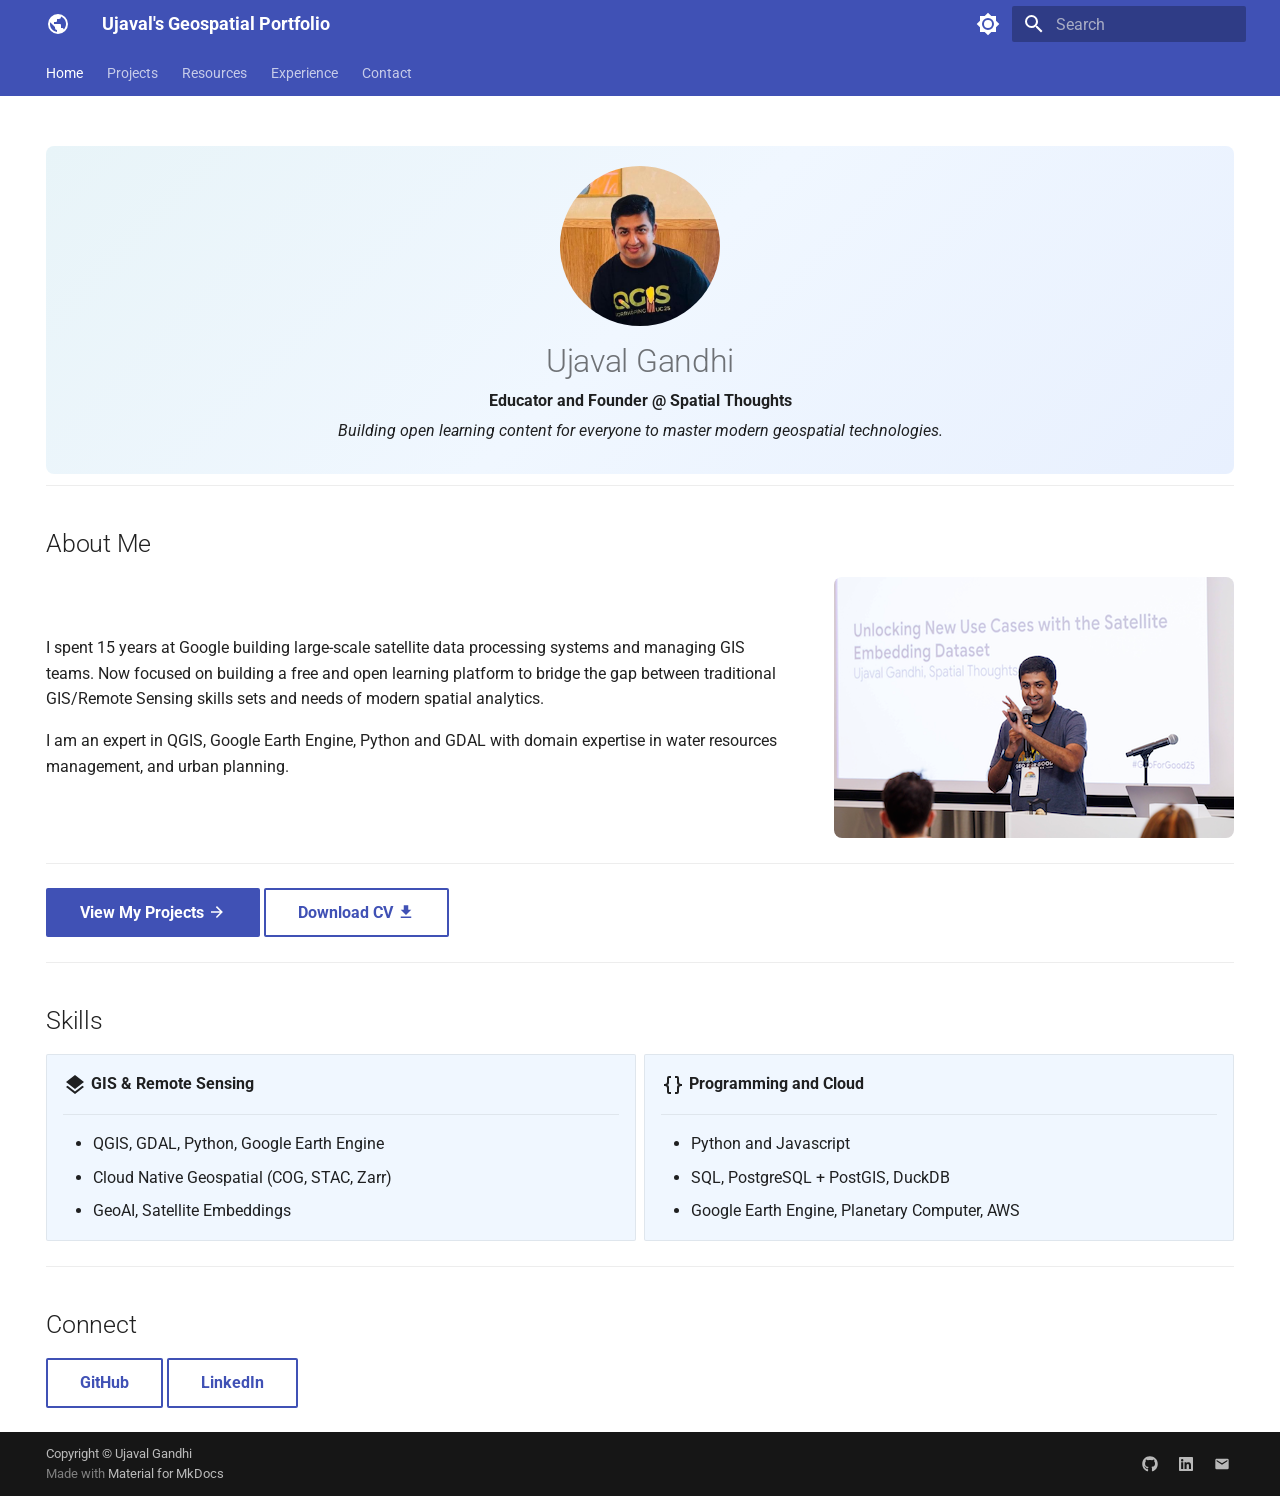
<file: index.html>
<!doctype html>
<html lang="en" class="no-js">
  <head>
    
      <meta charset="utf-8">
      <meta name="viewport" content="width=device-width,initial-scale=1">
      
        <meta name="description" content="Portfolio of Ujaval Gandhi — Educator and Founder @ Spatial Thoughts">
      
      
        <meta name="author" content="Ujaval Gandhi">
      
      
        <link rel="canonical" href="https://spatialthoughts.github.io/">
      
      
      
        <link rel="next" href="projects/">
      
      
        
      
      
      <link rel="icon" href="assets/images/favicon.png">
      <meta name="generator" content="mkdocs-1.6.1, mkdocs-material-9.7.6">
    
    
      
        <title>Ujaval's Geospatial Portfolio</title>
      
    
    
      <link rel="stylesheet" href="assets/stylesheets/main.484c7ddc.min.css">
      
        
        <link rel="stylesheet" href="assets/stylesheets/palette.ab4e12ef.min.css">
      
      


    
    
      
    
    
      
        
        
        <link rel="preconnect" href="https://fonts.gstatic.com" crossorigin>
        <link rel="stylesheet" href="https://fonts.googleapis.com/css?family=Roboto:300,300i,400,400i,700,700i%7CRoboto+Mono:400,400i,700,700i&display=fallback">
        <style>:root{--md-text-font:"Roboto";--md-code-font:"Roboto Mono"}</style>
      
    
    
      <link rel="stylesheet" href="assets/css/extra.css">
    
    <script>__md_scope=new URL(".",location),__md_hash=e=>[...e].reduce(((e,_)=>(e<<5)-e+_.charCodeAt(0)),0),__md_get=(e,_=localStorage,t=__md_scope)=>JSON.parse(_.getItem(t.pathname+"."+e)),__md_set=(e,_,t=localStorage,a=__md_scope)=>{try{t.setItem(a.pathname+"."+e,JSON.stringify(_))}catch(e){}}</script>
    
      

    
    
  </head>
  
  
    
    
      
    
    
    
    
    <body dir="ltr" data-md-color-scheme="default" data-md-color-primary="indigo" data-md-color-accent="blue">
  
    
    <input class="md-toggle" data-md-toggle="drawer" type="checkbox" id="__drawer" autocomplete="off">
    <input class="md-toggle" data-md-toggle="search" type="checkbox" id="__search" autocomplete="off">
    <label class="md-overlay" for="__drawer"></label>
    <div data-md-component="skip">
      
        
        <a href="#about-me" class="md-skip">
          Skip to content
        </a>
      
    </div>
    <div data-md-component="announce">
      
    </div>
    
    
      

<header class="md-header" data-md-component="header">
  <nav class="md-header__inner md-grid" aria-label="Header">
    <a href="." title="Ujaval&#39;s Geospatial Portfolio" class="md-header__button md-logo" aria-label="Ujaval's Geospatial Portfolio" data-md-component="logo">
      
  
  <svg xmlns="http://www.w3.org/2000/svg" viewBox="0 0 24 24"><path d="M17.9 17.39c-.26-.8-1.01-1.39-1.9-1.39h-1v-3a1 1 0 0 0-1-1H8v-2h2a1 1 0 0 0 1-1V7h2a2 2 0 0 0 2-2v-.41a7.984 7.984 0 0 1 2.9 12.8M11 19.93c-3.95-.49-7-3.85-7-7.93 0-.62.08-1.22.21-1.79L9 15v1a2 2 0 0 0 2 2m1-16A10 10 0 0 0 2 12a10 10 0 0 0 10 10 10 10 0 0 0 10-10A10 10 0 0 0 12 2"/></svg>

    </a>
    <label class="md-header__button md-icon" for="__drawer">
      
      <svg xmlns="http://www.w3.org/2000/svg" viewBox="0 0 24 24"><path d="M3 6h18v2H3zm0 5h18v2H3zm0 5h18v2H3z"/></svg>
    </label>
    <div class="md-header__title" data-md-component="header-title">
      <div class="md-header__ellipsis">
        <div class="md-header__topic">
          <span class="md-ellipsis">
            Ujaval's Geospatial Portfolio
          </span>
        </div>
        <div class="md-header__topic" data-md-component="header-topic">
          <span class="md-ellipsis">
            
              Home
            
          </span>
        </div>
      </div>
    </div>
    
      
        <form class="md-header__option" data-md-component="palette">
  
    
    
    
    <input class="md-option" data-md-color-media="" data-md-color-scheme="default" data-md-color-primary="indigo" data-md-color-accent="blue"  aria-label="Switch to dark mode"  type="radio" name="__palette" id="__palette_0">
    
      <label class="md-header__button md-icon" title="Switch to dark mode" for="__palette_1" hidden>
        <svg xmlns="http://www.w3.org/2000/svg" viewBox="0 0 24 24"><path d="M12 8a4 4 0 0 0-4 4 4 4 0 0 0 4 4 4 4 0 0 0 4-4 4 4 0 0 0-4-4m0 10a6 6 0 0 1-6-6 6 6 0 0 1 6-6 6 6 0 0 1 6 6 6 6 0 0 1-6 6m8-9.31V4h-4.69L12 .69 8.69 4H4v4.69L.69 12 4 15.31V20h4.69L12 23.31 15.31 20H20v-4.69L23.31 12z"/></svg>
      </label>
    
  
    
    
    
    <input class="md-option" data-md-color-media="" data-md-color-scheme="slate" data-md-color-primary="indigo" data-md-color-accent="blue"  aria-label="Switch to light mode"  type="radio" name="__palette" id="__palette_1">
    
      <label class="md-header__button md-icon" title="Switch to light mode" for="__palette_0" hidden>
        <svg xmlns="http://www.w3.org/2000/svg" viewBox="0 0 24 24"><path d="M12 18c-.89 0-1.74-.2-2.5-.55C11.56 16.5 13 14.42 13 12s-1.44-4.5-3.5-5.45C10.26 6.2 11.11 6 12 6a6 6 0 0 1 6 6 6 6 0 0 1-6 6m8-9.31V4h-4.69L12 .69 8.69 4H4v4.69L.69 12 4 15.31V20h4.69L12 23.31 15.31 20H20v-4.69L23.31 12z"/></svg>
      </label>
    
  
</form>
      
    
    
      <script>var palette=__md_get("__palette");if(palette&&palette.color){if("(prefers-color-scheme)"===palette.color.media){var media=matchMedia("(prefers-color-scheme: light)"),input=document.querySelector(media.matches?"[data-md-color-media='(prefers-color-scheme: light)']":"[data-md-color-media='(prefers-color-scheme: dark)']");palette.color.media=input.getAttribute("data-md-color-media"),palette.color.scheme=input.getAttribute("data-md-color-scheme"),palette.color.primary=input.getAttribute("data-md-color-primary"),palette.color.accent=input.getAttribute("data-md-color-accent")}for(var[key,value]of Object.entries(palette.color))document.body.setAttribute("data-md-color-"+key,value)}</script>
    
    
    
      
      
        <label class="md-header__button md-icon" for="__search">
          
          <svg xmlns="http://www.w3.org/2000/svg" viewBox="0 0 24 24"><path d="M9.5 3A6.5 6.5 0 0 1 16 9.5c0 1.61-.59 3.09-1.56 4.23l.27.27h.79l5 5-1.5 1.5-5-5v-.79l-.27-.27A6.52 6.52 0 0 1 9.5 16 6.5 6.5 0 0 1 3 9.5 6.5 6.5 0 0 1 9.5 3m0 2C7 5 5 7 5 9.5S7 14 9.5 14 14 12 14 9.5 12 5 9.5 5"/></svg>
        </label>
        <div class="md-search" data-md-component="search" role="dialog">
  <label class="md-search__overlay" for="__search"></label>
  <div class="md-search__inner" role="search">
    <form class="md-search__form" name="search">
      <input type="text" class="md-search__input" name="query" aria-label="Search" placeholder="Search" autocapitalize="off" autocorrect="off" autocomplete="off" spellcheck="false" data-md-component="search-query" required>
      <label class="md-search__icon md-icon" for="__search">
        
        <svg xmlns="http://www.w3.org/2000/svg" viewBox="0 0 24 24"><path d="M9.5 3A6.5 6.5 0 0 1 16 9.5c0 1.61-.59 3.09-1.56 4.23l.27.27h.79l5 5-1.5 1.5-5-5v-.79l-.27-.27A6.52 6.52 0 0 1 9.5 16 6.5 6.5 0 0 1 3 9.5 6.5 6.5 0 0 1 9.5 3m0 2C7 5 5 7 5 9.5S7 14 9.5 14 14 12 14 9.5 12 5 9.5 5"/></svg>
        
        <svg xmlns="http://www.w3.org/2000/svg" viewBox="0 0 24 24"><path d="M20 11v2H8l5.5 5.5-1.42 1.42L4.16 12l7.92-7.92L13.5 5.5 8 11z"/></svg>
      </label>
      <nav class="md-search__options" aria-label="Search">
        
        <button type="reset" class="md-search__icon md-icon" title="Clear" aria-label="Clear" tabindex="-1">
          
          <svg xmlns="http://www.w3.org/2000/svg" viewBox="0 0 24 24"><path d="M19 6.41 17.59 5 12 10.59 6.41 5 5 6.41 10.59 12 5 17.59 6.41 19 12 13.41 17.59 19 19 17.59 13.41 12z"/></svg>
        </button>
      </nav>
      
    </form>
    <div class="md-search__output">
      <div class="md-search__scrollwrap" tabindex="0" data-md-scrollfix>
        <div class="md-search-result" data-md-component="search-result">
          <div class="md-search-result__meta">
            Initializing search
          </div>
          <ol class="md-search-result__list" role="presentation"></ol>
        </div>
      </div>
    </div>
  </div>
</div>
      
    
    
  </nav>
  
</header>
    
    <div class="md-container" data-md-component="container">
      
      
        
          
            
<nav class="md-tabs" aria-label="Tabs" data-md-component="tabs">
  <div class="md-grid">
    <ul class="md-tabs__list">
      
        
  
  
  
    
  
  
    <li class="md-tabs__item md-tabs__item--active">
      <a href="." class="md-tabs__link">
        
  
  
    
  
  Home

      </a>
    </li>
  

      
        
  
  
  
  
    
    
      <li class="md-tabs__item">
        <a href="projects/" class="md-tabs__link">
          
  
  
  Projects

        </a>
      </li>
    
  

      
        
  
  
  
  
    <li class="md-tabs__item">
      <a href="resources/" class="md-tabs__link">
        
  
  
    
  
  Resources

      </a>
    </li>
  

      
        
  
  
  
  
    <li class="md-tabs__item">
      <a href="experience/" class="md-tabs__link">
        
  
  
    
  
  Experience

      </a>
    </li>
  

      
        
  
  
  
  
    <li class="md-tabs__item">
      <a href="contact/" class="md-tabs__link">
        
  
  
    
  
  Contact

      </a>
    </li>
  

      
    </ul>
  </div>
</nav>
          
        
      
      <main class="md-main" data-md-component="main">
        <div class="md-main__inner md-grid">
          
            
              
                
              
              <div class="md-sidebar md-sidebar--primary" data-md-component="sidebar" data-md-type="navigation" hidden>
                <div class="md-sidebar__scrollwrap">
                  <div class="md-sidebar__inner">
                    


  


<nav class="md-nav md-nav--primary md-nav--lifted" aria-label="Navigation" data-md-level="0">
  <label class="md-nav__title" for="__drawer">
    <a href="." title="Ujaval&#39;s Geospatial Portfolio" class="md-nav__button md-logo" aria-label="Ujaval's Geospatial Portfolio" data-md-component="logo">
      
  
  <svg xmlns="http://www.w3.org/2000/svg" viewBox="0 0 24 24"><path d="M17.9 17.39c-.26-.8-1.01-1.39-1.9-1.39h-1v-3a1 1 0 0 0-1-1H8v-2h2a1 1 0 0 0 1-1V7h2a2 2 0 0 0 2-2v-.41a7.984 7.984 0 0 1 2.9 12.8M11 19.93c-3.95-.49-7-3.85-7-7.93 0-.62.08-1.22.21-1.79L9 15v1a2 2 0 0 0 2 2m1-16A10 10 0 0 0 2 12a10 10 0 0 0 10 10 10 10 0 0 0 10-10A10 10 0 0 0 12 2"/></svg>

    </a>
    Ujaval's Geospatial Portfolio
  </label>
  
  <ul class="md-nav__list" data-md-scrollfix>
    
      
      
  
  
    
  
  
  
    <li class="md-nav__item md-nav__item--active">
      
      <input class="md-nav__toggle md-toggle" type="checkbox" id="__toc">
      
      
      
        <label class="md-nav__link md-nav__link--active" for="__toc">
          
  
  
  <span class="md-ellipsis">
    
  
    Home
  

    
  </span>
  
  

          <span class="md-nav__icon md-icon"></span>
        </label>
      
      <a href="." class="md-nav__link md-nav__link--active">
        
  
  
  <span class="md-ellipsis">
    
  
    Home
  

    
  </span>
  
  

      </a>
      
        

<nav class="md-nav md-nav--secondary" aria-label="Table of contents">
  
  
  
  
    <label class="md-nav__title" for="__toc">
      <span class="md-nav__icon md-icon"></span>
      Table of contents
    </label>
    <ul class="md-nav__list" data-md-component="toc" data-md-scrollfix>
      
        <li class="md-nav__item">
  <a href="#about-me" class="md-nav__link">
    <span class="md-ellipsis">
      
        About Me
      
    </span>
  </a>
  
</li>
      
        <li class="md-nav__item">
  <a href="#skills" class="md-nav__link">
    <span class="md-ellipsis">
      
        Skills
      
    </span>
  </a>
  
</li>
      
        <li class="md-nav__item">
  <a href="#connect" class="md-nav__link">
    <span class="md-ellipsis">
      
        Connect
      
    </span>
  </a>
  
</li>
      
    </ul>
  
</nav>
      
    </li>
  

    
      
      
  
  
  
  
    
    
    
    
      
      
    
    
    <li class="md-nav__item md-nav__item--nested">
      
        
        
        <input class="md-nav__toggle md-toggle " type="checkbox" id="__nav_2" >
        
          
          <label class="md-nav__link" for="__nav_2" id="__nav_2_label" tabindex="0">
            
  
  
  <span class="md-ellipsis">
    
  
    Projects
  

    
  </span>
  
  

            <span class="md-nav__icon md-icon"></span>
          </label>
        
        <nav class="md-nav" data-md-level="1" aria-labelledby="__nav_2_label" aria-expanded="false">
          <label class="md-nav__title" for="__nav_2">
            <span class="md-nav__icon md-icon"></span>
            
  
    Projects
  

          </label>
          <ul class="md-nav__list" data-md-scrollfix>
            
              
                
  
  
  
  
    <li class="md-nav__item">
      <a href="projects/" class="md-nav__link">
        
  
  
  <span class="md-ellipsis">
    
  
    All Projects
  

    
  </span>
  
  

      </a>
    </li>
  

              
            
              
                
  
  
  
  
    <li class="md-nav__item">
      <a href="projects/satellite-embedding-project/" class="md-nav__link">
        
  
  
  <span class="md-ellipsis">
    
  
    Google AlphaEarth Embeddings (AEF) Tutorials
  

    
  </span>
  
  

      </a>
    </li>
  

              
            
              
                
  
  
  
  
    <li class="md-nav__item">
      <a href="projects/route-optimization-project/" class="md-nav__link">
        
  
  
  <span class="md-ellipsis">
    
  
    Route Optimization using OpenRouteService
  

    
  </span>
  
  

      </a>
    </li>
  

              
            
              
                
  
  
  
  
    <li class="md-nav__item">
      <a href="projects/climate-trends-project/" class="md-nav__link">
        
  
  
  <span class="md-ellipsis">
    
  
    Climate Trends for the Baltics
  

    
  </span>
  
  

      </a>
    </li>
  

              
            
          </ul>
        </nav>
      
    </li>
  

    
      
      
  
  
  
  
    <li class="md-nav__item">
      <a href="resources/" class="md-nav__link">
        
  
  
  <span class="md-ellipsis">
    
  
    Resources
  

    
  </span>
  
  

      </a>
    </li>
  

    
      
      
  
  
  
  
    <li class="md-nav__item">
      <a href="experience/" class="md-nav__link">
        
  
  
  <span class="md-ellipsis">
    
  
    Experience
  

    
  </span>
  
  

      </a>
    </li>
  

    
      
      
  
  
  
  
    <li class="md-nav__item">
      <a href="contact/" class="md-nav__link">
        
  
  
  <span class="md-ellipsis">
    
  
    Contact
  

    
  </span>
  
  

      </a>
    </li>
  

    
  </ul>
</nav>
                  </div>
                </div>
              </div>
            
            
              
                
              
              <div class="md-sidebar md-sidebar--secondary" data-md-component="sidebar" data-md-type="toc" hidden>
                <div class="md-sidebar__scrollwrap">
                  <div class="md-sidebar__inner">
                    

<nav class="md-nav md-nav--secondary" aria-label="Table of contents">
  
  
  
  
    <label class="md-nav__title" for="__toc">
      <span class="md-nav__icon md-icon"></span>
      Table of contents
    </label>
    <ul class="md-nav__list" data-md-component="toc" data-md-scrollfix>
      
        <li class="md-nav__item">
  <a href="#about-me" class="md-nav__link">
    <span class="md-ellipsis">
      
        About Me
      
    </span>
  </a>
  
</li>
      
        <li class="md-nav__item">
  <a href="#skills" class="md-nav__link">
    <span class="md-ellipsis">
      
        Skills
      
    </span>
  </a>
  
</li>
      
        <li class="md-nav__item">
  <a href="#connect" class="md-nav__link">
    <span class="md-ellipsis">
      
        Connect
      
    </span>
  </a>
  
</li>
      
    </ul>
  
</nav>
                  </div>
                </div>
              </div>
            
          
          
            <div class="md-content" data-md-component="content">
              
              <article class="md-content__inner md-typeset">
                
                  
  




<!--
CHECKLIST FOR THIS PAGE:
- [ ] Replace [YOUR NAME] with your full name (3 places)
- [ ] Replace [YOUR JOB TITLE] with your current or target role
- [ ] Replace [YOUR TAGLINE] with a short phrase describing your focus
- [ ] Rewrite the About Me paragraph with your own words
- [ ] Replace assets/images/profile.png with your actual photo (keep the filename or update it below)
- [ ] Replace assets/images/about.png with your own image (a field photo, map, or workspace shot)
- [ ] Edit the skill cards to match your actual skills (add, remove, or rename cards as needed)
- [ ] Update GitHub and LinkedIn links in the Connect section
- [ ] Add your CV PDF to docs/assets/ and update the filename in the Download CV button
-->

<div class="hero">
  <img src="assets/images/profile.png" alt="[YOUR NAME]" class="profile-photo">
  <h1>Ujaval Gandhi</h1>
  <p><strong>Educator and Founder @ Spatial Thoughts</strong></p>
  <p><em>Building open learning content for everyone to master modern geospatial technologies.</em></p>
</div>

<hr />
<h2 id="about-me">About Me</h2>
<div class="about-section">
<div class="about-text">
<p>I spent 15 years at Google building large-scale satellite data processing systems and managing GIS teams. Now focused on building a free and open learning platform to bridge the gap between traditional GIS/Remote Sensing skills sets and needs of modern spatial analytics. </p>
<p>I am an expert in QGIS, Google Earth Engine, Python and GDAL with domain expertise in water resources management, and urban planning. </p>
</div>
<div class="about-image">
  <img src="assets/images/about.png" alt="About">
</div>
</div>
<hr />
<p><a class="md-button md-button--primary" href="projects/">View My Projects <span class="twemoji"><svg xmlns="http://www.w3.org/2000/svg" viewBox="0 0 24 24"><path d="M4 11v2h12l-5.5 5.5 1.42 1.42L19.84 12l-7.92-7.92L10.5 5.5 16 11z"/></svg></span></a>
<a class="md-button" href="assets/ujaval-CV.pdf">Download CV <span class="twemoji"><svg xmlns="http://www.w3.org/2000/svg" viewBox="0 0 24 24"><path d="M5 20h14v-2H5m14-9h-4V3H9v6H5l7 7z"/></svg></span></a></p>
<hr />
<h2 id="skills">Skills</h2>
<div class="grid cards">
<ul>
<li>
<p><span class="twemoji lg middle"><svg xmlns="http://www.w3.org/2000/svg" viewBox="0 0 24 24"><path d="m12 16 7.36-5.73L21 9l-9-7-9 7 1.63 1.27M12 18.54l-7.38-5.73L3 14.07l9 7 9-7-1.63-1.27z"/></svg></span> <strong>GIS &amp; Remote Sensing</strong></p>
<hr />
<ul>
<li>QGIS, GDAL, Python, Google Earth Engine</li>
<li>Cloud Native Geospatial (COG, STAC, Zarr)</li>
<li>GeoAI, Satellite Embeddings</li>
</ul>
</li>
<li>
<p><span class="twemoji lg middle"><svg xmlns="http://www.w3.org/2000/svg" viewBox="0 0 24 24"><path d="M8 3a2 2 0 0 0-2 2v4a2 2 0 0 1-2 2H3v2h1a2 2 0 0 1 2 2v4a2 2 0 0 0 2 2h2v-2H8v-5a2 2 0 0 0-2-2 2 2 0 0 0 2-2V5h2V3m6 0a2 2 0 0 1 2 2v4a2 2 0 0 0 2 2h1v2h-1a2 2 0 0 0-2 2v4a2 2 0 0 1-2 2h-2v-2h2v-5a2 2 0 0 1 2-2 2 2 0 0 1-2-2V5h-2V3z"/></svg></span> <strong>Programming and Cloud</strong></p>
<hr />
<ul>
<li>Python and Javascript</li>
<li>SQL, PostgreSQL + PostGIS, DuckDB</li>
<li>Google Earth Engine, Planetary Computer, AWS</li>
</ul>
</li>
</ul>
</div>
<hr />
<h2 id="connect">Connect</h2>
<p><a class="md-button" href="https://github.com/spatialthoughts">GitHub</a>
<a class="md-button" href="https://linkedin.com/in/spatialthoughts">LinkedIn</a></p>







  
  




  



                
              </article>
            </div>
          
          
<script>var target=document.getElementById(location.hash.slice(1));target&&target.name&&(target.checked=target.name.startsWith("__tabbed_"))</script>
        </div>
        
          <button type="button" class="md-top md-icon" data-md-component="top" hidden>
  
  <svg xmlns="http://www.w3.org/2000/svg" viewBox="0 0 24 24"><path d="M13 20h-2V8l-5.5 5.5-1.42-1.42L12 4.16l7.92 7.92-1.42 1.42L13 8z"/></svg>
  Back to top
</button>
        
      </main>
      
        <footer class="md-footer">
  
  <div class="md-footer-meta md-typeset">
    <div class="md-footer-meta__inner md-grid">
      <div class="md-copyright">
  
    <div class="md-copyright__highlight">
      Copyright &copy; Ujaval Gandhi
    </div>
  
  
    Made with
    <a href="https://squidfunk.github.io/mkdocs-material/" target="_blank" rel="noopener">
      Material for MkDocs
    </a>
  
</div>
      
        
<div class="md-social">
  
    
    
    
    
      
      
    
    <a href="https://github.com/spatialthoughts" target="_blank" rel="noopener" title="github.com" class="md-social__link">
      <svg xmlns="http://www.w3.org/2000/svg" viewBox="0 0 512 512"><!--! Font Awesome Free 7.1.0 by @fontawesome - https://fontawesome.com License - https://fontawesome.com/license/free (Icons: CC BY 4.0, Fonts: SIL OFL 1.1, Code: MIT License) Copyright 2025 Fonticons, Inc.--><path d="M173.9 397.4c0 2-2.3 3.6-5.2 3.6-3.3.3-5.6-1.3-5.6-3.6 0-2 2.3-3.6 5.2-3.6 3-.3 5.6 1.3 5.6 3.6m-31.1-4.5c-.7 2 1.3 4.3 4.3 4.9 2.6 1 5.6 0 6.2-2s-1.3-4.3-4.3-5.2c-2.6-.7-5.5.3-6.2 2.3m44.2-1.7c-2.9.7-4.9 2.6-4.6 4.9.3 2 2.9 3.3 5.9 2.6 2.9-.7 4.9-2.6 4.6-4.6-.3-1.9-3-3.2-5.9-2.9M252.8 8C114.1 8 8 113.3 8 252c0 110.9 69.8 205.8 169.5 239.2 12.8 2.3 17.3-5.6 17.3-12.1 0-6.2-.3-40.4-.3-61.4 0 0-70 15-84.7-29.8 0 0-11.4-29.1-27.8-36.6 0 0-22.9-15.7 1.6-15.4 0 0 24.9 2 38.6 25.8 21.9 38.6 58.6 27.5 72.9 20.9 2.3-16 8.8-27.1 16-33.7-55.9-6.2-112.3-14.3-112.3-110.5 0-27.5 7.6-41.3 23.6-58.9-2.6-6.5-11.1-33.3 2.6-67.9 20.9-6.5 69 27 69 27 20-5.6 41.5-8.5 62.8-8.5s42.8 2.9 62.8 8.5c0 0 48.1-33.6 69-27 13.7 34.7 5.2 61.4 2.6 67.9 16 17.7 25.8 31.5 25.8 58.9 0 96.5-58.9 104.2-114.8 110.5 9.2 7.9 17 22.9 17 46.4 0 33.7-.3 75.4-.3 83.6 0 6.5 4.6 14.4 17.3 12.1C436.2 457.8 504 362.9 504 252 504 113.3 391.5 8 252.8 8M105.2 352.9c-1.3 1-1 3.3.7 5.2 1.6 1.6 3.9 2.3 5.2 1 1.3-1 1-3.3-.7-5.2-1.6-1.6-3.9-2.3-5.2-1m-10.8-8.1c-.7 1.3.3 2.9 2.3 3.9 1.6 1 3.6.7 4.3-.7.7-1.3-.3-2.9-2.3-3.9-2-.6-3.6-.3-4.3.7m32.4 35.6c-1.6 1.3-1 4.3 1.3 6.2 2.3 2.3 5.2 2.6 6.5 1 1.3-1.3.7-4.3-1.3-6.2-2.2-2.3-5.2-2.6-6.5-1m-11.4-14.7c-1.6 1-1.6 3.6 0 5.9s4.3 3.3 5.6 2.3c1.6-1.3 1.6-3.9 0-6.2-1.4-2.3-4-3.3-5.6-2"/></svg>
    </a>
  
    
    
    
    
      
      
    
    <a href="https://linkedin.com/in/spatialthoughts" target="_blank" rel="noopener" title="linkedin.com" class="md-social__link">
      <svg xmlns="http://www.w3.org/2000/svg" viewBox="0 0 448 512"><!--! Font Awesome Free 7.1.0 by @fontawesome - https://fontawesome.com License - https://fontawesome.com/license/free (Icons: CC BY 4.0, Fonts: SIL OFL 1.1, Code: MIT License) Copyright 2025 Fonticons, Inc.--><path d="M416 32H31.9C14.3 32 0 46.5 0 64.3v383.4C0 465.5 14.3 480 31.9 480H416c17.6 0 32-14.5 32-32.3V64.3c0-17.8-14.4-32.3-32-32.3M135.4 416H69V202.2h66.5V416zM102.2 96a38.5 38.5 0 1 1 0 77 38.5 38.5 0 1 1 0-77m282.1 320h-66.4V312c0-24.8-.5-56.7-34.5-56.7-34.6 0-39.9 27-39.9 54.9V416h-66.4V202.2h63.7v29.2h.9c8.9-16.8 30.6-34.5 62.9-34.5 67.2 0 79.7 44.3 79.7 101.9z"/></svg>
    </a>
  
    
    
    
    
    <a href="mailto:ujaval@spatialthoughts.com" target="_blank" rel="noopener" title="" class="md-social__link">
      <svg xmlns="http://www.w3.org/2000/svg" viewBox="0 0 24 24"><path d="m20 8-8 5-8-5V6l8 5 8-5m0-2H4c-1.11 0-2 .89-2 2v12a2 2 0 0 0 2 2h16a2 2 0 0 0 2-2V6a2 2 0 0 0-2-2"/></svg>
    </a>
  
</div>
      
    </div>
  </div>
</footer>
      
    </div>
    <div class="md-dialog" data-md-component="dialog">
      <div class="md-dialog__inner md-typeset"></div>
    </div>
    
    
    
      
      
      <script id="__config" type="application/json">{"annotate": null, "base": ".", "features": ["navigation.tabs", "navigation.top", "content.code.copy"], "search": "assets/javascripts/workers/search.2c215733.min.js", "tags": null, "translations": {"clipboard.copied": "Copied to clipboard", "clipboard.copy": "Copy to clipboard", "search.result.more.one": "1 more on this page", "search.result.more.other": "# more on this page", "search.result.none": "No matching documents", "search.result.one": "1 matching document", "search.result.other": "# matching documents", "search.result.placeholder": "Type to start searching", "search.result.term.missing": "Missing", "select.version": "Select version"}, "version": null}</script>
    
    
      <script src="assets/javascripts/bundle.79ae519e.min.js"></script>
      
    
  </body>
</html>
</file>
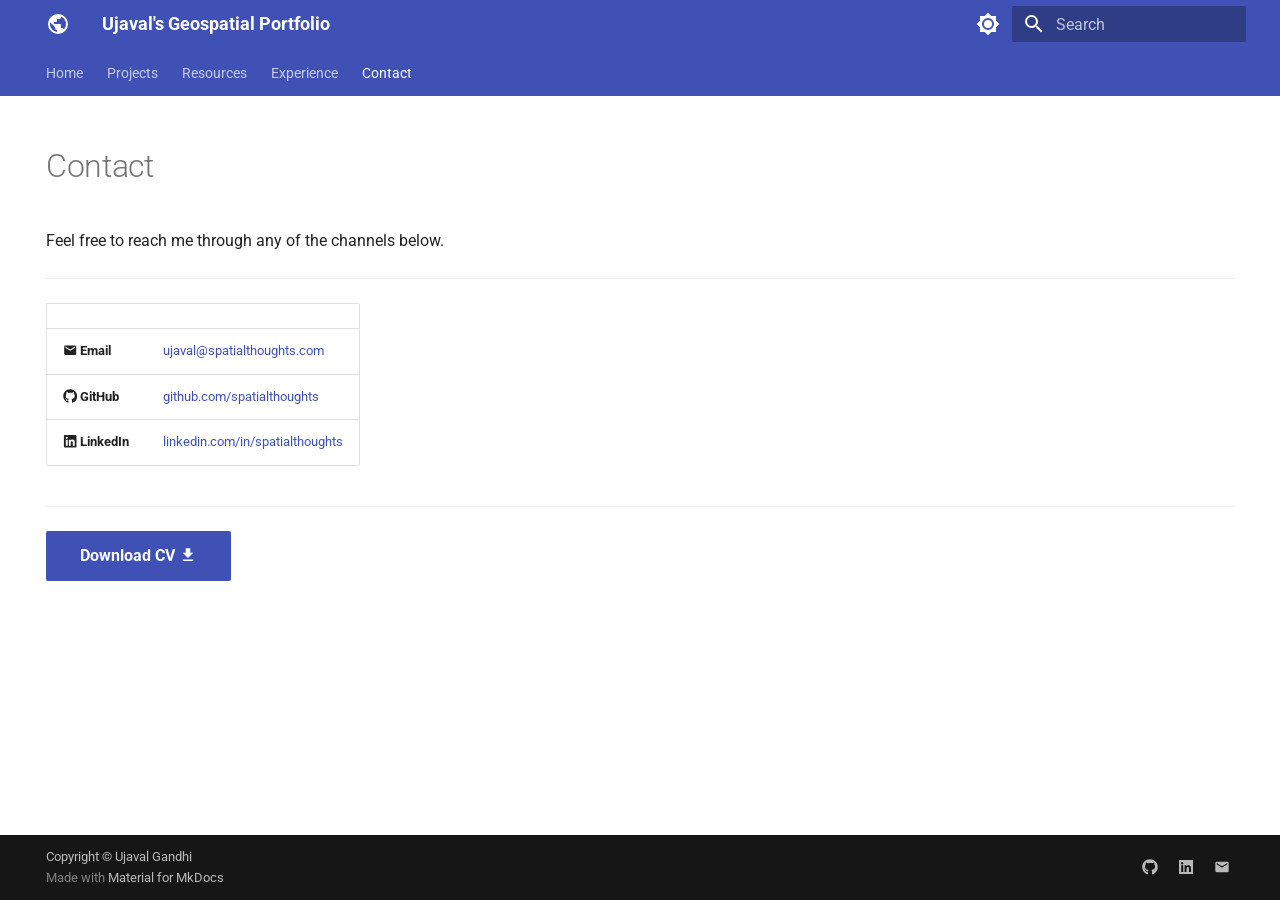
<file: contact/index.html>
<!doctype html>
<html lang="en" class="no-js">
  <head>
    
      <meta charset="utf-8">
      <meta name="viewport" content="width=device-width,initial-scale=1">
      
        <meta name="description" content="Portfolio of Ujaval Gandhi — Educator and Founder @ Spatial Thoughts">
      
      
        <meta name="author" content="Ujaval Gandhi">
      
      
        <link rel="canonical" href="https://spatialthoughts.github.io/contact/">
      
      
        <link rel="prev" href="../experience/">
      
      
      
        
      
      
      <link rel="icon" href="../assets/images/favicon.png">
      <meta name="generator" content="mkdocs-1.6.1, mkdocs-material-9.7.6">
    
    
      
        <title>Contact - Ujaval's Geospatial Portfolio</title>
      
    
    
      <link rel="stylesheet" href="../assets/stylesheets/main.484c7ddc.min.css">
      
        
        <link rel="stylesheet" href="../assets/stylesheets/palette.ab4e12ef.min.css">
      
      


    
    
      
    
    
      
        
        
        <link rel="preconnect" href="https://fonts.gstatic.com" crossorigin>
        <link rel="stylesheet" href="https://fonts.googleapis.com/css?family=Roboto:300,300i,400,400i,700,700i%7CRoboto+Mono:400,400i,700,700i&display=fallback">
        <style>:root{--md-text-font:"Roboto";--md-code-font:"Roboto Mono"}</style>
      
    
    
      <link rel="stylesheet" href="../assets/css/extra.css">
    
    <script>__md_scope=new URL("..",location),__md_hash=e=>[...e].reduce(((e,_)=>(e<<5)-e+_.charCodeAt(0)),0),__md_get=(e,_=localStorage,t=__md_scope)=>JSON.parse(_.getItem(t.pathname+"."+e)),__md_set=(e,_,t=localStorage,a=__md_scope)=>{try{t.setItem(a.pathname+"."+e,JSON.stringify(_))}catch(e){}}</script>
    
      

    
    
  </head>
  
  
    
    
      
    
    
    
    
    <body dir="ltr" data-md-color-scheme="default" data-md-color-primary="indigo" data-md-color-accent="blue">
  
    
    <input class="md-toggle" data-md-toggle="drawer" type="checkbox" id="__drawer" autocomplete="off">
    <input class="md-toggle" data-md-toggle="search" type="checkbox" id="__search" autocomplete="off">
    <label class="md-overlay" for="__drawer"></label>
    <div data-md-component="skip">
      
        
        <a href="#contact" class="md-skip">
          Skip to content
        </a>
      
    </div>
    <div data-md-component="announce">
      
    </div>
    
    
      

<header class="md-header" data-md-component="header">
  <nav class="md-header__inner md-grid" aria-label="Header">
    <a href=".." title="Ujaval&#39;s Geospatial Portfolio" class="md-header__button md-logo" aria-label="Ujaval's Geospatial Portfolio" data-md-component="logo">
      
  
  <svg xmlns="http://www.w3.org/2000/svg" viewBox="0 0 24 24"><path d="M17.9 17.39c-.26-.8-1.01-1.39-1.9-1.39h-1v-3a1 1 0 0 0-1-1H8v-2h2a1 1 0 0 0 1-1V7h2a2 2 0 0 0 2-2v-.41a7.984 7.984 0 0 1 2.9 12.8M11 19.93c-3.95-.49-7-3.85-7-7.93 0-.62.08-1.22.21-1.79L9 15v1a2 2 0 0 0 2 2m1-16A10 10 0 0 0 2 12a10 10 0 0 0 10 10 10 10 0 0 0 10-10A10 10 0 0 0 12 2"/></svg>

    </a>
    <label class="md-header__button md-icon" for="__drawer">
      
      <svg xmlns="http://www.w3.org/2000/svg" viewBox="0 0 24 24"><path d="M3 6h18v2H3zm0 5h18v2H3zm0 5h18v2H3z"/></svg>
    </label>
    <div class="md-header__title" data-md-component="header-title">
      <div class="md-header__ellipsis">
        <div class="md-header__topic">
          <span class="md-ellipsis">
            Ujaval's Geospatial Portfolio
          </span>
        </div>
        <div class="md-header__topic" data-md-component="header-topic">
          <span class="md-ellipsis">
            
              Contact
            
          </span>
        </div>
      </div>
    </div>
    
      
        <form class="md-header__option" data-md-component="palette">
  
    
    
    
    <input class="md-option" data-md-color-media="" data-md-color-scheme="default" data-md-color-primary="indigo" data-md-color-accent="blue"  aria-label="Switch to dark mode"  type="radio" name="__palette" id="__palette_0">
    
      <label class="md-header__button md-icon" title="Switch to dark mode" for="__palette_1" hidden>
        <svg xmlns="http://www.w3.org/2000/svg" viewBox="0 0 24 24"><path d="M12 8a4 4 0 0 0-4 4 4 4 0 0 0 4 4 4 4 0 0 0 4-4 4 4 0 0 0-4-4m0 10a6 6 0 0 1-6-6 6 6 0 0 1 6-6 6 6 0 0 1 6 6 6 6 0 0 1-6 6m8-9.31V4h-4.69L12 .69 8.69 4H4v4.69L.69 12 4 15.31V20h4.69L12 23.31 15.31 20H20v-4.69L23.31 12z"/></svg>
      </label>
    
  
    
    
    
    <input class="md-option" data-md-color-media="" data-md-color-scheme="slate" data-md-color-primary="indigo" data-md-color-accent="blue"  aria-label="Switch to light mode"  type="radio" name="__palette" id="__palette_1">
    
      <label class="md-header__button md-icon" title="Switch to light mode" for="__palette_0" hidden>
        <svg xmlns="http://www.w3.org/2000/svg" viewBox="0 0 24 24"><path d="M12 18c-.89 0-1.74-.2-2.5-.55C11.56 16.5 13 14.42 13 12s-1.44-4.5-3.5-5.45C10.26 6.2 11.11 6 12 6a6 6 0 0 1 6 6 6 6 0 0 1-6 6m8-9.31V4h-4.69L12 .69 8.69 4H4v4.69L.69 12 4 15.31V20h4.69L12 23.31 15.31 20H20v-4.69L23.31 12z"/></svg>
      </label>
    
  
</form>
      
    
    
      <script>var palette=__md_get("__palette");if(palette&&palette.color){if("(prefers-color-scheme)"===palette.color.media){var media=matchMedia("(prefers-color-scheme: light)"),input=document.querySelector(media.matches?"[data-md-color-media='(prefers-color-scheme: light)']":"[data-md-color-media='(prefers-color-scheme: dark)']");palette.color.media=input.getAttribute("data-md-color-media"),palette.color.scheme=input.getAttribute("data-md-color-scheme"),palette.color.primary=input.getAttribute("data-md-color-primary"),palette.color.accent=input.getAttribute("data-md-color-accent")}for(var[key,value]of Object.entries(palette.color))document.body.setAttribute("data-md-color-"+key,value)}</script>
    
    
    
      
      
        <label class="md-header__button md-icon" for="__search">
          
          <svg xmlns="http://www.w3.org/2000/svg" viewBox="0 0 24 24"><path d="M9.5 3A6.5 6.5 0 0 1 16 9.5c0 1.61-.59 3.09-1.56 4.23l.27.27h.79l5 5-1.5 1.5-5-5v-.79l-.27-.27A6.52 6.52 0 0 1 9.5 16 6.5 6.5 0 0 1 3 9.5 6.5 6.5 0 0 1 9.5 3m0 2C7 5 5 7 5 9.5S7 14 9.5 14 14 12 14 9.5 12 5 9.5 5"/></svg>
        </label>
        <div class="md-search" data-md-component="search" role="dialog">
  <label class="md-search__overlay" for="__search"></label>
  <div class="md-search__inner" role="search">
    <form class="md-search__form" name="search">
      <input type="text" class="md-search__input" name="query" aria-label="Search" placeholder="Search" autocapitalize="off" autocorrect="off" autocomplete="off" spellcheck="false" data-md-component="search-query" required>
      <label class="md-search__icon md-icon" for="__search">
        
        <svg xmlns="http://www.w3.org/2000/svg" viewBox="0 0 24 24"><path d="M9.5 3A6.5 6.5 0 0 1 16 9.5c0 1.61-.59 3.09-1.56 4.23l.27.27h.79l5 5-1.5 1.5-5-5v-.79l-.27-.27A6.52 6.52 0 0 1 9.5 16 6.5 6.5 0 0 1 3 9.5 6.5 6.5 0 0 1 9.5 3m0 2C7 5 5 7 5 9.5S7 14 9.5 14 14 12 14 9.5 12 5 9.5 5"/></svg>
        
        <svg xmlns="http://www.w3.org/2000/svg" viewBox="0 0 24 24"><path d="M20 11v2H8l5.5 5.5-1.42 1.42L4.16 12l7.92-7.92L13.5 5.5 8 11z"/></svg>
      </label>
      <nav class="md-search__options" aria-label="Search">
        
        <button type="reset" class="md-search__icon md-icon" title="Clear" aria-label="Clear" tabindex="-1">
          
          <svg xmlns="http://www.w3.org/2000/svg" viewBox="0 0 24 24"><path d="M19 6.41 17.59 5 12 10.59 6.41 5 5 6.41 10.59 12 5 17.59 6.41 19 12 13.41 17.59 19 19 17.59 13.41 12z"/></svg>
        </button>
      </nav>
      
    </form>
    <div class="md-search__output">
      <div class="md-search__scrollwrap" tabindex="0" data-md-scrollfix>
        <div class="md-search-result" data-md-component="search-result">
          <div class="md-search-result__meta">
            Initializing search
          </div>
          <ol class="md-search-result__list" role="presentation"></ol>
        </div>
      </div>
    </div>
  </div>
</div>
      
    
    
  </nav>
  
</header>
    
    <div class="md-container" data-md-component="container">
      
      
        
          
            
<nav class="md-tabs" aria-label="Tabs" data-md-component="tabs">
  <div class="md-grid">
    <ul class="md-tabs__list">
      
        
  
  
  
  
    <li class="md-tabs__item">
      <a href=".." class="md-tabs__link">
        
  
  
    
  
  Home

      </a>
    </li>
  

      
        
  
  
  
  
    
    
      <li class="md-tabs__item">
        <a href="../projects/" class="md-tabs__link">
          
  
  
  Projects

        </a>
      </li>
    
  

      
        
  
  
  
  
    <li class="md-tabs__item">
      <a href="../resources/" class="md-tabs__link">
        
  
  
    
  
  Resources

      </a>
    </li>
  

      
        
  
  
  
  
    <li class="md-tabs__item">
      <a href="../experience/" class="md-tabs__link">
        
  
  
    
  
  Experience

      </a>
    </li>
  

      
        
  
  
  
    
  
  
    <li class="md-tabs__item md-tabs__item--active">
      <a href="./" class="md-tabs__link">
        
  
  
    
  
  Contact

      </a>
    </li>
  

      
    </ul>
  </div>
</nav>
          
        
      
      <main class="md-main" data-md-component="main">
        <div class="md-main__inner md-grid">
          
            
              
                
              
              <div class="md-sidebar md-sidebar--primary" data-md-component="sidebar" data-md-type="navigation" hidden>
                <div class="md-sidebar__scrollwrap">
                  <div class="md-sidebar__inner">
                    


  


<nav class="md-nav md-nav--primary md-nav--lifted" aria-label="Navigation" data-md-level="0">
  <label class="md-nav__title" for="__drawer">
    <a href=".." title="Ujaval&#39;s Geospatial Portfolio" class="md-nav__button md-logo" aria-label="Ujaval's Geospatial Portfolio" data-md-component="logo">
      
  
  <svg xmlns="http://www.w3.org/2000/svg" viewBox="0 0 24 24"><path d="M17.9 17.39c-.26-.8-1.01-1.39-1.9-1.39h-1v-3a1 1 0 0 0-1-1H8v-2h2a1 1 0 0 0 1-1V7h2a2 2 0 0 0 2-2v-.41a7.984 7.984 0 0 1 2.9 12.8M11 19.93c-3.95-.49-7-3.85-7-7.93 0-.62.08-1.22.21-1.79L9 15v1a2 2 0 0 0 2 2m1-16A10 10 0 0 0 2 12a10 10 0 0 0 10 10 10 10 0 0 0 10-10A10 10 0 0 0 12 2"/></svg>

    </a>
    Ujaval's Geospatial Portfolio
  </label>
  
  <ul class="md-nav__list" data-md-scrollfix>
    
      
      
  
  
  
  
    <li class="md-nav__item">
      <a href=".." class="md-nav__link">
        
  
  
  <span class="md-ellipsis">
    
  
    Home
  

    
  </span>
  
  

      </a>
    </li>
  

    
      
      
  
  
  
  
    
    
    
    
      
      
    
    
    <li class="md-nav__item md-nav__item--nested">
      
        
        
        <input class="md-nav__toggle md-toggle " type="checkbox" id="__nav_2" >
        
          
          <label class="md-nav__link" for="__nav_2" id="__nav_2_label" tabindex="0">
            
  
  
  <span class="md-ellipsis">
    
  
    Projects
  

    
  </span>
  
  

            <span class="md-nav__icon md-icon"></span>
          </label>
        
        <nav class="md-nav" data-md-level="1" aria-labelledby="__nav_2_label" aria-expanded="false">
          <label class="md-nav__title" for="__nav_2">
            <span class="md-nav__icon md-icon"></span>
            
  
    Projects
  

          </label>
          <ul class="md-nav__list" data-md-scrollfix>
            
              
                
  
  
  
  
    <li class="md-nav__item">
      <a href="../projects/" class="md-nav__link">
        
  
  
  <span class="md-ellipsis">
    
  
    All Projects
  

    
  </span>
  
  

      </a>
    </li>
  

              
            
              
                
  
  
  
  
    <li class="md-nav__item">
      <a href="../projects/satellite-embedding-project/" class="md-nav__link">
        
  
  
  <span class="md-ellipsis">
    
  
    Google AlphaEarth Embeddings (AEF) Tutorials
  

    
  </span>
  
  

      </a>
    </li>
  

              
            
              
                
  
  
  
  
    <li class="md-nav__item">
      <a href="../projects/route-optimization-project/" class="md-nav__link">
        
  
  
  <span class="md-ellipsis">
    
  
    Route Optimization using OpenRouteService
  

    
  </span>
  
  

      </a>
    </li>
  

              
            
              
                
  
  
  
  
    <li class="md-nav__item">
      <a href="../projects/climate-trends-project/" class="md-nav__link">
        
  
  
  <span class="md-ellipsis">
    
  
    Climate Trends for the Baltics
  

    
  </span>
  
  

      </a>
    </li>
  

              
            
          </ul>
        </nav>
      
    </li>
  

    
      
      
  
  
  
  
    <li class="md-nav__item">
      <a href="../resources/" class="md-nav__link">
        
  
  
  <span class="md-ellipsis">
    
  
    Resources
  

    
  </span>
  
  

      </a>
    </li>
  

    
      
      
  
  
  
  
    <li class="md-nav__item">
      <a href="../experience/" class="md-nav__link">
        
  
  
  <span class="md-ellipsis">
    
  
    Experience
  

    
  </span>
  
  

      </a>
    </li>
  

    
      
      
  
  
    
  
  
  
    <li class="md-nav__item md-nav__item--active">
      
      <input class="md-nav__toggle md-toggle" type="checkbox" id="__toc">
      
      
        
      
      
      <a href="./" class="md-nav__link md-nav__link--active">
        
  
  
  <span class="md-ellipsis">
    
  
    Contact
  

    
  </span>
  
  

      </a>
      
    </li>
  

    
  </ul>
</nav>
                  </div>
                </div>
              </div>
            
            
              
                
              
              <div class="md-sidebar md-sidebar--secondary" data-md-component="sidebar" data-md-type="toc" hidden>
                <div class="md-sidebar__scrollwrap">
                  <div class="md-sidebar__inner">
                    

<nav class="md-nav md-nav--secondary" aria-label="Table of contents">
  
  
  
    
  
  
</nav>
                  </div>
                </div>
              </div>
            
          
          
            <div class="md-content" data-md-component="content">
              
              <article class="md-content__inner md-typeset">
                
                  
  




<!--
CHECKLIST FOR THIS PAGE:
- [ ] Replace [YOUR-EMAIL-ADDRESS] with your actual email
- [ ] Replace [YOUR-GITHUB-USERNAME] with your GitHub username
- [ ] Replace [YOUR-LINKEDIN-USERNAME] with your LinkedIn username
- [ ] Replace [YOUR-NAME] in the CV link with the actual filename of your PDF
- [ ] Delete the Twitter/X row if you don't use it
- [ ] Delete the ResearchGate row if not applicable
-->

<h1 id="contact">Contact</h1>
<p>Feel free to reach me through any of the channels below.</p>
<hr />
<table>
<thead>
<tr>
<th></th>
<th></th>
</tr>
</thead>
<tbody>
<tr>
<td><span class="twemoji"><svg xmlns="http://www.w3.org/2000/svg" viewBox="0 0 24 24"><path d="m20 8-8 5-8-5V6l8 5 8-5m0-2H4c-1.11 0-2 .89-2 2v12a2 2 0 0 0 2 2h16a2 2 0 0 0 2-2V6a2 2 0 0 0-2-2"/></svg></span> <strong>Email</strong></td>
<td><a href="mailto:ujaval@spatialthoughts.com">ujaval@spatialthoughts.com</a></td>
</tr>
<tr>
<td><span class="twemoji"><svg xmlns="http://www.w3.org/2000/svg" viewBox="0 0 512 512"><!--! Font Awesome Free 7.1.0 by @fontawesome - https://fontawesome.com License - https://fontawesome.com/license/free (Icons: CC BY 4.0, Fonts: SIL OFL 1.1, Code: MIT License) Copyright 2025 Fonticons, Inc.--><path d="M173.9 397.4c0 2-2.3 3.6-5.2 3.6-3.3.3-5.6-1.3-5.6-3.6 0-2 2.3-3.6 5.2-3.6 3-.3 5.6 1.3 5.6 3.6m-31.1-4.5c-.7 2 1.3 4.3 4.3 4.9 2.6 1 5.6 0 6.2-2s-1.3-4.3-4.3-5.2c-2.6-.7-5.5.3-6.2 2.3m44.2-1.7c-2.9.7-4.9 2.6-4.6 4.9.3 2 2.9 3.3 5.9 2.6 2.9-.7 4.9-2.6 4.6-4.6-.3-1.9-3-3.2-5.9-2.9M252.8 8C114.1 8 8 113.3 8 252c0 110.9 69.8 205.8 169.5 239.2 12.8 2.3 17.3-5.6 17.3-12.1 0-6.2-.3-40.4-.3-61.4 0 0-70 15-84.7-29.8 0 0-11.4-29.1-27.8-36.6 0 0-22.9-15.7 1.6-15.4 0 0 24.9 2 38.6 25.8 21.9 38.6 58.6 27.5 72.9 20.9 2.3-16 8.8-27.1 16-33.7-55.9-6.2-112.3-14.3-112.3-110.5 0-27.5 7.6-41.3 23.6-58.9-2.6-6.5-11.1-33.3 2.6-67.9 20.9-6.5 69 27 69 27 20-5.6 41.5-8.5 62.8-8.5s42.8 2.9 62.8 8.5c0 0 48.1-33.6 69-27 13.7 34.7 5.2 61.4 2.6 67.9 16 17.7 25.8 31.5 25.8 58.9 0 96.5-58.9 104.2-114.8 110.5 9.2 7.9 17 22.9 17 46.4 0 33.7-.3 75.4-.3 83.6 0 6.5 4.6 14.4 17.3 12.1C436.2 457.8 504 362.9 504 252 504 113.3 391.5 8 252.8 8M105.2 352.9c-1.3 1-1 3.3.7 5.2 1.6 1.6 3.9 2.3 5.2 1 1.3-1 1-3.3-.7-5.2-1.6-1.6-3.9-2.3-5.2-1m-10.8-8.1c-.7 1.3.3 2.9 2.3 3.9 1.6 1 3.6.7 4.3-.7.7-1.3-.3-2.9-2.3-3.9-2-.6-3.6-.3-4.3.7m32.4 35.6c-1.6 1.3-1 4.3 1.3 6.2 2.3 2.3 5.2 2.6 6.5 1 1.3-1.3.7-4.3-1.3-6.2-2.2-2.3-5.2-2.6-6.5-1m-11.4-14.7c-1.6 1-1.6 3.6 0 5.9s4.3 3.3 5.6 2.3c1.6-1.3 1.6-3.9 0-6.2-1.4-2.3-4-3.3-5.6-2"/></svg></span> <strong>GitHub</strong></td>
<td><a href="https://github.com/spatialthoughts">github.com/spatialthoughts</a></td>
</tr>
<tr>
<td><span class="twemoji"><svg xmlns="http://www.w3.org/2000/svg" viewBox="0 0 448 512"><!--! Font Awesome Free 7.1.0 by @fontawesome - https://fontawesome.com License - https://fontawesome.com/license/free (Icons: CC BY 4.0, Fonts: SIL OFL 1.1, Code: MIT License) Copyright 2025 Fonticons, Inc.--><path d="M416 32H31.9C14.3 32 0 46.5 0 64.3v383.4C0 465.5 14.3 480 31.9 480H416c17.6 0 32-14.5 32-32.3V64.3c0-17.8-14.4-32.3-32-32.3M135.4 416H69V202.2h66.5V416zM102.2 96a38.5 38.5 0 1 1 0 77 38.5 38.5 0 1 1 0-77m282.1 320h-66.4V312c0-24.8-.5-56.7-34.5-56.7-34.6 0-39.9 27-39.9 54.9V416h-66.4V202.2h63.7v29.2h.9c8.9-16.8 30.6-34.5 62.9-34.5 67.2 0 79.7 44.3 79.7 101.9z"/></svg></span> <strong>LinkedIn</strong></td>
<td><a href="https://linkedin.com/in/spatialthoughts">linkedin.com/in/spatialthoughts</a></td>
</tr>
</tbody>
</table>
<hr />
<p><a class="md-button md-button--primary" href="../assets/ujaval-CV.pdf">Download CV <span class="twemoji"><svg xmlns="http://www.w3.org/2000/svg" viewBox="0 0 24 24"><path d="M5 20h14v-2H5m14-9h-4V3H9v6H5l7 7z"/></svg></span></a></p>







  
  




  



                
              </article>
            </div>
          
          
<script>var target=document.getElementById(location.hash.slice(1));target&&target.name&&(target.checked=target.name.startsWith("__tabbed_"))</script>
        </div>
        
          <button type="button" class="md-top md-icon" data-md-component="top" hidden>
  
  <svg xmlns="http://www.w3.org/2000/svg" viewBox="0 0 24 24"><path d="M13 20h-2V8l-5.5 5.5-1.42-1.42L12 4.16l7.92 7.92-1.42 1.42L13 8z"/></svg>
  Back to top
</button>
        
      </main>
      
        <footer class="md-footer">
  
  <div class="md-footer-meta md-typeset">
    <div class="md-footer-meta__inner md-grid">
      <div class="md-copyright">
  
    <div class="md-copyright__highlight">
      Copyright &copy; Ujaval Gandhi
    </div>
  
  
    Made with
    <a href="https://squidfunk.github.io/mkdocs-material/" target="_blank" rel="noopener">
      Material for MkDocs
    </a>
  
</div>
      
        
<div class="md-social">
  
    
    
    
    
      
      
    
    <a href="https://github.com/spatialthoughts" target="_blank" rel="noopener" title="github.com" class="md-social__link">
      <svg xmlns="http://www.w3.org/2000/svg" viewBox="0 0 512 512"><!--! Font Awesome Free 7.1.0 by @fontawesome - https://fontawesome.com License - https://fontawesome.com/license/free (Icons: CC BY 4.0, Fonts: SIL OFL 1.1, Code: MIT License) Copyright 2025 Fonticons, Inc.--><path d="M173.9 397.4c0 2-2.3 3.6-5.2 3.6-3.3.3-5.6-1.3-5.6-3.6 0-2 2.3-3.6 5.2-3.6 3-.3 5.6 1.3 5.6 3.6m-31.1-4.5c-.7 2 1.3 4.3 4.3 4.9 2.6 1 5.6 0 6.2-2s-1.3-4.3-4.3-5.2c-2.6-.7-5.5.3-6.2 2.3m44.2-1.7c-2.9.7-4.9 2.6-4.6 4.9.3 2 2.9 3.3 5.9 2.6 2.9-.7 4.9-2.6 4.6-4.6-.3-1.9-3-3.2-5.9-2.9M252.8 8C114.1 8 8 113.3 8 252c0 110.9 69.8 205.8 169.5 239.2 12.8 2.3 17.3-5.6 17.3-12.1 0-6.2-.3-40.4-.3-61.4 0 0-70 15-84.7-29.8 0 0-11.4-29.1-27.8-36.6 0 0-22.9-15.7 1.6-15.4 0 0 24.9 2 38.6 25.8 21.9 38.6 58.6 27.5 72.9 20.9 2.3-16 8.8-27.1 16-33.7-55.9-6.2-112.3-14.3-112.3-110.5 0-27.5 7.6-41.3 23.6-58.9-2.6-6.5-11.1-33.3 2.6-67.9 20.9-6.5 69 27 69 27 20-5.6 41.5-8.5 62.8-8.5s42.8 2.9 62.8 8.5c0 0 48.1-33.6 69-27 13.7 34.7 5.2 61.4 2.6 67.9 16 17.7 25.8 31.5 25.8 58.9 0 96.5-58.9 104.2-114.8 110.5 9.2 7.9 17 22.9 17 46.4 0 33.7-.3 75.4-.3 83.6 0 6.5 4.6 14.4 17.3 12.1C436.2 457.8 504 362.9 504 252 504 113.3 391.5 8 252.8 8M105.2 352.9c-1.3 1-1 3.3.7 5.2 1.6 1.6 3.9 2.3 5.2 1 1.3-1 1-3.3-.7-5.2-1.6-1.6-3.9-2.3-5.2-1m-10.8-8.1c-.7 1.3.3 2.9 2.3 3.9 1.6 1 3.6.7 4.3-.7.7-1.3-.3-2.9-2.3-3.9-2-.6-3.6-.3-4.3.7m32.4 35.6c-1.6 1.3-1 4.3 1.3 6.2 2.3 2.3 5.2 2.6 6.5 1 1.3-1.3.7-4.3-1.3-6.2-2.2-2.3-5.2-2.6-6.5-1m-11.4-14.7c-1.6 1-1.6 3.6 0 5.9s4.3 3.3 5.6 2.3c1.6-1.3 1.6-3.9 0-6.2-1.4-2.3-4-3.3-5.6-2"/></svg>
    </a>
  
    
    
    
    
      
      
    
    <a href="https://linkedin.com/in/spatialthoughts" target="_blank" rel="noopener" title="linkedin.com" class="md-social__link">
      <svg xmlns="http://www.w3.org/2000/svg" viewBox="0 0 448 512"><!--! Font Awesome Free 7.1.0 by @fontawesome - https://fontawesome.com License - https://fontawesome.com/license/free (Icons: CC BY 4.0, Fonts: SIL OFL 1.1, Code: MIT License) Copyright 2025 Fonticons, Inc.--><path d="M416 32H31.9C14.3 32 0 46.5 0 64.3v383.4C0 465.5 14.3 480 31.9 480H416c17.6 0 32-14.5 32-32.3V64.3c0-17.8-14.4-32.3-32-32.3M135.4 416H69V202.2h66.5V416zM102.2 96a38.5 38.5 0 1 1 0 77 38.5 38.5 0 1 1 0-77m282.1 320h-66.4V312c0-24.8-.5-56.7-34.5-56.7-34.6 0-39.9 27-39.9 54.9V416h-66.4V202.2h63.7v29.2h.9c8.9-16.8 30.6-34.5 62.9-34.5 67.2 0 79.7 44.3 79.7 101.9z"/></svg>
    </a>
  
    
    
    
    
    <a href="mailto:ujaval@spatialthoughts.com" target="_blank" rel="noopener" title="" class="md-social__link">
      <svg xmlns="http://www.w3.org/2000/svg" viewBox="0 0 24 24"><path d="m20 8-8 5-8-5V6l8 5 8-5m0-2H4c-1.11 0-2 .89-2 2v12a2 2 0 0 0 2 2h16a2 2 0 0 0 2-2V6a2 2 0 0 0-2-2"/></svg>
    </a>
  
</div>
      
    </div>
  </div>
</footer>
      
    </div>
    <div class="md-dialog" data-md-component="dialog">
      <div class="md-dialog__inner md-typeset"></div>
    </div>
    
    
    
      
      
      <script id="__config" type="application/json">{"annotate": null, "base": "..", "features": ["navigation.tabs", "navigation.top", "content.code.copy"], "search": "../assets/javascripts/workers/search.2c215733.min.js", "tags": null, "translations": {"clipboard.copied": "Copied to clipboard", "clipboard.copy": "Copy to clipboard", "search.result.more.one": "1 more on this page", "search.result.more.other": "# more on this page", "search.result.none": "No matching documents", "search.result.one": "1 matching document", "search.result.other": "# matching documents", "search.result.placeholder": "Type to start searching", "search.result.term.missing": "Missing", "select.version": "Select version"}, "version": null}</script>
    
    
      <script src="../assets/javascripts/bundle.79ae519e.min.js"></script>
      
    
  </body>
</html>
</file>
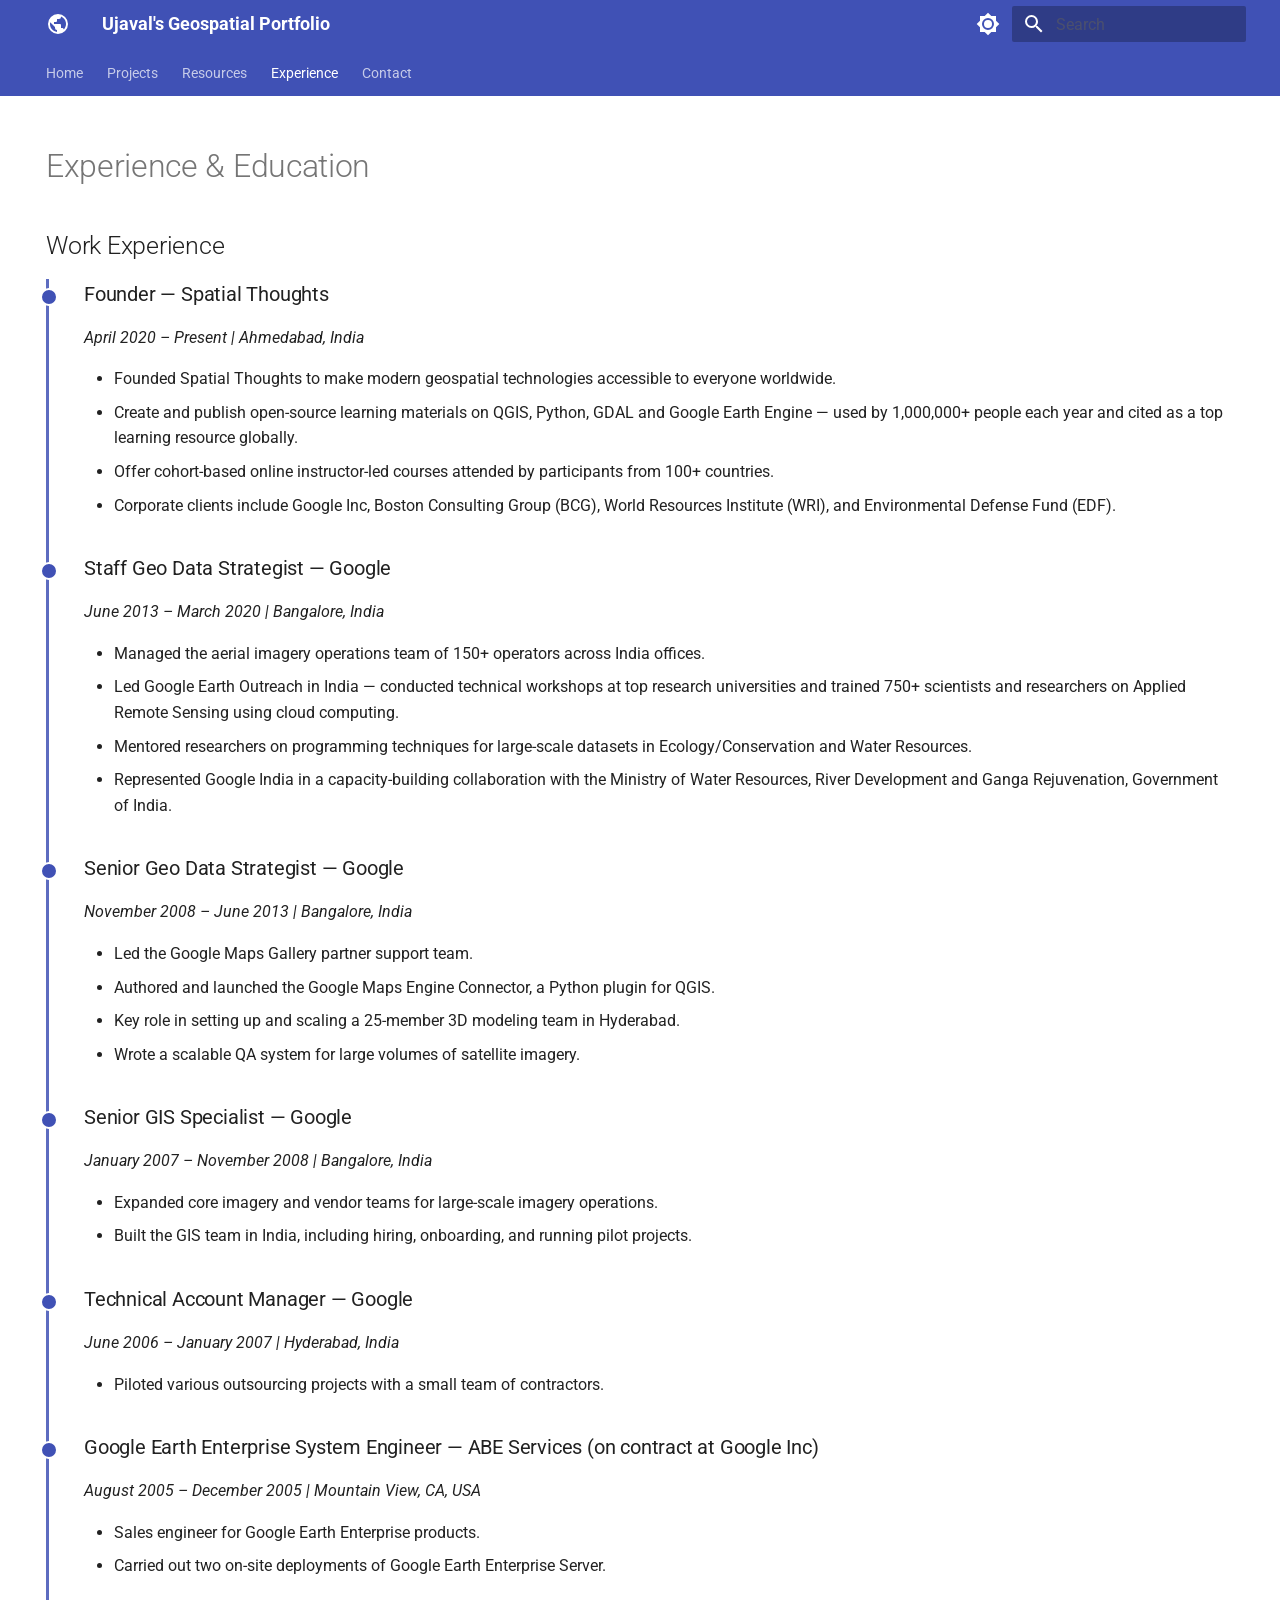
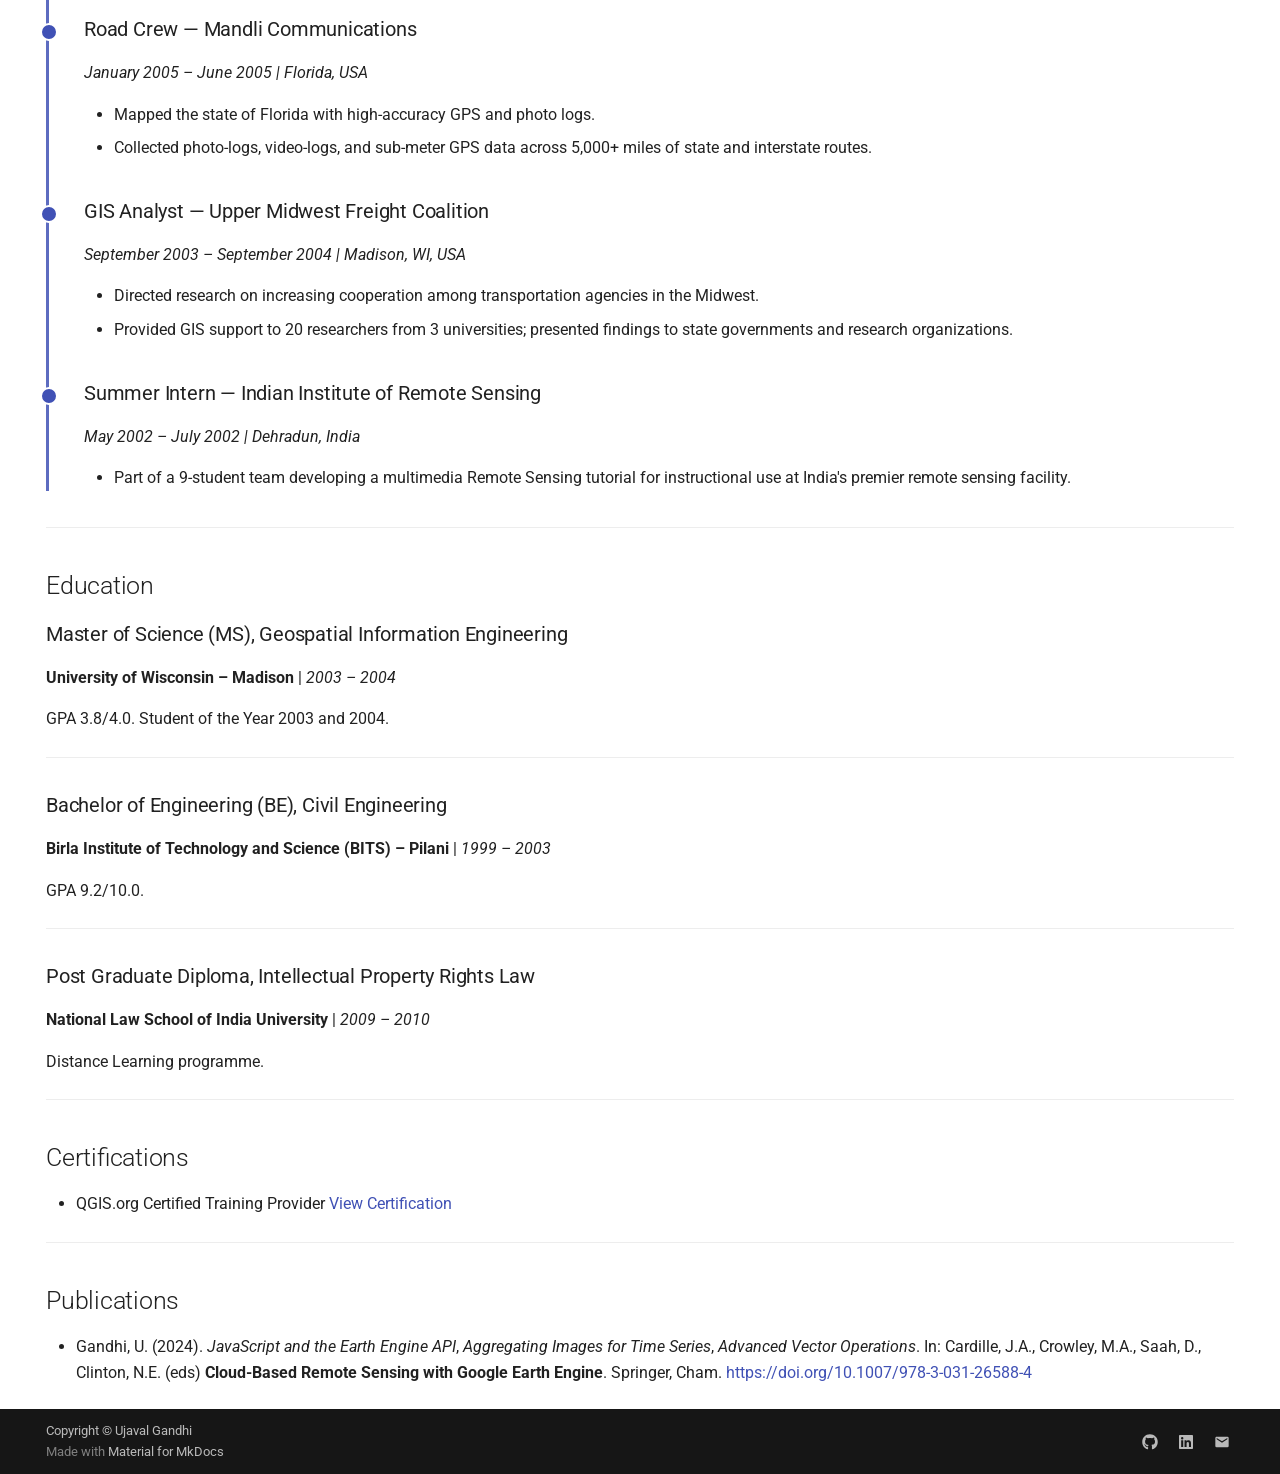
<file: experience/index.html>
<!doctype html>
<html lang="en" class="no-js">
  <head>
    
      <meta charset="utf-8">
      <meta name="viewport" content="width=device-width,initial-scale=1">
      
        <meta name="description" content="Portfolio of Ujaval Gandhi — Educator and Founder @ Spatial Thoughts">
      
      
        <meta name="author" content="Ujaval Gandhi">
      
      
        <link rel="canonical" href="https://spatialthoughts.github.io/experience/">
      
      
        <link rel="prev" href="../resources/">
      
      
        <link rel="next" href="../contact/">
      
      
        
      
      
      <link rel="icon" href="../assets/images/favicon.png">
      <meta name="generator" content="mkdocs-1.6.1, mkdocs-material-9.7.6">
    
    
      
        <title>Experience - Ujaval's Geospatial Portfolio</title>
      
    
    
      <link rel="stylesheet" href="../assets/stylesheets/main.484c7ddc.min.css">
      
        
        <link rel="stylesheet" href="../assets/stylesheets/palette.ab4e12ef.min.css">
      
      


    
    
      
    
    
      
        
        
        <link rel="preconnect" href="https://fonts.gstatic.com" crossorigin>
        <link rel="stylesheet" href="https://fonts.googleapis.com/css?family=Roboto:300,300i,400,400i,700,700i%7CRoboto+Mono:400,400i,700,700i&display=fallback">
        <style>:root{--md-text-font:"Roboto";--md-code-font:"Roboto Mono"}</style>
      
    
    
      <link rel="stylesheet" href="../assets/css/extra.css">
    
    <script>__md_scope=new URL("..",location),__md_hash=e=>[...e].reduce(((e,_)=>(e<<5)-e+_.charCodeAt(0)),0),__md_get=(e,_=localStorage,t=__md_scope)=>JSON.parse(_.getItem(t.pathname+"."+e)),__md_set=(e,_,t=localStorage,a=__md_scope)=>{try{t.setItem(a.pathname+"."+e,JSON.stringify(_))}catch(e){}}</script>
    
      

    
    
  </head>
  
  
    
    
      
    
    
    
    
    <body dir="ltr" data-md-color-scheme="default" data-md-color-primary="indigo" data-md-color-accent="blue">
  
    
    <input class="md-toggle" data-md-toggle="drawer" type="checkbox" id="__drawer" autocomplete="off">
    <input class="md-toggle" data-md-toggle="search" type="checkbox" id="__search" autocomplete="off">
    <label class="md-overlay" for="__drawer"></label>
    <div data-md-component="skip">
      
        
        <a href="#experience-education" class="md-skip">
          Skip to content
        </a>
      
    </div>
    <div data-md-component="announce">
      
    </div>
    
    
      

<header class="md-header" data-md-component="header">
  <nav class="md-header__inner md-grid" aria-label="Header">
    <a href=".." title="Ujaval&#39;s Geospatial Portfolio" class="md-header__button md-logo" aria-label="Ujaval's Geospatial Portfolio" data-md-component="logo">
      
  
  <svg xmlns="http://www.w3.org/2000/svg" viewBox="0 0 24 24"><path d="M17.9 17.39c-.26-.8-1.01-1.39-1.9-1.39h-1v-3a1 1 0 0 0-1-1H8v-2h2a1 1 0 0 0 1-1V7h2a2 2 0 0 0 2-2v-.41a7.984 7.984 0 0 1 2.9 12.8M11 19.93c-3.95-.49-7-3.85-7-7.93 0-.62.08-1.22.21-1.79L9 15v1a2 2 0 0 0 2 2m1-16A10 10 0 0 0 2 12a10 10 0 0 0 10 10 10 10 0 0 0 10-10A10 10 0 0 0 12 2"/></svg>

    </a>
    <label class="md-header__button md-icon" for="__drawer">
      
      <svg xmlns="http://www.w3.org/2000/svg" viewBox="0 0 24 24"><path d="M3 6h18v2H3zm0 5h18v2H3zm0 5h18v2H3z"/></svg>
    </label>
    <div class="md-header__title" data-md-component="header-title">
      <div class="md-header__ellipsis">
        <div class="md-header__topic">
          <span class="md-ellipsis">
            Ujaval's Geospatial Portfolio
          </span>
        </div>
        <div class="md-header__topic" data-md-component="header-topic">
          <span class="md-ellipsis">
            
              Experience
            
          </span>
        </div>
      </div>
    </div>
    
      
        <form class="md-header__option" data-md-component="palette">
  
    
    
    
    <input class="md-option" data-md-color-media="" data-md-color-scheme="default" data-md-color-primary="indigo" data-md-color-accent="blue"  aria-label="Switch to dark mode"  type="radio" name="__palette" id="__palette_0">
    
      <label class="md-header__button md-icon" title="Switch to dark mode" for="__palette_1" hidden>
        <svg xmlns="http://www.w3.org/2000/svg" viewBox="0 0 24 24"><path d="M12 8a4 4 0 0 0-4 4 4 4 0 0 0 4 4 4 4 0 0 0 4-4 4 4 0 0 0-4-4m0 10a6 6 0 0 1-6-6 6 6 0 0 1 6-6 6 6 0 0 1 6 6 6 6 0 0 1-6 6m8-9.31V4h-4.69L12 .69 8.69 4H4v4.69L.69 12 4 15.31V20h4.69L12 23.31 15.31 20H20v-4.69L23.31 12z"/></svg>
      </label>
    
  
    
    
    
    <input class="md-option" data-md-color-media="" data-md-color-scheme="slate" data-md-color-primary="indigo" data-md-color-accent="blue"  aria-label="Switch to light mode"  type="radio" name="__palette" id="__palette_1">
    
      <label class="md-header__button md-icon" title="Switch to light mode" for="__palette_0" hidden>
        <svg xmlns="http://www.w3.org/2000/svg" viewBox="0 0 24 24"><path d="M12 18c-.89 0-1.74-.2-2.5-.55C11.56 16.5 13 14.42 13 12s-1.44-4.5-3.5-5.45C10.26 6.2 11.11 6 12 6a6 6 0 0 1 6 6 6 6 0 0 1-6 6m8-9.31V4h-4.69L12 .69 8.69 4H4v4.69L.69 12 4 15.31V20h4.69L12 23.31 15.31 20H20v-4.69L23.31 12z"/></svg>
      </label>
    
  
</form>
      
    
    
      <script>var palette=__md_get("__palette");if(palette&&palette.color){if("(prefers-color-scheme)"===palette.color.media){var media=matchMedia("(prefers-color-scheme: light)"),input=document.querySelector(media.matches?"[data-md-color-media='(prefers-color-scheme: light)']":"[data-md-color-media='(prefers-color-scheme: dark)']");palette.color.media=input.getAttribute("data-md-color-media"),palette.color.scheme=input.getAttribute("data-md-color-scheme"),palette.color.primary=input.getAttribute("data-md-color-primary"),palette.color.accent=input.getAttribute("data-md-color-accent")}for(var[key,value]of Object.entries(palette.color))document.body.setAttribute("data-md-color-"+key,value)}</script>
    
    
    
      
      
        <label class="md-header__button md-icon" for="__search">
          
          <svg xmlns="http://www.w3.org/2000/svg" viewBox="0 0 24 24"><path d="M9.5 3A6.5 6.5 0 0 1 16 9.5c0 1.61-.59 3.09-1.56 4.23l.27.27h.79l5 5-1.5 1.5-5-5v-.79l-.27-.27A6.52 6.52 0 0 1 9.5 16 6.5 6.5 0 0 1 3 9.5 6.5 6.5 0 0 1 9.5 3m0 2C7 5 5 7 5 9.5S7 14 9.5 14 14 12 14 9.5 12 5 9.5 5"/></svg>
        </label>
        <div class="md-search" data-md-component="search" role="dialog">
  <label class="md-search__overlay" for="__search"></label>
  <div class="md-search__inner" role="search">
    <form class="md-search__form" name="search">
      <input type="text" class="md-search__input" name="query" aria-label="Search" placeholder="Search" autocapitalize="off" autocorrect="off" autocomplete="off" spellcheck="false" data-md-component="search-query" required>
      <label class="md-search__icon md-icon" for="__search">
        
        <svg xmlns="http://www.w3.org/2000/svg" viewBox="0 0 24 24"><path d="M9.5 3A6.5 6.5 0 0 1 16 9.5c0 1.61-.59 3.09-1.56 4.23l.27.27h.79l5 5-1.5 1.5-5-5v-.79l-.27-.27A6.52 6.52 0 0 1 9.5 16 6.5 6.5 0 0 1 3 9.5 6.5 6.5 0 0 1 9.5 3m0 2C7 5 5 7 5 9.5S7 14 9.5 14 14 12 14 9.5 12 5 9.5 5"/></svg>
        
        <svg xmlns="http://www.w3.org/2000/svg" viewBox="0 0 24 24"><path d="M20 11v2H8l5.5 5.5-1.42 1.42L4.16 12l7.92-7.92L13.5 5.5 8 11z"/></svg>
      </label>
      <nav class="md-search__options" aria-label="Search">
        
        <button type="reset" class="md-search__icon md-icon" title="Clear" aria-label="Clear" tabindex="-1">
          
          <svg xmlns="http://www.w3.org/2000/svg" viewBox="0 0 24 24"><path d="M19 6.41 17.59 5 12 10.59 6.41 5 5 6.41 10.59 12 5 17.59 6.41 19 12 13.41 17.59 19 19 17.59 13.41 12z"/></svg>
        </button>
      </nav>
      
    </form>
    <div class="md-search__output">
      <div class="md-search__scrollwrap" tabindex="0" data-md-scrollfix>
        <div class="md-search-result" data-md-component="search-result">
          <div class="md-search-result__meta">
            Initializing search
          </div>
          <ol class="md-search-result__list" role="presentation"></ol>
        </div>
      </div>
    </div>
  </div>
</div>
      
    
    
  </nav>
  
</header>
    
    <div class="md-container" data-md-component="container">
      
      
        
          
            
<nav class="md-tabs" aria-label="Tabs" data-md-component="tabs">
  <div class="md-grid">
    <ul class="md-tabs__list">
      
        
  
  
  
  
    <li class="md-tabs__item">
      <a href=".." class="md-tabs__link">
        
  
  
    
  
  Home

      </a>
    </li>
  

      
        
  
  
  
  
    
    
      <li class="md-tabs__item">
        <a href="../projects/" class="md-tabs__link">
          
  
  
  Projects

        </a>
      </li>
    
  

      
        
  
  
  
  
    <li class="md-tabs__item">
      <a href="../resources/" class="md-tabs__link">
        
  
  
    
  
  Resources

      </a>
    </li>
  

      
        
  
  
  
    
  
  
    <li class="md-tabs__item md-tabs__item--active">
      <a href="./" class="md-tabs__link">
        
  
  
    
  
  Experience

      </a>
    </li>
  

      
        
  
  
  
  
    <li class="md-tabs__item">
      <a href="../contact/" class="md-tabs__link">
        
  
  
    
  
  Contact

      </a>
    </li>
  

      
    </ul>
  </div>
</nav>
          
        
      
      <main class="md-main" data-md-component="main">
        <div class="md-main__inner md-grid">
          
            
              
                
              
              <div class="md-sidebar md-sidebar--primary" data-md-component="sidebar" data-md-type="navigation" hidden>
                <div class="md-sidebar__scrollwrap">
                  <div class="md-sidebar__inner">
                    


  


<nav class="md-nav md-nav--primary md-nav--lifted" aria-label="Navigation" data-md-level="0">
  <label class="md-nav__title" for="__drawer">
    <a href=".." title="Ujaval&#39;s Geospatial Portfolio" class="md-nav__button md-logo" aria-label="Ujaval's Geospatial Portfolio" data-md-component="logo">
      
  
  <svg xmlns="http://www.w3.org/2000/svg" viewBox="0 0 24 24"><path d="M17.9 17.39c-.26-.8-1.01-1.39-1.9-1.39h-1v-3a1 1 0 0 0-1-1H8v-2h2a1 1 0 0 0 1-1V7h2a2 2 0 0 0 2-2v-.41a7.984 7.984 0 0 1 2.9 12.8M11 19.93c-3.95-.49-7-3.85-7-7.93 0-.62.08-1.22.21-1.79L9 15v1a2 2 0 0 0 2 2m1-16A10 10 0 0 0 2 12a10 10 0 0 0 10 10 10 10 0 0 0 10-10A10 10 0 0 0 12 2"/></svg>

    </a>
    Ujaval's Geospatial Portfolio
  </label>
  
  <ul class="md-nav__list" data-md-scrollfix>
    
      
      
  
  
  
  
    <li class="md-nav__item">
      <a href=".." class="md-nav__link">
        
  
  
  <span class="md-ellipsis">
    
  
    Home
  

    
  </span>
  
  

      </a>
    </li>
  

    
      
      
  
  
  
  
    
    
    
    
      
      
    
    
    <li class="md-nav__item md-nav__item--nested">
      
        
        
        <input class="md-nav__toggle md-toggle " type="checkbox" id="__nav_2" >
        
          
          <label class="md-nav__link" for="__nav_2" id="__nav_2_label" tabindex="0">
            
  
  
  <span class="md-ellipsis">
    
  
    Projects
  

    
  </span>
  
  

            <span class="md-nav__icon md-icon"></span>
          </label>
        
        <nav class="md-nav" data-md-level="1" aria-labelledby="__nav_2_label" aria-expanded="false">
          <label class="md-nav__title" for="__nav_2">
            <span class="md-nav__icon md-icon"></span>
            
  
    Projects
  

          </label>
          <ul class="md-nav__list" data-md-scrollfix>
            
              
                
  
  
  
  
    <li class="md-nav__item">
      <a href="../projects/" class="md-nav__link">
        
  
  
  <span class="md-ellipsis">
    
  
    All Projects
  

    
  </span>
  
  

      </a>
    </li>
  

              
            
              
                
  
  
  
  
    <li class="md-nav__item">
      <a href="../projects/satellite-embedding-project/" class="md-nav__link">
        
  
  
  <span class="md-ellipsis">
    
  
    Google AlphaEarth Embeddings (AEF) Tutorials
  

    
  </span>
  
  

      </a>
    </li>
  

              
            
              
                
  
  
  
  
    <li class="md-nav__item">
      <a href="../projects/route-optimization-project/" class="md-nav__link">
        
  
  
  <span class="md-ellipsis">
    
  
    Route Optimization using OpenRouteService
  

    
  </span>
  
  

      </a>
    </li>
  

              
            
              
                
  
  
  
  
    <li class="md-nav__item">
      <a href="../projects/climate-trends-project/" class="md-nav__link">
        
  
  
  <span class="md-ellipsis">
    
  
    Climate Trends for the Baltics
  

    
  </span>
  
  

      </a>
    </li>
  

              
            
          </ul>
        </nav>
      
    </li>
  

    
      
      
  
  
  
  
    <li class="md-nav__item">
      <a href="../resources/" class="md-nav__link">
        
  
  
  <span class="md-ellipsis">
    
  
    Resources
  

    
  </span>
  
  

      </a>
    </li>
  

    
      
      
  
  
    
  
  
  
    <li class="md-nav__item md-nav__item--active">
      
      <input class="md-nav__toggle md-toggle" type="checkbox" id="__toc">
      
      
        
      
      
        <label class="md-nav__link md-nav__link--active" for="__toc">
          
  
  
  <span class="md-ellipsis">
    
  
    Experience
  

    
  </span>
  
  

          <span class="md-nav__icon md-icon"></span>
        </label>
      
      <a href="./" class="md-nav__link md-nav__link--active">
        
  
  
  <span class="md-ellipsis">
    
  
    Experience
  

    
  </span>
  
  

      </a>
      
        

<nav class="md-nav md-nav--secondary" aria-label="Table of contents">
  
  
  
    
  
  
    <label class="md-nav__title" for="__toc">
      <span class="md-nav__icon md-icon"></span>
      Table of contents
    </label>
    <ul class="md-nav__list" data-md-component="toc" data-md-scrollfix>
      
        <li class="md-nav__item">
  <a href="#work-experience" class="md-nav__link">
    <span class="md-ellipsis">
      
        Work Experience
      
    </span>
  </a>
  
    <nav class="md-nav" aria-label="Work Experience">
      <ul class="md-nav__list">
        
          <li class="md-nav__item">
  <a href="#founder-spatial-thoughts" class="md-nav__link">
    <span class="md-ellipsis">
      
        Founder — Spatial Thoughts
      
    </span>
  </a>
  
</li>
        
          <li class="md-nav__item">
  <a href="#staff-geo-data-strategist-google" class="md-nav__link">
    <span class="md-ellipsis">
      
        Staff Geo Data Strategist — Google
      
    </span>
  </a>
  
</li>
        
          <li class="md-nav__item">
  <a href="#senior-geo-data-strategist-google" class="md-nav__link">
    <span class="md-ellipsis">
      
        Senior Geo Data Strategist — Google
      
    </span>
  </a>
  
</li>
        
          <li class="md-nav__item">
  <a href="#senior-gis-specialist-google" class="md-nav__link">
    <span class="md-ellipsis">
      
        Senior GIS Specialist — Google
      
    </span>
  </a>
  
</li>
        
          <li class="md-nav__item">
  <a href="#technical-account-manager-google" class="md-nav__link">
    <span class="md-ellipsis">
      
        Technical Account Manager — Google
      
    </span>
  </a>
  
</li>
        
          <li class="md-nav__item">
  <a href="#google-earth-enterprise-system-engineer-abe-services-on-contract-at-google-inc" class="md-nav__link">
    <span class="md-ellipsis">
      
        Google Earth Enterprise System Engineer — ABE Services (on contract at Google Inc)
      
    </span>
  </a>
  
</li>
        
          <li class="md-nav__item">
  <a href="#road-crew-mandli-communications" class="md-nav__link">
    <span class="md-ellipsis">
      
        Road Crew — Mandli Communications
      
    </span>
  </a>
  
</li>
        
          <li class="md-nav__item">
  <a href="#gis-analyst-upper-midwest-freight-coalition" class="md-nav__link">
    <span class="md-ellipsis">
      
        GIS Analyst — Upper Midwest Freight Coalition
      
    </span>
  </a>
  
</li>
        
          <li class="md-nav__item">
  <a href="#summer-intern-indian-institute-of-remote-sensing" class="md-nav__link">
    <span class="md-ellipsis">
      
        Summer Intern — Indian Institute of Remote Sensing
      
    </span>
  </a>
  
</li>
        
      </ul>
    </nav>
  
</li>
      
        <li class="md-nav__item">
  <a href="#education" class="md-nav__link">
    <span class="md-ellipsis">
      
        Education
      
    </span>
  </a>
  
    <nav class="md-nav" aria-label="Education">
      <ul class="md-nav__list">
        
          <li class="md-nav__item">
  <a href="#master-of-science-ms-geospatial-information-engineering" class="md-nav__link">
    <span class="md-ellipsis">
      
        Master of Science (MS), Geospatial Information Engineering
      
    </span>
  </a>
  
</li>
        
          <li class="md-nav__item">
  <a href="#bachelor-of-engineering-be-civil-engineering" class="md-nav__link">
    <span class="md-ellipsis">
      
        Bachelor of Engineering (BE), Civil Engineering
      
    </span>
  </a>
  
</li>
        
          <li class="md-nav__item">
  <a href="#post-graduate-diploma-intellectual-property-rights-law" class="md-nav__link">
    <span class="md-ellipsis">
      
        Post Graduate Diploma, Intellectual Property Rights Law
      
    </span>
  </a>
  
</li>
        
      </ul>
    </nav>
  
</li>
      
        <li class="md-nav__item">
  <a href="#certifications" class="md-nav__link">
    <span class="md-ellipsis">
      
        Certifications
      
    </span>
  </a>
  
</li>
      
        <li class="md-nav__item">
  <a href="#publications" class="md-nav__link">
    <span class="md-ellipsis">
      
        Publications
      
    </span>
  </a>
  
</li>
      
    </ul>
  
</nav>
      
    </li>
  

    
      
      
  
  
  
  
    <li class="md-nav__item">
      <a href="../contact/" class="md-nav__link">
        
  
  
  <span class="md-ellipsis">
    
  
    Contact
  

    
  </span>
  
  

      </a>
    </li>
  

    
  </ul>
</nav>
                  </div>
                </div>
              </div>
            
            
              
                
              
              <div class="md-sidebar md-sidebar--secondary" data-md-component="sidebar" data-md-type="toc" hidden>
                <div class="md-sidebar__scrollwrap">
                  <div class="md-sidebar__inner">
                    

<nav class="md-nav md-nav--secondary" aria-label="Table of contents">
  
  
  
    
  
  
    <label class="md-nav__title" for="__toc">
      <span class="md-nav__icon md-icon"></span>
      Table of contents
    </label>
    <ul class="md-nav__list" data-md-component="toc" data-md-scrollfix>
      
        <li class="md-nav__item">
  <a href="#work-experience" class="md-nav__link">
    <span class="md-ellipsis">
      
        Work Experience
      
    </span>
  </a>
  
    <nav class="md-nav" aria-label="Work Experience">
      <ul class="md-nav__list">
        
          <li class="md-nav__item">
  <a href="#founder-spatial-thoughts" class="md-nav__link">
    <span class="md-ellipsis">
      
        Founder — Spatial Thoughts
      
    </span>
  </a>
  
</li>
        
          <li class="md-nav__item">
  <a href="#staff-geo-data-strategist-google" class="md-nav__link">
    <span class="md-ellipsis">
      
        Staff Geo Data Strategist — Google
      
    </span>
  </a>
  
</li>
        
          <li class="md-nav__item">
  <a href="#senior-geo-data-strategist-google" class="md-nav__link">
    <span class="md-ellipsis">
      
        Senior Geo Data Strategist — Google
      
    </span>
  </a>
  
</li>
        
          <li class="md-nav__item">
  <a href="#senior-gis-specialist-google" class="md-nav__link">
    <span class="md-ellipsis">
      
        Senior GIS Specialist — Google
      
    </span>
  </a>
  
</li>
        
          <li class="md-nav__item">
  <a href="#technical-account-manager-google" class="md-nav__link">
    <span class="md-ellipsis">
      
        Technical Account Manager — Google
      
    </span>
  </a>
  
</li>
        
          <li class="md-nav__item">
  <a href="#google-earth-enterprise-system-engineer-abe-services-on-contract-at-google-inc" class="md-nav__link">
    <span class="md-ellipsis">
      
        Google Earth Enterprise System Engineer — ABE Services (on contract at Google Inc)
      
    </span>
  </a>
  
</li>
        
          <li class="md-nav__item">
  <a href="#road-crew-mandli-communications" class="md-nav__link">
    <span class="md-ellipsis">
      
        Road Crew — Mandli Communications
      
    </span>
  </a>
  
</li>
        
          <li class="md-nav__item">
  <a href="#gis-analyst-upper-midwest-freight-coalition" class="md-nav__link">
    <span class="md-ellipsis">
      
        GIS Analyst — Upper Midwest Freight Coalition
      
    </span>
  </a>
  
</li>
        
          <li class="md-nav__item">
  <a href="#summer-intern-indian-institute-of-remote-sensing" class="md-nav__link">
    <span class="md-ellipsis">
      
        Summer Intern — Indian Institute of Remote Sensing
      
    </span>
  </a>
  
</li>
        
      </ul>
    </nav>
  
</li>
      
        <li class="md-nav__item">
  <a href="#education" class="md-nav__link">
    <span class="md-ellipsis">
      
        Education
      
    </span>
  </a>
  
    <nav class="md-nav" aria-label="Education">
      <ul class="md-nav__list">
        
          <li class="md-nav__item">
  <a href="#master-of-science-ms-geospatial-information-engineering" class="md-nav__link">
    <span class="md-ellipsis">
      
        Master of Science (MS), Geospatial Information Engineering
      
    </span>
  </a>
  
</li>
        
          <li class="md-nav__item">
  <a href="#bachelor-of-engineering-be-civil-engineering" class="md-nav__link">
    <span class="md-ellipsis">
      
        Bachelor of Engineering (BE), Civil Engineering
      
    </span>
  </a>
  
</li>
        
          <li class="md-nav__item">
  <a href="#post-graduate-diploma-intellectual-property-rights-law" class="md-nav__link">
    <span class="md-ellipsis">
      
        Post Graduate Diploma, Intellectual Property Rights Law
      
    </span>
  </a>
  
</li>
        
      </ul>
    </nav>
  
</li>
      
        <li class="md-nav__item">
  <a href="#certifications" class="md-nav__link">
    <span class="md-ellipsis">
      
        Certifications
      
    </span>
  </a>
  
</li>
      
        <li class="md-nav__item">
  <a href="#publications" class="md-nav__link">
    <span class="md-ellipsis">
      
        Publications
      
    </span>
  </a>
  
</li>
      
    </ul>
  
</nav>
                  </div>
                </div>
              </div>
            
          
          
            <div class="md-content" data-md-component="content">
              
              <article class="md-content__inner md-typeset">
                
                  
  




<h1 id="experience-education">Experience &amp; Education</h1>
<h2 id="work-experience">Work Experience</h2>
<div class="timeline">
<div class="timeline-entry">
<h3 id="founder-spatial-thoughts">Founder — Spatial Thoughts</h3>
<p><em>April 2020 – Present | Ahmedabad, India</em></p>
<ul>
<li>Founded Spatial Thoughts to make modern geospatial technologies accessible to everyone worldwide.</li>
<li>Create and publish open-source learning materials on QGIS, Python, GDAL and Google Earth Engine — used by 1,000,000+ people each year and cited as a top learning resource globally.</li>
<li>Offer cohort-based online instructor-led courses attended by participants from 100+ countries.</li>
<li>Corporate clients include Google Inc, Boston Consulting Group (BCG), World Resources Institute (WRI), and Environmental Defense Fund (EDF).</li>
</ul>
</div>
<div class="timeline-entry">
<h3 id="staff-geo-data-strategist-google">Staff Geo Data Strategist — Google</h3>
<p><em>June 2013 – March 2020 | Bangalore, India</em></p>
<ul>
<li>Managed the aerial imagery operations team of 150+ operators across India offices.</li>
<li>Led Google Earth Outreach in India — conducted technical workshops at top research universities and trained 750+ scientists and researchers on Applied Remote Sensing using cloud computing.</li>
<li>Mentored researchers on programming techniques for large-scale datasets in Ecology/Conservation and Water Resources.</li>
<li>Represented Google India in a capacity-building collaboration with the Ministry of Water Resources, River Development and Ganga Rejuvenation, Government of India.</li>
</ul>
</div>
<div class="timeline-entry">
<h3 id="senior-geo-data-strategist-google">Senior Geo Data Strategist — Google</h3>
<p><em>November 2008 – June 2013 | Bangalore, India</em></p>
<ul>
<li>Led the Google Maps Gallery partner support team.</li>
<li>Authored and launched the Google Maps Engine Connector, a Python plugin for QGIS.</li>
<li>Key role in setting up and scaling a 25-member 3D modeling team in Hyderabad.</li>
<li>Wrote a scalable QA system for large volumes of satellite imagery.</li>
</ul>
</div>
<div class="timeline-entry">
<h3 id="senior-gis-specialist-google">Senior GIS Specialist — Google</h3>
<p><em>January 2007 – November 2008 | Bangalore, India</em></p>
<ul>
<li>Expanded core imagery and vendor teams for large-scale imagery operations.</li>
<li>Built the GIS team in India, including hiring, onboarding, and running pilot projects.</li>
</ul>
</div>
<div class="timeline-entry">
<h3 id="technical-account-manager-google">Technical Account Manager — Google</h3>
<p><em>June 2006 – January 2007 | Hyderabad, India</em></p>
<ul>
<li>Piloted various outsourcing projects with a small team of contractors.</li>
</ul>
</div>
<div class="timeline-entry">
<h3 id="google-earth-enterprise-system-engineer-abe-services-on-contract-at-google-inc">Google Earth Enterprise System Engineer — ABE Services (on contract at Google Inc)</h3>
<p><em>August 2005 – December 2005 | Mountain View, CA, USA</em></p>
<ul>
<li>Sales engineer for Google Earth Enterprise products.</li>
<li>Carried out two on-site deployments of Google Earth Enterprise Server.</li>
</ul>
</div>
<div class="timeline-entry">
<h3 id="road-crew-mandli-communications">Road Crew — Mandli Communications</h3>
<p><em>January 2005 – June 2005 | Florida, USA</em></p>
<ul>
<li>Mapped the state of Florida with high-accuracy GPS and photo logs.</li>
<li>Collected photo-logs, video-logs, and sub-meter GPS data across 5,000+ miles of state and interstate routes.</li>
</ul>
</div>
<div class="timeline-entry">
<h3 id="gis-analyst-upper-midwest-freight-coalition">GIS Analyst — Upper Midwest Freight Coalition</h3>
<p><em>September 2003 – September 2004 | Madison, WI, USA</em></p>
<ul>
<li>Directed research on increasing cooperation among transportation agencies in the Midwest.</li>
<li>Provided GIS support to 20 researchers from 3 universities; presented findings to state governments and research organizations.</li>
</ul>
</div>
<div class="timeline-entry">
<h3 id="summer-intern-indian-institute-of-remote-sensing">Summer Intern — Indian Institute of Remote Sensing</h3>
<p><em>May 2002 – July 2002 | Dehradun, India</em></p>
<ul>
<li>Part of a 9-student team developing a multimedia Remote Sensing tutorial for instructional use at India's premier remote sensing facility.</li>
</ul>
</div>
</div>
<hr />
<h2 id="education">Education</h2>
<h3 id="master-of-science-ms-geospatial-information-engineering">Master of Science (MS), Geospatial Information Engineering</h3>
<p><strong>University of Wisconsin – Madison</strong> | <em>2003 – 2004</em></p>
<p>GPA 3.8/4.0. Student of the Year 2003 and 2004.</p>
<hr />
<h3 id="bachelor-of-engineering-be-civil-engineering">Bachelor of Engineering (BE), Civil Engineering</h3>
<p><strong>Birla Institute of Technology and Science (BITS) – Pilani</strong> | <em>1999 – 2003</em></p>
<p>GPA 9.2/10.0.</p>
<hr />
<h3 id="post-graduate-diploma-intellectual-property-rights-law">Post Graduate Diploma, Intellectual Property Rights Law</h3>
<p><strong>National Law School of India University</strong> | <em>2009 – 2010</em></p>
<p>Distance Learning programme.</p>
<hr />
<h2 id="certifications">Certifications</h2>
<ul>
<li>QGIS.org Certified Training Provider <a href="https://certification.qgis.org/en/certifyingorganisation/spatial-thoughts/">View Certification</a></li>
</ul>
<hr />
<h2 id="publications">Publications</h2>
<ul>
<li>Gandhi, U. (2024). <em>JavaScript and the Earth Engine API</em>, <em>Aggregating Images for Time Series</em>, <em>Advanced Vector Operations</em>. In: Cardille, J.A., Crowley, M.A., Saah, D., Clinton, N.E. (eds) <strong>Cloud-Based Remote Sensing with Google Earth Engine</strong>. Springer, Cham. <a href="https://doi.org/10.1007/978-3-031-26588-4">https://doi.org/10.1007/978-3-031-26588-4</a></li>
</ul>







  
  




  



                
              </article>
            </div>
          
          
<script>var target=document.getElementById(location.hash.slice(1));target&&target.name&&(target.checked=target.name.startsWith("__tabbed_"))</script>
        </div>
        
          <button type="button" class="md-top md-icon" data-md-component="top" hidden>
  
  <svg xmlns="http://www.w3.org/2000/svg" viewBox="0 0 24 24"><path d="M13 20h-2V8l-5.5 5.5-1.42-1.42L12 4.16l7.92 7.92-1.42 1.42L13 8z"/></svg>
  Back to top
</button>
        
      </main>
      
        <footer class="md-footer">
  
  <div class="md-footer-meta md-typeset">
    <div class="md-footer-meta__inner md-grid">
      <div class="md-copyright">
  
    <div class="md-copyright__highlight">
      Copyright &copy; Ujaval Gandhi
    </div>
  
  
    Made with
    <a href="https://squidfunk.github.io/mkdocs-material/" target="_blank" rel="noopener">
      Material for MkDocs
    </a>
  
</div>
      
        
<div class="md-social">
  
    
    
    
    
      
      
    
    <a href="https://github.com/spatialthoughts" target="_blank" rel="noopener" title="github.com" class="md-social__link">
      <svg xmlns="http://www.w3.org/2000/svg" viewBox="0 0 512 512"><!--! Font Awesome Free 7.1.0 by @fontawesome - https://fontawesome.com License - https://fontawesome.com/license/free (Icons: CC BY 4.0, Fonts: SIL OFL 1.1, Code: MIT License) Copyright 2025 Fonticons, Inc.--><path d="M173.9 397.4c0 2-2.3 3.6-5.2 3.6-3.3.3-5.6-1.3-5.6-3.6 0-2 2.3-3.6 5.2-3.6 3-.3 5.6 1.3 5.6 3.6m-31.1-4.5c-.7 2 1.3 4.3 4.3 4.9 2.6 1 5.6 0 6.2-2s-1.3-4.3-4.3-5.2c-2.6-.7-5.5.3-6.2 2.3m44.2-1.7c-2.9.7-4.9 2.6-4.6 4.9.3 2 2.9 3.3 5.9 2.6 2.9-.7 4.9-2.6 4.6-4.6-.3-1.9-3-3.2-5.9-2.9M252.8 8C114.1 8 8 113.3 8 252c0 110.9 69.8 205.8 169.5 239.2 12.8 2.3 17.3-5.6 17.3-12.1 0-6.2-.3-40.4-.3-61.4 0 0-70 15-84.7-29.8 0 0-11.4-29.1-27.8-36.6 0 0-22.9-15.7 1.6-15.4 0 0 24.9 2 38.6 25.8 21.9 38.6 58.6 27.5 72.9 20.9 2.3-16 8.8-27.1 16-33.7-55.9-6.2-112.3-14.3-112.3-110.5 0-27.5 7.6-41.3 23.6-58.9-2.6-6.5-11.1-33.3 2.6-67.9 20.9-6.5 69 27 69 27 20-5.6 41.5-8.5 62.8-8.5s42.8 2.9 62.8 8.5c0 0 48.1-33.6 69-27 13.7 34.7 5.2 61.4 2.6 67.9 16 17.7 25.8 31.5 25.8 58.9 0 96.5-58.9 104.2-114.8 110.5 9.2 7.9 17 22.9 17 46.4 0 33.7-.3 75.4-.3 83.6 0 6.5 4.6 14.4 17.3 12.1C436.2 457.8 504 362.9 504 252 504 113.3 391.5 8 252.8 8M105.2 352.9c-1.3 1-1 3.3.7 5.2 1.6 1.6 3.9 2.3 5.2 1 1.3-1 1-3.3-.7-5.2-1.6-1.6-3.9-2.3-5.2-1m-10.8-8.1c-.7 1.3.3 2.9 2.3 3.9 1.6 1 3.6.7 4.3-.7.7-1.3-.3-2.9-2.3-3.9-2-.6-3.6-.3-4.3.7m32.4 35.6c-1.6 1.3-1 4.3 1.3 6.2 2.3 2.3 5.2 2.6 6.5 1 1.3-1.3.7-4.3-1.3-6.2-2.2-2.3-5.2-2.6-6.5-1m-11.4-14.7c-1.6 1-1.6 3.6 0 5.9s4.3 3.3 5.6 2.3c1.6-1.3 1.6-3.9 0-6.2-1.4-2.3-4-3.3-5.6-2"/></svg>
    </a>
  
    
    
    
    
      
      
    
    <a href="https://linkedin.com/in/spatialthoughts" target="_blank" rel="noopener" title="linkedin.com" class="md-social__link">
      <svg xmlns="http://www.w3.org/2000/svg" viewBox="0 0 448 512"><!--! Font Awesome Free 7.1.0 by @fontawesome - https://fontawesome.com License - https://fontawesome.com/license/free (Icons: CC BY 4.0, Fonts: SIL OFL 1.1, Code: MIT License) Copyright 2025 Fonticons, Inc.--><path d="M416 32H31.9C14.3 32 0 46.5 0 64.3v383.4C0 465.5 14.3 480 31.9 480H416c17.6 0 32-14.5 32-32.3V64.3c0-17.8-14.4-32.3-32-32.3M135.4 416H69V202.2h66.5V416zM102.2 96a38.5 38.5 0 1 1 0 77 38.5 38.5 0 1 1 0-77m282.1 320h-66.4V312c0-24.8-.5-56.7-34.5-56.7-34.6 0-39.9 27-39.9 54.9V416h-66.4V202.2h63.7v29.2h.9c8.9-16.8 30.6-34.5 62.9-34.5 67.2 0 79.7 44.3 79.7 101.9z"/></svg>
    </a>
  
    
    
    
    
    <a href="mailto:ujaval@spatialthoughts.com" target="_blank" rel="noopener" title="" class="md-social__link">
      <svg xmlns="http://www.w3.org/2000/svg" viewBox="0 0 24 24"><path d="m20 8-8 5-8-5V6l8 5 8-5m0-2H4c-1.11 0-2 .89-2 2v12a2 2 0 0 0 2 2h16a2 2 0 0 0 2-2V6a2 2 0 0 0-2-2"/></svg>
    </a>
  
</div>
      
    </div>
  </div>
</footer>
      
    </div>
    <div class="md-dialog" data-md-component="dialog">
      <div class="md-dialog__inner md-typeset"></div>
    </div>
    
    
    
      
      
      <script id="__config" type="application/json">{"annotate": null, "base": "..", "features": ["navigation.tabs", "navigation.top", "content.code.copy"], "search": "../assets/javascripts/workers/search.2c215733.min.js", "tags": null, "translations": {"clipboard.copied": "Copied to clipboard", "clipboard.copy": "Copy to clipboard", "search.result.more.one": "1 more on this page", "search.result.more.other": "# more on this page", "search.result.none": "No matching documents", "search.result.one": "1 matching document", "search.result.other": "# matching documents", "search.result.placeholder": "Type to start searching", "search.result.term.missing": "Missing", "select.version": "Select version"}, "version": null}</script>
    
    
      <script src="../assets/javascripts/bundle.79ae519e.min.js"></script>
      
    
  </body>
</html>
</file>
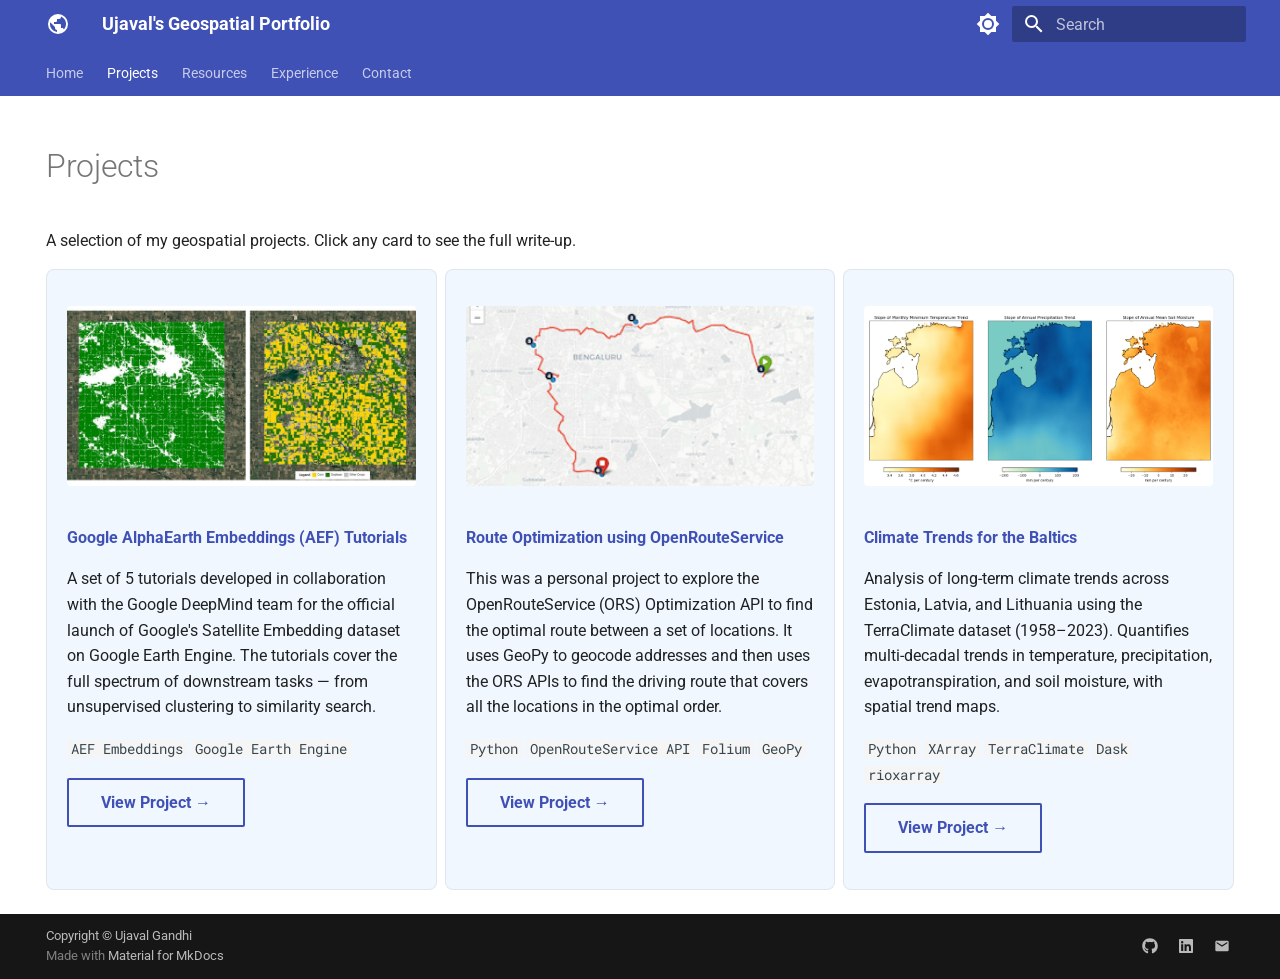
<file: projects/index.html>
<!doctype html>
<html lang="en" class="no-js">
  <head>
    
      <meta charset="utf-8">
      <meta name="viewport" content="width=device-width,initial-scale=1">
      
        <meta name="description" content="Portfolio of Ujaval Gandhi — Educator and Founder @ Spatial Thoughts">
      
      
        <meta name="author" content="Ujaval Gandhi">
      
      
        <link rel="canonical" href="https://spatialthoughts.github.io/projects/">
      
      
        <link rel="prev" href="..">
      
      
        <link rel="next" href="satellite-embedding-project/">
      
      
        
      
      
      <link rel="icon" href="../assets/images/favicon.png">
      <meta name="generator" content="mkdocs-1.6.1, mkdocs-material-9.7.6">
    
    
      
        <title>All Projects - Ujaval's Geospatial Portfolio</title>
      
    
    
      <link rel="stylesheet" href="../assets/stylesheets/main.484c7ddc.min.css">
      
        
        <link rel="stylesheet" href="../assets/stylesheets/palette.ab4e12ef.min.css">
      
      


    
    
      
    
    
      
        
        
        <link rel="preconnect" href="https://fonts.gstatic.com" crossorigin>
        <link rel="stylesheet" href="https://fonts.googleapis.com/css?family=Roboto:300,300i,400,400i,700,700i%7CRoboto+Mono:400,400i,700,700i&display=fallback">
        <style>:root{--md-text-font:"Roboto";--md-code-font:"Roboto Mono"}</style>
      
    
    
      <link rel="stylesheet" href="../assets/css/extra.css">
    
    <script>__md_scope=new URL("..",location),__md_hash=e=>[...e].reduce(((e,_)=>(e<<5)-e+_.charCodeAt(0)),0),__md_get=(e,_=localStorage,t=__md_scope)=>JSON.parse(_.getItem(t.pathname+"."+e)),__md_set=(e,_,t=localStorage,a=__md_scope)=>{try{t.setItem(a.pathname+"."+e,JSON.stringify(_))}catch(e){}}</script>
    
      

    
    
  </head>
  
  
    
    
      
    
    
    
    
    <body dir="ltr" data-md-color-scheme="default" data-md-color-primary="indigo" data-md-color-accent="blue">
  
    
    <input class="md-toggle" data-md-toggle="drawer" type="checkbox" id="__drawer" autocomplete="off">
    <input class="md-toggle" data-md-toggle="search" type="checkbox" id="__search" autocomplete="off">
    <label class="md-overlay" for="__drawer"></label>
    <div data-md-component="skip">
      
        
        <a href="#projects" class="md-skip">
          Skip to content
        </a>
      
    </div>
    <div data-md-component="announce">
      
    </div>
    
    
      

<header class="md-header" data-md-component="header">
  <nav class="md-header__inner md-grid" aria-label="Header">
    <a href=".." title="Ujaval&#39;s Geospatial Portfolio" class="md-header__button md-logo" aria-label="Ujaval's Geospatial Portfolio" data-md-component="logo">
      
  
  <svg xmlns="http://www.w3.org/2000/svg" viewBox="0 0 24 24"><path d="M17.9 17.39c-.26-.8-1.01-1.39-1.9-1.39h-1v-3a1 1 0 0 0-1-1H8v-2h2a1 1 0 0 0 1-1V7h2a2 2 0 0 0 2-2v-.41a7.984 7.984 0 0 1 2.9 12.8M11 19.93c-3.95-.49-7-3.85-7-7.93 0-.62.08-1.22.21-1.79L9 15v1a2 2 0 0 0 2 2m1-16A10 10 0 0 0 2 12a10 10 0 0 0 10 10 10 10 0 0 0 10-10A10 10 0 0 0 12 2"/></svg>

    </a>
    <label class="md-header__button md-icon" for="__drawer">
      
      <svg xmlns="http://www.w3.org/2000/svg" viewBox="0 0 24 24"><path d="M3 6h18v2H3zm0 5h18v2H3zm0 5h18v2H3z"/></svg>
    </label>
    <div class="md-header__title" data-md-component="header-title">
      <div class="md-header__ellipsis">
        <div class="md-header__topic">
          <span class="md-ellipsis">
            Ujaval's Geospatial Portfolio
          </span>
        </div>
        <div class="md-header__topic" data-md-component="header-topic">
          <span class="md-ellipsis">
            
              All Projects
            
          </span>
        </div>
      </div>
    </div>
    
      
        <form class="md-header__option" data-md-component="palette">
  
    
    
    
    <input class="md-option" data-md-color-media="" data-md-color-scheme="default" data-md-color-primary="indigo" data-md-color-accent="blue"  aria-label="Switch to dark mode"  type="radio" name="__palette" id="__palette_0">
    
      <label class="md-header__button md-icon" title="Switch to dark mode" for="__palette_1" hidden>
        <svg xmlns="http://www.w3.org/2000/svg" viewBox="0 0 24 24"><path d="M12 8a4 4 0 0 0-4 4 4 4 0 0 0 4 4 4 4 0 0 0 4-4 4 4 0 0 0-4-4m0 10a6 6 0 0 1-6-6 6 6 0 0 1 6-6 6 6 0 0 1 6 6 6 6 0 0 1-6 6m8-9.31V4h-4.69L12 .69 8.69 4H4v4.69L.69 12 4 15.31V20h4.69L12 23.31 15.31 20H20v-4.69L23.31 12z"/></svg>
      </label>
    
  
    
    
    
    <input class="md-option" data-md-color-media="" data-md-color-scheme="slate" data-md-color-primary="indigo" data-md-color-accent="blue"  aria-label="Switch to light mode"  type="radio" name="__palette" id="__palette_1">
    
      <label class="md-header__button md-icon" title="Switch to light mode" for="__palette_0" hidden>
        <svg xmlns="http://www.w3.org/2000/svg" viewBox="0 0 24 24"><path d="M12 18c-.89 0-1.74-.2-2.5-.55C11.56 16.5 13 14.42 13 12s-1.44-4.5-3.5-5.45C10.26 6.2 11.11 6 12 6a6 6 0 0 1 6 6 6 6 0 0 1-6 6m8-9.31V4h-4.69L12 .69 8.69 4H4v4.69L.69 12 4 15.31V20h4.69L12 23.31 15.31 20H20v-4.69L23.31 12z"/></svg>
      </label>
    
  
</form>
      
    
    
      <script>var palette=__md_get("__palette");if(palette&&palette.color){if("(prefers-color-scheme)"===palette.color.media){var media=matchMedia("(prefers-color-scheme: light)"),input=document.querySelector(media.matches?"[data-md-color-media='(prefers-color-scheme: light)']":"[data-md-color-media='(prefers-color-scheme: dark)']");palette.color.media=input.getAttribute("data-md-color-media"),palette.color.scheme=input.getAttribute("data-md-color-scheme"),palette.color.primary=input.getAttribute("data-md-color-primary"),palette.color.accent=input.getAttribute("data-md-color-accent")}for(var[key,value]of Object.entries(palette.color))document.body.setAttribute("data-md-color-"+key,value)}</script>
    
    
    
      
      
        <label class="md-header__button md-icon" for="__search">
          
          <svg xmlns="http://www.w3.org/2000/svg" viewBox="0 0 24 24"><path d="M9.5 3A6.5 6.5 0 0 1 16 9.5c0 1.61-.59 3.09-1.56 4.23l.27.27h.79l5 5-1.5 1.5-5-5v-.79l-.27-.27A6.52 6.52 0 0 1 9.5 16 6.5 6.5 0 0 1 3 9.5 6.5 6.5 0 0 1 9.5 3m0 2C7 5 5 7 5 9.5S7 14 9.5 14 14 12 14 9.5 12 5 9.5 5"/></svg>
        </label>
        <div class="md-search" data-md-component="search" role="dialog">
  <label class="md-search__overlay" for="__search"></label>
  <div class="md-search__inner" role="search">
    <form class="md-search__form" name="search">
      <input type="text" class="md-search__input" name="query" aria-label="Search" placeholder="Search" autocapitalize="off" autocorrect="off" autocomplete="off" spellcheck="false" data-md-component="search-query" required>
      <label class="md-search__icon md-icon" for="__search">
        
        <svg xmlns="http://www.w3.org/2000/svg" viewBox="0 0 24 24"><path d="M9.5 3A6.5 6.5 0 0 1 16 9.5c0 1.61-.59 3.09-1.56 4.23l.27.27h.79l5 5-1.5 1.5-5-5v-.79l-.27-.27A6.52 6.52 0 0 1 9.5 16 6.5 6.5 0 0 1 3 9.5 6.5 6.5 0 0 1 9.5 3m0 2C7 5 5 7 5 9.5S7 14 9.5 14 14 12 14 9.5 12 5 9.5 5"/></svg>
        
        <svg xmlns="http://www.w3.org/2000/svg" viewBox="0 0 24 24"><path d="M20 11v2H8l5.5 5.5-1.42 1.42L4.16 12l7.92-7.92L13.5 5.5 8 11z"/></svg>
      </label>
      <nav class="md-search__options" aria-label="Search">
        
        <button type="reset" class="md-search__icon md-icon" title="Clear" aria-label="Clear" tabindex="-1">
          
          <svg xmlns="http://www.w3.org/2000/svg" viewBox="0 0 24 24"><path d="M19 6.41 17.59 5 12 10.59 6.41 5 5 6.41 10.59 12 5 17.59 6.41 19 12 13.41 17.59 19 19 17.59 13.41 12z"/></svg>
        </button>
      </nav>
      
    </form>
    <div class="md-search__output">
      <div class="md-search__scrollwrap" tabindex="0" data-md-scrollfix>
        <div class="md-search-result" data-md-component="search-result">
          <div class="md-search-result__meta">
            Initializing search
          </div>
          <ol class="md-search-result__list" role="presentation"></ol>
        </div>
      </div>
    </div>
  </div>
</div>
      
    
    
  </nav>
  
</header>
    
    <div class="md-container" data-md-component="container">
      
      
        
          
            
<nav class="md-tabs" aria-label="Tabs" data-md-component="tabs">
  <div class="md-grid">
    <ul class="md-tabs__list">
      
        
  
  
  
  
    <li class="md-tabs__item">
      <a href=".." class="md-tabs__link">
        
  
  
    
  
  Home

      </a>
    </li>
  

      
        
  
  
  
    
  
  
    
    
      <li class="md-tabs__item md-tabs__item--active">
        <a href="./" class="md-tabs__link">
          
  
  
  Projects

        </a>
      </li>
    
  

      
        
  
  
  
  
    <li class="md-tabs__item">
      <a href="../resources/" class="md-tabs__link">
        
  
  
    
  
  Resources

      </a>
    </li>
  

      
        
  
  
  
  
    <li class="md-tabs__item">
      <a href="../experience/" class="md-tabs__link">
        
  
  
    
  
  Experience

      </a>
    </li>
  

      
        
  
  
  
  
    <li class="md-tabs__item">
      <a href="../contact/" class="md-tabs__link">
        
  
  
    
  
  Contact

      </a>
    </li>
  

      
    </ul>
  </div>
</nav>
          
        
      
      <main class="md-main" data-md-component="main">
        <div class="md-main__inner md-grid">
          
            
              
                
              
              <div class="md-sidebar md-sidebar--primary" data-md-component="sidebar" data-md-type="navigation" hidden>
                <div class="md-sidebar__scrollwrap">
                  <div class="md-sidebar__inner">
                    


  


<nav class="md-nav md-nav--primary md-nav--lifted" aria-label="Navigation" data-md-level="0">
  <label class="md-nav__title" for="__drawer">
    <a href=".." title="Ujaval&#39;s Geospatial Portfolio" class="md-nav__button md-logo" aria-label="Ujaval's Geospatial Portfolio" data-md-component="logo">
      
  
  <svg xmlns="http://www.w3.org/2000/svg" viewBox="0 0 24 24"><path d="M17.9 17.39c-.26-.8-1.01-1.39-1.9-1.39h-1v-3a1 1 0 0 0-1-1H8v-2h2a1 1 0 0 0 1-1V7h2a2 2 0 0 0 2-2v-.41a7.984 7.984 0 0 1 2.9 12.8M11 19.93c-3.95-.49-7-3.85-7-7.93 0-.62.08-1.22.21-1.79L9 15v1a2 2 0 0 0 2 2m1-16A10 10 0 0 0 2 12a10 10 0 0 0 10 10 10 10 0 0 0 10-10A10 10 0 0 0 12 2"/></svg>

    </a>
    Ujaval's Geospatial Portfolio
  </label>
  
  <ul class="md-nav__list" data-md-scrollfix>
    
      
      
  
  
  
  
    <li class="md-nav__item">
      <a href=".." class="md-nav__link">
        
  
  
  <span class="md-ellipsis">
    
  
    Home
  

    
  </span>
  
  

      </a>
    </li>
  

    
      
      
  
  
    
  
  
  
    
    
    
    
      
        
        
      
      
    
    
    <li class="md-nav__item md-nav__item--active md-nav__item--section md-nav__item--nested">
      
        
        
        <input class="md-nav__toggle md-toggle " type="checkbox" id="__nav_2" checked>
        
          
          <label class="md-nav__link" for="__nav_2" id="__nav_2_label" tabindex="">
            
  
  
  <span class="md-ellipsis">
    
  
    Projects
  

    
  </span>
  
  

            <span class="md-nav__icon md-icon"></span>
          </label>
        
        <nav class="md-nav" data-md-level="1" aria-labelledby="__nav_2_label" aria-expanded="true">
          <label class="md-nav__title" for="__nav_2">
            <span class="md-nav__icon md-icon"></span>
            
  
    Projects
  

          </label>
          <ul class="md-nav__list" data-md-scrollfix>
            
              
                
  
  
    
  
  
  
    <li class="md-nav__item md-nav__item--active">
      
      <input class="md-nav__toggle md-toggle" type="checkbox" id="__toc">
      
      
        
      
      
      <a href="./" class="md-nav__link md-nav__link--active">
        
  
  
  <span class="md-ellipsis">
    
  
    All Projects
  

    
  </span>
  
  

      </a>
      
    </li>
  

              
            
              
                
  
  
  
  
    <li class="md-nav__item">
      <a href="satellite-embedding-project/" class="md-nav__link">
        
  
  
  <span class="md-ellipsis">
    
  
    Google AlphaEarth Embeddings (AEF) Tutorials
  

    
  </span>
  
  

      </a>
    </li>
  

              
            
              
                
  
  
  
  
    <li class="md-nav__item">
      <a href="route-optimization-project/" class="md-nav__link">
        
  
  
  <span class="md-ellipsis">
    
  
    Route Optimization using OpenRouteService
  

    
  </span>
  
  

      </a>
    </li>
  

              
            
              
                
  
  
  
  
    <li class="md-nav__item">
      <a href="climate-trends-project/" class="md-nav__link">
        
  
  
  <span class="md-ellipsis">
    
  
    Climate Trends for the Baltics
  

    
  </span>
  
  

      </a>
    </li>
  

              
            
          </ul>
        </nav>
      
    </li>
  

    
      
      
  
  
  
  
    <li class="md-nav__item">
      <a href="../resources/" class="md-nav__link">
        
  
  
  <span class="md-ellipsis">
    
  
    Resources
  

    
  </span>
  
  

      </a>
    </li>
  

    
      
      
  
  
  
  
    <li class="md-nav__item">
      <a href="../experience/" class="md-nav__link">
        
  
  
  <span class="md-ellipsis">
    
  
    Experience
  

    
  </span>
  
  

      </a>
    </li>
  

    
      
      
  
  
  
  
    <li class="md-nav__item">
      <a href="../contact/" class="md-nav__link">
        
  
  
  <span class="md-ellipsis">
    
  
    Contact
  

    
  </span>
  
  

      </a>
    </li>
  

    
  </ul>
</nav>
                  </div>
                </div>
              </div>
            
            
              
                
              
              <div class="md-sidebar md-sidebar--secondary" data-md-component="sidebar" data-md-type="toc" hidden>
                <div class="md-sidebar__scrollwrap">
                  <div class="md-sidebar__inner">
                    

<nav class="md-nav md-nav--secondary" aria-label="Table of contents">
  
  
  
    
  
  
</nav>
                  </div>
                </div>
              </div>
            
          
          
            <div class="md-content" data-md-component="content">
              
              <article class="md-content__inner md-typeset">
                
                  
  




<!--
CHECKLIST FOR THIS PAGE:
- [ ] Replace the two placeholder cards (marked [YOUR PROJECT ...]) with your real projects
- [ ] For each project: add a thumbnail image to docs/assets/images/ and update the path below
- [ ] For each project: create a project page by copying sample-project.md
- [ ] For each project: add a nav entry in mkdocs.yml (see the comments there)
- [ ] Delete placeholder cards you don't need yet
-->

<h1 id="projects">Projects</h1>
<p>A selection of my geospatial projects. Click any card to see the full write-up.</p>
<div class="grid">
<div class="project-card">
<p><img alt="" src="../assets/images/project1-cover.png" /></p>
<p><strong><a href="satellite-embedding-project/">Google AlphaEarth Embeddings (AEF) Tutorials</a></strong></p>
<p>A set of 5 tutorials developed in collaboration with the Google DeepMind team for the official launch of Google's Satellite Embedding dataset on Google Earth Engine. The tutorials cover the full spectrum of downstream tasks — from unsupervised clustering to similarity search.</p>
<p><code>AEF Embeddings</code> <code>Google Earth Engine</code></p>
<p><a class="md-button" href="satellite-embedding-project/">View Project →</a></p>
</div>
<div class="project-card">
<p><img alt="" src="../assets/images/project2-cover.png" /></p>
<p><strong><a href="route-optimization-project/">Route Optimization using OpenRouteService</a></strong></p>
<p>This was a personal project to explore the OpenRouteService (ORS) Optimization API to find the optimal route between a set of locations. It uses GeoPy to geocode addresses and then uses the ORS APIs to find the driving route that covers all the locations in the optimal order.</p>
<p><code>Python</code> <code>OpenRouteService API</code> <code>Folium</code> <code>GeoPy</code></p>
<p><a class="md-button" href="route-optimization-project/">View Project →</a></p>
</div>
<div class="project-card">
<p><img alt="" src="../assets/images/project3-image.png" /></p>
<p><strong><a href="climate-trends-project/">Climate Trends for the Baltics</a></strong></p>
<p>Analysis of long-term climate trends across Estonia, Latvia, and Lithuania using the TerraClimate dataset (1958–2023). Quantifies multi-decadal trends in temperature, precipitation, evapotranspiration, and soil moisture, with spatial trend maps.</p>
<p><code>Python</code> <code>XArray</code> <code>TerraClimate</code> <code>Dask</code> <code>rioxarray</code></p>
<p><a class="md-button" href="climate-trends-project/">View Project →</a></p>
</div>
</div>







  
  




  



                
              </article>
            </div>
          
          
<script>var target=document.getElementById(location.hash.slice(1));target&&target.name&&(target.checked=target.name.startsWith("__tabbed_"))</script>
        </div>
        
          <button type="button" class="md-top md-icon" data-md-component="top" hidden>
  
  <svg xmlns="http://www.w3.org/2000/svg" viewBox="0 0 24 24"><path d="M13 20h-2V8l-5.5 5.5-1.42-1.42L12 4.16l7.92 7.92-1.42 1.42L13 8z"/></svg>
  Back to top
</button>
        
      </main>
      
        <footer class="md-footer">
  
  <div class="md-footer-meta md-typeset">
    <div class="md-footer-meta__inner md-grid">
      <div class="md-copyright">
  
    <div class="md-copyright__highlight">
      Copyright &copy; Ujaval Gandhi
    </div>
  
  
    Made with
    <a href="https://squidfunk.github.io/mkdocs-material/" target="_blank" rel="noopener">
      Material for MkDocs
    </a>
  
</div>
      
        
<div class="md-social">
  
    
    
    
    
      
      
    
    <a href="https://github.com/spatialthoughts" target="_blank" rel="noopener" title="github.com" class="md-social__link">
      <svg xmlns="http://www.w3.org/2000/svg" viewBox="0 0 512 512"><!--! Font Awesome Free 7.1.0 by @fontawesome - https://fontawesome.com License - https://fontawesome.com/license/free (Icons: CC BY 4.0, Fonts: SIL OFL 1.1, Code: MIT License) Copyright 2025 Fonticons, Inc.--><path d="M173.9 397.4c0 2-2.3 3.6-5.2 3.6-3.3.3-5.6-1.3-5.6-3.6 0-2 2.3-3.6 5.2-3.6 3-.3 5.6 1.3 5.6 3.6m-31.1-4.5c-.7 2 1.3 4.3 4.3 4.9 2.6 1 5.6 0 6.2-2s-1.3-4.3-4.3-5.2c-2.6-.7-5.5.3-6.2 2.3m44.2-1.7c-2.9.7-4.9 2.6-4.6 4.9.3 2 2.9 3.3 5.9 2.6 2.9-.7 4.9-2.6 4.6-4.6-.3-1.9-3-3.2-5.9-2.9M252.8 8C114.1 8 8 113.3 8 252c0 110.9 69.8 205.8 169.5 239.2 12.8 2.3 17.3-5.6 17.3-12.1 0-6.2-.3-40.4-.3-61.4 0 0-70 15-84.7-29.8 0 0-11.4-29.1-27.8-36.6 0 0-22.9-15.7 1.6-15.4 0 0 24.9 2 38.6 25.8 21.9 38.6 58.6 27.5 72.9 20.9 2.3-16 8.8-27.1 16-33.7-55.9-6.2-112.3-14.3-112.3-110.5 0-27.5 7.6-41.3 23.6-58.9-2.6-6.5-11.1-33.3 2.6-67.9 20.9-6.5 69 27 69 27 20-5.6 41.5-8.5 62.8-8.5s42.8 2.9 62.8 8.5c0 0 48.1-33.6 69-27 13.7 34.7 5.2 61.4 2.6 67.9 16 17.7 25.8 31.5 25.8 58.9 0 96.5-58.9 104.2-114.8 110.5 9.2 7.9 17 22.9 17 46.4 0 33.7-.3 75.4-.3 83.6 0 6.5 4.6 14.4 17.3 12.1C436.2 457.8 504 362.9 504 252 504 113.3 391.5 8 252.8 8M105.2 352.9c-1.3 1-1 3.3.7 5.2 1.6 1.6 3.9 2.3 5.2 1 1.3-1 1-3.3-.7-5.2-1.6-1.6-3.9-2.3-5.2-1m-10.8-8.1c-.7 1.3.3 2.9 2.3 3.9 1.6 1 3.6.7 4.3-.7.7-1.3-.3-2.9-2.3-3.9-2-.6-3.6-.3-4.3.7m32.4 35.6c-1.6 1.3-1 4.3 1.3 6.2 2.3 2.3 5.2 2.6 6.5 1 1.3-1.3.7-4.3-1.3-6.2-2.2-2.3-5.2-2.6-6.5-1m-11.4-14.7c-1.6 1-1.6 3.6 0 5.9s4.3 3.3 5.6 2.3c1.6-1.3 1.6-3.9 0-6.2-1.4-2.3-4-3.3-5.6-2"/></svg>
    </a>
  
    
    
    
    
      
      
    
    <a href="https://linkedin.com/in/spatialthoughts" target="_blank" rel="noopener" title="linkedin.com" class="md-social__link">
      <svg xmlns="http://www.w3.org/2000/svg" viewBox="0 0 448 512"><!--! Font Awesome Free 7.1.0 by @fontawesome - https://fontawesome.com License - https://fontawesome.com/license/free (Icons: CC BY 4.0, Fonts: SIL OFL 1.1, Code: MIT License) Copyright 2025 Fonticons, Inc.--><path d="M416 32H31.9C14.3 32 0 46.5 0 64.3v383.4C0 465.5 14.3 480 31.9 480H416c17.6 0 32-14.5 32-32.3V64.3c0-17.8-14.4-32.3-32-32.3M135.4 416H69V202.2h66.5V416zM102.2 96a38.5 38.5 0 1 1 0 77 38.5 38.5 0 1 1 0-77m282.1 320h-66.4V312c0-24.8-.5-56.7-34.5-56.7-34.6 0-39.9 27-39.9 54.9V416h-66.4V202.2h63.7v29.2h.9c8.9-16.8 30.6-34.5 62.9-34.5 67.2 0 79.7 44.3 79.7 101.9z"/></svg>
    </a>
  
    
    
    
    
    <a href="mailto:ujaval@spatialthoughts.com" target="_blank" rel="noopener" title="" class="md-social__link">
      <svg xmlns="http://www.w3.org/2000/svg" viewBox="0 0 24 24"><path d="m20 8-8 5-8-5V6l8 5 8-5m0-2H4c-1.11 0-2 .89-2 2v12a2 2 0 0 0 2 2h16a2 2 0 0 0 2-2V6a2 2 0 0 0-2-2"/></svg>
    </a>
  
</div>
      
    </div>
  </div>
</footer>
      
    </div>
    <div class="md-dialog" data-md-component="dialog">
      <div class="md-dialog__inner md-typeset"></div>
    </div>
    
    
    
      
      
      <script id="__config" type="application/json">{"annotate": null, "base": "..", "features": ["navigation.tabs", "navigation.top", "content.code.copy"], "search": "../assets/javascripts/workers/search.2c215733.min.js", "tags": null, "translations": {"clipboard.copied": "Copied to clipboard", "clipboard.copy": "Copy to clipboard", "search.result.more.one": "1 more on this page", "search.result.more.other": "# more on this page", "search.result.none": "No matching documents", "search.result.one": "1 matching document", "search.result.other": "# matching documents", "search.result.placeholder": "Type to start searching", "search.result.term.missing": "Missing", "select.version": "Select version"}, "version": null}</script>
    
    
      <script src="../assets/javascripts/bundle.79ae519e.min.js"></script>
      
    
  </body>
</html>
</file>
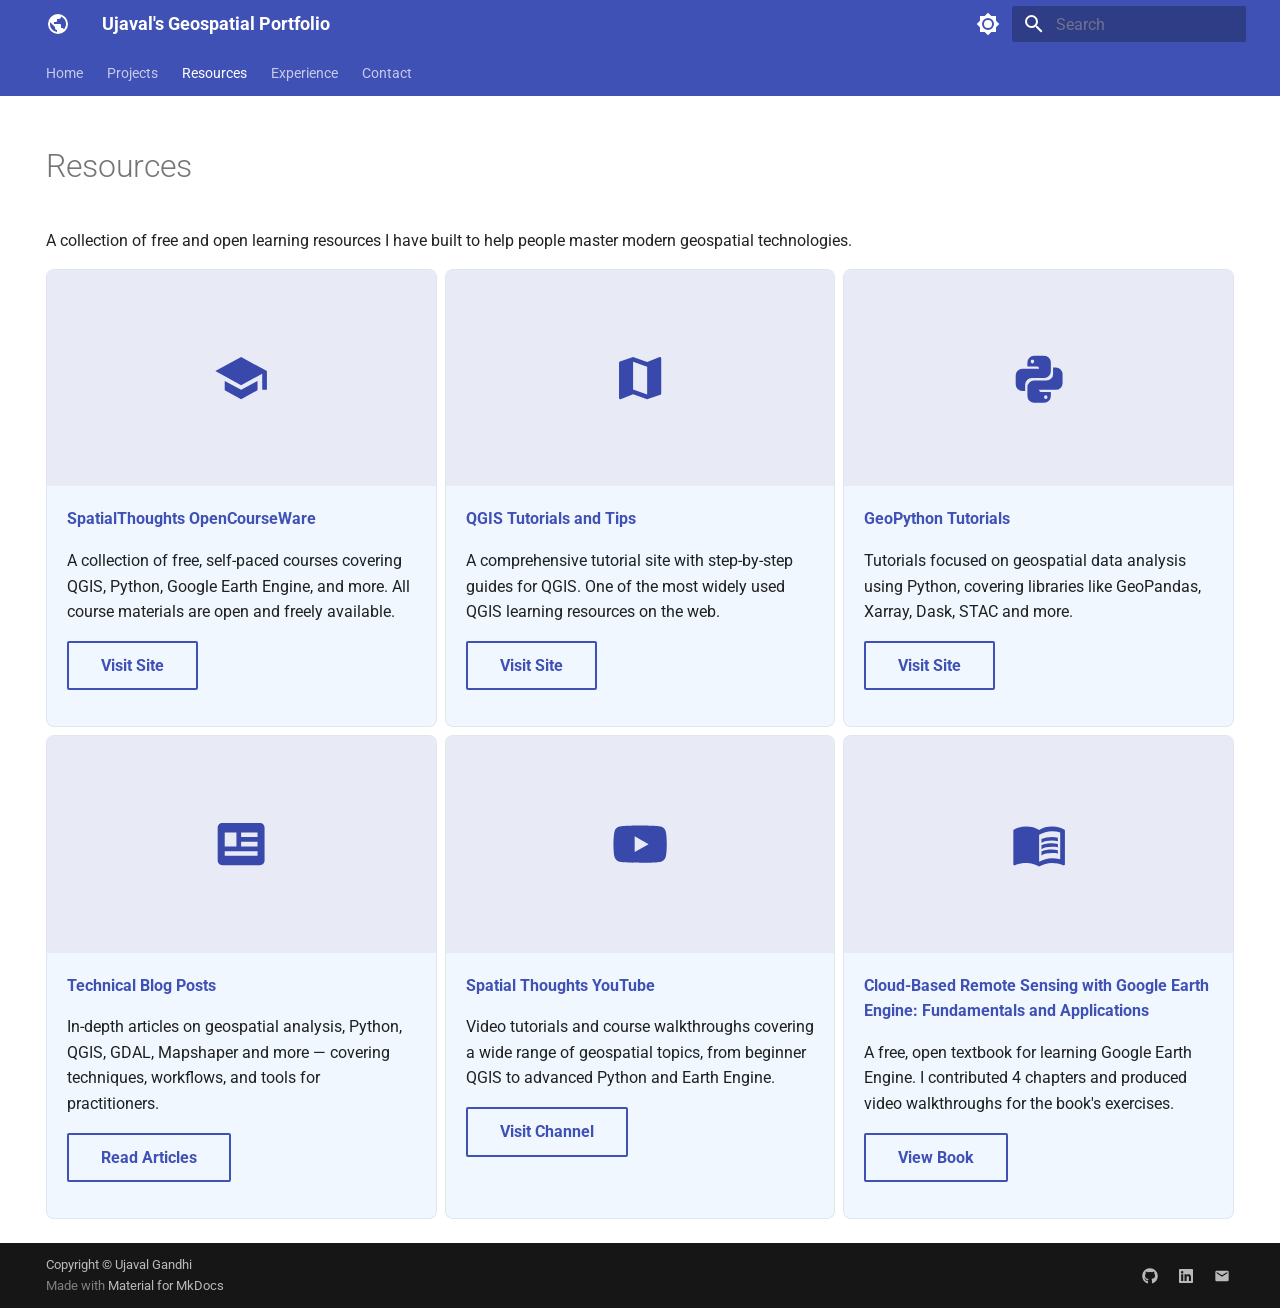
<file: resources/index.html>
<!doctype html>
<html lang="en" class="no-js">
  <head>
    
      <meta charset="utf-8">
      <meta name="viewport" content="width=device-width,initial-scale=1">
      
        <meta name="description" content="Portfolio of Ujaval Gandhi — Educator and Founder @ Spatial Thoughts">
      
      
        <meta name="author" content="Ujaval Gandhi">
      
      
        <link rel="canonical" href="https://spatialthoughts.github.io/resources/">
      
      
        <link rel="prev" href="../projects/climate-trends-project/">
      
      
        <link rel="next" href="../experience/">
      
      
        
      
      
      <link rel="icon" href="../assets/images/favicon.png">
      <meta name="generator" content="mkdocs-1.6.1, mkdocs-material-9.7.6">
    
    
      
        <title>Resources - Ujaval's Geospatial Portfolio</title>
      
    
    
      <link rel="stylesheet" href="../assets/stylesheets/main.484c7ddc.min.css">
      
        
        <link rel="stylesheet" href="../assets/stylesheets/palette.ab4e12ef.min.css">
      
      


    
    
      
    
    
      
        
        
        <link rel="preconnect" href="https://fonts.gstatic.com" crossorigin>
        <link rel="stylesheet" href="https://fonts.googleapis.com/css?family=Roboto:300,300i,400,400i,700,700i%7CRoboto+Mono:400,400i,700,700i&display=fallback">
        <style>:root{--md-text-font:"Roboto";--md-code-font:"Roboto Mono"}</style>
      
    
    
      <link rel="stylesheet" href="../assets/css/extra.css">
    
    <script>__md_scope=new URL("..",location),__md_hash=e=>[...e].reduce(((e,_)=>(e<<5)-e+_.charCodeAt(0)),0),__md_get=(e,_=localStorage,t=__md_scope)=>JSON.parse(_.getItem(t.pathname+"."+e)),__md_set=(e,_,t=localStorage,a=__md_scope)=>{try{t.setItem(a.pathname+"."+e,JSON.stringify(_))}catch(e){}}</script>
    
      

    
    
  </head>
  
  
    
    
      
    
    
    
    
    <body dir="ltr" data-md-color-scheme="default" data-md-color-primary="indigo" data-md-color-accent="blue">
  
    
    <input class="md-toggle" data-md-toggle="drawer" type="checkbox" id="__drawer" autocomplete="off">
    <input class="md-toggle" data-md-toggle="search" type="checkbox" id="__search" autocomplete="off">
    <label class="md-overlay" for="__drawer"></label>
    <div data-md-component="skip">
      
        
        <a href="#resources" class="md-skip">
          Skip to content
        </a>
      
    </div>
    <div data-md-component="announce">
      
    </div>
    
    
      

<header class="md-header" data-md-component="header">
  <nav class="md-header__inner md-grid" aria-label="Header">
    <a href=".." title="Ujaval&#39;s Geospatial Portfolio" class="md-header__button md-logo" aria-label="Ujaval's Geospatial Portfolio" data-md-component="logo">
      
  
  <svg xmlns="http://www.w3.org/2000/svg" viewBox="0 0 24 24"><path d="M17.9 17.39c-.26-.8-1.01-1.39-1.9-1.39h-1v-3a1 1 0 0 0-1-1H8v-2h2a1 1 0 0 0 1-1V7h2a2 2 0 0 0 2-2v-.41a7.984 7.984 0 0 1 2.9 12.8M11 19.93c-3.95-.49-7-3.85-7-7.93 0-.62.08-1.22.21-1.79L9 15v1a2 2 0 0 0 2 2m1-16A10 10 0 0 0 2 12a10 10 0 0 0 10 10 10 10 0 0 0 10-10A10 10 0 0 0 12 2"/></svg>

    </a>
    <label class="md-header__button md-icon" for="__drawer">
      
      <svg xmlns="http://www.w3.org/2000/svg" viewBox="0 0 24 24"><path d="M3 6h18v2H3zm0 5h18v2H3zm0 5h18v2H3z"/></svg>
    </label>
    <div class="md-header__title" data-md-component="header-title">
      <div class="md-header__ellipsis">
        <div class="md-header__topic">
          <span class="md-ellipsis">
            Ujaval's Geospatial Portfolio
          </span>
        </div>
        <div class="md-header__topic" data-md-component="header-topic">
          <span class="md-ellipsis">
            
              Resources
            
          </span>
        </div>
      </div>
    </div>
    
      
        <form class="md-header__option" data-md-component="palette">
  
    
    
    
    <input class="md-option" data-md-color-media="" data-md-color-scheme="default" data-md-color-primary="indigo" data-md-color-accent="blue"  aria-label="Switch to dark mode"  type="radio" name="__palette" id="__palette_0">
    
      <label class="md-header__button md-icon" title="Switch to dark mode" for="__palette_1" hidden>
        <svg xmlns="http://www.w3.org/2000/svg" viewBox="0 0 24 24"><path d="M12 8a4 4 0 0 0-4 4 4 4 0 0 0 4 4 4 4 0 0 0 4-4 4 4 0 0 0-4-4m0 10a6 6 0 0 1-6-6 6 6 0 0 1 6-6 6 6 0 0 1 6 6 6 6 0 0 1-6 6m8-9.31V4h-4.69L12 .69 8.69 4H4v4.69L.69 12 4 15.31V20h4.69L12 23.31 15.31 20H20v-4.69L23.31 12z"/></svg>
      </label>
    
  
    
    
    
    <input class="md-option" data-md-color-media="" data-md-color-scheme="slate" data-md-color-primary="indigo" data-md-color-accent="blue"  aria-label="Switch to light mode"  type="radio" name="__palette" id="__palette_1">
    
      <label class="md-header__button md-icon" title="Switch to light mode" for="__palette_0" hidden>
        <svg xmlns="http://www.w3.org/2000/svg" viewBox="0 0 24 24"><path d="M12 18c-.89 0-1.74-.2-2.5-.55C11.56 16.5 13 14.42 13 12s-1.44-4.5-3.5-5.45C10.26 6.2 11.11 6 12 6a6 6 0 0 1 6 6 6 6 0 0 1-6 6m8-9.31V4h-4.69L12 .69 8.69 4H4v4.69L.69 12 4 15.31V20h4.69L12 23.31 15.31 20H20v-4.69L23.31 12z"/></svg>
      </label>
    
  
</form>
      
    
    
      <script>var palette=__md_get("__palette");if(palette&&palette.color){if("(prefers-color-scheme)"===palette.color.media){var media=matchMedia("(prefers-color-scheme: light)"),input=document.querySelector(media.matches?"[data-md-color-media='(prefers-color-scheme: light)']":"[data-md-color-media='(prefers-color-scheme: dark)']");palette.color.media=input.getAttribute("data-md-color-media"),palette.color.scheme=input.getAttribute("data-md-color-scheme"),palette.color.primary=input.getAttribute("data-md-color-primary"),palette.color.accent=input.getAttribute("data-md-color-accent")}for(var[key,value]of Object.entries(palette.color))document.body.setAttribute("data-md-color-"+key,value)}</script>
    
    
    
      
      
        <label class="md-header__button md-icon" for="__search">
          
          <svg xmlns="http://www.w3.org/2000/svg" viewBox="0 0 24 24"><path d="M9.5 3A6.5 6.5 0 0 1 16 9.5c0 1.61-.59 3.09-1.56 4.23l.27.27h.79l5 5-1.5 1.5-5-5v-.79l-.27-.27A6.52 6.52 0 0 1 9.5 16 6.5 6.5 0 0 1 3 9.5 6.5 6.5 0 0 1 9.5 3m0 2C7 5 5 7 5 9.5S7 14 9.5 14 14 12 14 9.5 12 5 9.5 5"/></svg>
        </label>
        <div class="md-search" data-md-component="search" role="dialog">
  <label class="md-search__overlay" for="__search"></label>
  <div class="md-search__inner" role="search">
    <form class="md-search__form" name="search">
      <input type="text" class="md-search__input" name="query" aria-label="Search" placeholder="Search" autocapitalize="off" autocorrect="off" autocomplete="off" spellcheck="false" data-md-component="search-query" required>
      <label class="md-search__icon md-icon" for="__search">
        
        <svg xmlns="http://www.w3.org/2000/svg" viewBox="0 0 24 24"><path d="M9.5 3A6.5 6.5 0 0 1 16 9.5c0 1.61-.59 3.09-1.56 4.23l.27.27h.79l5 5-1.5 1.5-5-5v-.79l-.27-.27A6.52 6.52 0 0 1 9.5 16 6.5 6.5 0 0 1 3 9.5 6.5 6.5 0 0 1 9.5 3m0 2C7 5 5 7 5 9.5S7 14 9.5 14 14 12 14 9.5 12 5 9.5 5"/></svg>
        
        <svg xmlns="http://www.w3.org/2000/svg" viewBox="0 0 24 24"><path d="M20 11v2H8l5.5 5.5-1.42 1.42L4.16 12l7.92-7.92L13.5 5.5 8 11z"/></svg>
      </label>
      <nav class="md-search__options" aria-label="Search">
        
        <button type="reset" class="md-search__icon md-icon" title="Clear" aria-label="Clear" tabindex="-1">
          
          <svg xmlns="http://www.w3.org/2000/svg" viewBox="0 0 24 24"><path d="M19 6.41 17.59 5 12 10.59 6.41 5 5 6.41 10.59 12 5 17.59 6.41 19 12 13.41 17.59 19 19 17.59 13.41 12z"/></svg>
        </button>
      </nav>
      
    </form>
    <div class="md-search__output">
      <div class="md-search__scrollwrap" tabindex="0" data-md-scrollfix>
        <div class="md-search-result" data-md-component="search-result">
          <div class="md-search-result__meta">
            Initializing search
          </div>
          <ol class="md-search-result__list" role="presentation"></ol>
        </div>
      </div>
    </div>
  </div>
</div>
      
    
    
  </nav>
  
</header>
    
    <div class="md-container" data-md-component="container">
      
      
        
          
            
<nav class="md-tabs" aria-label="Tabs" data-md-component="tabs">
  <div class="md-grid">
    <ul class="md-tabs__list">
      
        
  
  
  
  
    <li class="md-tabs__item">
      <a href=".." class="md-tabs__link">
        
  
  
    
  
  Home

      </a>
    </li>
  

      
        
  
  
  
  
    
    
      <li class="md-tabs__item">
        <a href="../projects/" class="md-tabs__link">
          
  
  
  Projects

        </a>
      </li>
    
  

      
        
  
  
  
    
  
  
    <li class="md-tabs__item md-tabs__item--active">
      <a href="./" class="md-tabs__link">
        
  
  
    
  
  Resources

      </a>
    </li>
  

      
        
  
  
  
  
    <li class="md-tabs__item">
      <a href="../experience/" class="md-tabs__link">
        
  
  
    
  
  Experience

      </a>
    </li>
  

      
        
  
  
  
  
    <li class="md-tabs__item">
      <a href="../contact/" class="md-tabs__link">
        
  
  
    
  
  Contact

      </a>
    </li>
  

      
    </ul>
  </div>
</nav>
          
        
      
      <main class="md-main" data-md-component="main">
        <div class="md-main__inner md-grid">
          
            
              
                
              
              <div class="md-sidebar md-sidebar--primary" data-md-component="sidebar" data-md-type="navigation" hidden>
                <div class="md-sidebar__scrollwrap">
                  <div class="md-sidebar__inner">
                    


  


<nav class="md-nav md-nav--primary md-nav--lifted" aria-label="Navigation" data-md-level="0">
  <label class="md-nav__title" for="__drawer">
    <a href=".." title="Ujaval&#39;s Geospatial Portfolio" class="md-nav__button md-logo" aria-label="Ujaval's Geospatial Portfolio" data-md-component="logo">
      
  
  <svg xmlns="http://www.w3.org/2000/svg" viewBox="0 0 24 24"><path d="M17.9 17.39c-.26-.8-1.01-1.39-1.9-1.39h-1v-3a1 1 0 0 0-1-1H8v-2h2a1 1 0 0 0 1-1V7h2a2 2 0 0 0 2-2v-.41a7.984 7.984 0 0 1 2.9 12.8M11 19.93c-3.95-.49-7-3.85-7-7.93 0-.62.08-1.22.21-1.79L9 15v1a2 2 0 0 0 2 2m1-16A10 10 0 0 0 2 12a10 10 0 0 0 10 10 10 10 0 0 0 10-10A10 10 0 0 0 12 2"/></svg>

    </a>
    Ujaval's Geospatial Portfolio
  </label>
  
  <ul class="md-nav__list" data-md-scrollfix>
    
      
      
  
  
  
  
    <li class="md-nav__item">
      <a href=".." class="md-nav__link">
        
  
  
  <span class="md-ellipsis">
    
  
    Home
  

    
  </span>
  
  

      </a>
    </li>
  

    
      
      
  
  
  
  
    
    
    
    
      
      
    
    
    <li class="md-nav__item md-nav__item--nested">
      
        
        
        <input class="md-nav__toggle md-toggle " type="checkbox" id="__nav_2" >
        
          
          <label class="md-nav__link" for="__nav_2" id="__nav_2_label" tabindex="0">
            
  
  
  <span class="md-ellipsis">
    
  
    Projects
  

    
  </span>
  
  

            <span class="md-nav__icon md-icon"></span>
          </label>
        
        <nav class="md-nav" data-md-level="1" aria-labelledby="__nav_2_label" aria-expanded="false">
          <label class="md-nav__title" for="__nav_2">
            <span class="md-nav__icon md-icon"></span>
            
  
    Projects
  

          </label>
          <ul class="md-nav__list" data-md-scrollfix>
            
              
                
  
  
  
  
    <li class="md-nav__item">
      <a href="../projects/" class="md-nav__link">
        
  
  
  <span class="md-ellipsis">
    
  
    All Projects
  

    
  </span>
  
  

      </a>
    </li>
  

              
            
              
                
  
  
  
  
    <li class="md-nav__item">
      <a href="../projects/satellite-embedding-project/" class="md-nav__link">
        
  
  
  <span class="md-ellipsis">
    
  
    Google AlphaEarth Embeddings (AEF) Tutorials
  

    
  </span>
  
  

      </a>
    </li>
  

              
            
              
                
  
  
  
  
    <li class="md-nav__item">
      <a href="../projects/route-optimization-project/" class="md-nav__link">
        
  
  
  <span class="md-ellipsis">
    
  
    Route Optimization using OpenRouteService
  

    
  </span>
  
  

      </a>
    </li>
  

              
            
              
                
  
  
  
  
    <li class="md-nav__item">
      <a href="../projects/climate-trends-project/" class="md-nav__link">
        
  
  
  <span class="md-ellipsis">
    
  
    Climate Trends for the Baltics
  

    
  </span>
  
  

      </a>
    </li>
  

              
            
          </ul>
        </nav>
      
    </li>
  

    
      
      
  
  
    
  
  
  
    <li class="md-nav__item md-nav__item--active">
      
      <input class="md-nav__toggle md-toggle" type="checkbox" id="__toc">
      
      
        
      
      
      <a href="./" class="md-nav__link md-nav__link--active">
        
  
  
  <span class="md-ellipsis">
    
  
    Resources
  

    
  </span>
  
  

      </a>
      
    </li>
  

    
      
      
  
  
  
  
    <li class="md-nav__item">
      <a href="../experience/" class="md-nav__link">
        
  
  
  <span class="md-ellipsis">
    
  
    Experience
  

    
  </span>
  
  

      </a>
    </li>
  

    
      
      
  
  
  
  
    <li class="md-nav__item">
      <a href="../contact/" class="md-nav__link">
        
  
  
  <span class="md-ellipsis">
    
  
    Contact
  

    
  </span>
  
  

      </a>
    </li>
  

    
  </ul>
</nav>
                  </div>
                </div>
              </div>
            
            
              
                
              
              <div class="md-sidebar md-sidebar--secondary" data-md-component="sidebar" data-md-type="toc" hidden>
                <div class="md-sidebar__scrollwrap">
                  <div class="md-sidebar__inner">
                    

<nav class="md-nav md-nav--secondary" aria-label="Table of contents">
  
  
  
    
  
  
</nav>
                  </div>
                </div>
              </div>
            
          
          
            <div class="md-content" data-md-component="content">
              
              <article class="md-content__inner md-typeset">
                
                  
  




<h1 id="resources">Resources</h1>
<p>A collection of free and open learning resources I have built to help people master modern geospatial technologies.</p>
<div class="grid">
<div class="project-card">
<div class="resource-header">
<p><span class="twemoji"><svg xmlns="http://www.w3.org/2000/svg" viewBox="0 0 24 24"><path d="M12 3 1 9l11 6 9-4.91V17h2V9M5 13.18v4L12 21l7-3.82v-4L12 17z"/></svg></span></p>
</div>
<p><strong><a href="https://courses.spatialthoughts.com/">SpatialThoughts OpenCourseWare</a></strong></p>
<p>A collection of free, self-paced courses covering QGIS, Python, Google Earth Engine, and more. All course materials are open and freely available.</p>
<p><a class="md-button" href="https://courses.spatialthoughts.com/">Visit Site</a></p>
</div>
<div class="project-card">
<div class="resource-header">
<p><span class="twemoji"><svg xmlns="http://www.w3.org/2000/svg" viewBox="0 0 24 24"><path d="m15 19-6-2.11V5l6 2.11M20.5 3h-.16L15 5.1 9 3 3.36 4.9c-.21.07-.36.25-.36.48V20.5a.5.5 0 0 0 .5.5c.05 0 .11 0 .16-.03L9 18.9l6 2.1 5.64-1.9c.21-.1.36-.25.36-.48V3.5a.5.5 0 0 0-.5-.5"/></svg></span></p>
</div>
<p><strong><a href="https://www.qgistutorials.com/">QGIS Tutorials and Tips</a></strong></p>
<p>A comprehensive tutorial site with step-by-step guides for QGIS. One of the most widely used QGIS learning resources on the web.</p>
<p><a class="md-button" href="https://www.qgistutorials.com/">Visit Site</a></p>
</div>
<div class="project-card">
<div class="resource-header">
<p><span class="twemoji"><svg xmlns="http://www.w3.org/2000/svg" viewBox="0 0 24 24"><path d="M19.14 7.5A2.86 2.86 0 0 1 22 10.36v3.78A2.86 2.86 0 0 1 19.14 17H12c0 .39.32.96.71.96H17v1.68a2.86 2.86 0 0 1-2.86 2.86H9.86A2.86 2.86 0 0 1 7 19.64v-3.75a2.85 2.85 0 0 1 2.86-2.85h5.25a2.85 2.85 0 0 0 2.85-2.86V7.5zm-4.28 11.79c-.4 0-.72.3-.72.89s.32.71.72.71a.71.71 0 0 0 .71-.71c0-.59-.32-.89-.71-.89m-10-1.79A2.86 2.86 0 0 1 2 14.64v-3.78A2.86 2.86 0 0 1 4.86 8H12c0-.39-.32-.96-.71-.96H7V5.36A2.86 2.86 0 0 1 9.86 2.5h4.28A2.86 2.86 0 0 1 17 5.36v3.75a2.85 2.85 0 0 1-2.86 2.85H8.89a2.85 2.85 0 0 0-2.85 2.86v2.68zM9.14 5.71c.4 0 .72-.3.72-.89s-.32-.71-.72-.71c-.39 0-.71.12-.71.71s.32.89.71.89"/></svg></span></p>
</div>
<p><strong><a href="https://www.geopythontutorials.com/">GeoPython Tutorials</a></strong></p>
<p>Tutorials focused on geospatial data analysis using Python, covering libraries like GeoPandas, Xarray, Dask, STAC and more.</p>
<p><a class="md-button" href="https://www.geopythontutorials.com/">Visit Site</a></p>
</div>
<div class="project-card">
<div class="resource-header">
<p><span class="twemoji"><svg xmlns="http://www.w3.org/2000/svg" viewBox="0 0 24 24"><path d="M20 3H4c-1.11 0-2 .89-2 2v14c0 1.11.89 2 2 2h16c1.11 0 2-.89 2-2V5c0-1.11-.89-2-2-2M5 7h5v6H5zm14 10H5v-2h14zm0-4h-7v-2h7zm0-4h-7V7h7z"/></svg></span></p>
</div>
<p><strong><a href="https://spatialthoughts.com/articles/">Technical Blog Posts</a></strong></p>
<p>In-depth articles on geospatial analysis, Python, QGIS, GDAL, Mapshaper and more — covering techniques, workflows, and tools for practitioners.</p>
<p><a class="md-button" href="https://spatialthoughts.com/articles/">Read Articles</a></p>
</div>
<div class="project-card">
<div class="resource-header">
<p><span class="twemoji"><svg xmlns="http://www.w3.org/2000/svg" viewBox="0 0 576 512"><!--! Font Awesome Free 7.1.0 by @fontawesome - https://fontawesome.com License - https://fontawesome.com/license/free (Icons: CC BY 4.0, Fonts: SIL OFL 1.1, Code: MIT License) Copyright 2025 Fonticons, Inc.--><path d="M549.7 124.1c-6.2-23.7-24.8-42.3-48.3-48.6C458.9 64 288.1 64 288.1 64S117.3 64 74.7 75.5c-23.5 6.3-42 24.9-48.3 48.6C15 167 15 256.4 15 256.4s0 89.4 11.4 132.3c6.3 23.6 24.8 41.5 48.3 47.8C117.3 448 288.1 448 288.1 448s170.8 0 213.4-11.5c23.5-6.3 42-24.2 48.3-47.8 11.4-42.9 11.4-132.3 11.4-132.3s0-89.4-11.4-132.3zM232.2 337.6V175.2l142.7 81.2z"/></svg></span></p>
</div>
<p><strong><a href="https://www.youtube.com/@SpatialThoughts">Spatial Thoughts YouTube</a></strong></p>
<p>Video tutorials and course walkthroughs covering a wide range of geospatial topics, from beginner QGIS to advanced Python and Earth Engine.</p>
<p><a class="md-button" href="https://www.youtube.com/@SpatialThoughts">Visit Channel</a></p>
</div>
<div class="project-card">
<div class="resource-header">
<p><span class="twemoji"><svg xmlns="http://www.w3.org/2000/svg" viewBox="0 0 24 24"><path d="M12 21.5c-1.35-.85-3.8-1.5-5.5-1.5-1.65 0-3.35.3-4.75 1.05-.1.05-.15.05-.25.05-.25 0-.5-.25-.5-.5V6c.6-.45 1.25-.75 2-1 1.11-.35 2.33-.5 3.5-.5 1.95 0 4.05.4 5.5 1.5 1.45-1.1 3.55-1.5 5.5-1.5 1.17 0 2.39.15 3.5.5.75.25 1.4.55 2 1v14.6c0 .25-.25.5-.5.5-.1 0-.15 0-.25-.05-1.4-.75-3.1-1.05-4.75-1.05-1.7 0-4.15.65-5.5 1.5M12 8v11.5c1.35-.85 3.8-1.5 5.5-1.5 1.2 0 2.4.15 3.5.5V7c-1.1-.35-2.3-.5-3.5-.5-1.7 0-4.15.65-5.5 1.5m1 3.5c1.11-.68 2.6-1 4.5-1 .91 0 1.76.09 2.5.28V9.23c-.87-.15-1.71-.23-2.5-.23q-2.655 0-4.5.84zm4.5.17c-1.71 0-3.21.26-4.5.79v1.69c1.11-.65 2.6-.99 4.5-.99 1.04 0 1.88.08 2.5.24v-1.5c-.87-.16-1.71-.23-2.5-.23m2.5 2.9c-.87-.16-1.71-.24-2.5-.24-1.83 0-3.33.27-4.5.8v1.69c1.11-.66 2.6-.99 4.5-.99 1.04 0 1.88.08 2.5.24z"/></svg></span></p>
</div>
<p><strong><a href="https://www.eefabook.org/">Cloud-Based Remote Sensing with Google Earth Engine: Fundamentals and Applications</a></strong></p>
<p>A free, open textbook for learning Google Earth Engine. I contributed 4 chapters and produced video walkthroughs for the book's exercises.</p>
<p><a class="md-button" href="https://www.eefabook.org/">View Book</a></p>
</div>
</div>







  
  




  



                
              </article>
            </div>
          
          
<script>var target=document.getElementById(location.hash.slice(1));target&&target.name&&(target.checked=target.name.startsWith("__tabbed_"))</script>
        </div>
        
          <button type="button" class="md-top md-icon" data-md-component="top" hidden>
  
  <svg xmlns="http://www.w3.org/2000/svg" viewBox="0 0 24 24"><path d="M13 20h-2V8l-5.5 5.5-1.42-1.42L12 4.16l7.92 7.92-1.42 1.42L13 8z"/></svg>
  Back to top
</button>
        
      </main>
      
        <footer class="md-footer">
  
  <div class="md-footer-meta md-typeset">
    <div class="md-footer-meta__inner md-grid">
      <div class="md-copyright">
  
    <div class="md-copyright__highlight">
      Copyright &copy; Ujaval Gandhi
    </div>
  
  
    Made with
    <a href="https://squidfunk.github.io/mkdocs-material/" target="_blank" rel="noopener">
      Material for MkDocs
    </a>
  
</div>
      
        
<div class="md-social">
  
    
    
    
    
      
      
    
    <a href="https://github.com/spatialthoughts" target="_blank" rel="noopener" title="github.com" class="md-social__link">
      <svg xmlns="http://www.w3.org/2000/svg" viewBox="0 0 512 512"><!--! Font Awesome Free 7.1.0 by @fontawesome - https://fontawesome.com License - https://fontawesome.com/license/free (Icons: CC BY 4.0, Fonts: SIL OFL 1.1, Code: MIT License) Copyright 2025 Fonticons, Inc.--><path d="M173.9 397.4c0 2-2.3 3.6-5.2 3.6-3.3.3-5.6-1.3-5.6-3.6 0-2 2.3-3.6 5.2-3.6 3-.3 5.6 1.3 5.6 3.6m-31.1-4.5c-.7 2 1.3 4.3 4.3 4.9 2.6 1 5.6 0 6.2-2s-1.3-4.3-4.3-5.2c-2.6-.7-5.5.3-6.2 2.3m44.2-1.7c-2.9.7-4.9 2.6-4.6 4.9.3 2 2.9 3.3 5.9 2.6 2.9-.7 4.9-2.6 4.6-4.6-.3-1.9-3-3.2-5.9-2.9M252.8 8C114.1 8 8 113.3 8 252c0 110.9 69.8 205.8 169.5 239.2 12.8 2.3 17.3-5.6 17.3-12.1 0-6.2-.3-40.4-.3-61.4 0 0-70 15-84.7-29.8 0 0-11.4-29.1-27.8-36.6 0 0-22.9-15.7 1.6-15.4 0 0 24.9 2 38.6 25.8 21.9 38.6 58.6 27.5 72.9 20.9 2.3-16 8.8-27.1 16-33.7-55.9-6.2-112.3-14.3-112.3-110.5 0-27.5 7.6-41.3 23.6-58.9-2.6-6.5-11.1-33.3 2.6-67.9 20.9-6.5 69 27 69 27 20-5.6 41.5-8.5 62.8-8.5s42.8 2.9 62.8 8.5c0 0 48.1-33.6 69-27 13.7 34.7 5.2 61.4 2.6 67.9 16 17.7 25.8 31.5 25.8 58.9 0 96.5-58.9 104.2-114.8 110.5 9.2 7.9 17 22.9 17 46.4 0 33.7-.3 75.4-.3 83.6 0 6.5 4.6 14.4 17.3 12.1C436.2 457.8 504 362.9 504 252 504 113.3 391.5 8 252.8 8M105.2 352.9c-1.3 1-1 3.3.7 5.2 1.6 1.6 3.9 2.3 5.2 1 1.3-1 1-3.3-.7-5.2-1.6-1.6-3.9-2.3-5.2-1m-10.8-8.1c-.7 1.3.3 2.9 2.3 3.9 1.6 1 3.6.7 4.3-.7.7-1.3-.3-2.9-2.3-3.9-2-.6-3.6-.3-4.3.7m32.4 35.6c-1.6 1.3-1 4.3 1.3 6.2 2.3 2.3 5.2 2.6 6.5 1 1.3-1.3.7-4.3-1.3-6.2-2.2-2.3-5.2-2.6-6.5-1m-11.4-14.7c-1.6 1-1.6 3.6 0 5.9s4.3 3.3 5.6 2.3c1.6-1.3 1.6-3.9 0-6.2-1.4-2.3-4-3.3-5.6-2"/></svg>
    </a>
  
    
    
    
    
      
      
    
    <a href="https://linkedin.com/in/spatialthoughts" target="_blank" rel="noopener" title="linkedin.com" class="md-social__link">
      <svg xmlns="http://www.w3.org/2000/svg" viewBox="0 0 448 512"><!--! Font Awesome Free 7.1.0 by @fontawesome - https://fontawesome.com License - https://fontawesome.com/license/free (Icons: CC BY 4.0, Fonts: SIL OFL 1.1, Code: MIT License) Copyright 2025 Fonticons, Inc.--><path d="M416 32H31.9C14.3 32 0 46.5 0 64.3v383.4C0 465.5 14.3 480 31.9 480H416c17.6 0 32-14.5 32-32.3V64.3c0-17.8-14.4-32.3-32-32.3M135.4 416H69V202.2h66.5V416zM102.2 96a38.5 38.5 0 1 1 0 77 38.5 38.5 0 1 1 0-77m282.1 320h-66.4V312c0-24.8-.5-56.7-34.5-56.7-34.6 0-39.9 27-39.9 54.9V416h-66.4V202.2h63.7v29.2h.9c8.9-16.8 30.6-34.5 62.9-34.5 67.2 0 79.7 44.3 79.7 101.9z"/></svg>
    </a>
  
    
    
    
    
    <a href="mailto:ujaval@spatialthoughts.com" target="_blank" rel="noopener" title="" class="md-social__link">
      <svg xmlns="http://www.w3.org/2000/svg" viewBox="0 0 24 24"><path d="m20 8-8 5-8-5V6l8 5 8-5m0-2H4c-1.11 0-2 .89-2 2v12a2 2 0 0 0 2 2h16a2 2 0 0 0 2-2V6a2 2 0 0 0-2-2"/></svg>
    </a>
  
</div>
      
    </div>
  </div>
</footer>
      
    </div>
    <div class="md-dialog" data-md-component="dialog">
      <div class="md-dialog__inner md-typeset"></div>
    </div>
    
    
    
      
      
      <script id="__config" type="application/json">{"annotate": null, "base": "..", "features": ["navigation.tabs", "navigation.top", "content.code.copy"], "search": "../assets/javascripts/workers/search.2c215733.min.js", "tags": null, "translations": {"clipboard.copied": "Copied to clipboard", "clipboard.copy": "Copy to clipboard", "search.result.more.one": "1 more on this page", "search.result.more.other": "# more on this page", "search.result.none": "No matching documents", "search.result.one": "1 matching document", "search.result.other": "# matching documents", "search.result.placeholder": "Type to start searching", "search.result.term.missing": "Missing", "select.version": "Select version"}, "version": null}</script>
    
    
      <script src="../assets/javascripts/bundle.79ae519e.min.js"></script>
      
    
  </body>
</html>
</file>
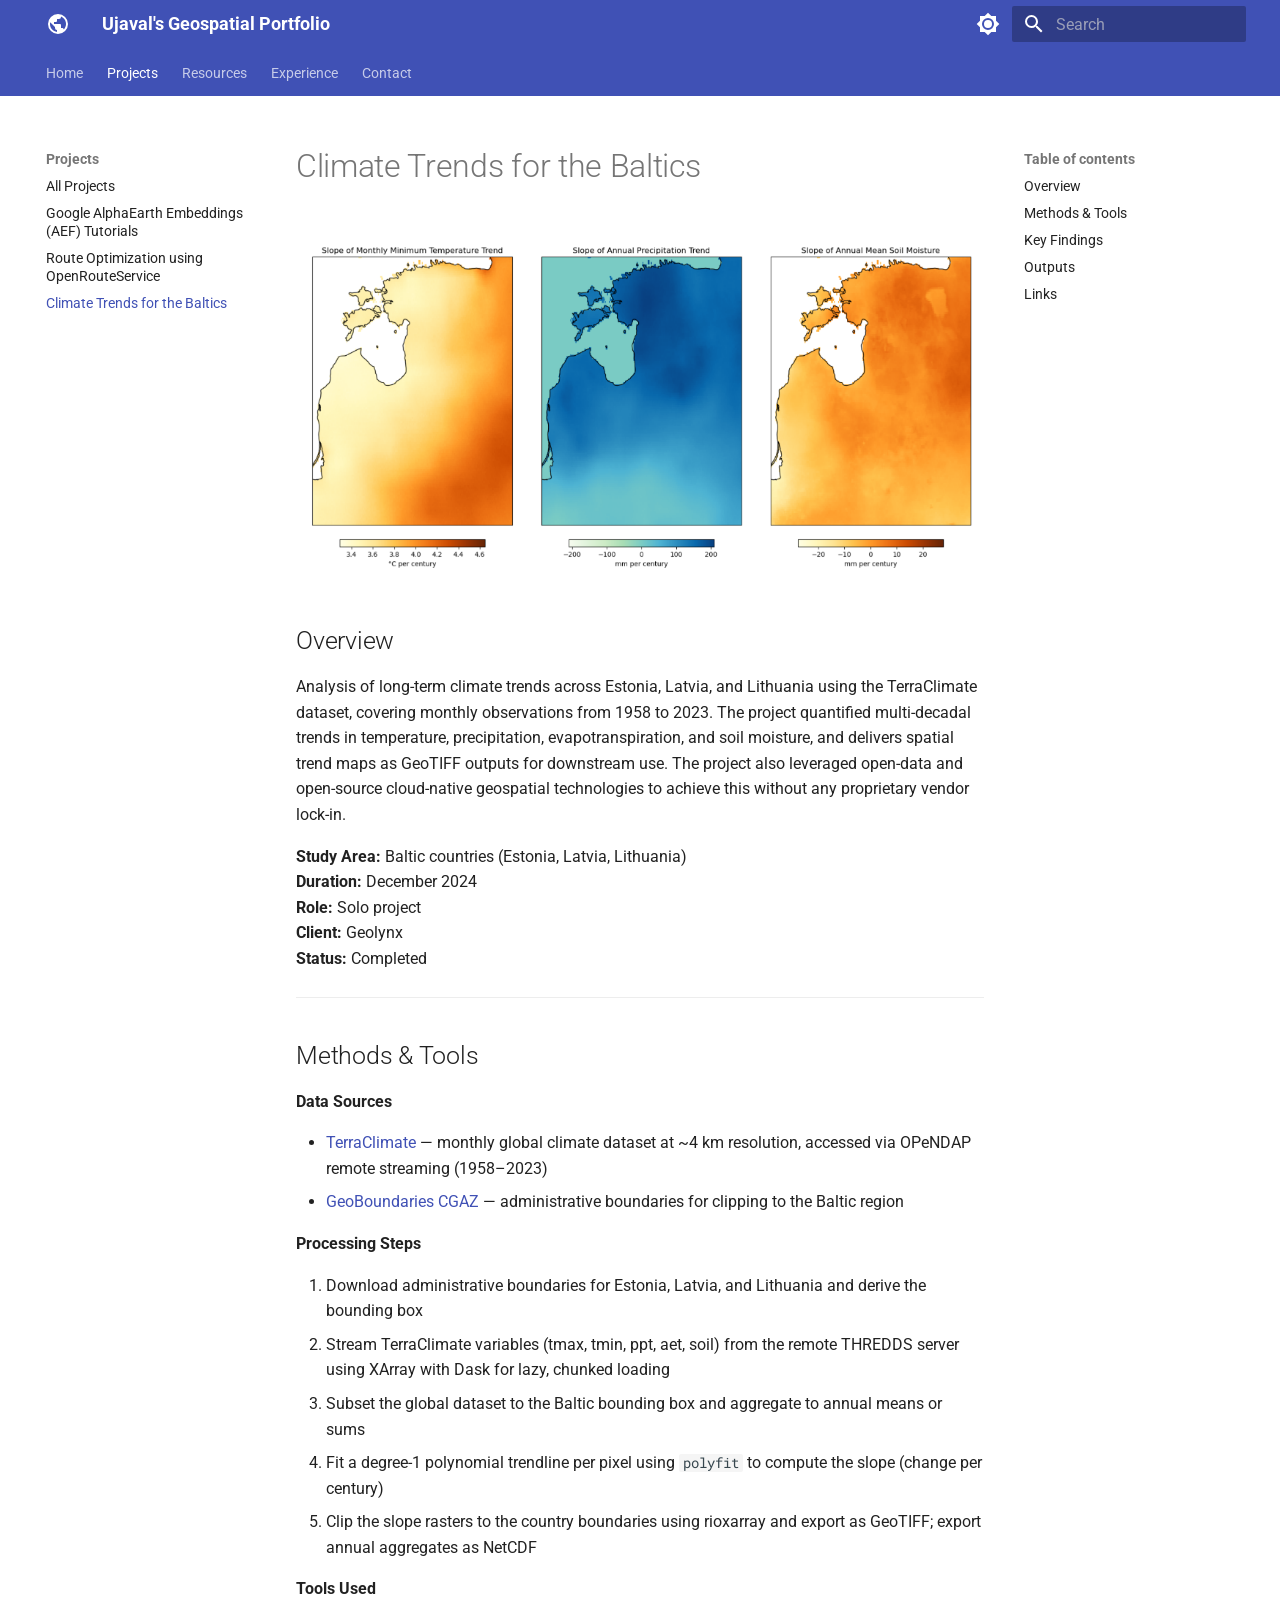
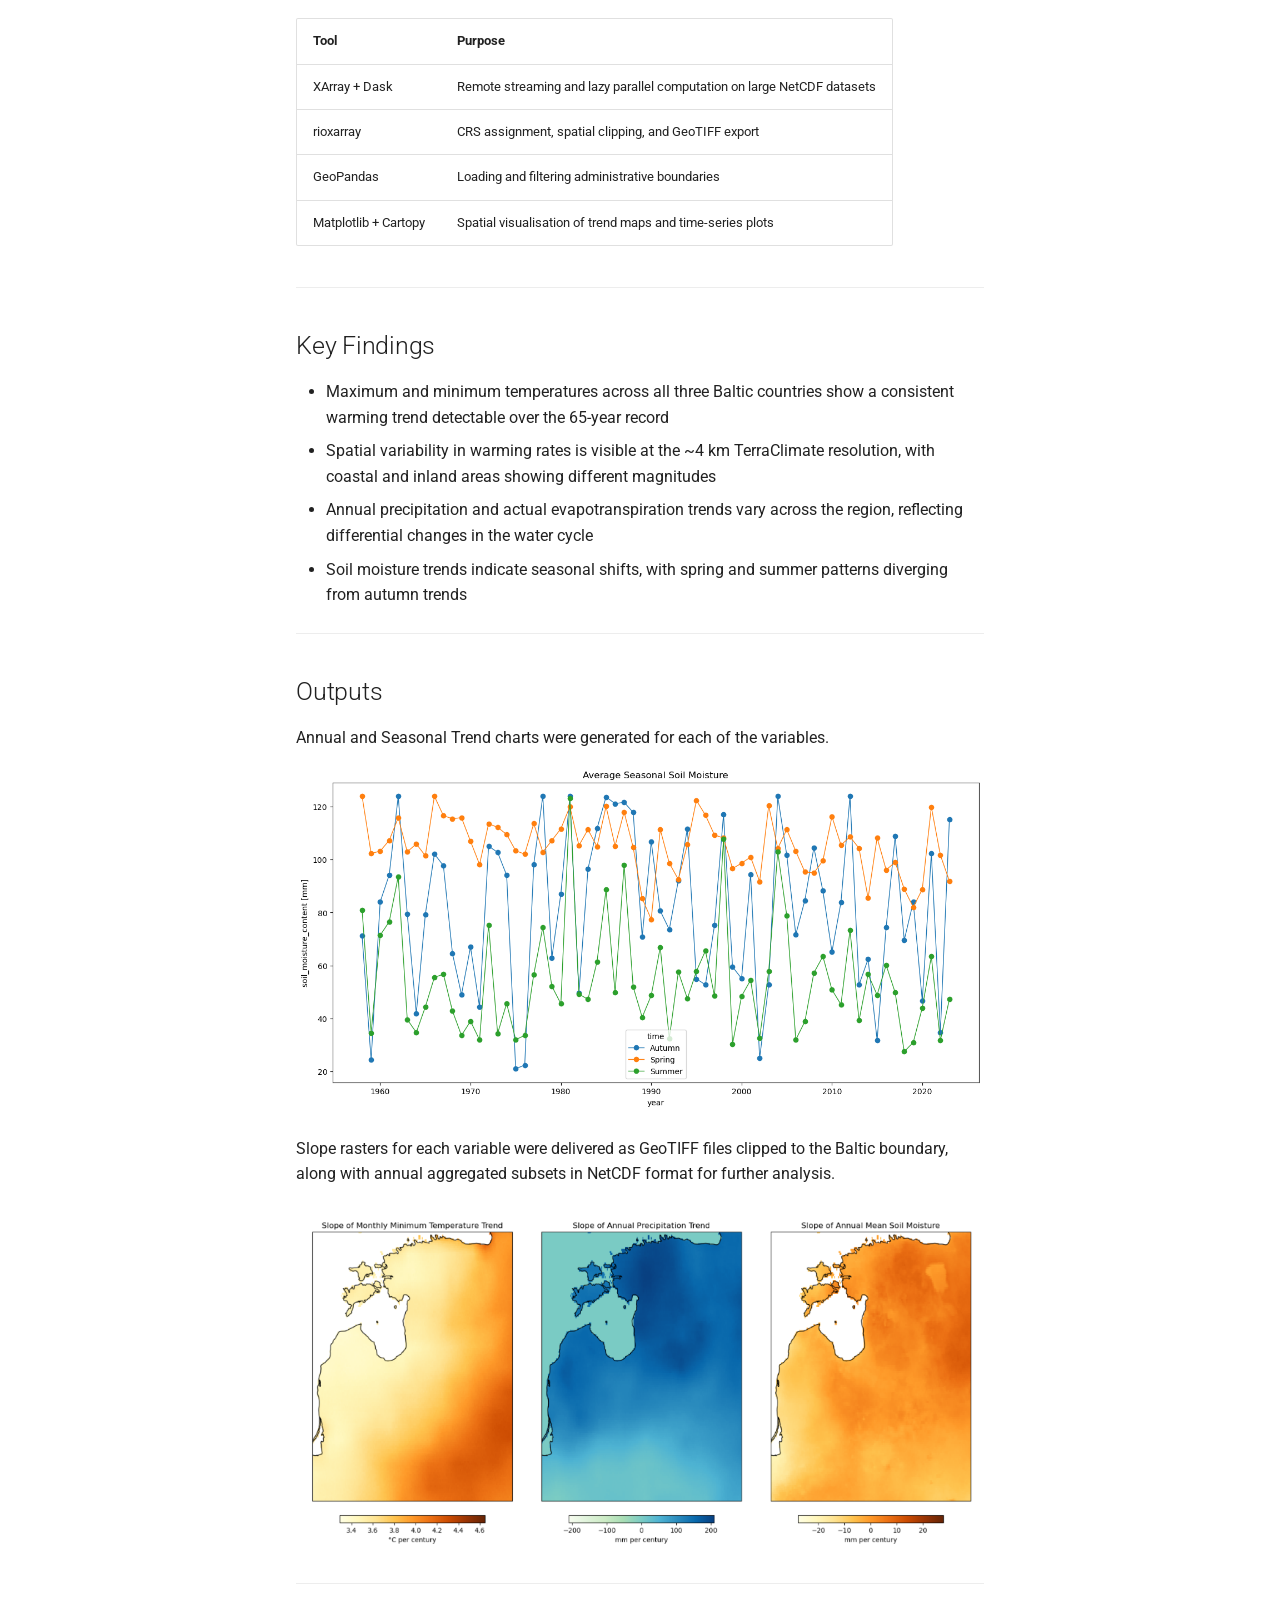
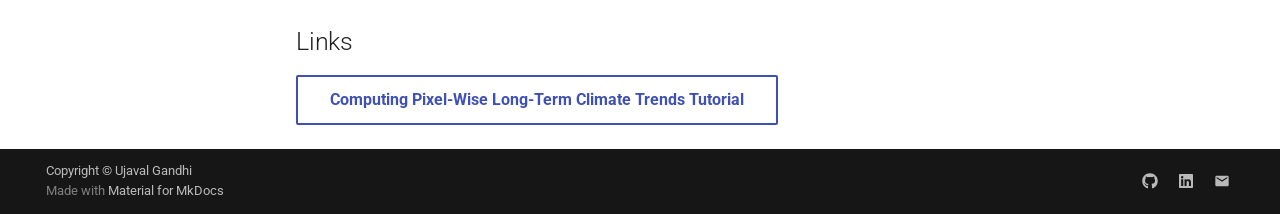
<file: projects/climate-trends-project/index.html>
<!doctype html>
<html lang="en" class="no-js">
  <head>
    
      <meta charset="utf-8">
      <meta name="viewport" content="width=device-width,initial-scale=1">
      
        <meta name="description" content="Portfolio of Ujaval Gandhi — Educator and Founder @ Spatial Thoughts">
      
      
        <meta name="author" content="Ujaval Gandhi">
      
      
        <link rel="canonical" href="https://spatialthoughts.github.io/projects/climate-trends-project/">
      
      
        <link rel="prev" href="../route-optimization-project/">
      
      
        <link rel="next" href="../../resources/">
      
      
        
      
      
      <link rel="icon" href="../../assets/images/favicon.png">
      <meta name="generator" content="mkdocs-1.6.1, mkdocs-material-9.7.6">
    
    
      
        <title>Climate Trends for the Baltics - Ujaval's Geospatial Portfolio</title>
      
    
    
      <link rel="stylesheet" href="../../assets/stylesheets/main.484c7ddc.min.css">
      
        
        <link rel="stylesheet" href="../../assets/stylesheets/palette.ab4e12ef.min.css">
      
      


    
    
      
    
    
      
        
        
        <link rel="preconnect" href="https://fonts.gstatic.com" crossorigin>
        <link rel="stylesheet" href="https://fonts.googleapis.com/css?family=Roboto:300,300i,400,400i,700,700i%7CRoboto+Mono:400,400i,700,700i&display=fallback">
        <style>:root{--md-text-font:"Roboto";--md-code-font:"Roboto Mono"}</style>
      
    
    
      <link rel="stylesheet" href="../../assets/css/extra.css">
    
    <script>__md_scope=new URL("../..",location),__md_hash=e=>[...e].reduce(((e,_)=>(e<<5)-e+_.charCodeAt(0)),0),__md_get=(e,_=localStorage,t=__md_scope)=>JSON.parse(_.getItem(t.pathname+"."+e)),__md_set=(e,_,t=localStorage,a=__md_scope)=>{try{t.setItem(a.pathname+"."+e,JSON.stringify(_))}catch(e){}}</script>
    
      

    
    
  </head>
  
  
    
    
      
    
    
    
    
    <body dir="ltr" data-md-color-scheme="default" data-md-color-primary="indigo" data-md-color-accent="blue">
  
    
    <input class="md-toggle" data-md-toggle="drawer" type="checkbox" id="__drawer" autocomplete="off">
    <input class="md-toggle" data-md-toggle="search" type="checkbox" id="__search" autocomplete="off">
    <label class="md-overlay" for="__drawer"></label>
    <div data-md-component="skip">
      
        
        <a href="#climate-trends-for-the-baltics" class="md-skip">
          Skip to content
        </a>
      
    </div>
    <div data-md-component="announce">
      
    </div>
    
    
      

<header class="md-header" data-md-component="header">
  <nav class="md-header__inner md-grid" aria-label="Header">
    <a href="../.." title="Ujaval&#39;s Geospatial Portfolio" class="md-header__button md-logo" aria-label="Ujaval's Geospatial Portfolio" data-md-component="logo">
      
  
  <svg xmlns="http://www.w3.org/2000/svg" viewBox="0 0 24 24"><path d="M17.9 17.39c-.26-.8-1.01-1.39-1.9-1.39h-1v-3a1 1 0 0 0-1-1H8v-2h2a1 1 0 0 0 1-1V7h2a2 2 0 0 0 2-2v-.41a7.984 7.984 0 0 1 2.9 12.8M11 19.93c-3.95-.49-7-3.85-7-7.93 0-.62.08-1.22.21-1.79L9 15v1a2 2 0 0 0 2 2m1-16A10 10 0 0 0 2 12a10 10 0 0 0 10 10 10 10 0 0 0 10-10A10 10 0 0 0 12 2"/></svg>

    </a>
    <label class="md-header__button md-icon" for="__drawer">
      
      <svg xmlns="http://www.w3.org/2000/svg" viewBox="0 0 24 24"><path d="M3 6h18v2H3zm0 5h18v2H3zm0 5h18v2H3z"/></svg>
    </label>
    <div class="md-header__title" data-md-component="header-title">
      <div class="md-header__ellipsis">
        <div class="md-header__topic">
          <span class="md-ellipsis">
            Ujaval's Geospatial Portfolio
          </span>
        </div>
        <div class="md-header__topic" data-md-component="header-topic">
          <span class="md-ellipsis">
            
              Climate Trends for the Baltics
            
          </span>
        </div>
      </div>
    </div>
    
      
        <form class="md-header__option" data-md-component="palette">
  
    
    
    
    <input class="md-option" data-md-color-media="" data-md-color-scheme="default" data-md-color-primary="indigo" data-md-color-accent="blue"  aria-label="Switch to dark mode"  type="radio" name="__palette" id="__palette_0">
    
      <label class="md-header__button md-icon" title="Switch to dark mode" for="__palette_1" hidden>
        <svg xmlns="http://www.w3.org/2000/svg" viewBox="0 0 24 24"><path d="M12 8a4 4 0 0 0-4 4 4 4 0 0 0 4 4 4 4 0 0 0 4-4 4 4 0 0 0-4-4m0 10a6 6 0 0 1-6-6 6 6 0 0 1 6-6 6 6 0 0 1 6 6 6 6 0 0 1-6 6m8-9.31V4h-4.69L12 .69 8.69 4H4v4.69L.69 12 4 15.31V20h4.69L12 23.31 15.31 20H20v-4.69L23.31 12z"/></svg>
      </label>
    
  
    
    
    
    <input class="md-option" data-md-color-media="" data-md-color-scheme="slate" data-md-color-primary="indigo" data-md-color-accent="blue"  aria-label="Switch to light mode"  type="radio" name="__palette" id="__palette_1">
    
      <label class="md-header__button md-icon" title="Switch to light mode" for="__palette_0" hidden>
        <svg xmlns="http://www.w3.org/2000/svg" viewBox="0 0 24 24"><path d="M12 18c-.89 0-1.74-.2-2.5-.55C11.56 16.5 13 14.42 13 12s-1.44-4.5-3.5-5.45C10.26 6.2 11.11 6 12 6a6 6 0 0 1 6 6 6 6 0 0 1-6 6m8-9.31V4h-4.69L12 .69 8.69 4H4v4.69L.69 12 4 15.31V20h4.69L12 23.31 15.31 20H20v-4.69L23.31 12z"/></svg>
      </label>
    
  
</form>
      
    
    
      <script>var palette=__md_get("__palette");if(palette&&palette.color){if("(prefers-color-scheme)"===palette.color.media){var media=matchMedia("(prefers-color-scheme: light)"),input=document.querySelector(media.matches?"[data-md-color-media='(prefers-color-scheme: light)']":"[data-md-color-media='(prefers-color-scheme: dark)']");palette.color.media=input.getAttribute("data-md-color-media"),palette.color.scheme=input.getAttribute("data-md-color-scheme"),palette.color.primary=input.getAttribute("data-md-color-primary"),palette.color.accent=input.getAttribute("data-md-color-accent")}for(var[key,value]of Object.entries(palette.color))document.body.setAttribute("data-md-color-"+key,value)}</script>
    
    
    
      
      
        <label class="md-header__button md-icon" for="__search">
          
          <svg xmlns="http://www.w3.org/2000/svg" viewBox="0 0 24 24"><path d="M9.5 3A6.5 6.5 0 0 1 16 9.5c0 1.61-.59 3.09-1.56 4.23l.27.27h.79l5 5-1.5 1.5-5-5v-.79l-.27-.27A6.52 6.52 0 0 1 9.5 16 6.5 6.5 0 0 1 3 9.5 6.5 6.5 0 0 1 9.5 3m0 2C7 5 5 7 5 9.5S7 14 9.5 14 14 12 14 9.5 12 5 9.5 5"/></svg>
        </label>
        <div class="md-search" data-md-component="search" role="dialog">
  <label class="md-search__overlay" for="__search"></label>
  <div class="md-search__inner" role="search">
    <form class="md-search__form" name="search">
      <input type="text" class="md-search__input" name="query" aria-label="Search" placeholder="Search" autocapitalize="off" autocorrect="off" autocomplete="off" spellcheck="false" data-md-component="search-query" required>
      <label class="md-search__icon md-icon" for="__search">
        
        <svg xmlns="http://www.w3.org/2000/svg" viewBox="0 0 24 24"><path d="M9.5 3A6.5 6.5 0 0 1 16 9.5c0 1.61-.59 3.09-1.56 4.23l.27.27h.79l5 5-1.5 1.5-5-5v-.79l-.27-.27A6.52 6.52 0 0 1 9.5 16 6.5 6.5 0 0 1 3 9.5 6.5 6.5 0 0 1 9.5 3m0 2C7 5 5 7 5 9.5S7 14 9.5 14 14 12 14 9.5 12 5 9.5 5"/></svg>
        
        <svg xmlns="http://www.w3.org/2000/svg" viewBox="0 0 24 24"><path d="M20 11v2H8l5.5 5.5-1.42 1.42L4.16 12l7.92-7.92L13.5 5.5 8 11z"/></svg>
      </label>
      <nav class="md-search__options" aria-label="Search">
        
        <button type="reset" class="md-search__icon md-icon" title="Clear" aria-label="Clear" tabindex="-1">
          
          <svg xmlns="http://www.w3.org/2000/svg" viewBox="0 0 24 24"><path d="M19 6.41 17.59 5 12 10.59 6.41 5 5 6.41 10.59 12 5 17.59 6.41 19 12 13.41 17.59 19 19 17.59 13.41 12z"/></svg>
        </button>
      </nav>
      
    </form>
    <div class="md-search__output">
      <div class="md-search__scrollwrap" tabindex="0" data-md-scrollfix>
        <div class="md-search-result" data-md-component="search-result">
          <div class="md-search-result__meta">
            Initializing search
          </div>
          <ol class="md-search-result__list" role="presentation"></ol>
        </div>
      </div>
    </div>
  </div>
</div>
      
    
    
  </nav>
  
</header>
    
    <div class="md-container" data-md-component="container">
      
      
        
          
            
<nav class="md-tabs" aria-label="Tabs" data-md-component="tabs">
  <div class="md-grid">
    <ul class="md-tabs__list">
      
        
  
  
  
  
    <li class="md-tabs__item">
      <a href="../.." class="md-tabs__link">
        
  
  
    
  
  Home

      </a>
    </li>
  

      
        
  
  
  
    
  
  
    
    
      <li class="md-tabs__item md-tabs__item--active">
        <a href="../" class="md-tabs__link">
          
  
  
  Projects

        </a>
      </li>
    
  

      
        
  
  
  
  
    <li class="md-tabs__item">
      <a href="../../resources/" class="md-tabs__link">
        
  
  
    
  
  Resources

      </a>
    </li>
  

      
        
  
  
  
  
    <li class="md-tabs__item">
      <a href="../../experience/" class="md-tabs__link">
        
  
  
    
  
  Experience

      </a>
    </li>
  

      
        
  
  
  
  
    <li class="md-tabs__item">
      <a href="../../contact/" class="md-tabs__link">
        
  
  
    
  
  Contact

      </a>
    </li>
  

      
    </ul>
  </div>
</nav>
          
        
      
      <main class="md-main" data-md-component="main">
        <div class="md-main__inner md-grid">
          
            
              
              <div class="md-sidebar md-sidebar--primary" data-md-component="sidebar" data-md-type="navigation" >
                <div class="md-sidebar__scrollwrap">
                  <div class="md-sidebar__inner">
                    


  


<nav class="md-nav md-nav--primary md-nav--lifted" aria-label="Navigation" data-md-level="0">
  <label class="md-nav__title" for="__drawer">
    <a href="../.." title="Ujaval&#39;s Geospatial Portfolio" class="md-nav__button md-logo" aria-label="Ujaval's Geospatial Portfolio" data-md-component="logo">
      
  
  <svg xmlns="http://www.w3.org/2000/svg" viewBox="0 0 24 24"><path d="M17.9 17.39c-.26-.8-1.01-1.39-1.9-1.39h-1v-3a1 1 0 0 0-1-1H8v-2h2a1 1 0 0 0 1-1V7h2a2 2 0 0 0 2-2v-.41a7.984 7.984 0 0 1 2.9 12.8M11 19.93c-3.95-.49-7-3.85-7-7.93 0-.62.08-1.22.21-1.79L9 15v1a2 2 0 0 0 2 2m1-16A10 10 0 0 0 2 12a10 10 0 0 0 10 10 10 10 0 0 0 10-10A10 10 0 0 0 12 2"/></svg>

    </a>
    Ujaval's Geospatial Portfolio
  </label>
  
  <ul class="md-nav__list" data-md-scrollfix>
    
      
      
  
  
  
  
    <li class="md-nav__item">
      <a href="../.." class="md-nav__link">
        
  
  
  <span class="md-ellipsis">
    
  
    Home
  

    
  </span>
  
  

      </a>
    </li>
  

    
      
      
  
  
    
  
  
  
    
    
    
    
      
        
        
      
      
    
    
    <li class="md-nav__item md-nav__item--active md-nav__item--section md-nav__item--nested">
      
        
        
        <input class="md-nav__toggle md-toggle " type="checkbox" id="__nav_2" checked>
        
          
          <label class="md-nav__link" for="__nav_2" id="__nav_2_label" tabindex="">
            
  
  
  <span class="md-ellipsis">
    
  
    Projects
  

    
  </span>
  
  

            <span class="md-nav__icon md-icon"></span>
          </label>
        
        <nav class="md-nav" data-md-level="1" aria-labelledby="__nav_2_label" aria-expanded="true">
          <label class="md-nav__title" for="__nav_2">
            <span class="md-nav__icon md-icon"></span>
            
  
    Projects
  

          </label>
          <ul class="md-nav__list" data-md-scrollfix>
            
              
                
  
  
  
  
    <li class="md-nav__item">
      <a href="../" class="md-nav__link">
        
  
  
  <span class="md-ellipsis">
    
  
    All Projects
  

    
  </span>
  
  

      </a>
    </li>
  

              
            
              
                
  
  
  
  
    <li class="md-nav__item">
      <a href="../satellite-embedding-project/" class="md-nav__link">
        
  
  
  <span class="md-ellipsis">
    
  
    Google AlphaEarth Embeddings (AEF) Tutorials
  

    
  </span>
  
  

      </a>
    </li>
  

              
            
              
                
  
  
  
  
    <li class="md-nav__item">
      <a href="../route-optimization-project/" class="md-nav__link">
        
  
  
  <span class="md-ellipsis">
    
  
    Route Optimization using OpenRouteService
  

    
  </span>
  
  

      </a>
    </li>
  

              
            
              
                
  
  
    
  
  
  
    <li class="md-nav__item md-nav__item--active">
      
      <input class="md-nav__toggle md-toggle" type="checkbox" id="__toc">
      
      
        
      
      
        <label class="md-nav__link md-nav__link--active" for="__toc">
          
  
  
  <span class="md-ellipsis">
    
  
    Climate Trends for the Baltics
  

    
  </span>
  
  

          <span class="md-nav__icon md-icon"></span>
        </label>
      
      <a href="./" class="md-nav__link md-nav__link--active">
        
  
  
  <span class="md-ellipsis">
    
  
    Climate Trends for the Baltics
  

    
  </span>
  
  

      </a>
      
        

<nav class="md-nav md-nav--secondary" aria-label="Table of contents">
  
  
  
    
  
  
    <label class="md-nav__title" for="__toc">
      <span class="md-nav__icon md-icon"></span>
      Table of contents
    </label>
    <ul class="md-nav__list" data-md-component="toc" data-md-scrollfix>
      
        <li class="md-nav__item">
  <a href="#overview" class="md-nav__link">
    <span class="md-ellipsis">
      
        Overview
      
    </span>
  </a>
  
</li>
      
        <li class="md-nav__item">
  <a href="#methods-tools" class="md-nav__link">
    <span class="md-ellipsis">
      
        Methods &amp; Tools
      
    </span>
  </a>
  
</li>
      
        <li class="md-nav__item">
  <a href="#key-findings" class="md-nav__link">
    <span class="md-ellipsis">
      
        Key Findings
      
    </span>
  </a>
  
</li>
      
        <li class="md-nav__item">
  <a href="#outputs" class="md-nav__link">
    <span class="md-ellipsis">
      
        Outputs
      
    </span>
  </a>
  
</li>
      
        <li class="md-nav__item">
  <a href="#links" class="md-nav__link">
    <span class="md-ellipsis">
      
        Links
      
    </span>
  </a>
  
</li>
      
    </ul>
  
</nav>
      
    </li>
  

              
            
          </ul>
        </nav>
      
    </li>
  

    
      
      
  
  
  
  
    <li class="md-nav__item">
      <a href="../../resources/" class="md-nav__link">
        
  
  
  <span class="md-ellipsis">
    
  
    Resources
  

    
  </span>
  
  

      </a>
    </li>
  

    
      
      
  
  
  
  
    <li class="md-nav__item">
      <a href="../../experience/" class="md-nav__link">
        
  
  
  <span class="md-ellipsis">
    
  
    Experience
  

    
  </span>
  
  

      </a>
    </li>
  

    
      
      
  
  
  
  
    <li class="md-nav__item">
      <a href="../../contact/" class="md-nav__link">
        
  
  
  <span class="md-ellipsis">
    
  
    Contact
  

    
  </span>
  
  

      </a>
    </li>
  

    
  </ul>
</nav>
                  </div>
                </div>
              </div>
            
            
              
              <div class="md-sidebar md-sidebar--secondary" data-md-component="sidebar" data-md-type="toc" >
                <div class="md-sidebar__scrollwrap">
                  <div class="md-sidebar__inner">
                    

<nav class="md-nav md-nav--secondary" aria-label="Table of contents">
  
  
  
    
  
  
    <label class="md-nav__title" for="__toc">
      <span class="md-nav__icon md-icon"></span>
      Table of contents
    </label>
    <ul class="md-nav__list" data-md-component="toc" data-md-scrollfix>
      
        <li class="md-nav__item">
  <a href="#overview" class="md-nav__link">
    <span class="md-ellipsis">
      
        Overview
      
    </span>
  </a>
  
</li>
      
        <li class="md-nav__item">
  <a href="#methods-tools" class="md-nav__link">
    <span class="md-ellipsis">
      
        Methods &amp; Tools
      
    </span>
  </a>
  
</li>
      
        <li class="md-nav__item">
  <a href="#key-findings" class="md-nav__link">
    <span class="md-ellipsis">
      
        Key Findings
      
    </span>
  </a>
  
</li>
      
        <li class="md-nav__item">
  <a href="#outputs" class="md-nav__link">
    <span class="md-ellipsis">
      
        Outputs
      
    </span>
  </a>
  
</li>
      
        <li class="md-nav__item">
  <a href="#links" class="md-nav__link">
    <span class="md-ellipsis">
      
        Links
      
    </span>
  </a>
  
</li>
      
    </ul>
  
</nav>
                  </div>
                </div>
              </div>
            
          
          
            <div class="md-content" data-md-component="content">
              
              <article class="md-content__inner md-typeset">
                
                  



<h1 id="climate-trends-for-the-baltics">Climate Trends for the Baltics</h1>
<p><img alt="Project overview image" src="../../assets/images/project3-image.png" /></p>
<h2 id="overview">Overview</h2>
<p>Analysis of long-term climate trends across Estonia, Latvia, and Lithuania using the TerraClimate dataset, covering monthly observations from 1958 to 2023. The project quantified multi-decadal trends in temperature, precipitation, evapotranspiration, and soil moisture, and delivers spatial trend maps as GeoTIFF outputs for downstream use. The project also leveraged open-data and open-source cloud-native geospatial technologies to achieve this without any proprietary vendor lock-in.</p>
<p><strong>Study Area:</strong> Baltic countries (Estonia, Latvia, Lithuania)<br />
<strong>Duration:</strong> December 2024<br />
<strong>Role:</strong> Solo project<br />
<strong>Client:</strong> Geolynx<br />
<strong>Status:</strong> Completed</p>
<hr />
<h2 id="methods-tools">Methods &amp; Tools</h2>
<p><strong>Data Sources</strong></p>
<ul>
<li><a href="http://www.climatologylab.org/terraclimate.html">TerraClimate</a> — monthly global climate dataset at ~4 km resolution, accessed via OPeNDAP remote streaming (1958–2023)</li>
<li><a href="https://github.com/wmgeolab/geoBoundaries">GeoBoundaries CGAZ</a> — administrative boundaries for clipping to the Baltic region</li>
</ul>
<p><strong>Processing Steps</strong></p>
<ol>
<li>Download administrative boundaries for Estonia, Latvia, and Lithuania and derive the bounding box</li>
<li>Stream TerraClimate variables (tmax, tmin, ppt, aet, soil) from the remote THREDDS server using XArray with Dask for lazy, chunked loading</li>
<li>Subset the global dataset to the Baltic bounding box and aggregate to annual means or sums</li>
<li>Fit a degree-1 polynomial trendline per pixel using <code>polyfit</code> to compute the slope (change per century)</li>
<li>Clip the slope rasters to the country boundaries using rioxarray and export as GeoTIFF; export annual aggregates as NetCDF</li>
</ol>
<p><strong>Tools Used</strong></p>
<table>
<thead>
<tr>
<th>Tool</th>
<th>Purpose</th>
</tr>
</thead>
<tbody>
<tr>
<td>XArray + Dask</td>
<td>Remote streaming and lazy parallel computation on large NetCDF datasets</td>
</tr>
<tr>
<td>rioxarray</td>
<td>CRS assignment, spatial clipping, and GeoTIFF export</td>
</tr>
<tr>
<td>GeoPandas</td>
<td>Loading and filtering administrative boundaries</td>
</tr>
<tr>
<td>Matplotlib + Cartopy</td>
<td>Spatial visualisation of trend maps and time-series plots</td>
</tr>
</tbody>
</table>
<hr />
<h2 id="key-findings">Key Findings</h2>
<ul>
<li>Maximum and minimum temperatures across all three Baltic countries show a consistent warming trend detectable over the 65-year record</li>
<li>Spatial variability in warming rates is visible at the ~4 km TerraClimate resolution, with coastal and inland areas showing different magnitudes</li>
<li>Annual precipitation and actual evapotranspiration trends vary across the region, reflecting differential changes in the water cycle</li>
<li>Soil moisture trends indicate seasonal shifts, with spring and summer patterns diverging from autumn trends</li>
</ul>
<hr />
<h2 id="outputs">Outputs</h2>
<p>Annual and Seasonal Trend charts were generated for each of the variables.</p>
<p><img alt="Climate trend chart" src="../../assets/images/project3-chart.png" /></p>
<p>Slope rasters for each variable were delivered as GeoTIFF files clipped to the Baltic boundary, along with annual aggregated subsets in NetCDF format for further analysis.</p>
<p><img alt="Project overview image" src="../../assets/images/project3-image.png" /></p>
<hr />
<h2 id="links">Links</h2>
<p><a class="md-button" href="https://www.geopythontutorials.com/notebooks/xarray_climate_trends.html">Computing Pixel-Wise Long-Term Climate Trends Tutorial</a></p>












                
              </article>
            </div>
          
          
<script>var target=document.getElementById(location.hash.slice(1));target&&target.name&&(target.checked=target.name.startsWith("__tabbed_"))</script>
        </div>
        
          <button type="button" class="md-top md-icon" data-md-component="top" hidden>
  
  <svg xmlns="http://www.w3.org/2000/svg" viewBox="0 0 24 24"><path d="M13 20h-2V8l-5.5 5.5-1.42-1.42L12 4.16l7.92 7.92-1.42 1.42L13 8z"/></svg>
  Back to top
</button>
        
      </main>
      
        <footer class="md-footer">
  
  <div class="md-footer-meta md-typeset">
    <div class="md-footer-meta__inner md-grid">
      <div class="md-copyright">
  
    <div class="md-copyright__highlight">
      Copyright &copy; Ujaval Gandhi
    </div>
  
  
    Made with
    <a href="https://squidfunk.github.io/mkdocs-material/" target="_blank" rel="noopener">
      Material for MkDocs
    </a>
  
</div>
      
        
<div class="md-social">
  
    
    
    
    
      
      
    
    <a href="https://github.com/spatialthoughts" target="_blank" rel="noopener" title="github.com" class="md-social__link">
      <svg xmlns="http://www.w3.org/2000/svg" viewBox="0 0 512 512"><!--! Font Awesome Free 7.1.0 by @fontawesome - https://fontawesome.com License - https://fontawesome.com/license/free (Icons: CC BY 4.0, Fonts: SIL OFL 1.1, Code: MIT License) Copyright 2025 Fonticons, Inc.--><path d="M173.9 397.4c0 2-2.3 3.6-5.2 3.6-3.3.3-5.6-1.3-5.6-3.6 0-2 2.3-3.6 5.2-3.6 3-.3 5.6 1.3 5.6 3.6m-31.1-4.5c-.7 2 1.3 4.3 4.3 4.9 2.6 1 5.6 0 6.2-2s-1.3-4.3-4.3-5.2c-2.6-.7-5.5.3-6.2 2.3m44.2-1.7c-2.9.7-4.9 2.6-4.6 4.9.3 2 2.9 3.3 5.9 2.6 2.9-.7 4.9-2.6 4.6-4.6-.3-1.9-3-3.2-5.9-2.9M252.8 8C114.1 8 8 113.3 8 252c0 110.9 69.8 205.8 169.5 239.2 12.8 2.3 17.3-5.6 17.3-12.1 0-6.2-.3-40.4-.3-61.4 0 0-70 15-84.7-29.8 0 0-11.4-29.1-27.8-36.6 0 0-22.9-15.7 1.6-15.4 0 0 24.9 2 38.6 25.8 21.9 38.6 58.6 27.5 72.9 20.9 2.3-16 8.8-27.1 16-33.7-55.9-6.2-112.3-14.3-112.3-110.5 0-27.5 7.6-41.3 23.6-58.9-2.6-6.5-11.1-33.3 2.6-67.9 20.9-6.5 69 27 69 27 20-5.6 41.5-8.5 62.8-8.5s42.8 2.9 62.8 8.5c0 0 48.1-33.6 69-27 13.7 34.7 5.2 61.4 2.6 67.9 16 17.7 25.8 31.5 25.8 58.9 0 96.5-58.9 104.2-114.8 110.5 9.2 7.9 17 22.9 17 46.4 0 33.7-.3 75.4-.3 83.6 0 6.5 4.6 14.4 17.3 12.1C436.2 457.8 504 362.9 504 252 504 113.3 391.5 8 252.8 8M105.2 352.9c-1.3 1-1 3.3.7 5.2 1.6 1.6 3.9 2.3 5.2 1 1.3-1 1-3.3-.7-5.2-1.6-1.6-3.9-2.3-5.2-1m-10.8-8.1c-.7 1.3.3 2.9 2.3 3.9 1.6 1 3.6.7 4.3-.7.7-1.3-.3-2.9-2.3-3.9-2-.6-3.6-.3-4.3.7m32.4 35.6c-1.6 1.3-1 4.3 1.3 6.2 2.3 2.3 5.2 2.6 6.5 1 1.3-1.3.7-4.3-1.3-6.2-2.2-2.3-5.2-2.6-6.5-1m-11.4-14.7c-1.6 1-1.6 3.6 0 5.9s4.3 3.3 5.6 2.3c1.6-1.3 1.6-3.9 0-6.2-1.4-2.3-4-3.3-5.6-2"/></svg>
    </a>
  
    
    
    
    
      
      
    
    <a href="https://linkedin.com/in/spatialthoughts" target="_blank" rel="noopener" title="linkedin.com" class="md-social__link">
      <svg xmlns="http://www.w3.org/2000/svg" viewBox="0 0 448 512"><!--! Font Awesome Free 7.1.0 by @fontawesome - https://fontawesome.com License - https://fontawesome.com/license/free (Icons: CC BY 4.0, Fonts: SIL OFL 1.1, Code: MIT License) Copyright 2025 Fonticons, Inc.--><path d="M416 32H31.9C14.3 32 0 46.5 0 64.3v383.4C0 465.5 14.3 480 31.9 480H416c17.6 0 32-14.5 32-32.3V64.3c0-17.8-14.4-32.3-32-32.3M135.4 416H69V202.2h66.5V416zM102.2 96a38.5 38.5 0 1 1 0 77 38.5 38.5 0 1 1 0-77m282.1 320h-66.4V312c0-24.8-.5-56.7-34.5-56.7-34.6 0-39.9 27-39.9 54.9V416h-66.4V202.2h63.7v29.2h.9c8.9-16.8 30.6-34.5 62.9-34.5 67.2 0 79.7 44.3 79.7 101.9z"/></svg>
    </a>
  
    
    
    
    
    <a href="mailto:ujaval@spatialthoughts.com" target="_blank" rel="noopener" title="" class="md-social__link">
      <svg xmlns="http://www.w3.org/2000/svg" viewBox="0 0 24 24"><path d="m20 8-8 5-8-5V6l8 5 8-5m0-2H4c-1.11 0-2 .89-2 2v12a2 2 0 0 0 2 2h16a2 2 0 0 0 2-2V6a2 2 0 0 0-2-2"/></svg>
    </a>
  
</div>
      
    </div>
  </div>
</footer>
      
    </div>
    <div class="md-dialog" data-md-component="dialog">
      <div class="md-dialog__inner md-typeset"></div>
    </div>
    
    
    
      
      
      <script id="__config" type="application/json">{"annotate": null, "base": "../..", "features": ["navigation.tabs", "navigation.top", "content.code.copy"], "search": "../../assets/javascripts/workers/search.2c215733.min.js", "tags": null, "translations": {"clipboard.copied": "Copied to clipboard", "clipboard.copy": "Copy to clipboard", "search.result.more.one": "1 more on this page", "search.result.more.other": "# more on this page", "search.result.none": "No matching documents", "search.result.one": "1 matching document", "search.result.other": "# matching documents", "search.result.placeholder": "Type to start searching", "search.result.term.missing": "Missing", "select.version": "Select version"}, "version": null}</script>
    
    
      <script src="../../assets/javascripts/bundle.79ae519e.min.js"></script>
      
    
  </body>
</html>
</file>
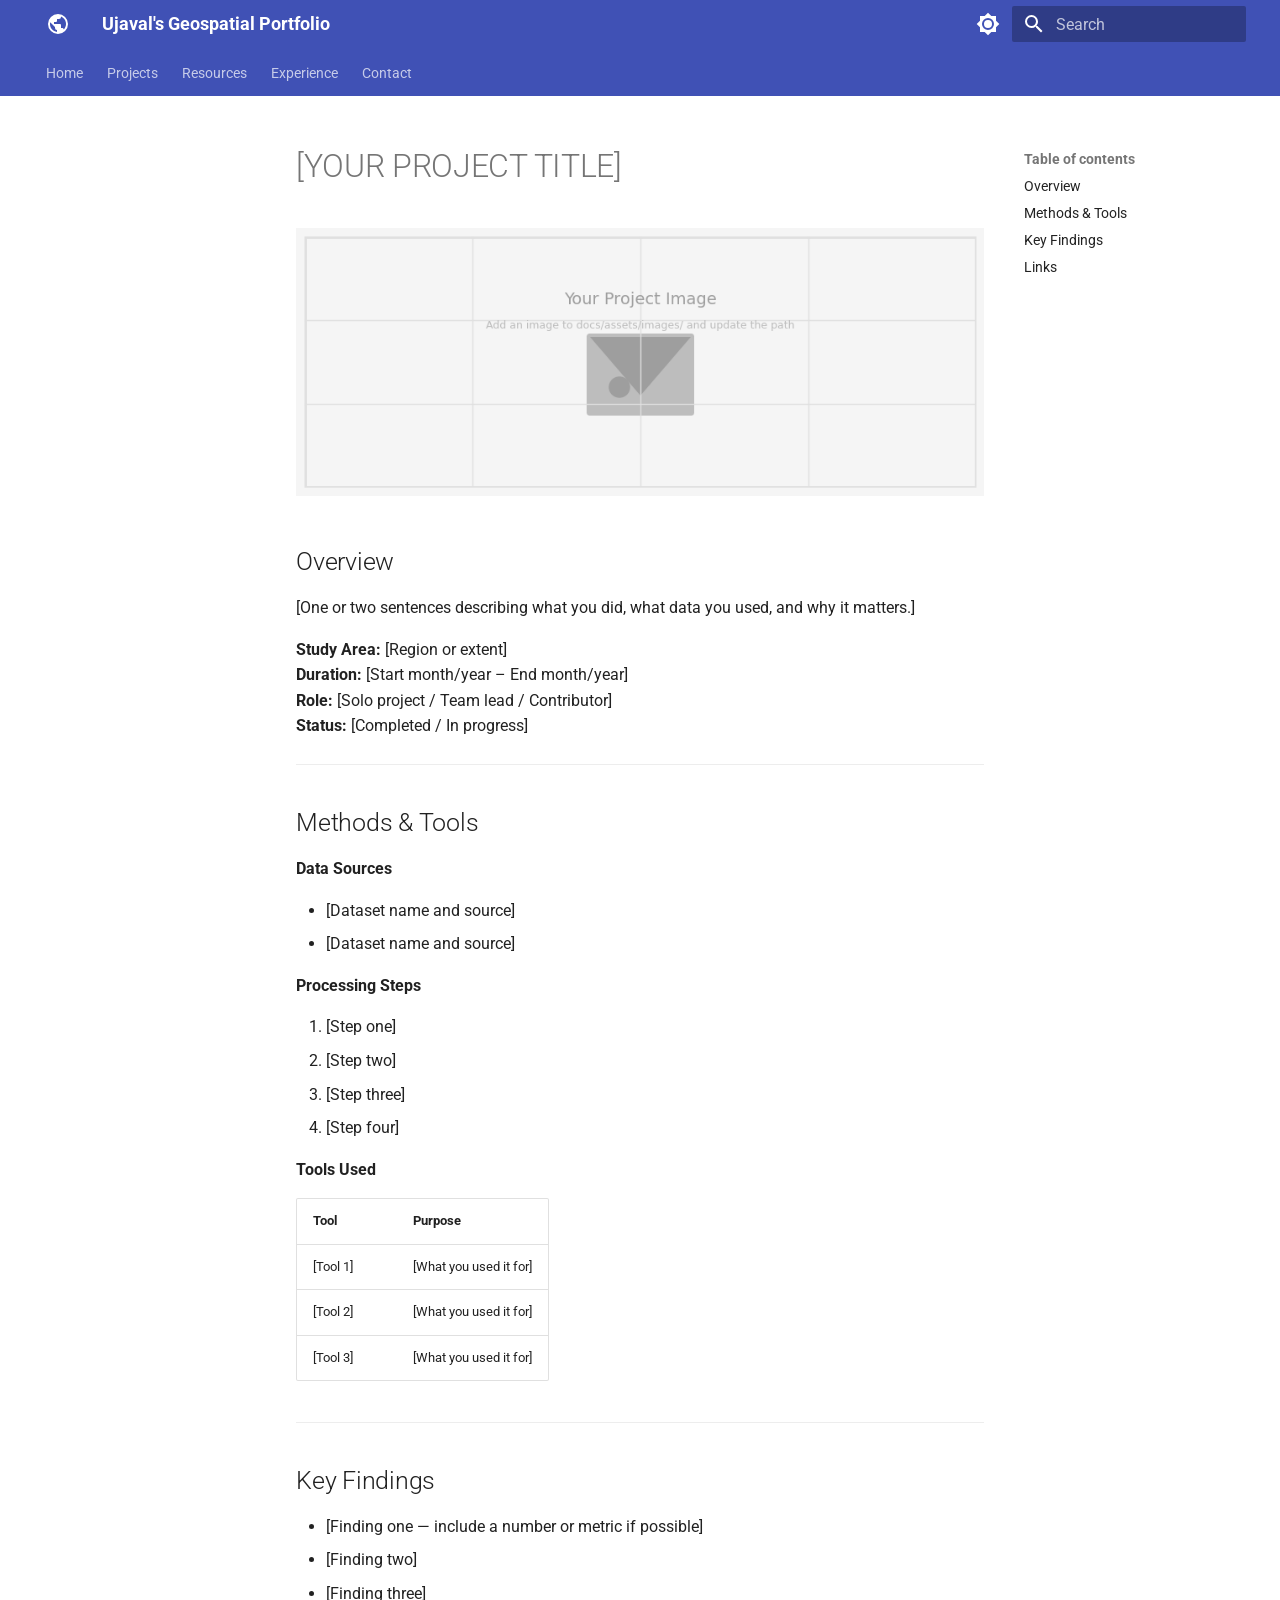
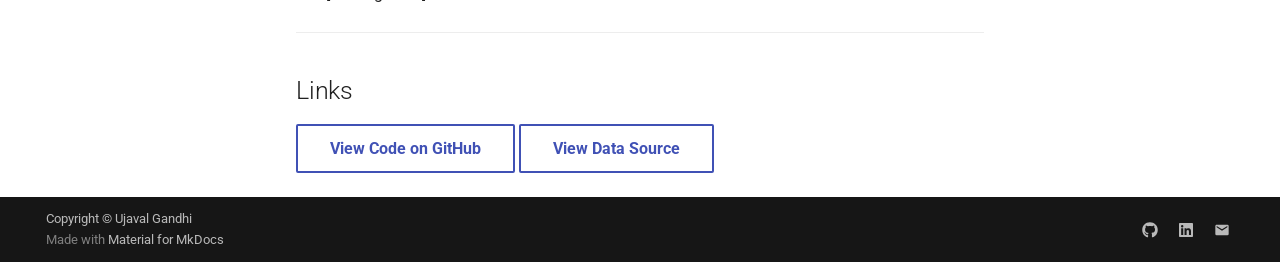
<file: projects/sample-project/index.html>
<!doctype html>
<html lang="en" class="no-js">
  <head>
    
      <meta charset="utf-8">
      <meta name="viewport" content="width=device-width,initial-scale=1">
      
        <meta name="description" content="Portfolio of Ujaval Gandhi — Educator and Founder @ Spatial Thoughts">
      
      
        <meta name="author" content="Ujaval Gandhi">
      
      
        <link rel="canonical" href="https://spatialthoughts.github.io/projects/sample-project/">
      
      
      
      
        
      
      
      <link rel="icon" href="../../assets/images/favicon.png">
      <meta name="generator" content="mkdocs-1.6.1, mkdocs-material-9.7.6">
    
    
      
        <title>Sample project - Ujaval's Geospatial Portfolio</title>
      
    
    
      <link rel="stylesheet" href="../../assets/stylesheets/main.484c7ddc.min.css">
      
        
        <link rel="stylesheet" href="../../assets/stylesheets/palette.ab4e12ef.min.css">
      
      


    
    
      
    
    
      
        
        
        <link rel="preconnect" href="https://fonts.gstatic.com" crossorigin>
        <link rel="stylesheet" href="https://fonts.googleapis.com/css?family=Roboto:300,300i,400,400i,700,700i%7CRoboto+Mono:400,400i,700,700i&display=fallback">
        <style>:root{--md-text-font:"Roboto";--md-code-font:"Roboto Mono"}</style>
      
    
    
      <link rel="stylesheet" href="../../assets/css/extra.css">
    
    <script>__md_scope=new URL("../..",location),__md_hash=e=>[...e].reduce(((e,_)=>(e<<5)-e+_.charCodeAt(0)),0),__md_get=(e,_=localStorage,t=__md_scope)=>JSON.parse(_.getItem(t.pathname+"."+e)),__md_set=(e,_,t=localStorage,a=__md_scope)=>{try{t.setItem(a.pathname+"."+e,JSON.stringify(_))}catch(e){}}</script>
    
      

    
    
  </head>
  
  
    
    
      
    
    
    
    
    <body dir="ltr" data-md-color-scheme="default" data-md-color-primary="indigo" data-md-color-accent="blue">
  
    
    <input class="md-toggle" data-md-toggle="drawer" type="checkbox" id="__drawer" autocomplete="off">
    <input class="md-toggle" data-md-toggle="search" type="checkbox" id="__search" autocomplete="off">
    <label class="md-overlay" for="__drawer"></label>
    <div data-md-component="skip">
      
        
        <a href="#your-project-title" class="md-skip">
          Skip to content
        </a>
      
    </div>
    <div data-md-component="announce">
      
    </div>
    
    
      

<header class="md-header" data-md-component="header">
  <nav class="md-header__inner md-grid" aria-label="Header">
    <a href="../.." title="Ujaval&#39;s Geospatial Portfolio" class="md-header__button md-logo" aria-label="Ujaval's Geospatial Portfolio" data-md-component="logo">
      
  
  <svg xmlns="http://www.w3.org/2000/svg" viewBox="0 0 24 24"><path d="M17.9 17.39c-.26-.8-1.01-1.39-1.9-1.39h-1v-3a1 1 0 0 0-1-1H8v-2h2a1 1 0 0 0 1-1V7h2a2 2 0 0 0 2-2v-.41a7.984 7.984 0 0 1 2.9 12.8M11 19.93c-3.95-.49-7-3.85-7-7.93 0-.62.08-1.22.21-1.79L9 15v1a2 2 0 0 0 2 2m1-16A10 10 0 0 0 2 12a10 10 0 0 0 10 10 10 10 0 0 0 10-10A10 10 0 0 0 12 2"/></svg>

    </a>
    <label class="md-header__button md-icon" for="__drawer">
      
      <svg xmlns="http://www.w3.org/2000/svg" viewBox="0 0 24 24"><path d="M3 6h18v2H3zm0 5h18v2H3zm0 5h18v2H3z"/></svg>
    </label>
    <div class="md-header__title" data-md-component="header-title">
      <div class="md-header__ellipsis">
        <div class="md-header__topic">
          <span class="md-ellipsis">
            Ujaval's Geospatial Portfolio
          </span>
        </div>
        <div class="md-header__topic" data-md-component="header-topic">
          <span class="md-ellipsis">
            
              Sample project
            
          </span>
        </div>
      </div>
    </div>
    
      
        <form class="md-header__option" data-md-component="palette">
  
    
    
    
    <input class="md-option" data-md-color-media="" data-md-color-scheme="default" data-md-color-primary="indigo" data-md-color-accent="blue"  aria-label="Switch to dark mode"  type="radio" name="__palette" id="__palette_0">
    
      <label class="md-header__button md-icon" title="Switch to dark mode" for="__palette_1" hidden>
        <svg xmlns="http://www.w3.org/2000/svg" viewBox="0 0 24 24"><path d="M12 8a4 4 0 0 0-4 4 4 4 0 0 0 4 4 4 4 0 0 0 4-4 4 4 0 0 0-4-4m0 10a6 6 0 0 1-6-6 6 6 0 0 1 6-6 6 6 0 0 1 6 6 6 6 0 0 1-6 6m8-9.31V4h-4.69L12 .69 8.69 4H4v4.69L.69 12 4 15.31V20h4.69L12 23.31 15.31 20H20v-4.69L23.31 12z"/></svg>
      </label>
    
  
    
    
    
    <input class="md-option" data-md-color-media="" data-md-color-scheme="slate" data-md-color-primary="indigo" data-md-color-accent="blue"  aria-label="Switch to light mode"  type="radio" name="__palette" id="__palette_1">
    
      <label class="md-header__button md-icon" title="Switch to light mode" for="__palette_0" hidden>
        <svg xmlns="http://www.w3.org/2000/svg" viewBox="0 0 24 24"><path d="M12 18c-.89 0-1.74-.2-2.5-.55C11.56 16.5 13 14.42 13 12s-1.44-4.5-3.5-5.45C10.26 6.2 11.11 6 12 6a6 6 0 0 1 6 6 6 6 0 0 1-6 6m8-9.31V4h-4.69L12 .69 8.69 4H4v4.69L.69 12 4 15.31V20h4.69L12 23.31 15.31 20H20v-4.69L23.31 12z"/></svg>
      </label>
    
  
</form>
      
    
    
      <script>var palette=__md_get("__palette");if(palette&&palette.color){if("(prefers-color-scheme)"===palette.color.media){var media=matchMedia("(prefers-color-scheme: light)"),input=document.querySelector(media.matches?"[data-md-color-media='(prefers-color-scheme: light)']":"[data-md-color-media='(prefers-color-scheme: dark)']");palette.color.media=input.getAttribute("data-md-color-media"),palette.color.scheme=input.getAttribute("data-md-color-scheme"),palette.color.primary=input.getAttribute("data-md-color-primary"),palette.color.accent=input.getAttribute("data-md-color-accent")}for(var[key,value]of Object.entries(palette.color))document.body.setAttribute("data-md-color-"+key,value)}</script>
    
    
    
      
      
        <label class="md-header__button md-icon" for="__search">
          
          <svg xmlns="http://www.w3.org/2000/svg" viewBox="0 0 24 24"><path d="M9.5 3A6.5 6.5 0 0 1 16 9.5c0 1.61-.59 3.09-1.56 4.23l.27.27h.79l5 5-1.5 1.5-5-5v-.79l-.27-.27A6.52 6.52 0 0 1 9.5 16 6.5 6.5 0 0 1 3 9.5 6.5 6.5 0 0 1 9.5 3m0 2C7 5 5 7 5 9.5S7 14 9.5 14 14 12 14 9.5 12 5 9.5 5"/></svg>
        </label>
        <div class="md-search" data-md-component="search" role="dialog">
  <label class="md-search__overlay" for="__search"></label>
  <div class="md-search__inner" role="search">
    <form class="md-search__form" name="search">
      <input type="text" class="md-search__input" name="query" aria-label="Search" placeholder="Search" autocapitalize="off" autocorrect="off" autocomplete="off" spellcheck="false" data-md-component="search-query" required>
      <label class="md-search__icon md-icon" for="__search">
        
        <svg xmlns="http://www.w3.org/2000/svg" viewBox="0 0 24 24"><path d="M9.5 3A6.5 6.5 0 0 1 16 9.5c0 1.61-.59 3.09-1.56 4.23l.27.27h.79l5 5-1.5 1.5-5-5v-.79l-.27-.27A6.52 6.52 0 0 1 9.5 16 6.5 6.5 0 0 1 3 9.5 6.5 6.5 0 0 1 9.5 3m0 2C7 5 5 7 5 9.5S7 14 9.5 14 14 12 14 9.5 12 5 9.5 5"/></svg>
        
        <svg xmlns="http://www.w3.org/2000/svg" viewBox="0 0 24 24"><path d="M20 11v2H8l5.5 5.5-1.42 1.42L4.16 12l7.92-7.92L13.5 5.5 8 11z"/></svg>
      </label>
      <nav class="md-search__options" aria-label="Search">
        
        <button type="reset" class="md-search__icon md-icon" title="Clear" aria-label="Clear" tabindex="-1">
          
          <svg xmlns="http://www.w3.org/2000/svg" viewBox="0 0 24 24"><path d="M19 6.41 17.59 5 12 10.59 6.41 5 5 6.41 10.59 12 5 17.59 6.41 19 12 13.41 17.59 19 19 17.59 13.41 12z"/></svg>
        </button>
      </nav>
      
    </form>
    <div class="md-search__output">
      <div class="md-search__scrollwrap" tabindex="0" data-md-scrollfix>
        <div class="md-search-result" data-md-component="search-result">
          <div class="md-search-result__meta">
            Initializing search
          </div>
          <ol class="md-search-result__list" role="presentation"></ol>
        </div>
      </div>
    </div>
  </div>
</div>
      
    
    
  </nav>
  
</header>
    
    <div class="md-container" data-md-component="container">
      
      
        
          
            
<nav class="md-tabs" aria-label="Tabs" data-md-component="tabs">
  <div class="md-grid">
    <ul class="md-tabs__list">
      
        
  
  
  
  
    <li class="md-tabs__item">
      <a href="../.." class="md-tabs__link">
        
  
  
    
  
  Home

      </a>
    </li>
  

      
        
  
  
  
  
    
    
      <li class="md-tabs__item">
        <a href="../" class="md-tabs__link">
          
  
  
  Projects

        </a>
      </li>
    
  

      
        
  
  
  
  
    <li class="md-tabs__item">
      <a href="../../resources/" class="md-tabs__link">
        
  
  
    
  
  Resources

      </a>
    </li>
  

      
        
  
  
  
  
    <li class="md-tabs__item">
      <a href="../../experience/" class="md-tabs__link">
        
  
  
    
  
  Experience

      </a>
    </li>
  

      
        
  
  
  
  
    <li class="md-tabs__item">
      <a href="../../contact/" class="md-tabs__link">
        
  
  
    
  
  Contact

      </a>
    </li>
  

      
    </ul>
  </div>
</nav>
          
        
      
      <main class="md-main" data-md-component="main">
        <div class="md-main__inner md-grid">
          
            
              
              <div class="md-sidebar md-sidebar--primary" data-md-component="sidebar" data-md-type="navigation" >
                <div class="md-sidebar__scrollwrap">
                  <div class="md-sidebar__inner">
                    


  


<nav class="md-nav md-nav--primary md-nav--lifted" aria-label="Navigation" data-md-level="0">
  <label class="md-nav__title" for="__drawer">
    <a href="../.." title="Ujaval&#39;s Geospatial Portfolio" class="md-nav__button md-logo" aria-label="Ujaval's Geospatial Portfolio" data-md-component="logo">
      
  
  <svg xmlns="http://www.w3.org/2000/svg" viewBox="0 0 24 24"><path d="M17.9 17.39c-.26-.8-1.01-1.39-1.9-1.39h-1v-3a1 1 0 0 0-1-1H8v-2h2a1 1 0 0 0 1-1V7h2a2 2 0 0 0 2-2v-.41a7.984 7.984 0 0 1 2.9 12.8M11 19.93c-3.95-.49-7-3.85-7-7.93 0-.62.08-1.22.21-1.79L9 15v1a2 2 0 0 0 2 2m1-16A10 10 0 0 0 2 12a10 10 0 0 0 10 10 10 10 0 0 0 10-10A10 10 0 0 0 12 2"/></svg>

    </a>
    Ujaval's Geospatial Portfolio
  </label>
  
  <ul class="md-nav__list" data-md-scrollfix>
    
      
      
  
  
  
  
    <li class="md-nav__item">
      <a href="../.." class="md-nav__link">
        
  
  
  <span class="md-ellipsis">
    
  
    Home
  

    
  </span>
  
  

      </a>
    </li>
  

    
      
      
  
  
  
  
    
    
    
    
      
      
    
    
    <li class="md-nav__item md-nav__item--nested">
      
        
        
        <input class="md-nav__toggle md-toggle " type="checkbox" id="__nav_2" >
        
          
          <label class="md-nav__link" for="__nav_2" id="__nav_2_label" tabindex="0">
            
  
  
  <span class="md-ellipsis">
    
  
    Projects
  

    
  </span>
  
  

            <span class="md-nav__icon md-icon"></span>
          </label>
        
        <nav class="md-nav" data-md-level="1" aria-labelledby="__nav_2_label" aria-expanded="false">
          <label class="md-nav__title" for="__nav_2">
            <span class="md-nav__icon md-icon"></span>
            
  
    Projects
  

          </label>
          <ul class="md-nav__list" data-md-scrollfix>
            
              
                
  
  
  
  
    <li class="md-nav__item">
      <a href="../" class="md-nav__link">
        
  
  
  <span class="md-ellipsis">
    
  
    All Projects
  

    
  </span>
  
  

      </a>
    </li>
  

              
            
              
                
  
  
  
  
    <li class="md-nav__item">
      <a href="../satellite-embedding-project/" class="md-nav__link">
        
  
  
  <span class="md-ellipsis">
    
  
    Google AlphaEarth Embeddings (AEF) Tutorials
  

    
  </span>
  
  

      </a>
    </li>
  

              
            
              
                
  
  
  
  
    <li class="md-nav__item">
      <a href="../route-optimization-project/" class="md-nav__link">
        
  
  
  <span class="md-ellipsis">
    
  
    Route Optimization using OpenRouteService
  

    
  </span>
  
  

      </a>
    </li>
  

              
            
              
                
  
  
  
  
    <li class="md-nav__item">
      <a href="../climate-trends-project/" class="md-nav__link">
        
  
  
  <span class="md-ellipsis">
    
  
    Climate Trends for the Baltics
  

    
  </span>
  
  

      </a>
    </li>
  

              
            
          </ul>
        </nav>
      
    </li>
  

    
      
      
  
  
  
  
    <li class="md-nav__item">
      <a href="../../resources/" class="md-nav__link">
        
  
  
  <span class="md-ellipsis">
    
  
    Resources
  

    
  </span>
  
  

      </a>
    </li>
  

    
      
      
  
  
  
  
    <li class="md-nav__item">
      <a href="../../experience/" class="md-nav__link">
        
  
  
  <span class="md-ellipsis">
    
  
    Experience
  

    
  </span>
  
  

      </a>
    </li>
  

    
      
      
  
  
  
  
    <li class="md-nav__item">
      <a href="../../contact/" class="md-nav__link">
        
  
  
  <span class="md-ellipsis">
    
  
    Contact
  

    
  </span>
  
  

      </a>
    </li>
  

    
  </ul>
</nav>
                  </div>
                </div>
              </div>
            
            
              
              <div class="md-sidebar md-sidebar--secondary" data-md-component="sidebar" data-md-type="toc" >
                <div class="md-sidebar__scrollwrap">
                  <div class="md-sidebar__inner">
                    

<nav class="md-nav md-nav--secondary" aria-label="Table of contents">
  
  
  
    
  
  
    <label class="md-nav__title" for="__toc">
      <span class="md-nav__icon md-icon"></span>
      Table of contents
    </label>
    <ul class="md-nav__list" data-md-component="toc" data-md-scrollfix>
      
        <li class="md-nav__item">
  <a href="#overview" class="md-nav__link">
    <span class="md-ellipsis">
      
        Overview
      
    </span>
  </a>
  
</li>
      
        <li class="md-nav__item">
  <a href="#methods-tools" class="md-nav__link">
    <span class="md-ellipsis">
      
        Methods &amp; Tools
      
    </span>
  </a>
  
</li>
      
        <li class="md-nav__item">
  <a href="#key-findings" class="md-nav__link">
    <span class="md-ellipsis">
      
        Key Findings
      
    </span>
  </a>
  
</li>
      
        <li class="md-nav__item">
  <a href="#links" class="md-nav__link">
    <span class="md-ellipsis">
      
        Links
      
    </span>
  </a>
  
</li>
      
    </ul>
  
</nav>
                  </div>
                </div>
              </div>
            
          
          
            <div class="md-content" data-md-component="content">
              
              <article class="md-content__inner md-typeset">
                
                  



<!--
CHECKLIST FOR THIS PAGE (copy this file for each new project):
- [ ] Replace [YOUR PROJECT TITLE] with your project title
- [ ] Replace the hero image with your own (add to docs/assets/images/)
- [ ] Update the Overview section
- [ ] Update the Methods & Tools section
- [ ] Update the Key Findings section
- [ ] Update the Links section
- [ ] Add a card for this project on docs/projects/index.md
- [ ] Add a nav entry in mkdocs.yml
-->

<h1 id="your-project-title">[YOUR PROJECT TITLE]</h1>
<p><img alt="Project overview image" src="../../assets/images/placeholder-project.png" /></p>
<h2 id="overview">Overview</h2>
<p>[One or two sentences describing what you did, what data you used, and why it matters.]</p>
<p><strong>Study Area:</strong> [Region or extent]<br />
<strong>Duration:</strong> [Start month/year – End month/year]<br />
<strong>Role:</strong> [Solo project / Team lead / Contributor]<br />
<strong>Status:</strong> [Completed / In progress]</p>
<hr />
<h2 id="methods-tools">Methods &amp; Tools</h2>
<p><strong>Data Sources</strong></p>
<ul>
<li>[Dataset name and source]</li>
<li>[Dataset name and source]</li>
</ul>
<p><strong>Processing Steps</strong></p>
<ol>
<li>[Step one]</li>
<li>[Step two]</li>
<li>[Step three]</li>
<li>[Step four]</li>
</ol>
<p><strong>Tools Used</strong></p>
<table>
<thead>
<tr>
<th>Tool</th>
<th>Purpose</th>
</tr>
</thead>
<tbody>
<tr>
<td>[Tool 1]</td>
<td>[What you used it for]</td>
</tr>
<tr>
<td>[Tool 2]</td>
<td>[What you used it for]</td>
</tr>
<tr>
<td>[Tool 3]</td>
<td>[What you used it for]</td>
</tr>
</tbody>
</table>
<hr />
<h2 id="key-findings">Key Findings</h2>
<ul>
<li>[Finding one — include a number or metric if possible]</li>
<li>[Finding two]</li>
<li>[Finding three]</li>
</ul>
<hr />
<h2 id="links">Links</h2>
<p><a class="md-button" href="https://github.com/[YOUR-GITHUB-USERNAME]/[YOUR-REPO-NAME]">View Code on GitHub</a>
<a class="md-button" href="https://example.com">View Data Source</a></p>












                
              </article>
            </div>
          
          
<script>var target=document.getElementById(location.hash.slice(1));target&&target.name&&(target.checked=target.name.startsWith("__tabbed_"))</script>
        </div>
        
          <button type="button" class="md-top md-icon" data-md-component="top" hidden>
  
  <svg xmlns="http://www.w3.org/2000/svg" viewBox="0 0 24 24"><path d="M13 20h-2V8l-5.5 5.5-1.42-1.42L12 4.16l7.92 7.92-1.42 1.42L13 8z"/></svg>
  Back to top
</button>
        
      </main>
      
        <footer class="md-footer">
  
  <div class="md-footer-meta md-typeset">
    <div class="md-footer-meta__inner md-grid">
      <div class="md-copyright">
  
    <div class="md-copyright__highlight">
      Copyright &copy; Ujaval Gandhi
    </div>
  
  
    Made with
    <a href="https://squidfunk.github.io/mkdocs-material/" target="_blank" rel="noopener">
      Material for MkDocs
    </a>
  
</div>
      
        
<div class="md-social">
  
    
    
    
    
      
      
    
    <a href="https://github.com/spatialthoughts" target="_blank" rel="noopener" title="github.com" class="md-social__link">
      <svg xmlns="http://www.w3.org/2000/svg" viewBox="0 0 512 512"><!--! Font Awesome Free 7.1.0 by @fontawesome - https://fontawesome.com License - https://fontawesome.com/license/free (Icons: CC BY 4.0, Fonts: SIL OFL 1.1, Code: MIT License) Copyright 2025 Fonticons, Inc.--><path d="M173.9 397.4c0 2-2.3 3.6-5.2 3.6-3.3.3-5.6-1.3-5.6-3.6 0-2 2.3-3.6 5.2-3.6 3-.3 5.6 1.3 5.6 3.6m-31.1-4.5c-.7 2 1.3 4.3 4.3 4.9 2.6 1 5.6 0 6.2-2s-1.3-4.3-4.3-5.2c-2.6-.7-5.5.3-6.2 2.3m44.2-1.7c-2.9.7-4.9 2.6-4.6 4.9.3 2 2.9 3.3 5.9 2.6 2.9-.7 4.9-2.6 4.6-4.6-.3-1.9-3-3.2-5.9-2.9M252.8 8C114.1 8 8 113.3 8 252c0 110.9 69.8 205.8 169.5 239.2 12.8 2.3 17.3-5.6 17.3-12.1 0-6.2-.3-40.4-.3-61.4 0 0-70 15-84.7-29.8 0 0-11.4-29.1-27.8-36.6 0 0-22.9-15.7 1.6-15.4 0 0 24.9 2 38.6 25.8 21.9 38.6 58.6 27.5 72.9 20.9 2.3-16 8.8-27.1 16-33.7-55.9-6.2-112.3-14.3-112.3-110.5 0-27.5 7.6-41.3 23.6-58.9-2.6-6.5-11.1-33.3 2.6-67.9 20.9-6.5 69 27 69 27 20-5.6 41.5-8.5 62.8-8.5s42.8 2.9 62.8 8.5c0 0 48.1-33.6 69-27 13.7 34.7 5.2 61.4 2.6 67.9 16 17.7 25.8 31.5 25.8 58.9 0 96.5-58.9 104.2-114.8 110.5 9.2 7.9 17 22.9 17 46.4 0 33.7-.3 75.4-.3 83.6 0 6.5 4.6 14.4 17.3 12.1C436.2 457.8 504 362.9 504 252 504 113.3 391.5 8 252.8 8M105.2 352.9c-1.3 1-1 3.3.7 5.2 1.6 1.6 3.9 2.3 5.2 1 1.3-1 1-3.3-.7-5.2-1.6-1.6-3.9-2.3-5.2-1m-10.8-8.1c-.7 1.3.3 2.9 2.3 3.9 1.6 1 3.6.7 4.3-.7.7-1.3-.3-2.9-2.3-3.9-2-.6-3.6-.3-4.3.7m32.4 35.6c-1.6 1.3-1 4.3 1.3 6.2 2.3 2.3 5.2 2.6 6.5 1 1.3-1.3.7-4.3-1.3-6.2-2.2-2.3-5.2-2.6-6.5-1m-11.4-14.7c-1.6 1-1.6 3.6 0 5.9s4.3 3.3 5.6 2.3c1.6-1.3 1.6-3.9 0-6.2-1.4-2.3-4-3.3-5.6-2"/></svg>
    </a>
  
    
    
    
    
      
      
    
    <a href="https://linkedin.com/in/spatialthoughts" target="_blank" rel="noopener" title="linkedin.com" class="md-social__link">
      <svg xmlns="http://www.w3.org/2000/svg" viewBox="0 0 448 512"><!--! Font Awesome Free 7.1.0 by @fontawesome - https://fontawesome.com License - https://fontawesome.com/license/free (Icons: CC BY 4.0, Fonts: SIL OFL 1.1, Code: MIT License) Copyright 2025 Fonticons, Inc.--><path d="M416 32H31.9C14.3 32 0 46.5 0 64.3v383.4C0 465.5 14.3 480 31.9 480H416c17.6 0 32-14.5 32-32.3V64.3c0-17.8-14.4-32.3-32-32.3M135.4 416H69V202.2h66.5V416zM102.2 96a38.5 38.5 0 1 1 0 77 38.5 38.5 0 1 1 0-77m282.1 320h-66.4V312c0-24.8-.5-56.7-34.5-56.7-34.6 0-39.9 27-39.9 54.9V416h-66.4V202.2h63.7v29.2h.9c8.9-16.8 30.6-34.5 62.9-34.5 67.2 0 79.7 44.3 79.7 101.9z"/></svg>
    </a>
  
    
    
    
    
    <a href="mailto:ujaval@spatialthoughts.com" target="_blank" rel="noopener" title="" class="md-social__link">
      <svg xmlns="http://www.w3.org/2000/svg" viewBox="0 0 24 24"><path d="m20 8-8 5-8-5V6l8 5 8-5m0-2H4c-1.11 0-2 .89-2 2v12a2 2 0 0 0 2 2h16a2 2 0 0 0 2-2V6a2 2 0 0 0-2-2"/></svg>
    </a>
  
</div>
      
    </div>
  </div>
</footer>
      
    </div>
    <div class="md-dialog" data-md-component="dialog">
      <div class="md-dialog__inner md-typeset"></div>
    </div>
    
    
    
      
      
      <script id="__config" type="application/json">{"annotate": null, "base": "../..", "features": ["navigation.tabs", "navigation.top", "content.code.copy"], "search": "../../assets/javascripts/workers/search.2c215733.min.js", "tags": null, "translations": {"clipboard.copied": "Copied to clipboard", "clipboard.copy": "Copy to clipboard", "search.result.more.one": "1 more on this page", "search.result.more.other": "# more on this page", "search.result.none": "No matching documents", "search.result.one": "1 matching document", "search.result.other": "# matching documents", "search.result.placeholder": "Type to start searching", "search.result.term.missing": "Missing", "select.version": "Select version"}, "version": null}</script>
    
    
      <script src="../../assets/javascripts/bundle.79ae519e.min.js"></script>
      
    
  </body>
</html>
</file>
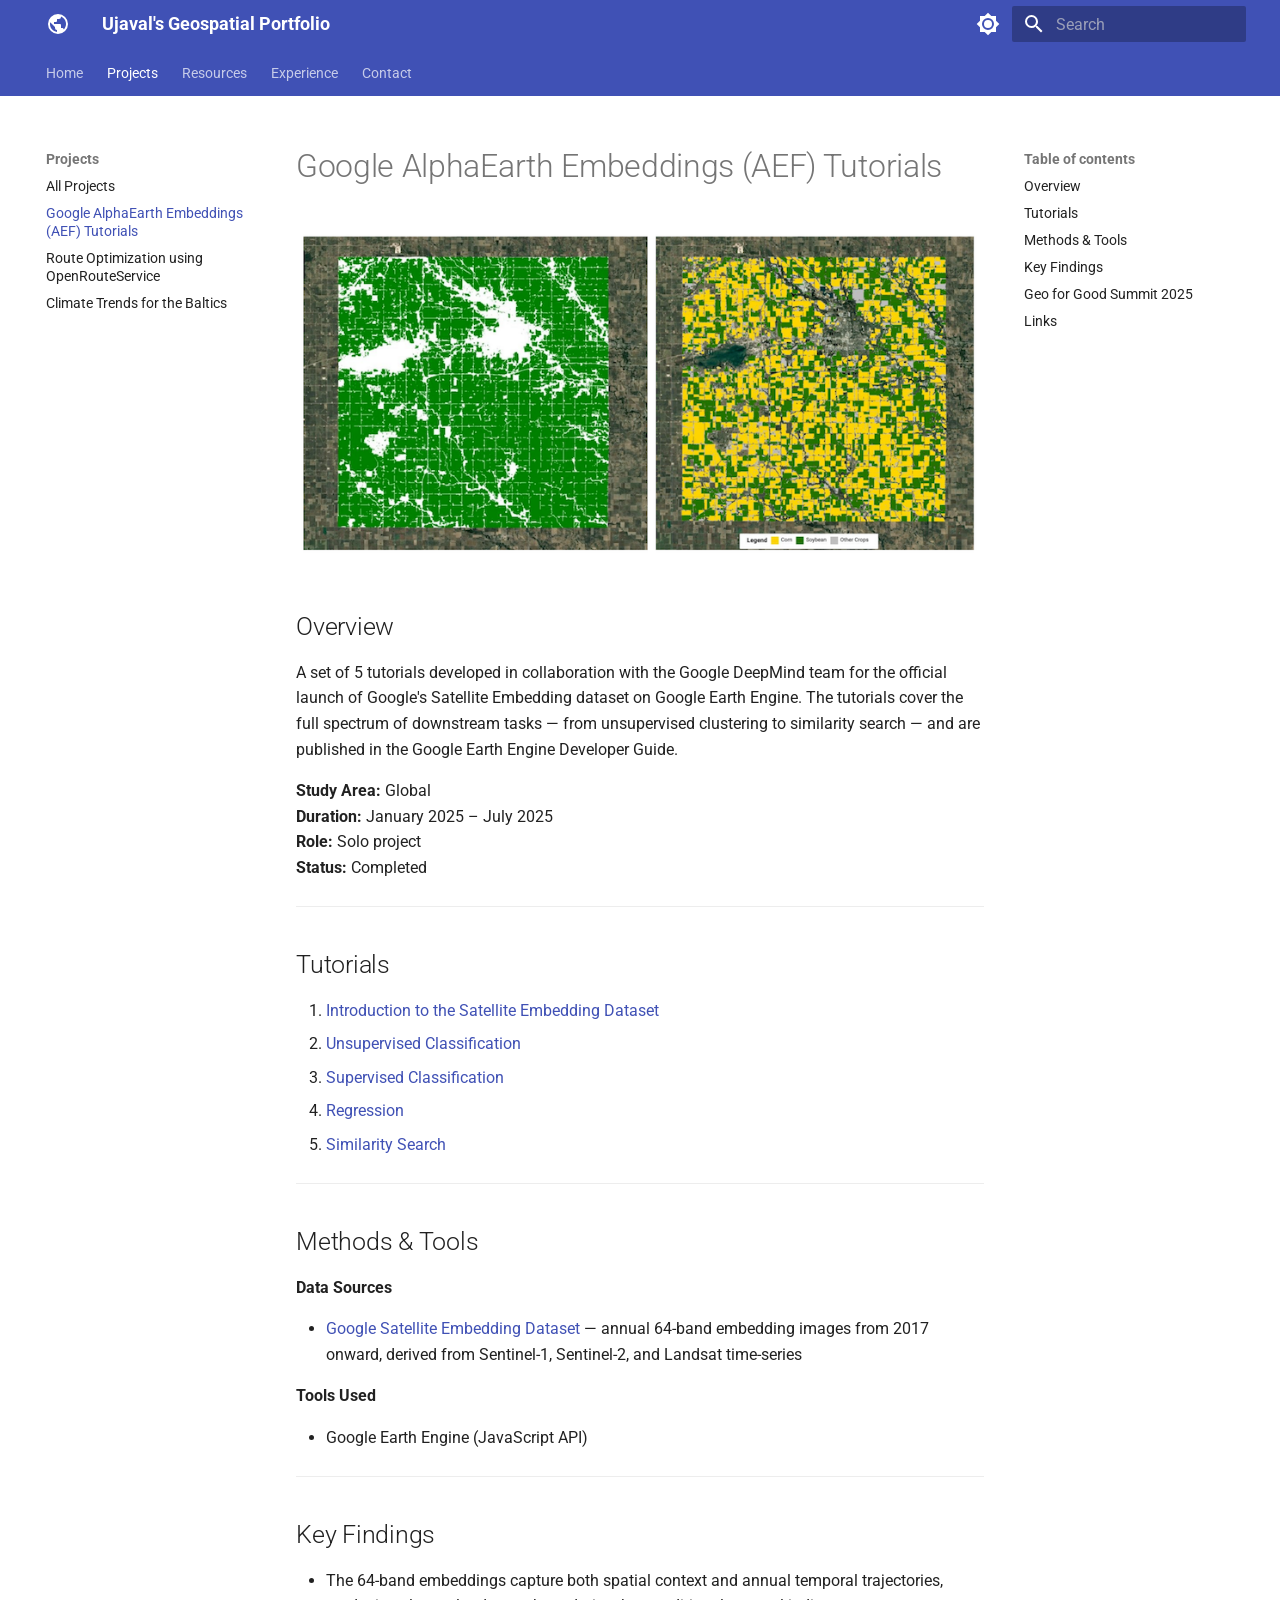
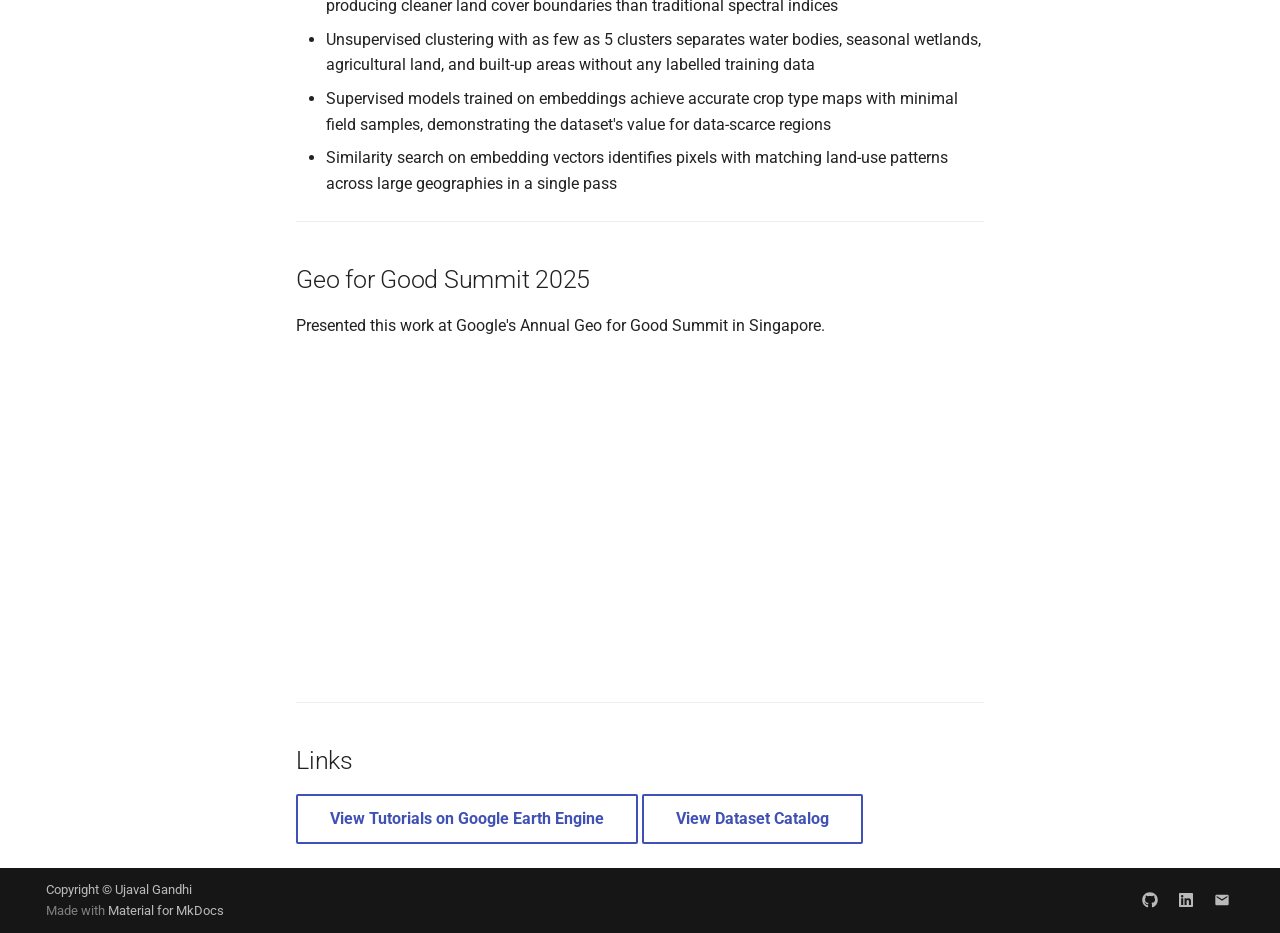
<file: projects/satellite-embedding-project/index.html>
<!doctype html>
<html lang="en" class="no-js">
  <head>
    
      <meta charset="utf-8">
      <meta name="viewport" content="width=device-width,initial-scale=1">
      
        <meta name="description" content="Portfolio of Ujaval Gandhi — Educator and Founder @ Spatial Thoughts">
      
      
        <meta name="author" content="Ujaval Gandhi">
      
      
        <link rel="canonical" href="https://spatialthoughts.github.io/projects/satellite-embedding-project/">
      
      
        <link rel="prev" href="../">
      
      
        <link rel="next" href="../route-optimization-project/">
      
      
        
      
      
      <link rel="icon" href="../../assets/images/favicon.png">
      <meta name="generator" content="mkdocs-1.6.1, mkdocs-material-9.7.6">
    
    
      
        <title>Google AlphaEarth Embeddings (AEF) Tutorials - Ujaval's Geospatial Portfolio</title>
      
    
    
      <link rel="stylesheet" href="../../assets/stylesheets/main.484c7ddc.min.css">
      
        
        <link rel="stylesheet" href="../../assets/stylesheets/palette.ab4e12ef.min.css">
      
      


    
    
      
    
    
      
        
        
        <link rel="preconnect" href="https://fonts.gstatic.com" crossorigin>
        <link rel="stylesheet" href="https://fonts.googleapis.com/css?family=Roboto:300,300i,400,400i,700,700i%7CRoboto+Mono:400,400i,700,700i&display=fallback">
        <style>:root{--md-text-font:"Roboto";--md-code-font:"Roboto Mono"}</style>
      
    
    
      <link rel="stylesheet" href="../../assets/css/extra.css">
    
    <script>__md_scope=new URL("../..",location),__md_hash=e=>[...e].reduce(((e,_)=>(e<<5)-e+_.charCodeAt(0)),0),__md_get=(e,_=localStorage,t=__md_scope)=>JSON.parse(_.getItem(t.pathname+"."+e)),__md_set=(e,_,t=localStorage,a=__md_scope)=>{try{t.setItem(a.pathname+"."+e,JSON.stringify(_))}catch(e){}}</script>
    
      

    
    
  </head>
  
  
    
    
      
    
    
    
    
    <body dir="ltr" data-md-color-scheme="default" data-md-color-primary="indigo" data-md-color-accent="blue">
  
    
    <input class="md-toggle" data-md-toggle="drawer" type="checkbox" id="__drawer" autocomplete="off">
    <input class="md-toggle" data-md-toggle="search" type="checkbox" id="__search" autocomplete="off">
    <label class="md-overlay" for="__drawer"></label>
    <div data-md-component="skip">
      
        
        <a href="#google-alphaearth-embeddings-aef-tutorials" class="md-skip">
          Skip to content
        </a>
      
    </div>
    <div data-md-component="announce">
      
    </div>
    
    
      

<header class="md-header" data-md-component="header">
  <nav class="md-header__inner md-grid" aria-label="Header">
    <a href="../.." title="Ujaval&#39;s Geospatial Portfolio" class="md-header__button md-logo" aria-label="Ujaval's Geospatial Portfolio" data-md-component="logo">
      
  
  <svg xmlns="http://www.w3.org/2000/svg" viewBox="0 0 24 24"><path d="M17.9 17.39c-.26-.8-1.01-1.39-1.9-1.39h-1v-3a1 1 0 0 0-1-1H8v-2h2a1 1 0 0 0 1-1V7h2a2 2 0 0 0 2-2v-.41a7.984 7.984 0 0 1 2.9 12.8M11 19.93c-3.95-.49-7-3.85-7-7.93 0-.62.08-1.22.21-1.79L9 15v1a2 2 0 0 0 2 2m1-16A10 10 0 0 0 2 12a10 10 0 0 0 10 10 10 10 0 0 0 10-10A10 10 0 0 0 12 2"/></svg>

    </a>
    <label class="md-header__button md-icon" for="__drawer">
      
      <svg xmlns="http://www.w3.org/2000/svg" viewBox="0 0 24 24"><path d="M3 6h18v2H3zm0 5h18v2H3zm0 5h18v2H3z"/></svg>
    </label>
    <div class="md-header__title" data-md-component="header-title">
      <div class="md-header__ellipsis">
        <div class="md-header__topic">
          <span class="md-ellipsis">
            Ujaval's Geospatial Portfolio
          </span>
        </div>
        <div class="md-header__topic" data-md-component="header-topic">
          <span class="md-ellipsis">
            
              Google AlphaEarth Embeddings (AEF) Tutorials
            
          </span>
        </div>
      </div>
    </div>
    
      
        <form class="md-header__option" data-md-component="palette">
  
    
    
    
    <input class="md-option" data-md-color-media="" data-md-color-scheme="default" data-md-color-primary="indigo" data-md-color-accent="blue"  aria-label="Switch to dark mode"  type="radio" name="__palette" id="__palette_0">
    
      <label class="md-header__button md-icon" title="Switch to dark mode" for="__palette_1" hidden>
        <svg xmlns="http://www.w3.org/2000/svg" viewBox="0 0 24 24"><path d="M12 8a4 4 0 0 0-4 4 4 4 0 0 0 4 4 4 4 0 0 0 4-4 4 4 0 0 0-4-4m0 10a6 6 0 0 1-6-6 6 6 0 0 1 6-6 6 6 0 0 1 6 6 6 6 0 0 1-6 6m8-9.31V4h-4.69L12 .69 8.69 4H4v4.69L.69 12 4 15.31V20h4.69L12 23.31 15.31 20H20v-4.69L23.31 12z"/></svg>
      </label>
    
  
    
    
    
    <input class="md-option" data-md-color-media="" data-md-color-scheme="slate" data-md-color-primary="indigo" data-md-color-accent="blue"  aria-label="Switch to light mode"  type="radio" name="__palette" id="__palette_1">
    
      <label class="md-header__button md-icon" title="Switch to light mode" for="__palette_0" hidden>
        <svg xmlns="http://www.w3.org/2000/svg" viewBox="0 0 24 24"><path d="M12 18c-.89 0-1.74-.2-2.5-.55C11.56 16.5 13 14.42 13 12s-1.44-4.5-3.5-5.45C10.26 6.2 11.11 6 12 6a6 6 0 0 1 6 6 6 6 0 0 1-6 6m8-9.31V4h-4.69L12 .69 8.69 4H4v4.69L.69 12 4 15.31V20h4.69L12 23.31 15.31 20H20v-4.69L23.31 12z"/></svg>
      </label>
    
  
</form>
      
    
    
      <script>var palette=__md_get("__palette");if(palette&&palette.color){if("(prefers-color-scheme)"===palette.color.media){var media=matchMedia("(prefers-color-scheme: light)"),input=document.querySelector(media.matches?"[data-md-color-media='(prefers-color-scheme: light)']":"[data-md-color-media='(prefers-color-scheme: dark)']");palette.color.media=input.getAttribute("data-md-color-media"),palette.color.scheme=input.getAttribute("data-md-color-scheme"),palette.color.primary=input.getAttribute("data-md-color-primary"),palette.color.accent=input.getAttribute("data-md-color-accent")}for(var[key,value]of Object.entries(palette.color))document.body.setAttribute("data-md-color-"+key,value)}</script>
    
    
    
      
      
        <label class="md-header__button md-icon" for="__search">
          
          <svg xmlns="http://www.w3.org/2000/svg" viewBox="0 0 24 24"><path d="M9.5 3A6.5 6.5 0 0 1 16 9.5c0 1.61-.59 3.09-1.56 4.23l.27.27h.79l5 5-1.5 1.5-5-5v-.79l-.27-.27A6.52 6.52 0 0 1 9.5 16 6.5 6.5 0 0 1 3 9.5 6.5 6.5 0 0 1 9.5 3m0 2C7 5 5 7 5 9.5S7 14 9.5 14 14 12 14 9.5 12 5 9.5 5"/></svg>
        </label>
        <div class="md-search" data-md-component="search" role="dialog">
  <label class="md-search__overlay" for="__search"></label>
  <div class="md-search__inner" role="search">
    <form class="md-search__form" name="search">
      <input type="text" class="md-search__input" name="query" aria-label="Search" placeholder="Search" autocapitalize="off" autocorrect="off" autocomplete="off" spellcheck="false" data-md-component="search-query" required>
      <label class="md-search__icon md-icon" for="__search">
        
        <svg xmlns="http://www.w3.org/2000/svg" viewBox="0 0 24 24"><path d="M9.5 3A6.5 6.5 0 0 1 16 9.5c0 1.61-.59 3.09-1.56 4.23l.27.27h.79l5 5-1.5 1.5-5-5v-.79l-.27-.27A6.52 6.52 0 0 1 9.5 16 6.5 6.5 0 0 1 3 9.5 6.5 6.5 0 0 1 9.5 3m0 2C7 5 5 7 5 9.5S7 14 9.5 14 14 12 14 9.5 12 5 9.5 5"/></svg>
        
        <svg xmlns="http://www.w3.org/2000/svg" viewBox="0 0 24 24"><path d="M20 11v2H8l5.5 5.5-1.42 1.42L4.16 12l7.92-7.92L13.5 5.5 8 11z"/></svg>
      </label>
      <nav class="md-search__options" aria-label="Search">
        
        <button type="reset" class="md-search__icon md-icon" title="Clear" aria-label="Clear" tabindex="-1">
          
          <svg xmlns="http://www.w3.org/2000/svg" viewBox="0 0 24 24"><path d="M19 6.41 17.59 5 12 10.59 6.41 5 5 6.41 10.59 12 5 17.59 6.41 19 12 13.41 17.59 19 19 17.59 13.41 12z"/></svg>
        </button>
      </nav>
      
    </form>
    <div class="md-search__output">
      <div class="md-search__scrollwrap" tabindex="0" data-md-scrollfix>
        <div class="md-search-result" data-md-component="search-result">
          <div class="md-search-result__meta">
            Initializing search
          </div>
          <ol class="md-search-result__list" role="presentation"></ol>
        </div>
      </div>
    </div>
  </div>
</div>
      
    
    
  </nav>
  
</header>
    
    <div class="md-container" data-md-component="container">
      
      
        
          
            
<nav class="md-tabs" aria-label="Tabs" data-md-component="tabs">
  <div class="md-grid">
    <ul class="md-tabs__list">
      
        
  
  
  
  
    <li class="md-tabs__item">
      <a href="../.." class="md-tabs__link">
        
  
  
    
  
  Home

      </a>
    </li>
  

      
        
  
  
  
    
  
  
    
    
      <li class="md-tabs__item md-tabs__item--active">
        <a href="../" class="md-tabs__link">
          
  
  
  Projects

        </a>
      </li>
    
  

      
        
  
  
  
  
    <li class="md-tabs__item">
      <a href="../../resources/" class="md-tabs__link">
        
  
  
    
  
  Resources

      </a>
    </li>
  

      
        
  
  
  
  
    <li class="md-tabs__item">
      <a href="../../experience/" class="md-tabs__link">
        
  
  
    
  
  Experience

      </a>
    </li>
  

      
        
  
  
  
  
    <li class="md-tabs__item">
      <a href="../../contact/" class="md-tabs__link">
        
  
  
    
  
  Contact

      </a>
    </li>
  

      
    </ul>
  </div>
</nav>
          
        
      
      <main class="md-main" data-md-component="main">
        <div class="md-main__inner md-grid">
          
            
              
              <div class="md-sidebar md-sidebar--primary" data-md-component="sidebar" data-md-type="navigation" >
                <div class="md-sidebar__scrollwrap">
                  <div class="md-sidebar__inner">
                    


  


<nav class="md-nav md-nav--primary md-nav--lifted" aria-label="Navigation" data-md-level="0">
  <label class="md-nav__title" for="__drawer">
    <a href="../.." title="Ujaval&#39;s Geospatial Portfolio" class="md-nav__button md-logo" aria-label="Ujaval's Geospatial Portfolio" data-md-component="logo">
      
  
  <svg xmlns="http://www.w3.org/2000/svg" viewBox="0 0 24 24"><path d="M17.9 17.39c-.26-.8-1.01-1.39-1.9-1.39h-1v-3a1 1 0 0 0-1-1H8v-2h2a1 1 0 0 0 1-1V7h2a2 2 0 0 0 2-2v-.41a7.984 7.984 0 0 1 2.9 12.8M11 19.93c-3.95-.49-7-3.85-7-7.93 0-.62.08-1.22.21-1.79L9 15v1a2 2 0 0 0 2 2m1-16A10 10 0 0 0 2 12a10 10 0 0 0 10 10 10 10 0 0 0 10-10A10 10 0 0 0 12 2"/></svg>

    </a>
    Ujaval's Geospatial Portfolio
  </label>
  
  <ul class="md-nav__list" data-md-scrollfix>
    
      
      
  
  
  
  
    <li class="md-nav__item">
      <a href="../.." class="md-nav__link">
        
  
  
  <span class="md-ellipsis">
    
  
    Home
  

    
  </span>
  
  

      </a>
    </li>
  

    
      
      
  
  
    
  
  
  
    
    
    
    
      
        
        
      
      
    
    
    <li class="md-nav__item md-nav__item--active md-nav__item--section md-nav__item--nested">
      
        
        
        <input class="md-nav__toggle md-toggle " type="checkbox" id="__nav_2" checked>
        
          
          <label class="md-nav__link" for="__nav_2" id="__nav_2_label" tabindex="">
            
  
  
  <span class="md-ellipsis">
    
  
    Projects
  

    
  </span>
  
  

            <span class="md-nav__icon md-icon"></span>
          </label>
        
        <nav class="md-nav" data-md-level="1" aria-labelledby="__nav_2_label" aria-expanded="true">
          <label class="md-nav__title" for="__nav_2">
            <span class="md-nav__icon md-icon"></span>
            
  
    Projects
  

          </label>
          <ul class="md-nav__list" data-md-scrollfix>
            
              
                
  
  
  
  
    <li class="md-nav__item">
      <a href="../" class="md-nav__link">
        
  
  
  <span class="md-ellipsis">
    
  
    All Projects
  

    
  </span>
  
  

      </a>
    </li>
  

              
            
              
                
  
  
    
  
  
  
    <li class="md-nav__item md-nav__item--active">
      
      <input class="md-nav__toggle md-toggle" type="checkbox" id="__toc">
      
      
        
      
      
        <label class="md-nav__link md-nav__link--active" for="__toc">
          
  
  
  <span class="md-ellipsis">
    
  
    Google AlphaEarth Embeddings (AEF) Tutorials
  

    
  </span>
  
  

          <span class="md-nav__icon md-icon"></span>
        </label>
      
      <a href="./" class="md-nav__link md-nav__link--active">
        
  
  
  <span class="md-ellipsis">
    
  
    Google AlphaEarth Embeddings (AEF) Tutorials
  

    
  </span>
  
  

      </a>
      
        

<nav class="md-nav md-nav--secondary" aria-label="Table of contents">
  
  
  
    
  
  
    <label class="md-nav__title" for="__toc">
      <span class="md-nav__icon md-icon"></span>
      Table of contents
    </label>
    <ul class="md-nav__list" data-md-component="toc" data-md-scrollfix>
      
        <li class="md-nav__item">
  <a href="#overview" class="md-nav__link">
    <span class="md-ellipsis">
      
        Overview
      
    </span>
  </a>
  
</li>
      
        <li class="md-nav__item">
  <a href="#tutorials" class="md-nav__link">
    <span class="md-ellipsis">
      
        Tutorials
      
    </span>
  </a>
  
</li>
      
        <li class="md-nav__item">
  <a href="#methods-tools" class="md-nav__link">
    <span class="md-ellipsis">
      
        Methods &amp; Tools
      
    </span>
  </a>
  
</li>
      
        <li class="md-nav__item">
  <a href="#key-findings" class="md-nav__link">
    <span class="md-ellipsis">
      
        Key Findings
      
    </span>
  </a>
  
</li>
      
        <li class="md-nav__item">
  <a href="#geo-for-good-summit-2025" class="md-nav__link">
    <span class="md-ellipsis">
      
        Geo for Good Summit 2025
      
    </span>
  </a>
  
</li>
      
        <li class="md-nav__item">
  <a href="#links" class="md-nav__link">
    <span class="md-ellipsis">
      
        Links
      
    </span>
  </a>
  
</li>
      
    </ul>
  
</nav>
      
    </li>
  

              
            
              
                
  
  
  
  
    <li class="md-nav__item">
      <a href="../route-optimization-project/" class="md-nav__link">
        
  
  
  <span class="md-ellipsis">
    
  
    Route Optimization using OpenRouteService
  

    
  </span>
  
  

      </a>
    </li>
  

              
            
              
                
  
  
  
  
    <li class="md-nav__item">
      <a href="../climate-trends-project/" class="md-nav__link">
        
  
  
  <span class="md-ellipsis">
    
  
    Climate Trends for the Baltics
  

    
  </span>
  
  

      </a>
    </li>
  

              
            
          </ul>
        </nav>
      
    </li>
  

    
      
      
  
  
  
  
    <li class="md-nav__item">
      <a href="../../resources/" class="md-nav__link">
        
  
  
  <span class="md-ellipsis">
    
  
    Resources
  

    
  </span>
  
  

      </a>
    </li>
  

    
      
      
  
  
  
  
    <li class="md-nav__item">
      <a href="../../experience/" class="md-nav__link">
        
  
  
  <span class="md-ellipsis">
    
  
    Experience
  

    
  </span>
  
  

      </a>
    </li>
  

    
      
      
  
  
  
  
    <li class="md-nav__item">
      <a href="../../contact/" class="md-nav__link">
        
  
  
  <span class="md-ellipsis">
    
  
    Contact
  

    
  </span>
  
  

      </a>
    </li>
  

    
  </ul>
</nav>
                  </div>
                </div>
              </div>
            
            
              
              <div class="md-sidebar md-sidebar--secondary" data-md-component="sidebar" data-md-type="toc" >
                <div class="md-sidebar__scrollwrap">
                  <div class="md-sidebar__inner">
                    

<nav class="md-nav md-nav--secondary" aria-label="Table of contents">
  
  
  
    
  
  
    <label class="md-nav__title" for="__toc">
      <span class="md-nav__icon md-icon"></span>
      Table of contents
    </label>
    <ul class="md-nav__list" data-md-component="toc" data-md-scrollfix>
      
        <li class="md-nav__item">
  <a href="#overview" class="md-nav__link">
    <span class="md-ellipsis">
      
        Overview
      
    </span>
  </a>
  
</li>
      
        <li class="md-nav__item">
  <a href="#tutorials" class="md-nav__link">
    <span class="md-ellipsis">
      
        Tutorials
      
    </span>
  </a>
  
</li>
      
        <li class="md-nav__item">
  <a href="#methods-tools" class="md-nav__link">
    <span class="md-ellipsis">
      
        Methods &amp; Tools
      
    </span>
  </a>
  
</li>
      
        <li class="md-nav__item">
  <a href="#key-findings" class="md-nav__link">
    <span class="md-ellipsis">
      
        Key Findings
      
    </span>
  </a>
  
</li>
      
        <li class="md-nav__item">
  <a href="#geo-for-good-summit-2025" class="md-nav__link">
    <span class="md-ellipsis">
      
        Geo for Good Summit 2025
      
    </span>
  </a>
  
</li>
      
        <li class="md-nav__item">
  <a href="#links" class="md-nav__link">
    <span class="md-ellipsis">
      
        Links
      
    </span>
  </a>
  
</li>
      
    </ul>
  
</nav>
                  </div>
                </div>
              </div>
            
          
          
            <div class="md-content" data-md-component="content">
              
              <article class="md-content__inner md-typeset">
                
                  



<h1 id="google-alphaearth-embeddings-aef-tutorials">Google AlphaEarth Embeddings (AEF) Tutorials</h1>
<p><img alt="Project overview image" src="../../assets/images/project1-cover.png" /></p>
<h2 id="overview">Overview</h2>
<p>A set of 5 tutorials developed in collaboration with the Google DeepMind team for the official launch of Google's Satellite Embedding dataset on Google Earth Engine. The tutorials cover the full spectrum of downstream tasks — from unsupervised clustering to similarity search — and are published in the Google Earth Engine Developer Guide.</p>
<p><strong>Study Area:</strong> Global<br />
<strong>Duration:</strong> January 2025 – July 2025<br />
<strong>Role:</strong> Solo project<br />
<strong>Status:</strong> Completed</p>
<hr />
<h2 id="tutorials">Tutorials</h2>
<ol>
<li><a href="https://developers.google.com/earth-engine/tutorials/community/satellite-embedding-01-introduction">Introduction to the Satellite Embedding Dataset</a></li>
<li><a href="https://developers.google.com/earth-engine/tutorials/community/satellite-embedding-02-unsupervised-classification">Unsupervised Classification</a></li>
<li><a href="https://developers.google.com/earth-engine/tutorials/community/satellite-embedding-03-supervised-classification">Supervised Classification</a></li>
<li><a href="https://developers.google.com/earth-engine/tutorials/community/satellite-embedding-04-regression">Regression</a></li>
<li><a href="https://developers.google.com/earth-engine/tutorials/community/satellite-embedding-05-similarity-search">Similarity Search</a></li>
</ol>
<hr />
<h2 id="methods-tools">Methods &amp; Tools</h2>
<p><strong>Data Sources</strong></p>
<ul>
<li><a href="https://developers.google.com/earth-engine/datasets/catalog/GOOGLE_SATELLITE_EMBEDDING_V1_ANNUAL">Google Satellite Embedding Dataset</a> — annual 64-band embedding images from 2017 onward, derived from Sentinel-1, Sentinel-2, and Landsat time-series</li>
</ul>
<p><strong>Tools Used</strong></p>
<ul>
<li>Google Earth Engine (JavaScript API)</li>
</ul>
<hr />
<h2 id="key-findings">Key Findings</h2>
<ul>
<li>The 64-band embeddings capture both spatial context and annual temporal trajectories, producing cleaner land cover boundaries than traditional spectral indices</li>
<li>Unsupervised clustering with as few as 5 clusters separates water bodies, seasonal wetlands, agricultural land, and built-up areas without any labelled training data</li>
<li>Supervised models trained on embeddings achieve accurate crop type maps with minimal field samples, demonstrating the dataset's value for data-scarce regions</li>
<li>Similarity search on embedding vectors identifies pixels with matching land-use patterns across large geographies in a single pass</li>
</ul>
<hr />
<h2 id="geo-for-good-summit-2025">Geo for Good Summit 2025</h2>
<p>Presented this work at Google's Annual Geo for Good Summit in Singapore.</p>
<iframe width="560" height="315" src="https://www.youtube.com/embed/6d4wXNEr4GY" title="Google Geo for Good Summit - AEF Tutorials" frameborder="0" allow="accelerometer; autoplay; clipboard-write; encrypted-media; gyroscope; picture-in-picture" allowfullscreen></iframe>

<hr />
<h2 id="links">Links</h2>
<p><a class="md-button" href="https://developers.google.com/earth-engine/tutorials/community/satellite-embedding-01-introduction">View Tutorials on Google Earth Engine</a>
<a class="md-button" href="https://developers.google.com/earth-engine/datasets/catalog/GOOGLE_SATELLITE_EMBEDDING_V1_ANNUAL">View Dataset Catalog</a></p>












                
              </article>
            </div>
          
          
<script>var target=document.getElementById(location.hash.slice(1));target&&target.name&&(target.checked=target.name.startsWith("__tabbed_"))</script>
        </div>
        
          <button type="button" class="md-top md-icon" data-md-component="top" hidden>
  
  <svg xmlns="http://www.w3.org/2000/svg" viewBox="0 0 24 24"><path d="M13 20h-2V8l-5.5 5.5-1.42-1.42L12 4.16l7.92 7.92-1.42 1.42L13 8z"/></svg>
  Back to top
</button>
        
      </main>
      
        <footer class="md-footer">
  
  <div class="md-footer-meta md-typeset">
    <div class="md-footer-meta__inner md-grid">
      <div class="md-copyright">
  
    <div class="md-copyright__highlight">
      Copyright &copy; Ujaval Gandhi
    </div>
  
  
    Made with
    <a href="https://squidfunk.github.io/mkdocs-material/" target="_blank" rel="noopener">
      Material for MkDocs
    </a>
  
</div>
      
        
<div class="md-social">
  
    
    
    
    
      
      
    
    <a href="https://github.com/spatialthoughts" target="_blank" rel="noopener" title="github.com" class="md-social__link">
      <svg xmlns="http://www.w3.org/2000/svg" viewBox="0 0 512 512"><!--! Font Awesome Free 7.1.0 by @fontawesome - https://fontawesome.com License - https://fontawesome.com/license/free (Icons: CC BY 4.0, Fonts: SIL OFL 1.1, Code: MIT License) Copyright 2025 Fonticons, Inc.--><path d="M173.9 397.4c0 2-2.3 3.6-5.2 3.6-3.3.3-5.6-1.3-5.6-3.6 0-2 2.3-3.6 5.2-3.6 3-.3 5.6 1.3 5.6 3.6m-31.1-4.5c-.7 2 1.3 4.3 4.3 4.9 2.6 1 5.6 0 6.2-2s-1.3-4.3-4.3-5.2c-2.6-.7-5.5.3-6.2 2.3m44.2-1.7c-2.9.7-4.9 2.6-4.6 4.9.3 2 2.9 3.3 5.9 2.6 2.9-.7 4.9-2.6 4.6-4.6-.3-1.9-3-3.2-5.9-2.9M252.8 8C114.1 8 8 113.3 8 252c0 110.9 69.8 205.8 169.5 239.2 12.8 2.3 17.3-5.6 17.3-12.1 0-6.2-.3-40.4-.3-61.4 0 0-70 15-84.7-29.8 0 0-11.4-29.1-27.8-36.6 0 0-22.9-15.7 1.6-15.4 0 0 24.9 2 38.6 25.8 21.9 38.6 58.6 27.5 72.9 20.9 2.3-16 8.8-27.1 16-33.7-55.9-6.2-112.3-14.3-112.3-110.5 0-27.5 7.6-41.3 23.6-58.9-2.6-6.5-11.1-33.3 2.6-67.9 20.9-6.5 69 27 69 27 20-5.6 41.5-8.5 62.8-8.5s42.8 2.9 62.8 8.5c0 0 48.1-33.6 69-27 13.7 34.7 5.2 61.4 2.6 67.9 16 17.7 25.8 31.5 25.8 58.9 0 96.5-58.9 104.2-114.8 110.5 9.2 7.9 17 22.9 17 46.4 0 33.7-.3 75.4-.3 83.6 0 6.5 4.6 14.4 17.3 12.1C436.2 457.8 504 362.9 504 252 504 113.3 391.5 8 252.8 8M105.2 352.9c-1.3 1-1 3.3.7 5.2 1.6 1.6 3.9 2.3 5.2 1 1.3-1 1-3.3-.7-5.2-1.6-1.6-3.9-2.3-5.2-1m-10.8-8.1c-.7 1.3.3 2.9 2.3 3.9 1.6 1 3.6.7 4.3-.7.7-1.3-.3-2.9-2.3-3.9-2-.6-3.6-.3-4.3.7m32.4 35.6c-1.6 1.3-1 4.3 1.3 6.2 2.3 2.3 5.2 2.6 6.5 1 1.3-1.3.7-4.3-1.3-6.2-2.2-2.3-5.2-2.6-6.5-1m-11.4-14.7c-1.6 1-1.6 3.6 0 5.9s4.3 3.3 5.6 2.3c1.6-1.3 1.6-3.9 0-6.2-1.4-2.3-4-3.3-5.6-2"/></svg>
    </a>
  
    
    
    
    
      
      
    
    <a href="https://linkedin.com/in/spatialthoughts" target="_blank" rel="noopener" title="linkedin.com" class="md-social__link">
      <svg xmlns="http://www.w3.org/2000/svg" viewBox="0 0 448 512"><!--! Font Awesome Free 7.1.0 by @fontawesome - https://fontawesome.com License - https://fontawesome.com/license/free (Icons: CC BY 4.0, Fonts: SIL OFL 1.1, Code: MIT License) Copyright 2025 Fonticons, Inc.--><path d="M416 32H31.9C14.3 32 0 46.5 0 64.3v383.4C0 465.5 14.3 480 31.9 480H416c17.6 0 32-14.5 32-32.3V64.3c0-17.8-14.4-32.3-32-32.3M135.4 416H69V202.2h66.5V416zM102.2 96a38.5 38.5 0 1 1 0 77 38.5 38.5 0 1 1 0-77m282.1 320h-66.4V312c0-24.8-.5-56.7-34.5-56.7-34.6 0-39.9 27-39.9 54.9V416h-66.4V202.2h63.7v29.2h.9c8.9-16.8 30.6-34.5 62.9-34.5 67.2 0 79.7 44.3 79.7 101.9z"/></svg>
    </a>
  
    
    
    
    
    <a href="mailto:ujaval@spatialthoughts.com" target="_blank" rel="noopener" title="" class="md-social__link">
      <svg xmlns="http://www.w3.org/2000/svg" viewBox="0 0 24 24"><path d="m20 8-8 5-8-5V6l8 5 8-5m0-2H4c-1.11 0-2 .89-2 2v12a2 2 0 0 0 2 2h16a2 2 0 0 0 2-2V6a2 2 0 0 0-2-2"/></svg>
    </a>
  
</div>
      
    </div>
  </div>
</footer>
      
    </div>
    <div class="md-dialog" data-md-component="dialog">
      <div class="md-dialog__inner md-typeset"></div>
    </div>
    
    
    
      
      
      <script id="__config" type="application/json">{"annotate": null, "base": "../..", "features": ["navigation.tabs", "navigation.top", "content.code.copy"], "search": "../../assets/javascripts/workers/search.2c215733.min.js", "tags": null, "translations": {"clipboard.copied": "Copied to clipboard", "clipboard.copy": "Copy to clipboard", "search.result.more.one": "1 more on this page", "search.result.more.other": "# more on this page", "search.result.none": "No matching documents", "search.result.one": "1 matching document", "search.result.other": "# matching documents", "search.result.placeholder": "Type to start searching", "search.result.term.missing": "Missing", "select.version": "Select version"}, "version": null}</script>
    
    
      <script src="../../assets/javascripts/bundle.79ae519e.min.js"></script>
      
    
  </body>
</html>
</file>
<file: assets/css/extra.css>
/* Profile photo on the Home page */
.profile-photo {
  border-radius: 50%;
  width: 160px;
  height: 160px;
  object-fit: cover;
  display: block;
  margin: 0 auto 0.75rem auto;
}

/* Oriignal Hero section on the Home page */
.hero {
  text-align: center;
  padding: 1rem 1rem 1.25rem 1rem;
  background: linear-gradient(135deg, #e8f4f8 0%, #f0f7ff 50%, #e8f0fe 100%);
  border-radius: 8px;
}

/* Hero section on the Home page with Cover Image */
/*
.hero {
  text-align: center;
  padding: 1rem 1rem 1.25rem 1rem;
  background:
    linear-gradient(135deg, 
      rgba(232,244,248,0.82) 0%,
      rgba(240,247,255,0.82) 50%,
      rgba(232,240,254,0.82) 100%),
    url('../images/hero-image.png') center / cover no-repeat;
  border-radius: 8px;
}
*/

.hero h1 {
  margin-top: 0.25rem;
  margin-bottom: 0.25rem;
}

.hero p {
  margin-top: 0;
  margin-bottom: 0.25rem;
}

.hero + hr {
  margin-top: 0.5rem;
}

/* About Me section on the Home page */
.about-section {
  display: flex;
  gap: 2rem;
  align-items: center;
}

.about-text {
  flex: 1;
}

.about-image {
  flex: 0 0 auto;
}

.about-image img {
  width: 400px;
  border-radius: 8px;
  display: block;
}

@media (max-width: 600px) {
  .about-section {
    flex-direction: column;
  }
  .about-image img {
    width: 100%;
  }
}

/* Timeline on the Experience page */
.timeline {
  padding-left: 1.75rem;
  border-left: 3px solid var(--md-primary-fg-color--light);
}

.timeline-entry {
  position: relative;
  margin-bottom: 1.75rem;
}

.timeline-entry::before {
  content: '';
  position: absolute;
  left: -2.2rem;
  top: 0.45rem;
  width: 0.9rem;
  height: 0.9rem;
  border-radius: 50%;
  background-color: var(--md-primary-fg-color);
  border: 2px solid var(--md-default-bg-color);
}

.timeline-entry h3 {
  margin-top: 0;
}

/* Resource card headers on the Resources page */
.resource-header {
  margin: -1rem -1rem 1rem -1rem;
  padding: 1.5rem 1rem;
  text-align: center;
  border-radius: 7px 7px 0 0;
  font-size: 2.5rem;
  line-height: 1;
}

.resource-header { background: #e8eaf6; color: #3949ab; }

/* Skills grid cards on the Home page */
.md-typeset .grid.cards > ul > li {
  background-color: #f0f7ff;
}

/* Project cards on the Projects gallery page */
.project-card {
  border: 1px solid var(--md-default-fg-color--lightest);
  border-radius: 8px;
  padding: 1rem;
  background-color: #f0f7ff;
  transition: box-shadow 0.2s;
}

.project-card:hover {
  box-shadow: 0 4px 16px rgba(0, 0, 0, 0.12);
}

.project-card img {
  width: 100%;
  height: 180px;
  object-fit: cover;
  border-radius: 4px;
  margin-bottom: 0.75rem;
}
</file>
<file: assets/stylesheets/main.484c7ddc.min.css>
@charset "UTF-8";html{-webkit-text-size-adjust:none;-moz-text-size-adjust:none;text-size-adjust:none;box-sizing:border-box}*,:after,:before{box-sizing:inherit}@media (prefers-reduced-motion){*,:after,:before{transition:none!important}}body{margin:0}a,button,input,label{-webkit-tap-highlight-color:transparent}a{color:inherit;text-decoration:none}hr{border:0;box-sizing:initial;display:block;height:.05rem;overflow:visible;padding:0}small{font-size:80%}sub,sup{line-height:1em}img{border-style:none}table{border-collapse:initial;border-spacing:0}td,th{font-weight:400;vertical-align:top}button{background:#0000;border:0;font-family:inherit;font-size:inherit;margin:0;padding:0}input{border:0;outline:none}:root{--md-primary-fg-color:#4051b5;--md-primary-fg-color--light:#5d6cc0;--md-primary-fg-color--dark:#303fa1;--md-primary-bg-color:#fff;--md-primary-bg-color--light:#ffffffb3;--md-accent-fg-color:#526cfe;--md-accent-fg-color--transparent:#526cfe1a;--md-accent-bg-color:#fff;--md-accent-bg-color--light:#ffffffb3}[data-md-color-scheme=default]{color-scheme:light}[data-md-color-scheme=default] img[src$="#gh-dark-mode-only"],[data-md-color-scheme=default] img[src$="#only-dark"]{display:none}:root,[data-md-color-scheme=default]{--md-hue:225deg;--md-default-fg-color:#000000de;--md-default-fg-color--light:#0000008a;--md-default-fg-color--lighter:#00000052;--md-default-fg-color--lightest:#00000012;--md-default-bg-color:#fff;--md-default-bg-color--light:#ffffffb3;--md-default-bg-color--lighter:#ffffff4d;--md-default-bg-color--lightest:#ffffff1f;--md-code-fg-color:#36464e;--md-code-bg-color:#f5f5f5;--md-code-bg-color--light:#f5f5f5b3;--md-code-bg-color--lighter:#f5f5f54d;--md-code-hl-color:#4287ff;--md-code-hl-color--light:#4287ff1a;--md-code-hl-number-color:#d52a2a;--md-code-hl-special-color:#db1457;--md-code-hl-function-color:#a846b9;--md-code-hl-constant-color:#6e59d9;--md-code-hl-keyword-color:#3f6ec6;--md-code-hl-string-color:#1c7d4d;--md-code-hl-name-color:var(--md-code-fg-color);--md-code-hl-operator-color:var(--md-default-fg-color--light);--md-code-hl-punctuation-color:var(--md-default-fg-color--light);--md-code-hl-comment-color:var(--md-default-fg-color--light);--md-code-hl-generic-color:var(--md-default-fg-color--light);--md-code-hl-variable-color:var(--md-default-fg-color--light);--md-typeset-color:var(--md-default-fg-color);--md-typeset-a-color:var(--md-primary-fg-color);--md-typeset-del-color:#f5503d26;--md-typeset-ins-color:#0bd57026;--md-typeset-kbd-color:#fafafa;--md-typeset-kbd-accent-color:#fff;--md-typeset-kbd-border-color:#b8b8b8;--md-typeset-mark-color:#ffff0080;--md-typeset-table-color:#0000001f;--md-typeset-table-color--light:rgba(0,0,0,.035);--md-admonition-fg-color:var(--md-default-fg-color);--md-admonition-bg-color:var(--md-default-bg-color);--md-warning-fg-color:#000000de;--md-warning-bg-color:#ff9;--md-footer-fg-color:#fff;--md-footer-fg-color--light:#ffffffb3;--md-footer-fg-color--lighter:#ffffff73;--md-footer-bg-color:#000000de;--md-footer-bg-color--dark:#00000052;--md-shadow-z1:0 0.2rem 0.5rem #0000000d,0 0 0.05rem #0000001a;--md-shadow-z2:0 0.2rem 0.5rem #0000001a,0 0 0.05rem #00000040;--md-shadow-z3:0 0.2rem 0.5rem #0003,0 0 0.05rem #00000059}.md-icon svg{fill:currentcolor;display:block;height:1.2rem;width:1.2rem}body{-webkit-font-smoothing:antialiased;-moz-osx-font-smoothing:grayscale;--md-text-font-family:var(--md-text-font,_),-apple-system,BlinkMacSystemFont,Helvetica,Arial,sans-serif;--md-code-font-family:var(--md-code-font,_),SFMono-Regular,Consolas,Menlo,monospace}aside,body,input{font-feature-settings:"kern","liga";color:var(--md-typeset-color);font-family:var(--md-text-font-family)}code,kbd,pre{font-feature-settings:"kern";font-family:var(--md-code-font-family)}:root{--md-typeset-table-sort-icon:url('data:image/svg+xml;charset=utf-8,<svg xmlns="http://www.w3.org/2000/svg" viewBox="0 0 24 24"><path d="m18 21-4-4h3V7h-3l4-4 4 4h-3v10h3M2 19v-2h10v2M2 13v-2h7v2M2 7V5h4v2z"/></svg>');--md-typeset-table-sort-icon--asc:url('data:image/svg+xml;charset=utf-8,<svg xmlns="http://www.w3.org/2000/svg" viewBox="0 0 24 24"><path d="M19 17h3l-4 4-4-4h3V3h2M2 17h10v2H2M6 5v2H2V5m0 6h7v2H2z"/></svg>');--md-typeset-table-sort-icon--desc:url('data:image/svg+xml;charset=utf-8,<svg xmlns="http://www.w3.org/2000/svg" viewBox="0 0 24 24"><path d="M19 7h3l-4-4-4 4h3v14h2M2 17h10v2H2M6 5v2H2V5m0 6h7v2H2z"/></svg>')}.md-typeset{-webkit-print-color-adjust:exact;color-adjust:exact;font-size:.8rem;line-height:1.6;overflow-wrap:break-word}@media print{.md-typeset{font-size:.68rem}}.md-typeset blockquote,.md-typeset dl,.md-typeset figure,.md-typeset ol,.md-typeset pre,.md-typeset ul{margin-bottom:1em;margin-top:1em}.md-typeset h1{color:var(--md-default-fg-color--light);font-size:2em;line-height:1.3;margin:0 0 1.25em}.md-typeset h1,.md-typeset h2{font-weight:300;letter-spacing:-.01em}.md-typeset h2{font-size:1.5625em;line-height:1.4;margin:1.6em 0 .64em}.md-typeset h3{font-size:1.25em;font-weight:400;letter-spacing:-.01em;line-height:1.5;margin:1.6em 0 .8em}.md-typeset h2+h3{margin-top:.8em}.md-typeset h4{font-weight:700;letter-spacing:-.01em;margin:1em 0}.md-typeset h5,.md-typeset h6{color:var(--md-default-fg-color--light);font-size:.8em;font-weight:700;letter-spacing:-.01em;margin:1.25em 0}.md-typeset h5{text-transform:uppercase}.md-typeset h5 code{text-transform:none}.md-typeset hr{border-bottom:.05rem solid var(--md-default-fg-color--lightest);display:flow-root;margin:1.5em 0}.md-typeset a{color:var(--md-typeset-a-color);word-break:break-word}.md-typeset a,.md-typeset a:before{transition:color 125ms}.md-typeset a:focus,.md-typeset a:hover{color:var(--md-accent-fg-color)}.md-typeset a:focus code,.md-typeset a:hover code{background-color:var(--md-accent-fg-color--transparent);color:var(--md-accent-fg-color)}.md-typeset a code{color:var(--md-typeset-a-color)}.md-typeset a.focus-visible{outline-color:var(--md-accent-fg-color);outline-offset:.2rem}.md-typeset code,.md-typeset kbd,.md-typeset pre{color:var(--md-code-fg-color);direction:ltr;font-variant-ligatures:none;transition:background-color 125ms}@media print{.md-typeset code,.md-typeset kbd,.md-typeset pre{white-space:pre-wrap}}.md-typeset code{background-color:var(--md-code-bg-color);border-radius:.1rem;-webkit-box-decoration-break:clone;box-decoration-break:clone;font-size:.85em;padding:0 .2941176471em;transition:color 125ms,background-color 125ms;word-break:break-word}.md-typeset code:not(.focus-visible){-webkit-tap-highlight-color:transparent;outline:none}.md-typeset pre{display:flow-root;line-height:1.4;position:relative}.md-typeset pre>code{-webkit-box-decoration-break:slice;box-decoration-break:slice;box-shadow:none;display:block;margin:0;outline-color:var(--md-accent-fg-color);overflow:auto;padding:.7720588235em 1.1764705882em;scrollbar-color:var(--md-default-fg-color--lighter) #0000;scrollbar-width:thin;touch-action:auto;word-break:normal}.md-typeset pre>code:hover{scrollbar-color:var(--md-accent-fg-color) #0000}.md-typeset pre>code::-webkit-scrollbar{height:.2rem;width:.2rem}.md-typeset pre>code::-webkit-scrollbar-thumb{background-color:var(--md-default-fg-color--lighter)}.md-typeset pre>code::-webkit-scrollbar-thumb:hover{background-color:var(--md-accent-fg-color)}.md-typeset kbd{background-color:var(--md-typeset-kbd-color);border-radius:.1rem;box-shadow:0 .1rem 0 .05rem var(--md-typeset-kbd-border-color),0 .1rem 0 var(--md-typeset-kbd-border-color),0 -.1rem .2rem var(--md-typeset-kbd-accent-color) inset;color:var(--md-default-fg-color);display:inline-block;font-size:.75em;padding:0 .6666666667em;vertical-align:text-top;word-break:break-word}.md-typeset mark{background-color:var(--md-typeset-mark-color);-webkit-box-decoration-break:clone;box-decoration-break:clone;color:inherit;word-break:break-word}.md-typeset abbr{cursor:help;text-decoration:none}.md-typeset [data-preview],.md-typeset abbr{border-bottom:.05rem dotted var(--md-default-fg-color--light)}.md-typeset small{opacity:.75}[dir=ltr] .md-typeset sub,[dir=ltr] .md-typeset sup{margin-left:.078125em}[dir=rtl] .md-typeset sub,[dir=rtl] .md-typeset sup{margin-right:.078125em}[dir=ltr] .md-typeset blockquote{padding-left:.6rem}[dir=rtl] .md-typeset blockquote{padding-right:.6rem}[dir=ltr] .md-typeset blockquote{border-left:.2rem solid var(--md-default-fg-color--lighter)}[dir=rtl] .md-typeset blockquote{border-right:.2rem solid var(--md-default-fg-color--lighter)}.md-typeset blockquote{color:var(--md-default-fg-color--light);margin-left:0;margin-right:0}.md-typeset ul{list-style-type:disc}.md-typeset ul[type]{list-style-type:revert-layer}[dir=ltr] .md-typeset ol,[dir=ltr] .md-typeset ul{margin-left:.625em}[dir=rtl] .md-typeset ol,[dir=rtl] .md-typeset ul{margin-right:.625em}.md-typeset ol,.md-typeset ul{padding:0}.md-typeset ol:not([hidden]),.md-typeset ul:not([hidden]){display:flow-root}.md-typeset ol ol,.md-typeset ul ol{list-style-type:lower-alpha}.md-typeset ol ol ol,.md-typeset ul ol ol{list-style-type:lower-roman}.md-typeset ol ol ol ol,.md-typeset ul ol ol ol{list-style-type:upper-alpha}.md-typeset ol ol ol ol ol,.md-typeset ul ol ol ol ol{list-style-type:upper-roman}.md-typeset ol[type],.md-typeset ul[type]{list-style-type:revert-layer}[dir=ltr] .md-typeset ol li,[dir=ltr] .md-typeset ul li{margin-left:1.25em}[dir=rtl] .md-typeset ol li,[dir=rtl] .md-typeset ul li{margin-right:1.25em}.md-typeset ol li,.md-typeset ul li{margin-bottom:.5em}.md-typeset ol li blockquote,.md-typeset ol li p,.md-typeset ul li blockquote,.md-typeset ul li p{margin:.5em 0}.md-typeset ol li:last-child,.md-typeset ul li:last-child{margin-bottom:0}[dir=ltr] .md-typeset ol li ol,[dir=ltr] .md-typeset ol li ul,[dir=ltr] .md-typeset ul li ol,[dir=ltr] .md-typeset ul li ul{margin-left:.625em}[dir=rtl] .md-typeset ol li ol,[dir=rtl] .md-typeset ol li ul,[dir=rtl] .md-typeset ul li ol,[dir=rtl] .md-typeset ul li ul{margin-right:.625em}.md-typeset ol li ol,.md-typeset ol li ul,.md-typeset ul li ol,.md-typeset ul li ul{margin-bottom:.5em;margin-top:.5em}[dir=ltr] .md-typeset dd{margin-left:1.875em}[dir=rtl] .md-typeset dd{margin-right:1.875em}.md-typeset dd{margin-bottom:1.5em;margin-top:1em}.md-typeset img,.md-typeset svg,.md-typeset video{height:auto;max-width:100%}.md-typeset img[align=left]{margin:1em 1em 1em 0}.md-typeset img[align=right]{margin:1em 0 1em 1em}.md-typeset img[align]:only-child{margin-top:0}.md-typeset figure{display:flow-root;margin:1em auto;max-width:100%;text-align:center;width:fit-content}.md-typeset figure img{display:block;margin:0 auto}.md-typeset figcaption{font-style:italic;margin:1em auto;max-width:24rem}.md-typeset iframe{max-width:100%}.md-typeset table:not([class]){background-color:var(--md-default-bg-color);border:.05rem solid var(--md-typeset-table-color);border-radius:.1rem;display:inline-block;font-size:.64rem;max-width:100%;overflow:auto;touch-action:auto}@media print{.md-typeset table:not([class]){display:table}}.md-typeset table:not([class])+*{margin-top:1.5em}.md-typeset table:not([class]) td>:first-child,.md-typeset table:not([class]) th>:first-child{margin-top:0}.md-typeset table:not([class]) td>:last-child,.md-typeset table:not([class]) th>:last-child{margin-bottom:0}.md-typeset table:not([class]) td:not([align]),.md-typeset table:not([class]) th:not([align]){text-align:left}[dir=rtl] .md-typeset table:not([class]) td:not([align]),[dir=rtl] .md-typeset table:not([class]) th:not([align]){text-align:right}.md-typeset table:not([class]) th{font-weight:700;min-width:5rem;padding:.9375em 1.25em;vertical-align:top}.md-typeset table:not([class]) td{border-top:.05rem solid var(--md-typeset-table-color);padding:.9375em 1.25em;vertical-align:top}.md-typeset table:not([class]) tbody tr{transition:background-color 125ms}.md-typeset table:not([class]) tbody tr:hover{background-color:var(--md-typeset-table-color--light);box-shadow:0 .05rem 0 var(--md-default-bg-color) inset}.md-typeset table:not([class]) a{word-break:normal}.md-typeset table th[role=columnheader]{cursor:pointer}[dir=ltr] .md-typeset table th[role=columnheader]:after{margin-left:.5em}[dir=rtl] .md-typeset table th[role=columnheader]:after{margin-right:.5em}.md-typeset table th[role=columnheader]:after{content:"";display:inline-block;height:1.2em;-webkit-mask-image:var(--md-typeset-table-sort-icon);mask-image:var(--md-typeset-table-sort-icon);-webkit-mask-repeat:no-repeat;mask-repeat:no-repeat;-webkit-mask-size:contain;mask-size:contain;transition:background-color 125ms;vertical-align:text-bottom;width:1.2em}.md-typeset table th[role=columnheader]:hover:after{background-color:var(--md-default-fg-color--lighter)}.md-typeset table th[role=columnheader][aria-sort=ascending]:after{background-color:var(--md-default-fg-color--light);-webkit-mask-image:var(--md-typeset-table-sort-icon--asc);mask-image:var(--md-typeset-table-sort-icon--asc)}.md-typeset table th[role=columnheader][aria-sort=descending]:after{background-color:var(--md-default-fg-color--light);-webkit-mask-image:var(--md-typeset-table-sort-icon--desc);mask-image:var(--md-typeset-table-sort-icon--desc)}.md-typeset__scrollwrap{margin:1em -.8rem;overflow-x:auto;touch-action:auto}.md-typeset__table{display:inline-block;margin-bottom:.5em;padding:0 .8rem}@media print{.md-typeset__table{display:block}}html .md-typeset__table table{display:table;margin:0;overflow:hidden;width:100%}@media screen and (max-width:44.984375em){.md-content__inner>pre{margin:1em -.8rem}.md-content__inner>pre code{border-radius:0}}.md-typeset .md-author{border-radius:100%;display:block;flex-shrink:0;height:1.6rem;overflow:hidden;position:relative;transition:color 125ms,transform 125ms;width:1.6rem}.md-typeset .md-author img{display:block}.md-typeset .md-author--more{background:var(--md-default-fg-color--lightest);color:var(--md-default-fg-color--lighter);font-size:.6rem;font-weight:700;line-height:1.6rem;text-align:center}.md-typeset .md-author--long{height:2.4rem;width:2.4rem}.md-typeset a.md-author{transform:scale(1)}.md-typeset a.md-author img{border-radius:100%;filter:grayscale(100%) opacity(75%);transition:filter 125ms}.md-typeset a.md-author:focus,.md-typeset a.md-author:hover{transform:scale(1.1);z-index:1}.md-typeset a.md-author:focus img,.md-typeset a.md-author:hover img{filter:grayscale(0)}.md-banner{background-color:var(--md-footer-bg-color);color:var(--md-footer-fg-color);overflow:auto}@media print{.md-banner{display:none}}.md-banner--warning{background-color:var(--md-warning-bg-color);color:var(--md-warning-fg-color)}.md-banner__inner{font-size:.7rem;margin:.6rem auto;padding:0 .8rem}[dir=ltr] .md-banner__button{float:right}[dir=rtl] .md-banner__button{float:left}.md-banner__button{color:inherit;cursor:pointer;transition:opacity .25s}.no-js .md-banner__button{display:none}.md-banner__button:hover{opacity:.7}html{font-size:125%;height:100%;overflow-x:hidden}@media screen and (min-width:100em){html{font-size:137.5%}}@media screen and (min-width:125em){html{font-size:150%}}body{background-color:var(--md-default-bg-color);display:flex;flex-direction:column;font-size:.5rem;min-height:100%;position:relative;width:100%}@media print{body{display:block}}@media screen and (max-width:59.984375em){body[data-md-scrolllock]{position:fixed}}.md-grid{margin-left:auto;margin-right:auto;max-width:61rem}.md-container{display:flex;flex-direction:column;flex-grow:1}@media print{.md-container{display:block}}.md-main{flex-grow:1}.md-main__inner{display:flex;height:100%;margin-top:1.5rem}.md-ellipsis{overflow:hidden;text-overflow:ellipsis}.md-toggle{display:none}.md-option{height:0;opacity:0;position:absolute;width:0}.md-option:checked+label:not([hidden]){display:block}.md-option.focus-visible+label{outline-color:var(--md-accent-fg-color);outline-style:auto}.md-skip{background-color:var(--md-default-fg-color);border-radius:.1rem;color:var(--md-default-bg-color);font-size:.64rem;margin:.5rem;opacity:0;outline-color:var(--md-accent-fg-color);padding:.3rem .5rem;position:fixed;transform:translateY(.4rem);z-index:-1}.md-skip:focus{opacity:1;transform:translateY(0);transition:transform .25s cubic-bezier(.4,0,.2,1),opacity 175ms 75ms;z-index:10}@page{margin:25mm}:root{--md-clipboard-icon:url('data:image/svg+xml;charset=utf-8,<svg xmlns="http://www.w3.org/2000/svg" viewBox="0 0 24 24"><path d="M19 21H8V7h11m0-2H8a2 2 0 0 0-2 2v14a2 2 0 0 0 2 2h11a2 2 0 0 0 2-2V7a2 2 0 0 0-2-2m-3-4H4a2 2 0 0 0-2 2v14h2V3h12z"/></svg>')}.md-clipboard{border-radius:.1rem;color:var(--md-default-fg-color--lightest);cursor:pointer;height:1.5em;outline-color:var(--md-accent-fg-color);outline-offset:.1rem;transition:color .25s;width:1.5em;z-index:1}@media print{.md-clipboard{display:none}}.md-clipboard:not(.focus-visible){-webkit-tap-highlight-color:transparent;outline:none}:hover>.md-clipboard{color:var(--md-default-fg-color--light)}.md-clipboard:focus,.md-clipboard:hover{color:var(--md-accent-fg-color)}.md-clipboard:after{background-color:currentcolor;content:"";display:block;height:1.125em;margin:0 auto;-webkit-mask-image:var(--md-clipboard-icon);mask-image:var(--md-clipboard-icon);-webkit-mask-position:center;mask-position:center;-webkit-mask-repeat:no-repeat;mask-repeat:no-repeat;-webkit-mask-size:contain;mask-size:contain;width:1.125em}.md-clipboard--inline{cursor:pointer}.md-clipboard--inline code{transition:color .25s,background-color .25s}.md-clipboard--inline:focus code,.md-clipboard--inline:hover code{background-color:var(--md-accent-fg-color--transparent);color:var(--md-accent-fg-color)}:root{--md-code-select-icon:url('data:image/svg+xml;charset=utf-8,<svg xmlns="http://www.w3.org/2000/svg" viewBox="0 0 24 24"><path d="M19 19h-4v2h4c1.1 0 2-.9 2-2v-4h-2m0-12h-4v2h4v4h2V5c0-1.1-.9-2-2-2M5 5h4V3H5c-1.1 0-2 .9-2 2v4h2m0 6H3v4c0 1.1.9 2 2 2h4v-2H5zm2-4h2v2H7zm4 0h2v2h-2zm4 0h2v2h-2zM7 7h2v2H7zm4 0h2v2h-2zm4 0h2v2h-2zm-8 8h2v2H7zm4 0h2v2h-2zm4 0h2v2h-2z"/></svg>');--md-code-copy-icon:url('data:image/svg+xml;charset=utf-8,<svg xmlns="http://www.w3.org/2000/svg" viewBox="0 0 24 24"><path d="M19 21H8V7h11m0-2H8a2 2 0 0 0-2 2v14a2 2 0 0 0 2 2h11a2 2 0 0 0 2-2V7a2 2 0 0 0-2-2m-3-4H4a2 2 0 0 0-2 2v14h2V3h12z"/></svg>')}.md-typeset .md-code__content{display:grid}.md-code__nav{background-color:var(--md-code-bg-color--lighter);border-radius:.1rem;display:flex;gap:.2rem;padding:.2rem;position:absolute;right:.25em;top:.25em;transition:background-color .25s;z-index:1}:hover>.md-code__nav{background-color:var(--md-code-bg-color--light)}.md-code__button{color:var(--md-default-fg-color--lightest);cursor:pointer;display:block;height:1.5em;outline-color:var(--md-accent-fg-color);outline-offset:.1rem;transition:color .25s;width:1.5em}:hover>*>.md-code__button{color:var(--md-default-fg-color--light)}.md-code__button.focus-visible,.md-code__button:hover{color:var(--md-accent-fg-color)}.md-code__button--active{color:var(--md-default-fg-color)!important}.md-code__button:after{background-color:currentcolor;content:"";display:block;height:1.125em;margin:0 auto;-webkit-mask-position:center;mask-position:center;-webkit-mask-repeat:no-repeat;mask-repeat:no-repeat;-webkit-mask-size:contain;mask-size:contain;width:1.125em}.md-code__button[data-md-type=select]:after{-webkit-mask-image:var(--md-code-select-icon);mask-image:var(--md-code-select-icon)}.md-code__button[data-md-type=copy]:after{-webkit-mask-image:var(--md-code-copy-icon);mask-image:var(--md-code-copy-icon)}@keyframes consent{0%{opacity:0;transform:translateY(100%)}to{opacity:1;transform:translateY(0)}}@keyframes overlay{0%{opacity:0}to{opacity:1}}.md-consent__overlay{animation:overlay .25s both;-webkit-backdrop-filter:blur(.1rem);backdrop-filter:blur(.1rem);background-color:#0000008a;height:100%;opacity:1;position:fixed;top:0;width:100%;z-index:5}.md-consent__inner{animation:consent .5s cubic-bezier(.1,.7,.1,1) both;background-color:var(--md-default-bg-color);border:0;border-radius:.1rem;bottom:0;box-shadow:0 0 .2rem #0000001a,0 .2rem .4rem #0003;max-height:100%;overflow:auto;padding:0;position:fixed;width:100%;z-index:5}.md-consent__form{padding:.8rem}.md-consent__settings{display:none;margin:1em 0}input:checked+.md-consent__settings{display:block}.md-consent__controls{margin-bottom:.8rem}.md-typeset .md-consent__controls .md-button{display:inline}@media screen and (max-width:44.984375em){.md-typeset .md-consent__controls .md-button{display:block;margin-top:.4rem;text-align:center;width:100%}}.md-consent label{cursor:pointer}.md-content{flex-grow:1;min-width:0}.md-content__inner{margin:0 .8rem 1.2rem;padding-top:.6rem}@media screen and (min-width:76.25em){[dir=ltr] .md-sidebar--primary:not([hidden])~.md-content>.md-content__inner{margin-left:1.2rem}[dir=ltr] .md-sidebar--secondary:not([hidden])~.md-content>.md-content__inner,[dir=rtl] .md-sidebar--primary:not([hidden])~.md-content>.md-content__inner{margin-right:1.2rem}[dir=rtl] .md-sidebar--secondary:not([hidden])~.md-content>.md-content__inner{margin-left:1.2rem}}.md-content__inner:before{content:"";display:block;height:.4rem}.md-content__inner>:last-child{margin-bottom:0}[dir=ltr] .md-content__button{float:right}[dir=rtl] .md-content__button{float:left}[dir=ltr] .md-content__button{margin-left:.4rem}[dir=rtl] .md-content__button{margin-right:.4rem}.md-content__button{margin:.4rem 0;padding:0}@media print{.md-content__button{display:none}}.md-typeset .md-content__button{color:var(--md-default-fg-color--lighter)}.md-content__button svg{display:inline;vertical-align:top}[dir=rtl] .md-content__button svg{transform:scaleX(-1)}[dir=ltr] .md-dialog{right:.8rem}[dir=rtl] .md-dialog{left:.8rem}.md-dialog{background-color:var(--md-default-fg-color);border-radius:.1rem;bottom:.8rem;box-shadow:var(--md-shadow-z3);min-width:11.1rem;opacity:0;padding:.4rem .6rem;pointer-events:none;position:fixed;transform:translateY(100%);transition:transform 0ms .4s,opacity .4s;z-index:4}@media print{.md-dialog{display:none}}.md-dialog--active{opacity:1;pointer-events:auto;transform:translateY(0);transition:transform .4s cubic-bezier(.075,.85,.175,1),opacity .4s}.md-dialog__inner{color:var(--md-default-bg-color);font-size:.7rem}.md-feedback{margin:2em 0 1em;text-align:center}.md-feedback fieldset{border:none;margin:0;padding:0}.md-feedback__title{font-weight:700;margin:1em auto}.md-feedback__inner{position:relative}.md-feedback__list{display:flex;flex-wrap:wrap;place-content:baseline center;position:relative}.md-feedback__list:hover .md-icon:not(:disabled){color:var(--md-default-fg-color--lighter)}:disabled .md-feedback__list{min-height:1.8rem}.md-feedback__icon{color:var(--md-default-fg-color--light);cursor:pointer;flex-shrink:0;margin:0 .1rem;transition:color 125ms}.md-feedback__icon:not(:disabled).md-icon:hover{color:var(--md-accent-fg-color)}.md-feedback__icon:disabled{color:var(--md-default-fg-color--lightest);pointer-events:none}.md-feedback__note{opacity:0;position:relative;transform:translateY(.4rem);transition:transform .4s cubic-bezier(.1,.7,.1,1),opacity .15s}.md-feedback__note>*{margin:0 auto;max-width:16rem}:disabled .md-feedback__note{opacity:1;transform:translateY(0)}@media print{.md-feedback{display:none}}.md-footer{background-color:var(--md-footer-bg-color);color:var(--md-footer-fg-color)}@media print{.md-footer{display:none}}.md-footer__inner{justify-content:space-between;overflow:auto;padding:.2rem}.md-footer__inner:not([hidden]){display:flex}.md-footer__link{align-items:end;display:flex;flex-grow:0.01;margin-bottom:.4rem;margin-top:1rem;max-width:100%;outline-color:var(--md-accent-fg-color);overflow:hidden;transition:opacity .25s}.md-footer__link:focus,.md-footer__link:hover{opacity:.7}[dir=rtl] .md-footer__link svg{transform:scaleX(-1)}@media screen and (max-width:44.984375em){.md-footer__link--prev{flex-shrink:0}.md-footer__link--prev .md-footer__title{display:none}}[dir=ltr] .md-footer__link--next{margin-left:auto}[dir=rtl] .md-footer__link--next{margin-right:auto}.md-footer__link--next{text-align:right}[dir=rtl] .md-footer__link--next{text-align:left}.md-footer__title{flex-grow:1;font-size:.9rem;margin-bottom:.7rem;max-width:calc(100% - 2.4rem);padding:0 1rem;white-space:nowrap}.md-footer__button{margin:.2rem;padding:.4rem}.md-footer__direction{font-size:.64rem;opacity:.7}.md-footer-meta{background-color:var(--md-footer-bg-color--dark)}.md-footer-meta__inner{display:flex;flex-wrap:wrap;justify-content:space-between;padding:.2rem}html .md-footer-meta.md-typeset a{color:var(--md-footer-fg-color--light)}html .md-footer-meta.md-typeset a:focus,html .md-footer-meta.md-typeset a:hover{color:var(--md-footer-fg-color)}.md-copyright{color:var(--md-footer-fg-color--lighter);font-size:.64rem;margin:auto .6rem;padding:.4rem 0;width:100%}@media screen and (min-width:45em){.md-copyright{width:auto}}.md-copyright__highlight{color:var(--md-footer-fg-color--light)}.md-social{display:inline-flex;gap:.2rem;margin:0 .4rem;padding:.2rem 0 .6rem}@media screen and (min-width:45em){.md-social{padding:.6rem 0}}.md-social__link{display:inline-block;height:1.6rem;text-align:center;width:1.6rem}.md-social__link:before{line-height:1.9}.md-social__link svg{fill:currentcolor;max-height:.8rem;vertical-align:-25%}.md-typeset .md-button{border:.1rem solid;border-radius:.1rem;color:var(--md-primary-fg-color);cursor:pointer;display:inline-block;font-weight:700;padding:.625em 2em;transition:color 125ms,background-color 125ms,border-color 125ms}.md-typeset .md-button--primary{background-color:var(--md-primary-fg-color);border-color:var(--md-primary-fg-color);color:var(--md-primary-bg-color)}.md-typeset .md-button:focus,.md-typeset .md-button:hover{background-color:var(--md-accent-fg-color);border-color:var(--md-accent-fg-color);color:var(--md-accent-bg-color)}[dir=ltr] .md-typeset .md-input{border-top-left-radius:.1rem}[dir=ltr] .md-typeset .md-input,[dir=rtl] .md-typeset .md-input{border-top-right-radius:.1rem}[dir=rtl] .md-typeset .md-input{border-top-left-radius:.1rem}.md-typeset .md-input{border-bottom:.1rem solid var(--md-default-fg-color--lighter);box-shadow:var(--md-shadow-z1);font-size:.8rem;height:1.8rem;padding:0 .6rem;transition:border .25s,box-shadow .25s}.md-typeset .md-input:focus,.md-typeset .md-input:hover{border-bottom-color:var(--md-accent-fg-color);box-shadow:var(--md-shadow-z2)}.md-typeset .md-input--stretch{width:100%}.md-header{background-color:var(--md-primary-fg-color);box-shadow:0 0 .2rem #0000,0 .2rem .4rem #0000;color:var(--md-primary-bg-color);display:block;left:0;position:sticky;right:0;top:0;z-index:4}@media print{.md-header{display:none}}.md-header[hidden]{transform:translateY(-100%);transition:transform .25s cubic-bezier(.8,0,.6,1),box-shadow .25s}.md-header--shadow{box-shadow:0 0 .2rem #0000001a,0 .2rem .4rem #0003;transition:transform .25s cubic-bezier(.1,.7,.1,1),box-shadow .25s}.md-header__inner{align-items:center;display:flex;padding:0 .2rem}.md-header__button{color:currentcolor;cursor:pointer;margin:.2rem;outline-color:var(--md-accent-fg-color);padding:.4rem;position:relative;transition:opacity .25s;vertical-align:middle;z-index:1}.md-header__button:hover{opacity:.7}.md-header__button:not([hidden]){display:inline-block}.md-header__button:not(.focus-visible){-webkit-tap-highlight-color:transparent;outline:none}.md-header__button.md-logo{margin:.2rem;padding:.4rem}@media screen and (max-width:76.234375em){.md-header__button.md-logo{display:none}}.md-header__button.md-logo img,.md-header__button.md-logo svg{fill:currentcolor;display:block;height:1.2rem;width:auto}@media screen and (min-width:60em){.md-header__button[for=__search]{display:none}}.no-js .md-header__button[for=__search]{display:none}[dir=rtl] .md-header__button[for=__search] svg{transform:scaleX(-1)}@media screen and (min-width:76.25em){.md-header__button[for=__drawer]{display:none}}.md-header__topic{display:flex;max-width:100%;position:absolute;transition:transform .4s cubic-bezier(.1,.7,.1,1),opacity .15s;white-space:nowrap}.md-header__topic+.md-header__topic{opacity:0;pointer-events:none;transform:translateX(1.25rem);transition:transform .4s cubic-bezier(1,.7,.1,.1),opacity .15s;z-index:-1}[dir=rtl] .md-header__topic+.md-header__topic{transform:translateX(-1.25rem)}.md-header__topic:first-child{font-weight:700}[dir=ltr] .md-header__title{margin-left:1rem;margin-right:.4rem}[dir=rtl] .md-header__title{margin-left:.4rem;margin-right:1rem}.md-header__title{flex-grow:1;font-size:.9rem;height:2.4rem;line-height:2.4rem}.md-header__title--active .md-header__topic{opacity:0;pointer-events:none;transform:translateX(-1.25rem);transition:transform .4s cubic-bezier(1,.7,.1,.1),opacity .15s;z-index:-1}[dir=rtl] .md-header__title--active .md-header__topic{transform:translateX(1.25rem)}.md-header__title--active .md-header__topic+.md-header__topic{opacity:1;pointer-events:auto;transform:translateX(0);transition:transform .4s cubic-bezier(.1,.7,.1,1),opacity .15s;z-index:0}.md-header__title>.md-header__ellipsis{height:100%;position:relative;width:100%}.md-header__option{display:flex;flex-shrink:0;max-width:100%;transition:max-width 0ms .25s,opacity .25s .25s;white-space:nowrap}[data-md-toggle=search]:checked~.md-header .md-header__option{max-width:0;opacity:0;transition:max-width 0ms,opacity 0ms}.md-header__option>input{bottom:0}.md-header__source{display:none}@media screen and (min-width:60em){[dir=ltr] .md-header__source{margin-left:1rem}[dir=rtl] .md-header__source{margin-right:1rem}.md-header__source{display:block;max-width:11.7rem;width:11.7rem}}@media screen and (min-width:76.25em){[dir=ltr] .md-header__source{margin-left:1.4rem}[dir=rtl] .md-header__source{margin-right:1.4rem}}.md-meta{color:var(--md-default-fg-color--light);font-size:.7rem;line-height:1.3}.md-meta__list{display:inline-flex;flex-wrap:wrap;list-style:none;margin:0;padding:0}.md-meta__item:not(:last-child):after{content:"·";margin-left:.2rem;margin-right:.2rem}.md-meta__link{color:var(--md-typeset-a-color)}.md-meta__link:focus,.md-meta__link:hover{color:var(--md-accent-fg-color)}.md-draft{background-color:#ff1744;border-radius:.125em;color:#fff;display:inline-block;font-weight:700;padding-left:.5714285714em;padding-right:.5714285714em}:root{--md-nav-icon--prev:url('data:image/svg+xml;charset=utf-8,<svg xmlns="http://www.w3.org/2000/svg" viewBox="0 0 24 24"><path d="M20 11v2H8l5.5 5.5-1.42 1.42L4.16 12l7.92-7.92L13.5 5.5 8 11z"/></svg>');--md-nav-icon--next:url('data:image/svg+xml;charset=utf-8,<svg xmlns="http://www.w3.org/2000/svg" viewBox="0 0 24 24"><path d="M8.59 16.58 13.17 12 8.59 7.41 10 6l6 6-6 6z"/></svg>');--md-toc-icon:url('data:image/svg+xml;charset=utf-8,<svg xmlns="http://www.w3.org/2000/svg" viewBox="0 0 24 24"><path d="M3 9h14V7H3zm0 4h14v-2H3zm0 4h14v-2H3zm16 0h2v-2h-2zm0-10v2h2V7zm0 6h2v-2h-2z"/></svg>')}.md-nav{font-size:.7rem;line-height:1.3}.md-nav__title{color:var(--md-default-fg-color--light);display:block;font-weight:700;overflow:hidden;padding:0 .6rem;text-overflow:ellipsis}.md-nav__title .md-nav__button{display:none}.md-nav__title .md-nav__button img{height:100%;width:auto}.md-nav__title .md-nav__button.md-logo img,.md-nav__title .md-nav__button.md-logo svg{fill:currentcolor;display:block;height:2.4rem;max-width:100%;object-fit:contain;width:auto}.md-nav__list{list-style:none;margin:0;padding:0}.md-nav__link{align-items:flex-start;display:flex;gap:.4rem;margin-top:.625em;scroll-snap-align:start;transition:color 125ms}.md-nav__link--passed,.md-nav__link--passed code{color:var(--md-default-fg-color--light)}.md-nav__item .md-nav__link--active,.md-nav__item .md-nav__link--active code{color:var(--md-typeset-a-color)}.md-nav__link .md-ellipsis{position:relative}.md-nav__link .md-ellipsis code{word-break:normal}[dir=ltr] .md-nav__link .md-icon:last-child{margin-left:auto}[dir=rtl] .md-nav__link .md-icon:last-child{margin-right:auto}.md-nav__link .md-typeset{font-size:.7rem;line-height:1.3}.md-nav__link svg{fill:currentcolor;flex-shrink:0;height:1.3em;position:relative}.md-nav__link[for]:focus,.md-nav__link[for]:hover,.md-nav__link[href]:focus,.md-nav__link[href]:hover{color:var(--md-accent-fg-color);cursor:pointer}.md-nav__link[for]:focus code,.md-nav__link[for]:hover code,.md-nav__link[href]:focus code,.md-nav__link[href]:hover code{background-color:var(--md-accent-fg-color--transparent);color:var(--md-accent-fg-color)}.md-nav__link.focus-visible{outline-color:var(--md-accent-fg-color);outline-offset:.2rem}.md-nav--primary .md-nav__link[for=__toc]{display:none}.md-nav--primary .md-nav__link[for=__toc] .md-icon:after{background-color:currentcolor;display:block;height:100%;-webkit-mask-image:var(--md-toc-icon);mask-image:var(--md-toc-icon);width:100%}.md-nav--primary .md-nav__link[for=__toc]~.md-nav{display:none}.md-nav__container>.md-nav__link{margin-top:0}.md-nav__container>.md-nav__link:first-child{flex-grow:1;min-width:0}.md-nav__icon{flex-shrink:0}.md-nav__source{display:none}@media screen and (max-width:76.234375em){.md-nav--primary,.md-nav--primary .md-nav{background-color:var(--md-default-bg-color);display:flex;flex-direction:column;height:100%;left:0;position:absolute;right:0;top:0;z-index:1}.md-nav--primary .md-nav__item,.md-nav--primary .md-nav__title{font-size:.8rem;line-height:1.5}.md-nav--primary .md-nav__title{background-color:var(--md-default-fg-color--lightest);color:var(--md-default-fg-color--light);cursor:pointer;height:5.6rem;line-height:2.4rem;padding:3rem .8rem .2rem;position:relative;white-space:nowrap}[dir=ltr] .md-nav--primary .md-nav__title .md-nav__icon{left:.4rem}[dir=rtl] .md-nav--primary .md-nav__title .md-nav__icon{right:.4rem}.md-nav--primary .md-nav__title .md-nav__icon{display:block;height:1.2rem;margin:.2rem;position:absolute;top:.4rem;width:1.2rem}.md-nav--primary .md-nav__title .md-nav__icon:after{background-color:currentcolor;content:"";display:block;height:100%;-webkit-mask-image:var(--md-nav-icon--prev);mask-image:var(--md-nav-icon--prev);-webkit-mask-position:center;mask-position:center;-webkit-mask-repeat:no-repeat;mask-repeat:no-repeat;-webkit-mask-size:contain;mask-size:contain;width:100%}.md-nav--primary .md-nav__title~.md-nav__list{background-color:var(--md-default-bg-color);box-shadow:0 .05rem 0 var(--md-default-fg-color--lightest) inset;overflow-y:auto;scroll-snap-type:y mandatory;touch-action:pan-y}.md-nav--primary .md-nav__title~.md-nav__list>:first-child{border-top:0}.md-nav--primary .md-nav__title[for=__drawer]{background-color:var(--md-primary-fg-color);color:var(--md-primary-bg-color);font-weight:700}.md-nav--primary .md-nav__title .md-logo{display:block;left:.2rem;margin:.2rem;padding:.4rem;position:absolute;right:.2rem;top:.2rem}.md-nav--primary .md-nav__list{flex:1}.md-nav--primary .md-nav__item{border-top:.05rem solid var(--md-default-fg-color--lightest)}.md-nav--primary .md-nav__item--active>.md-nav__link{color:var(--md-typeset-a-color)}.md-nav--primary .md-nav__item--active>.md-nav__link:focus,.md-nav--primary .md-nav__item--active>.md-nav__link:hover{color:var(--md-accent-fg-color)}.md-nav--primary .md-nav__link{margin-top:0;padding:.6rem .8rem}.md-nav--primary .md-nav__link svg{margin-top:.1em}.md-nav--primary .md-nav__link>.md-nav__link{padding:0}[dir=ltr] .md-nav--primary .md-nav__link .md-nav__icon{margin-right:-.2rem}[dir=rtl] .md-nav--primary .md-nav__link .md-nav__icon{margin-left:-.2rem}.md-nav--primary .md-nav__link .md-nav__icon{font-size:1.2rem;height:1.2rem;width:1.2rem}.md-nav--primary .md-nav__link .md-nav__icon:after{background-color:currentcolor;content:"";display:block;height:100%;-webkit-mask-image:var(--md-nav-icon--next);mask-image:var(--md-nav-icon--next);-webkit-mask-position:center;mask-position:center;-webkit-mask-repeat:no-repeat;mask-repeat:no-repeat;-webkit-mask-size:contain;mask-size:contain;width:100%}[dir=rtl] .md-nav--primary .md-nav__icon:after{transform:scale(-1)}.md-nav--primary .md-nav--secondary .md-nav{background-color:initial;position:static}[dir=ltr] .md-nav--primary .md-nav--secondary .md-nav .md-nav__link{padding-left:1.4rem}[dir=rtl] .md-nav--primary .md-nav--secondary .md-nav .md-nav__link{padding-right:1.4rem}[dir=ltr] .md-nav--primary .md-nav--secondary .md-nav .md-nav .md-nav__link{padding-left:2rem}[dir=rtl] .md-nav--primary .md-nav--secondary .md-nav .md-nav .md-nav__link{padding-right:2rem}[dir=ltr] .md-nav--primary .md-nav--secondary .md-nav .md-nav .md-nav .md-nav__link{padding-left:2.6rem}[dir=rtl] .md-nav--primary .md-nav--secondary .md-nav .md-nav .md-nav .md-nav__link{padding-right:2.6rem}[dir=ltr] .md-nav--primary .md-nav--secondary .md-nav .md-nav .md-nav .md-nav .md-nav__link{padding-left:3.2rem}[dir=rtl] .md-nav--primary .md-nav--secondary .md-nav .md-nav .md-nav .md-nav .md-nav__link{padding-right:3.2rem}.md-nav--secondary{background-color:initial}.md-nav__toggle~.md-nav{display:flex;opacity:0;transform:translateX(100%);transition:transform .25s cubic-bezier(.8,0,.6,1),opacity 125ms 50ms}[dir=rtl] .md-nav__toggle~.md-nav{transform:translateX(-100%)}.md-nav__toggle:checked~.md-nav{opacity:1;transform:translateX(0);transition:transform .25s cubic-bezier(.4,0,.2,1),opacity 125ms 125ms}.md-nav__toggle:checked~.md-nav>.md-nav__list{backface-visibility:hidden}}@media screen and (max-width:59.984375em){.md-nav--primary .md-nav__link[for=__toc]{display:flex}.md-nav--primary .md-nav__link[for=__toc] .md-icon:after{content:""}.md-nav--primary .md-nav__link[for=__toc]+.md-nav__link{display:none}.md-nav--primary .md-nav__link[for=__toc]~.md-nav{display:flex}.md-nav__source{background-color:var(--md-primary-fg-color--dark);color:var(--md-primary-bg-color);display:block;padding:0 .2rem}}@media screen and (min-width:60em) and (max-width:76.234375em){.md-nav--integrated .md-nav__link[for=__toc]{display:flex}.md-nav--integrated .md-nav__link[for=__toc] .md-icon:after{content:""}.md-nav--integrated .md-nav__link[for=__toc]+.md-nav__link{display:none}.md-nav--integrated .md-nav__link[for=__toc]~.md-nav{display:flex}}@media screen and (min-width:60em){.md-nav{margin-bottom:-.4rem}.md-nav--secondary .md-nav__title{background:var(--md-default-bg-color);box-shadow:0 0 .4rem .4rem var(--md-default-bg-color);position:sticky;top:0;z-index:1}.md-nav--secondary .md-nav__title[for=__toc]{scroll-snap-align:start}.md-nav--secondary .md-nav__title .md-nav__icon{display:none}[dir=ltr] .md-nav--secondary .md-nav__list{padding-left:.6rem}[dir=rtl] .md-nav--secondary .md-nav__list{padding-right:.6rem}.md-nav--secondary .md-nav__list{padding-bottom:.4rem}[dir=ltr] .md-nav--secondary .md-nav__item>.md-nav__link{margin-right:.4rem}[dir=rtl] .md-nav--secondary .md-nav__item>.md-nav__link{margin-left:.4rem}}@media screen and (min-width:76.25em){.md-nav{margin-bottom:-.4rem;transition:max-height .25s cubic-bezier(.86,0,.07,1)}.md-nav--primary .md-nav__title{background:var(--md-default-bg-color);box-shadow:0 0 .4rem .4rem var(--md-default-bg-color);position:sticky;top:0;z-index:1}.md-nav--primary .md-nav__title[for=__drawer]{scroll-snap-align:start}.md-nav--primary .md-nav__title .md-nav__icon{display:none}[dir=ltr] .md-nav--primary .md-nav__list{padding-left:.6rem}[dir=rtl] .md-nav--primary .md-nav__list{padding-right:.6rem}.md-nav--primary .md-nav__list{padding-bottom:.4rem}[dir=ltr] .md-nav--primary .md-nav__item>.md-nav__link{margin-right:.4rem}[dir=rtl] .md-nav--primary .md-nav__item>.md-nav__link{margin-left:.4rem}.md-nav__toggle~.md-nav{display:grid;grid-template-rows:minmax(.4rem,0fr);opacity:0;transition:grid-template-rows .25s cubic-bezier(.86,0,.07,1),opacity .25s,visibility 0ms .25s;visibility:collapse}.md-nav__toggle~.md-nav>.md-nav__list{overflow:hidden}.md-nav__toggle.md-toggle--indeterminate~.md-nav,.md-nav__toggle:checked~.md-nav{grid-template-rows:minmax(.4rem,1fr);opacity:1;transition:grid-template-rows .25s cubic-bezier(.86,0,.07,1),opacity .15s .1s,visibility 0ms;visibility:visible}.md-nav__toggle.md-toggle--indeterminate~.md-nav{transition:none}.md-nav__item--nested>.md-nav>.md-nav__title{display:none}.md-nav__item--section{display:block;margin:1.25em 0}.md-nav__item--section:last-child{margin-bottom:0}.md-nav__item--section>.md-nav__link{font-weight:700}.md-nav__item--section>.md-nav__link[for]{color:var(--md-default-fg-color--light)}.md-nav__item--section>.md-nav__link:not(.md-nav__container){pointer-events:none}.md-nav__item--section>.md-nav__link .md-icon,.md-nav__item--section>.md-nav__link>[for]{display:none}[dir=ltr] .md-nav__item--section>.md-nav{margin-left:-.6rem}[dir=rtl] .md-nav__item--section>.md-nav{margin-right:-.6rem}.md-nav__item--section>.md-nav{display:block;opacity:1;visibility:visible}.md-nav__item--section>.md-nav>.md-nav__list>.md-nav__item{padding:0}.md-nav__icon{border-radius:100%;height:.9rem;transition:background-color .25s;width:.9rem}.md-nav__icon:hover{background-color:var(--md-accent-fg-color--transparent)}.md-nav__icon:after{background-color:currentcolor;border-radius:100%;content:"";display:inline-block;height:100%;-webkit-mask-image:var(--md-nav-icon--next);mask-image:var(--md-nav-icon--next);-webkit-mask-position:center;mask-position:center;-webkit-mask-repeat:no-repeat;mask-repeat:no-repeat;-webkit-mask-size:contain;mask-size:contain;transition:transform .25s;vertical-align:-.1rem;width:100%}[dir=rtl] .md-nav__icon:after{transform:rotate(180deg)}.md-nav__item--nested .md-nav__toggle:checked~.md-nav__link .md-nav__icon:after,.md-nav__item--nested .md-toggle--indeterminate~.md-nav__link .md-nav__icon:after{transform:rotate(90deg)}.md-nav--lifted>.md-nav__list>.md-nav__item,.md-nav--lifted>.md-nav__title{display:none}.md-nav--lifted>.md-nav__list>.md-nav__item--active{display:block}.md-nav--lifted>.md-nav__list>.md-nav__item--active>.md-nav__link{background:var(--md-default-bg-color);box-shadow:0 0 .4rem .4rem var(--md-default-bg-color);margin-top:0;position:sticky;top:0;z-index:1}.md-nav--lifted>.md-nav__list>.md-nav__item--active>.md-nav__link:not(.md-nav__container){pointer-events:none}.md-nav--lifted>.md-nav__list>.md-nav__item--active.md-nav__item--section{margin:0}[dir=ltr] .md-nav--lifted>.md-nav__list>.md-nav__item>.md-nav:not(.md-nav--secondary){margin-left:-.6rem}[dir=rtl] .md-nav--lifted>.md-nav__list>.md-nav__item>.md-nav:not(.md-nav--secondary){margin-right:-.6rem}.md-nav--lifted>.md-nav__list>.md-nav__item>[for]{color:var(--md-default-fg-color--light)}.md-nav--lifted .md-nav[data-md-level="1"]{grid-template-rows:minmax(.4rem,1fr);opacity:1;visibility:visible}[dir=ltr] .md-nav--integrated>.md-nav__list>.md-nav__item--active .md-nav--secondary{border-left:.05rem solid var(--md-primary-fg-color)}[dir=rtl] .md-nav--integrated>.md-nav__list>.md-nav__item--active .md-nav--secondary{border-right:.05rem solid var(--md-primary-fg-color)}.md-nav--integrated>.md-nav__list>.md-nav__item--active .md-nav--secondary{display:block;margin-bottom:1.25em;opacity:1;visibility:visible}.md-nav--integrated>.md-nav__list>.md-nav__item--active .md-nav--secondary>.md-nav__list{overflow:visible;padding-bottom:0}.md-nav--integrated>.md-nav__list>.md-nav__item--active .md-nav--secondary>.md-nav__title{display:none}}.md-pagination{font-size:.8rem;font-weight:700;gap:.4rem}.md-pagination,.md-pagination>*{align-items:center;display:flex;justify-content:center}.md-pagination>*{border-radius:.2rem;height:1.8rem;min-width:1.8rem;text-align:center}.md-pagination__current{background-color:var(--md-default-fg-color--lightest);color:var(--md-default-fg-color--light)}.md-pagination__link{transition:color 125ms,background-color 125ms}.md-pagination__link:focus,.md-pagination__link:hover{background-color:var(--md-accent-fg-color--transparent);color:var(--md-accent-fg-color)}.md-pagination__link:focus svg,.md-pagination__link:hover svg{color:var(--md-accent-fg-color)}.md-pagination__link.focus-visible{outline-color:var(--md-accent-fg-color);outline-offset:.2rem}.md-pagination__link svg{fill:currentcolor;color:var(--md-default-fg-color--lighter);display:block;max-height:100%;width:1.2rem}:root{--md-path-icon:url('data:image/svg+xml;charset=utf-8,<svg xmlns="http://www.w3.org/2000/svg" viewBox="0 0 24 24"><path d="M8.59 16.58 13.17 12 8.59 7.41 10 6l6 6-6 6z"/></svg>')}.md-path{font-size:.7rem;margin:0 .8rem;overflow:auto;padding-top:1.2rem}.md-path:not([hidden]){display:block}@media screen and (min-width:76.25em){.md-path{margin:0 1.2rem}}.md-path__list{align-items:center;display:flex;gap:.2rem;list-style:none;margin:0;padding:0}.md-path__item:not(:first-child){display:inline-flex;gap:.2rem;white-space:nowrap}.md-path__item:not(:first-child):before{background-color:var(--md-default-fg-color--lighter);content:"";display:inline;height:.8rem;-webkit-mask-image:var(--md-path-icon);mask-image:var(--md-path-icon);width:.8rem}.md-path__link{align-items:center;color:var(--md-default-fg-color--light);display:flex}.md-path__link:focus,.md-path__link:hover{color:var(--md-accent-fg-color)}:root{--md-post-pin-icon:url('data:image/svg+xml;charset=utf-8,<svg xmlns="http://www.w3.org/2000/svg" viewBox="0 0 24 24"><path d="M16 12V4h1V2H7v2h1v8l-2 2v2h5.2v6h1.6v-6H18v-2z"/></svg>')}.md-post__back{border-bottom:.05rem solid var(--md-default-fg-color--lightest);margin-bottom:1.2rem;padding-bottom:1.2rem}@media screen and (max-width:76.234375em){.md-post__back{display:none}}[dir=rtl] .md-post__back svg{transform:scaleX(-1)}.md-post__authors{display:flex;flex-direction:column;gap:.6rem;margin:0 .6rem 1.2rem}.md-post .md-post__meta a{transition:color 125ms}.md-post .md-post__meta a:focus,.md-post .md-post__meta a:hover{color:var(--md-accent-fg-color)}.md-post__title{color:var(--md-default-fg-color--light);font-weight:700}.md-post--excerpt{margin-bottom:3.2rem}.md-post--excerpt .md-post__header{align-items:center;display:flex;gap:.6rem;min-height:1.6rem}.md-post--excerpt .md-post__authors{align-items:center;display:inline-flex;flex-direction:row;gap:.2rem;margin:0;min-height:2.4rem}[dir=ltr] .md-post--excerpt .md-post__meta .md-meta__list{margin-right:.4rem}[dir=rtl] .md-post--excerpt .md-post__meta .md-meta__list{margin-left:.4rem}.md-post--excerpt .md-post__content>:first-child{--md-scroll-margin:6rem;margin-top:0}.md-post>.md-nav--secondary{margin:1em 0}.md-pin{background:var(--md-default-fg-color--lightest);border-radius:1rem;margin-top:-.05rem;padding:.2rem}.md-pin:after{background-color:currentcolor;content:"";display:block;height:.6rem;margin:0 auto;-webkit-mask-image:var(--md-post-pin-icon);mask-image:var(--md-post-pin-icon);-webkit-mask-position:center;mask-position:center;-webkit-mask-repeat:no-repeat;mask-repeat:no-repeat;-webkit-mask-size:contain;mask-size:contain;width:.6rem}.md-profile{align-items:center;display:flex;font-size:.7rem;gap:.6rem;line-height:1.4;width:100%}.md-profile__description{flex-grow:1}.md-content--post{display:flex}@media screen and (max-width:76.234375em){.md-content--post{flex-flow:column-reverse}}.md-content--post>.md-content__inner{flex-grow:1;min-width:0}@media screen and (min-width:76.25em){[dir=ltr] .md-content--post>.md-content__inner{margin-left:1.2rem}[dir=rtl] .md-content--post>.md-content__inner{margin-right:1.2rem}}@media screen and (max-width:76.234375em){.md-sidebar.md-sidebar--post{padding:0;position:static;width:100%}.md-sidebar.md-sidebar--post .md-sidebar__scrollwrap{overflow:visible}.md-sidebar.md-sidebar--post .md-sidebar__inner{padding:0}.md-sidebar.md-sidebar--post .md-post__meta{margin-left:.6rem;margin-right:.6rem}.md-sidebar.md-sidebar--post .md-nav__item{border:none;display:inline}.md-sidebar.md-sidebar--post .md-nav__list{display:inline-flex;flex-wrap:wrap;gap:.6rem;padding-bottom:.6rem;padding-top:.6rem}.md-sidebar.md-sidebar--post .md-nav__link{padding:0}.md-sidebar.md-sidebar--post .md-nav{height:auto;margin-bottom:0;position:static}}:root{--md-progress-value:0;--md-progress-delay:400ms}.md-progress{background:var(--md-primary-bg-color);height:.075rem;opacity:min(clamp(0,var(--md-progress-value),1),clamp(0,100 - var(--md-progress-value),1));position:fixed;top:0;transform:scaleX(calc(var(--md-progress-value)*1%));transform-origin:left;transition:transform .5s cubic-bezier(.19,1,.22,1),opacity .25s var(--md-progress-delay);width:100%;z-index:4}:root{--md-search-result-icon:url('data:image/svg+xml;charset=utf-8,<svg xmlns="http://www.w3.org/2000/svg" viewBox="0 0 24 24"><path d="M14 2H6a2 2 0 0 0-2 2v16a2 2 0 0 0 2 2h7c-.41-.25-.8-.56-1.14-.9-.33-.33-.61-.7-.86-1.1H6V4h7v5h5v1.18c.71.16 1.39.43 2 .82V8zm6.31 16.9c1.33-2.11.69-4.9-1.4-6.22-2.11-1.33-4.91-.68-6.22 1.4-1.34 2.11-.69 4.89 1.4 6.22 1.46.93 3.32.93 4.79.02L22 23.39 23.39 22zm-3.81.1a2.5 2.5 0 0 1-2.5-2.5 2.5 2.5 0 0 1 2.5-2.5 2.5 2.5 0 0 1 2.5 2.5 2.5 2.5 0 0 1-2.5 2.5"/></svg>')}.md-search{position:relative}@media screen and (min-width:60em){.md-search{padding:.2rem 0}}.no-js .md-search{display:none}.md-search__overlay{opacity:0;z-index:1}@media screen and (max-width:59.984375em){[dir=ltr] .md-search__overlay{left:-2.2rem}[dir=rtl] .md-search__overlay{right:-2.2rem}.md-search__overlay{background-color:var(--md-default-bg-color);border-radius:1rem;height:2rem;overflow:hidden;pointer-events:none;position:absolute;top:-1rem;transform-origin:center;transition:transform .3s .1s,opacity .2s .2s;width:2rem}[data-md-toggle=search]:checked~.md-header .md-search__overlay{opacity:1;transition:transform .4s,opacity .1s}}@media screen and (min-width:60em){[dir=ltr] .md-search__overlay{left:0}[dir=rtl] .md-search__overlay{right:0}.md-search__overlay{background-color:#0000008a;cursor:pointer;height:0;position:fixed;top:0;transition:width 0ms .25s,height 0ms .25s,opacity .25s;width:0}[data-md-toggle=search]:checked~.md-header .md-search__overlay{height:200vh;opacity:1;transition:width 0ms,height 0ms,opacity .25s;width:100%}}@media screen and (max-width:29.984375em){[data-md-toggle=search]:checked~.md-header .md-search__overlay{transform:scale(45)}}@media screen and (min-width:30em) and (max-width:44.984375em){[data-md-toggle=search]:checked~.md-header .md-search__overlay{transform:scale(60)}}@media screen and (min-width:45em) and (max-width:59.984375em){[data-md-toggle=search]:checked~.md-header .md-search__overlay{transform:scale(75)}}.md-search__inner{backface-visibility:hidden}@media screen and (max-width:59.984375em){[dir=ltr] .md-search__inner{left:0}[dir=rtl] .md-search__inner{right:0}.md-search__inner{height:0;opacity:0;overflow:hidden;position:fixed;top:0;transform:translateX(5%);transition:width 0ms .3s,height 0ms .3s,transform .15s cubic-bezier(.4,0,.2,1) .15s,opacity .15s .15s;width:0;z-index:2}[dir=rtl] .md-search__inner{transform:translateX(-5%)}[data-md-toggle=search]:checked~.md-header .md-search__inner{height:100%;opacity:1;transform:translateX(0);transition:width 0ms 0ms,height 0ms 0ms,transform .15s cubic-bezier(.1,.7,.1,1) .15s,opacity .15s .15s;width:100%}}@media screen and (min-width:60em){[dir=ltr] .md-search__inner{float:right}[dir=rtl] .md-search__inner{float:left}.md-search__inner{padding:.1rem 0;position:relative;transition:width .25s cubic-bezier(.1,.7,.1,1);width:11.7rem}}@media screen and (min-width:60em) and (max-width:76.234375em){[data-md-toggle=search]:checked~.md-header .md-search__inner{width:23.4rem}}@media screen and (min-width:76.25em){[data-md-toggle=search]:checked~.md-header .md-search__inner{width:34.4rem}}.md-search__form{background-color:var(--md-default-bg-color);box-shadow:0 0 .6rem #0000;height:2.4rem;position:relative;transition:color .25s,background-color .25s;z-index:2}@media screen and (min-width:60em){.md-search__form{background-color:#00000042;border-radius:.1rem;height:1.8rem}.md-search__form:hover{background-color:#ffffff1f}}[data-md-toggle=search]:checked~.md-header .md-search__form{background-color:var(--md-default-bg-color);border-radius:.1rem .1rem 0 0;box-shadow:0 0 .6rem #00000012;color:var(--md-default-fg-color)}[dir=ltr] .md-search__input{padding-left:3.6rem;padding-right:2.2rem}[dir=rtl] .md-search__input{padding-left:2.2rem;padding-right:3.6rem}.md-search__input{background:#0000;font-size:.9rem;height:100%;position:relative;text-overflow:ellipsis;width:100%;z-index:2}.md-search__input::placeholder{transition:color .25s}.md-search__input::placeholder,.md-search__input~.md-search__icon{color:var(--md-default-fg-color--light)}.md-search__input::-ms-clear{display:none}@media screen and (max-width:59.984375em){.md-search__input{font-size:.9rem;height:2.4rem;width:100%}}@media screen and (min-width:60em){[dir=ltr] .md-search__input{padding-left:2.2rem}[dir=rtl] .md-search__input{padding-right:2.2rem}.md-search__input{color:inherit;font-size:.8rem}.md-search__input::placeholder{color:var(--md-primary-bg-color--light)}.md-search__input+.md-search__icon{color:var(--md-primary-bg-color)}[data-md-toggle=search]:checked~.md-header .md-search__input{text-overflow:clip}[data-md-toggle=search]:checked~.md-header .md-search__input+.md-search__icon{color:var(--md-default-fg-color--light)}[data-md-toggle=search]:checked~.md-header .md-search__input::placeholder{color:#0000}}.md-search__icon{cursor:pointer;display:inline-block;height:1.2rem;transition:color .25s,opacity .25s;width:1.2rem}.md-search__icon:hover{opacity:.7}[dir=ltr] .md-search__icon[for=__search]{left:.5rem}[dir=rtl] .md-search__icon[for=__search]{right:.5rem}.md-search__icon[for=__search]{position:absolute;top:.3rem;z-index:2}[dir=rtl] .md-search__icon[for=__search] svg{transform:scaleX(-1)}@media screen and (max-width:59.984375em){[dir=ltr] .md-search__icon[for=__search]{left:.8rem}[dir=rtl] .md-search__icon[for=__search]{right:.8rem}.md-search__icon[for=__search]{top:.6rem}.md-search__icon[for=__search] svg:first-child{display:none}}@media screen and (min-width:60em){.md-search__icon[for=__search]{pointer-events:none}.md-search__icon[for=__search] svg:last-child{display:none}}[dir=ltr] .md-search__options{right:.5rem}[dir=rtl] .md-search__options{left:.5rem}.md-search__options{pointer-events:none;position:absolute;top:.3rem;z-index:2}@media screen and (max-width:59.984375em){[dir=ltr] .md-search__options{right:.8rem}[dir=rtl] .md-search__options{left:.8rem}.md-search__options{top:.6rem}}[dir=ltr] .md-search__options>.md-icon{margin-left:.2rem}[dir=rtl] .md-search__options>.md-icon{margin-right:.2rem}.md-search__options>.md-icon{color:var(--md-default-fg-color--light);opacity:0;transform:scale(.75);transition:transform .15s cubic-bezier(.1,.7,.1,1),opacity .15s}.md-search__options>.md-icon:not(.focus-visible){-webkit-tap-highlight-color:transparent;outline:none}[data-md-toggle=search]:checked~.md-header .md-search__input:valid~.md-search__options>.md-icon{opacity:1;pointer-events:auto;transform:scale(1)}[data-md-toggle=search]:checked~.md-header .md-search__input:valid~.md-search__options>.md-icon:hover{opacity:.7}[dir=ltr] .md-search__suggest{padding-left:3.6rem;padding-right:2.2rem}[dir=rtl] .md-search__suggest{padding-left:2.2rem;padding-right:3.6rem}.md-search__suggest{align-items:center;color:var(--md-default-fg-color--lighter);display:flex;font-size:.9rem;height:100%;opacity:0;position:absolute;top:0;transition:opacity 50ms;white-space:nowrap;width:100%}@media screen and (min-width:60em){[dir=ltr] .md-search__suggest{padding-left:2.2rem}[dir=rtl] .md-search__suggest{padding-right:2.2rem}.md-search__suggest{font-size:.8rem}}[data-md-toggle=search]:checked~.md-header .md-search__suggest{opacity:1;transition:opacity .3s .1s}[dir=ltr] .md-search__output{border-bottom-left-radius:.1rem}[dir=ltr] .md-search__output,[dir=rtl] .md-search__output{border-bottom-right-radius:.1rem}[dir=rtl] .md-search__output{border-bottom-left-radius:.1rem}.md-search__output{overflow:hidden;position:absolute;width:100%;z-index:1}@media screen and (max-width:59.984375em){.md-search__output{bottom:0;top:2.4rem}}@media screen and (min-width:60em){.md-search__output{opacity:0;top:1.9rem;transition:opacity .4s}[data-md-toggle=search]:checked~.md-header .md-search__output{box-shadow:var(--md-shadow-z3);opacity:1}}.md-search__scrollwrap{backface-visibility:hidden;background-color:var(--md-default-bg-color);height:100%;overflow-y:auto;touch-action:pan-y}@media (-webkit-max-device-pixel-ratio:1),(max-resolution:1dppx){.md-search__scrollwrap{transform:translateZ(0)}}@media screen and (min-width:60em) and (max-width:76.234375em){.md-search__scrollwrap{width:23.4rem}}@media screen and (min-width:76.25em){.md-search__scrollwrap{width:34.4rem}}@media screen and (min-width:60em){.md-search__scrollwrap{max-height:0;scrollbar-color:var(--md-default-fg-color--lighter) #0000;scrollbar-width:thin}[data-md-toggle=search]:checked~.md-header .md-search__scrollwrap{max-height:75vh}.md-search__scrollwrap:hover{scrollbar-color:var(--md-accent-fg-color) #0000}.md-search__scrollwrap::-webkit-scrollbar{height:.2rem;width:.2rem}.md-search__scrollwrap::-webkit-scrollbar-thumb{background-color:var(--md-default-fg-color--lighter)}.md-search__scrollwrap::-webkit-scrollbar-thumb:hover{background-color:var(--md-accent-fg-color)}}.md-search-result{color:var(--md-default-fg-color);word-break:break-word}.md-search-result__meta{background-color:var(--md-default-fg-color--lightest);color:var(--md-default-fg-color--light);font-size:.64rem;line-height:1.8rem;padding:0 .8rem;scroll-snap-align:start}@media screen and (min-width:60em){[dir=ltr] .md-search-result__meta{padding-left:2.2rem}[dir=rtl] .md-search-result__meta{padding-right:2.2rem}}.md-search-result__list{list-style:none;margin:0;padding:0;-webkit-user-select:none;user-select:none}.md-search-result__item{box-shadow:0 -.05rem var(--md-default-fg-color--lightest)}.md-search-result__item:first-child{box-shadow:none}.md-search-result__link{display:block;outline:none;scroll-snap-align:start;transition:background-color .25s}.md-search-result__link:focus,.md-search-result__link:hover{background-color:var(--md-accent-fg-color--transparent)}.md-search-result__link:last-child p:last-child{margin-bottom:.6rem}.md-search-result__more>summary{cursor:pointer;display:block;outline:none;position:sticky;scroll-snap-align:start;top:0;z-index:1}.md-search-result__more>summary::marker{display:none}.md-search-result__more>summary::-webkit-details-marker{display:none}.md-search-result__more>summary>div{color:var(--md-typeset-a-color);font-size:.64rem;padding:.75em .8rem;transition:color .25s,background-color .25s}@media screen and (min-width:60em){[dir=ltr] .md-search-result__more>summary>div{padding-left:2.2rem}[dir=rtl] .md-search-result__more>summary>div{padding-right:2.2rem}}.md-search-result__more>summary:focus>div,.md-search-result__more>summary:hover>div{background-color:var(--md-accent-fg-color--transparent);color:var(--md-accent-fg-color)}.md-search-result__more[open]>summary{background-color:var(--md-default-bg-color)}.md-search-result__article{overflow:hidden;padding:0 .8rem;position:relative}@media screen and (min-width:60em){[dir=ltr] .md-search-result__article{padding-left:2.2rem}[dir=rtl] .md-search-result__article{padding-right:2.2rem}}[dir=ltr] .md-search-result__icon{left:0}[dir=rtl] .md-search-result__icon{right:0}.md-search-result__icon{color:var(--md-default-fg-color--light);height:1.2rem;margin:.5rem;position:absolute;width:1.2rem}@media screen and (max-width:59.984375em){.md-search-result__icon{display:none}}.md-search-result__icon:after{background-color:currentcolor;content:"";display:inline-block;height:100%;-webkit-mask-image:var(--md-search-result-icon);mask-image:var(--md-search-result-icon);-webkit-mask-position:center;mask-position:center;-webkit-mask-repeat:no-repeat;mask-repeat:no-repeat;-webkit-mask-size:contain;mask-size:contain;width:100%}[dir=rtl] .md-search-result__icon:after{transform:scaleX(-1)}.md-search-result .md-typeset{color:var(--md-default-fg-color--light);font-size:.64rem;line-height:1.6}.md-search-result .md-typeset h1{color:var(--md-default-fg-color);font-size:.8rem;font-weight:400;line-height:1.4;margin:.55rem 0}.md-search-result .md-typeset h1 mark{text-decoration:none}.md-search-result .md-typeset h2{color:var(--md-default-fg-color);font-size:.64rem;font-weight:700;line-height:1.6;margin:.5em 0}.md-search-result .md-typeset h2 mark{text-decoration:none}.md-search-result__terms{color:var(--md-default-fg-color);display:block;font-size:.64rem;font-style:italic;margin:.5em 0}.md-search-result mark{background-color:initial;color:var(--md-accent-fg-color);text-decoration:underline}.md-select{position:relative;z-index:1}.md-select__inner{background-color:var(--md-default-bg-color);border-radius:.1rem;box-shadow:var(--md-shadow-z2);color:var(--md-default-fg-color);left:50%;margin-top:.2rem;max-height:0;opacity:0;position:absolute;top:calc(100% - .2rem);transform:translate3d(-50%,.3rem,0);transition:transform .25s 375ms,opacity .25s .25s,max-height 0ms .5s}.md-select:focus-within .md-select__inner,.md-select:hover .md-select__inner{max-height:10rem;opacity:1;transform:translate3d(-50%,0,0);transition:transform .25s cubic-bezier(.1,.7,.1,1),opacity .25s,max-height 0ms}.md-select__inner:after{border-bottom:.2rem solid #0000;border-bottom-color:var(--md-default-bg-color);border-left:.2rem solid #0000;border-right:.2rem solid #0000;border-top:0;content:"";height:0;left:50%;margin-left:-.2rem;margin-top:-.2rem;position:absolute;top:0;width:0}.md-select__list{border-radius:.1rem;font-size:.8rem;list-style-type:none;margin:0;max-height:inherit;overflow:auto;padding:0}.md-select__item{line-height:1.8rem}[dir=ltr] .md-select__link{padding-left:.6rem;padding-right:1.2rem}[dir=rtl] .md-select__link{padding-left:1.2rem;padding-right:.6rem}.md-select__link{cursor:pointer;display:block;outline:none;scroll-snap-align:start;transition:background-color .25s,color .25s;width:100%}.md-select__link:focus,.md-select__link:hover{color:var(--md-accent-fg-color)}.md-select__link:focus{background-color:var(--md-default-fg-color--lightest)}.md-sidebar{align-self:flex-start;flex-shrink:0;padding:1.2rem 0;position:sticky;top:2.4rem;width:12.1rem}@media print{.md-sidebar{display:none}}@media screen and (max-width:76.234375em){[dir=ltr] .md-sidebar--primary{left:-12.1rem}[dir=rtl] .md-sidebar--primary{right:-12.1rem}.md-sidebar--primary{background-color:var(--md-default-bg-color);display:block;height:100%;position:fixed;top:0;transform:translateX(0);transition:transform .25s cubic-bezier(.4,0,.2,1),box-shadow .25s;width:12.1rem;z-index:5}[data-md-toggle=drawer]:checked~.md-container .md-sidebar--primary{box-shadow:var(--md-shadow-z3);transform:translateX(12.1rem)}[dir=rtl] [data-md-toggle=drawer]:checked~.md-container .md-sidebar--primary{transform:translateX(-12.1rem)}.md-sidebar--primary .md-sidebar__scrollwrap{bottom:0;left:0;margin:0;overflow:hidden;position:absolute;right:0;scroll-snap-type:none;top:0}}@media screen and (min-width:76.25em){.md-sidebar{height:0}.no-js .md-sidebar{height:auto}.md-header--lifted~.md-container .md-sidebar{top:4.8rem}}.md-sidebar--secondary{display:none;order:2}@media screen and (min-width:60em){.md-sidebar--secondary{height:0}.no-js .md-sidebar--secondary{height:auto}.md-sidebar--secondary:not([hidden]){display:block}.md-sidebar--secondary .md-sidebar__scrollwrap{touch-action:pan-y}}.md-sidebar__scrollwrap{backface-visibility:hidden;margin:0 .2rem;overflow-y:auto;scrollbar-color:var(--md-default-fg-color--lighter) #0000}@media screen and (min-width:60em){.md-sidebar__scrollwrap{scrollbar-gutter:stable;scrollbar-width:thin}}.md-sidebar__scrollwrap::-webkit-scrollbar{height:.2rem;width:.2rem}.md-sidebar__scrollwrap:focus-within,.md-sidebar__scrollwrap:hover{scrollbar-color:var(--md-accent-fg-color) #0000}.md-sidebar__scrollwrap:focus-within::-webkit-scrollbar-thumb,.md-sidebar__scrollwrap:hover::-webkit-scrollbar-thumb{background-color:var(--md-default-fg-color--lighter)}.md-sidebar__scrollwrap:focus-within::-webkit-scrollbar-thumb:hover,.md-sidebar__scrollwrap:hover::-webkit-scrollbar-thumb:hover{background-color:var(--md-accent-fg-color)}@supports selector(::-webkit-scrollbar){.md-sidebar__scrollwrap{scrollbar-gutter:auto}[dir=ltr] .md-sidebar__inner{padding-right:calc(100% - 11.5rem)}[dir=rtl] .md-sidebar__inner{padding-left:calc(100% - 11.5rem)}}@media screen and (max-width:76.234375em){.md-overlay{background-color:#0000008a;height:0;opacity:0;position:fixed;top:0;transition:width 0ms .25s,height 0ms .25s,opacity .25s;width:0;z-index:5}[data-md-toggle=drawer]:checked~.md-overlay{height:100%;opacity:1;transition:width 0ms,height 0ms,opacity .25s;width:100%}}@keyframes facts{0%{height:0}to{height:.65rem}}@keyframes fact{0%{opacity:0;transform:translateY(100%)}50%{opacity:0}to{opacity:1;transform:translateY(0)}}:root{--md-source-forks-icon:url('data:image/svg+xml;charset=utf-8,<svg xmlns="http://www.w3.org/2000/svg" viewBox="0 0 16 16"><path d="M5 5.372v.878c0 .414.336.75.75.75h4.5a.75.75 0 0 0 .75-.75v-.878a2.25 2.25 0 1 1 1.5 0v.878a2.25 2.25 0 0 1-2.25 2.25h-1.5v2.128a2.251 2.251 0 1 1-1.5 0V8.5h-1.5A2.25 2.25 0 0 1 3.5 6.25v-.878a2.25 2.25 0 1 1 1.5 0M5 3.25a.75.75 0 1 0-1.5 0 .75.75 0 0 0 1.5 0m6.75.75a.75.75 0 1 0 0-1.5.75.75 0 0 0 0 1.5m-3 8.75a.75.75 0 1 0-1.5 0 .75.75 0 0 0 1.5 0"/></svg>');--md-source-repositories-icon:url('data:image/svg+xml;charset=utf-8,<svg xmlns="http://www.w3.org/2000/svg" viewBox="0 0 16 16"><path d="M2 2.5A2.5 2.5 0 0 1 4.5 0h8.75a.75.75 0 0 1 .75.75v12.5a.75.75 0 0 1-.75.75h-2.5a.75.75 0 0 1 0-1.5h1.75v-2h-8a1 1 0 0 0-.714 1.7.75.75 0 1 1-1.072 1.05A2.5 2.5 0 0 1 2 11.5Zm10.5-1h-8a1 1 0 0 0-1 1v6.708A2.5 2.5 0 0 1 4.5 9h8ZM5 12.25a.25.25 0 0 1 .25-.25h3.5a.25.25 0 0 1 .25.25v3.25a.25.25 0 0 1-.4.2l-1.45-1.087a.25.25 0 0 0-.3 0L5.4 15.7a.25.25 0 0 1-.4-.2Z"/></svg>');--md-source-stars-icon:url('data:image/svg+xml;charset=utf-8,<svg xmlns="http://www.w3.org/2000/svg" viewBox="0 0 16 16"><path d="M8 .25a.75.75 0 0 1 .673.418l1.882 3.815 4.21.612a.75.75 0 0 1 .416 1.279l-3.046 2.97.719 4.192a.751.751 0 0 1-1.088.791L8 12.347l-3.766 1.98a.75.75 0 0 1-1.088-.79l.72-4.194L.818 6.374a.75.75 0 0 1 .416-1.28l4.21-.611L7.327.668A.75.75 0 0 1 8 .25m0 2.445L6.615 5.5a.75.75 0 0 1-.564.41l-3.097.45 2.24 2.184a.75.75 0 0 1 .216.664l-.528 3.084 2.769-1.456a.75.75 0 0 1 .698 0l2.77 1.456-.53-3.084a.75.75 0 0 1 .216-.664l2.24-2.183-3.096-.45a.75.75 0 0 1-.564-.41z"/></svg>');--md-source-version-icon:url('data:image/svg+xml;charset=utf-8,<svg xmlns="http://www.w3.org/2000/svg" viewBox="0 0 16 16"><path d="M1 7.775V2.75C1 1.784 1.784 1 2.75 1h5.025c.464 0 .91.184 1.238.513l6.25 6.25a1.75 1.75 0 0 1 0 2.474l-5.026 5.026a1.75 1.75 0 0 1-2.474 0l-6.25-6.25A1.75 1.75 0 0 1 1 7.775m1.5 0c0 .066.026.13.073.177l6.25 6.25a.25.25 0 0 0 .354 0l5.025-5.025a.25.25 0 0 0 0-.354l-6.25-6.25a.25.25 0 0 0-.177-.073H2.75a.25.25 0 0 0-.25.25ZM6 5a1 1 0 1 1 0 2 1 1 0 0 1 0-2"/></svg>')}.md-source{backface-visibility:hidden;display:block;font-size:.65rem;line-height:1.2;outline-color:var(--md-accent-fg-color);transition:opacity .25s;white-space:nowrap}.md-source:hover{opacity:.7}.md-source__icon{display:inline-block;height:2.4rem;vertical-align:middle;width:2rem}[dir=ltr] .md-source__icon svg{margin-left:.6rem}[dir=rtl] .md-source__icon svg{margin-right:.6rem}.md-source__icon svg{margin-top:.6rem}[dir=ltr] .md-source__icon+.md-source__repository{padding-left:2rem}[dir=rtl] .md-source__icon+.md-source__repository{padding-right:2rem}[dir=ltr] .md-source__icon+.md-source__repository{margin-left:-2rem}[dir=rtl] .md-source__icon+.md-source__repository{margin-right:-2rem}[dir=ltr] .md-source__repository{margin-left:.6rem}[dir=rtl] .md-source__repository{margin-right:.6rem}.md-source__repository{display:inline-block;max-width:calc(100% - 1.2rem);overflow:hidden;text-overflow:ellipsis;vertical-align:middle}.md-source__facts{display:flex;font-size:.55rem;gap:.4rem;list-style-type:none;margin:.1rem 0 0;opacity:.75;overflow:hidden;padding:0;width:100%}.md-source__repository--active .md-source__facts{animation:facts .25s ease-in}.md-source__fact{overflow:hidden;text-overflow:ellipsis}.md-source__repository--active .md-source__fact{animation:fact .4s ease-out}[dir=ltr] .md-source__fact:before{margin-right:.1rem}[dir=rtl] .md-source__fact:before{margin-left:.1rem}.md-source__fact:before{background-color:currentcolor;content:"";display:inline-block;height:.6rem;-webkit-mask-position:center;mask-position:center;-webkit-mask-repeat:no-repeat;mask-repeat:no-repeat;-webkit-mask-size:contain;mask-size:contain;vertical-align:text-top;width:.6rem}.md-source__fact:nth-child(1n+2){flex-shrink:0}.md-source__fact--version:before{-webkit-mask-image:var(--md-source-version-icon);mask-image:var(--md-source-version-icon)}.md-source__fact--stars:before{-webkit-mask-image:var(--md-source-stars-icon);mask-image:var(--md-source-stars-icon)}.md-source__fact--forks:before{-webkit-mask-image:var(--md-source-forks-icon);mask-image:var(--md-source-forks-icon)}.md-source__fact--repositories:before{-webkit-mask-image:var(--md-source-repositories-icon);mask-image:var(--md-source-repositories-icon)}.md-source-file{margin:1em 0}[dir=ltr] .md-source-file__fact{margin-right:.6rem}[dir=rtl] .md-source-file__fact{margin-left:.6rem}.md-source-file__fact{align-items:center;color:var(--md-default-fg-color--light);display:inline-flex;font-size:.68rem;gap:.3rem}.md-source-file__fact .md-icon{flex-shrink:0;margin-bottom:.05rem}[dir=ltr] .md-source-file__fact .md-author{float:left}[dir=rtl] .md-source-file__fact .md-author{float:right}.md-source-file__fact .md-author{margin-right:.2rem}.md-source-file__fact svg{width:.9rem}:root{--md-status:url('data:image/svg+xml;charset=utf-8,<svg xmlns="http://www.w3.org/2000/svg" viewBox="0 0 24 24"><path d="M11 9h2V7h-2m1 13c-4.41 0-8-3.59-8-8s3.59-8 8-8 8 3.59 8 8-3.59 8-8 8m0-18A10 10 0 0 0 2 12a10 10 0 0 0 10 10 10 10 0 0 0 10-10A10 10 0 0 0 12 2m-1 15h2v-6h-2z"/></svg>');--md-status--new:url('data:image/svg+xml;charset=utf-8,<svg xmlns="http://www.w3.org/2000/svg" viewBox="0 0 24 24"><path d="m23 12-2.44-2.78.34-3.68-3.61-.82-1.89-3.18L12 3 8.6 1.54 6.71 4.72l-3.61.81.34 3.68L1 12l2.44 2.78-.34 3.69 3.61.82 1.89 3.18L12 21l3.4 1.46 1.89-3.18 3.61-.82-.34-3.68zm-10 5h-2v-2h2zm0-4h-2V7h2z"/></svg>');--md-status--deprecated:url('data:image/svg+xml;charset=utf-8,<svg xmlns="http://www.w3.org/2000/svg" viewBox="0 0 24 24"><path d="M9 3v1H4v2h1v13a2 2 0 0 0 2 2h10a2 2 0 0 0 2-2V6h1V4h-5V3zm0 5h2v9H9zm4 0h2v9h-2z"/></svg>');--md-status--encrypted:url('data:image/svg+xml;charset=utf-8,<svg xmlns="http://www.w3.org/2000/svg" viewBox="0 0 24 24"><path d="M12 1 3 5v6c0 5.55 3.84 10.74 9 12 5.16-1.26 9-6.45 9-12V5zm0 6c1.4 0 2.8 1.1 2.8 2.5V11c.6 0 1.2.6 1.2 1.3v3.5c0 .6-.6 1.2-1.3 1.2H9.2c-.6 0-1.2-.6-1.2-1.3v-3.5c0-.6.6-1.2 1.2-1.2V9.5C9.2 8.1 10.6 7 12 7m0 1.2c-.8 0-1.5.5-1.5 1.3V11h3V9.5c0-.8-.7-1.3-1.5-1.3"/></svg>')}.md-status:after{background-color:var(--md-default-fg-color--light);content:"";display:inline-block;height:1.125em;-webkit-mask-image:var(--md-status);mask-image:var(--md-status);-webkit-mask-position:center;mask-position:center;-webkit-mask-repeat:no-repeat;mask-repeat:no-repeat;-webkit-mask-size:contain;mask-size:contain;vertical-align:text-bottom;width:1.125em}.md-status:hover:after{background-color:currentcolor}.md-status--new:after{-webkit-mask-image:var(--md-status--new);mask-image:var(--md-status--new)}.md-status--deprecated:after{-webkit-mask-image:var(--md-status--deprecated);mask-image:var(--md-status--deprecated)}.md-status--encrypted:after{-webkit-mask-image:var(--md-status--encrypted);mask-image:var(--md-status--encrypted)}.md-tabs{background-color:var(--md-primary-fg-color);color:var(--md-primary-bg-color);display:block;line-height:1.3;overflow:auto;width:100%;z-index:3}@media print{.md-tabs{display:none}}@media screen and (max-width:76.234375em){.md-tabs{display:none}}.md-tabs[hidden]{pointer-events:none}[dir=ltr] .md-tabs__list{margin-left:.2rem}[dir=rtl] .md-tabs__list{margin-right:.2rem}.md-tabs__list{contain:content;display:flex;list-style:none;margin:0;overflow:auto;padding:0;scrollbar-width:none;white-space:nowrap}.md-tabs__list::-webkit-scrollbar{display:none}.md-tabs__item{height:2.4rem;padding-left:.6rem;padding-right:.6rem}.md-tabs__item--active .md-tabs__link{color:inherit;opacity:1}.md-tabs__link{backface-visibility:hidden;display:flex;font-size:.7rem;margin-top:.8rem;opacity:.7;outline-color:var(--md-accent-fg-color);outline-offset:.2rem;transition:transform .4s cubic-bezier(.1,.7,.1,1),opacity .25s}.md-tabs__link:focus,.md-tabs__link:hover{color:inherit;opacity:1}[dir=ltr] .md-tabs__link svg{margin-right:.4rem}[dir=rtl] .md-tabs__link svg{margin-left:.4rem}.md-tabs__link svg{fill:currentcolor;height:1.3em}.md-tabs__item:nth-child(2) .md-tabs__link{transition-delay:20ms}.md-tabs__item:nth-child(3) .md-tabs__link{transition-delay:40ms}.md-tabs__item:nth-child(4) .md-tabs__link{transition-delay:60ms}.md-tabs__item:nth-child(5) .md-tabs__link{transition-delay:80ms}.md-tabs__item:nth-child(6) .md-tabs__link{transition-delay:.1s}.md-tabs__item:nth-child(7) .md-tabs__link{transition-delay:.12s}.md-tabs__item:nth-child(8) .md-tabs__link{transition-delay:.14s}.md-tabs__item:nth-child(9) .md-tabs__link{transition-delay:.16s}.md-tabs__item:nth-child(10) .md-tabs__link{transition-delay:.18s}.md-tabs__item:nth-child(11) .md-tabs__link{transition-delay:.2s}.md-tabs__item:nth-child(12) .md-tabs__link{transition-delay:.22s}.md-tabs__item:nth-child(13) .md-tabs__link{transition-delay:.24s}.md-tabs__item:nth-child(14) .md-tabs__link{transition-delay:.26s}.md-tabs__item:nth-child(15) .md-tabs__link{transition-delay:.28s}.md-tabs__item:nth-child(16) .md-tabs__link{transition-delay:.3s}.md-tabs[hidden] .md-tabs__link{opacity:0;transform:translateY(50%);transition:transform 0ms .1s,opacity .1s}:root{--md-tag-icon:url('data:image/svg+xml;charset=utf-8,<svg xmlns="http://www.w3.org/2000/svg" viewBox="0 0 24 24"><path d="m5.41 21 .71-4h-4l.35-2h4l1.06-6h-4l.35-2h4l.71-4h2l-.71 4h6l.71-4h2l-.71 4h4l-.35 2h-4l-1.06 6h4l-.35 2h-4l-.71 4h-2l.71-4h-6l-.71 4zM9.53 9l-1.06 6h6l1.06-6z"/></svg>')}.md-typeset .md-tags:not([hidden]){display:inline-flex;flex-wrap:wrap;gap:.5em;margin-bottom:.75em;margin-top:-.125em}.md-typeset .md-tag{align-items:center;background:var(--md-default-fg-color--lightest);border-radius:2.4rem;display:inline-flex;font-size:.64rem;font-size:min(.8em,.64rem);font-weight:700;gap:.5em;letter-spacing:normal;line-height:1.6;padding:.3125em .78125em}.md-typeset .md-tag[href]{-webkit-tap-highlight-color:transparent;color:inherit;outline:none;transition:color 125ms,background-color 125ms}.md-typeset .md-tag[href]:focus,.md-typeset .md-tag[href]:hover{background-color:var(--md-accent-fg-color);color:var(--md-accent-bg-color)}[id]>.md-typeset .md-tag{vertical-align:text-top}.md-typeset .md-tag-shadow{opacity:.5}.md-typeset .md-tag-icon:before{background-color:var(--md-default-fg-color--lighter);content:"";display:inline-block;height:1.2em;-webkit-mask-image:var(--md-tag-icon);mask-image:var(--md-tag-icon);-webkit-mask-position:center;mask-position:center;-webkit-mask-repeat:no-repeat;mask-repeat:no-repeat;-webkit-mask-size:contain;mask-size:contain;transition:background-color 125ms;vertical-align:text-bottom;width:1.2em}.md-typeset .md-tag-icon[href]:focus:before,.md-typeset .md-tag-icon[href]:hover:before{background-color:var(--md-accent-bg-color)}@keyframes pulse{0%{transform:scale(.95)}75%{transform:scale(1)}to{transform:scale(.95)}}:root{--md-annotation-bg-icon:url('data:image/svg+xml;charset=utf-8,<svg xmlns="http://www.w3.org/2000/svg" viewBox="0 0 24 24"><path d="M12 2A10 10 0 0 0 2 12a10 10 0 0 0 10 10 10 10 0 0 0 10-10A10 10 0 0 0 12 2"/></svg>');--md-annotation-icon:url('data:image/svg+xml;charset=utf-8,<svg xmlns="http://www.w3.org/2000/svg" viewBox="0 0 24 24"><path d="M17 13h-4v4h-2v-4H7v-2h4V7h2v4h4m-5-9A10 10 0 0 0 2 12a10 10 0 0 0 10 10 10 10 0 0 0 10-10A10 10 0 0 0 12 2"/></svg>')}.md-tooltip{backface-visibility:hidden;background-color:var(--md-default-bg-color);border-radius:.1rem;box-shadow:var(--md-shadow-z2);color:var(--md-default-fg-color);font-family:var(--md-text-font-family);left:clamp(var(--md-tooltip-0,0rem) + .8rem,var(--md-tooltip-x),100vw + var(--md-tooltip-0,0rem) + .8rem - var(--md-tooltip-width) - 2 * .8rem);max-width:calc(100vw - 1.6rem);opacity:0;position:absolute;top:var(--md-tooltip-y);transform:translateY(-.4rem);transition:transform 0ms .25s,opacity .25s,z-index .25s;width:var(--md-tooltip-width);z-index:0}.md-tooltip--active{opacity:1;transform:translateY(0);transition:transform .25s cubic-bezier(.1,.7,.1,1),opacity .25s,z-index 0ms;z-index:2}.md-tooltip--inline{font-weight:700;-webkit-user-select:none;user-select:none;width:auto}.md-tooltip--inline:not(.md-tooltip--active){transform:translateY(.2rem) scale(.9)}.md-tooltip--inline .md-tooltip__inner{font-size:.5rem;padding:.2rem .4rem}[hidden]+.md-tooltip--inline{display:none}.focus-visible>.md-tooltip,.md-tooltip:target{outline:var(--md-accent-fg-color) auto}.md-tooltip__inner{font-size:.64rem;padding:.8rem}.md-tooltip__inner.md-typeset>:first-child{margin-top:0}.md-tooltip__inner.md-typeset>:last-child{margin-bottom:0}.md-annotation{font-style:normal;font-weight:400;outline:none;text-align:initial;vertical-align:text-bottom;white-space:normal}[dir=rtl] .md-annotation{direction:rtl}code .md-annotation{font-family:var(--md-code-font-family);font-size:inherit}.md-annotation:not([hidden]){display:inline-block;line-height:1.25}.md-annotation__index{border-radius:.01px;cursor:pointer;display:inline-block;margin-left:.4ch;margin-right:.4ch;outline:none;overflow:hidden;position:relative;-webkit-user-select:none;user-select:none;vertical-align:text-top;z-index:0}.md-annotation .md-annotation__index{transition:z-index .25s}@media screen{.md-annotation__index{width:2.2ch}[data-md-visible]>.md-annotation__index{animation:pulse 2s infinite}.md-annotation__index:before{background:var(--md-default-bg-color);-webkit-mask-image:var(--md-annotation-bg-icon);mask-image:var(--md-annotation-bg-icon)}.md-annotation__index:after,.md-annotation__index:before{content:"";height:2.2ch;-webkit-mask-position:center;mask-position:center;-webkit-mask-repeat:no-repeat;mask-repeat:no-repeat;-webkit-mask-size:contain;mask-size:contain;position:absolute;top:-.1ch;width:2.2ch;z-index:-1}.md-annotation__index:after{background-color:var(--md-default-fg-color--lighter);-webkit-mask-image:var(--md-annotation-icon);mask-image:var(--md-annotation-icon);transform:scale(1.0001);transition:background-color .25s,transform .25s}.md-tooltip--active+.md-annotation__index:after{transform:rotate(45deg)}.md-tooltip--active+.md-annotation__index:after,:hover>.md-annotation__index:after{background-color:var(--md-accent-fg-color)}}.md-tooltip--active+.md-annotation__index{animation-play-state:paused;transition-duration:0ms;z-index:2}.md-annotation__index [data-md-annotation-id]{display:inline-block}@media print{.md-annotation__index [data-md-annotation-id]{background:var(--md-default-fg-color--lighter);border-radius:2ch;color:var(--md-default-bg-color);font-weight:700;padding:0 .6ch;white-space:nowrap}.md-annotation__index [data-md-annotation-id]:after{content:attr(data-md-annotation-id)}}.md-typeset .md-annotation-list{counter-reset:annotation;list-style:none!important}.md-typeset .md-annotation-list li{position:relative}[dir=ltr] .md-typeset .md-annotation-list li:before{left:-2.125em}[dir=rtl] .md-typeset .md-annotation-list li:before{right:-2.125em}.md-typeset .md-annotation-list li:before{background:var(--md-default-fg-color--lighter);border-radius:2ch;color:var(--md-default-bg-color);content:counter(annotation);counter-increment:annotation;font-size:.8875em;font-weight:700;height:2ch;line-height:1.25;min-width:2ch;padding:0 .6ch;position:absolute;text-align:center;top:.25em}:root{--md-tooltip-width:20rem;--md-tooltip-tail:0.3rem}.md-tooltip2{backface-visibility:hidden;color:var(--md-default-fg-color);font-family:var(--md-text-font-family);opacity:0;pointer-events:none;position:absolute;top:calc(var(--md-tooltip-host-y) + var(--md-tooltip-y));transform:translateY(-.4rem);transform-origin:calc(var(--md-tooltip-host-x) + var(--md-tooltip-x)) 0;transition:transform 0ms .25s,opacity .25s,z-index .25s;width:100%;z-index:0}.md-tooltip2:before{border-left:var(--md-tooltip-tail) solid #0000;border-right:var(--md-tooltip-tail) solid #0000;content:"";display:block;left:clamp(1.5 * .8rem,var(--md-tooltip-host-x) + var(--md-tooltip-x) - var(--md-tooltip-tail),100vw - 2 * var(--md-tooltip-tail) - 1.5 * .8rem);position:absolute;z-index:1}.md-tooltip2--top:before{border-top:var(--md-tooltip-tail) solid var(--md-default-bg-color);bottom:calc(var(--md-tooltip-tail)*-1 + .025rem);filter:drop-shadow(0 1px 0 hsla(0,0%,0%,.05))}.md-tooltip2--bottom:before{border-bottom:var(--md-tooltip-tail) solid var(--md-default-bg-color);filter:drop-shadow(0 -1px 0 hsla(0,0%,0%,.05));top:calc(var(--md-tooltip-tail)*-1 + .025rem)}.md-tooltip2--active{opacity:1;transform:translateY(0);transition:transform .4s cubic-bezier(0,1,.5,1),opacity .25s,z-index 0ms;z-index:2}.md-tooltip2__inner{scrollbar-gutter:stable;background-color:var(--md-default-bg-color);border-radius:.1rem;box-shadow:var(--md-shadow-z2);left:clamp(.8rem,var(--md-tooltip-host-x) - .8rem,100vw - var(--md-tooltip-width) - .8rem);max-height:40vh;max-width:calc(100vw - 1.6rem);position:relative;scrollbar-width:thin}.md-tooltip2__inner::-webkit-scrollbar{height:.2rem;width:.2rem}.md-tooltip2__inner::-webkit-scrollbar-thumb{background-color:var(--md-default-fg-color--lighter)}.md-tooltip2__inner::-webkit-scrollbar-thumb:hover{background-color:var(--md-accent-fg-color)}[role=dialog]>.md-tooltip2__inner{font-size:.64rem;overflow:auto;padding:0 .8rem;pointer-events:auto;width:var(--md-tooltip-width)}[role=dialog]>.md-tooltip2__inner:after,[role=dialog]>.md-tooltip2__inner:before{content:"";display:block;height:.8rem;position:sticky;width:100%;z-index:10}[role=dialog]>.md-tooltip2__inner:before{background:linear-gradient(var(--md-default-bg-color),#0000 75%);top:0}[role=dialog]>.md-tooltip2__inner:after{background:linear-gradient(#0000,var(--md-default-bg-color) 75%);bottom:0}[role=tooltip]>.md-tooltip2__inner{font-size:.5rem;font-weight:700;left:clamp(.8rem,var(--md-tooltip-host-x) + var(--md-tooltip-x) - var(--md-tooltip-width)/2,100vw - var(--md-tooltip-width) - .8rem);max-width:min(100vw - 2 * .8rem,400px);padding:.2rem .4rem;-webkit-user-select:none;user-select:none;width:fit-content}.md-tooltip2__inner.md-typeset>:first-child{margin-top:0}.md-tooltip2__inner.md-typeset>:last-child{margin-bottom:0}[dir=ltr] .md-top{margin-left:50%}[dir=rtl] .md-top{margin-right:50%}.md-top{background-color:var(--md-default-bg-color);border-radius:1.6rem;box-shadow:var(--md-shadow-z2);color:var(--md-default-fg-color--light);cursor:pointer;display:block;font-size:.7rem;outline:none;padding:.4rem .8rem;position:fixed;top:3.2rem;transform:translate(-50%);transition:color 125ms,background-color 125ms,transform 125ms cubic-bezier(.4,0,.2,1),opacity 125ms;z-index:2}@media print{.md-top{display:none}}[dir=rtl] .md-top{transform:translate(50%)}.md-top[hidden]{opacity:0;pointer-events:none;transform:translate(-50%,.2rem);transition-duration:0ms}[dir=rtl] .md-top[hidden]{transform:translate(50%,.2rem)}.md-top:focus,.md-top:hover{background-color:var(--md-accent-fg-color);color:var(--md-accent-bg-color)}.md-top svg{display:inline-block;vertical-align:-.5em}@keyframes hoverfix{0%{pointer-events:none}}:root{--md-version-icon:url('data:image/svg+xml;charset=utf-8,<svg xmlns="http://www.w3.org/2000/svg" viewBox="0 0 320 512"><!--! Font Awesome Free 7.1.0 by @fontawesome - https://fontawesome.com License - https://fontawesome.com/license/free (Icons: CC BY 4.0, Fonts: SIL OFL 1.1, Code: MIT License) Copyright 2025 Fonticons, Inc.--><path d="M140.3 376.8c12.6 10.2 31.1 9.5 42.8-2.2l128-128c9.2-9.2 11.9-22.9 6.9-34.9S301.4 192 288.5 192h-256c-12.9 0-24.6 7.8-29.6 19.8s-2.2 25.7 7 34.8l128 128z"/></svg>')}.md-version{flex-shrink:0;font-size:.8rem;height:2.4rem}[dir=ltr] .md-version__current{margin-left:1.4rem;margin-right:.4rem}[dir=rtl] .md-version__current{margin-left:.4rem;margin-right:1.4rem}.md-version__current{color:inherit;cursor:pointer;outline:none;position:relative;top:.05rem}[dir=ltr] .md-version__current:after{margin-left:.4rem}[dir=rtl] .md-version__current:after{margin-right:.4rem}.md-version__current:after{background-color:currentcolor;content:"";display:inline-block;height:.6rem;-webkit-mask-image:var(--md-version-icon);mask-image:var(--md-version-icon);-webkit-mask-position:center;mask-position:center;-webkit-mask-repeat:no-repeat;mask-repeat:no-repeat;-webkit-mask-size:contain;mask-size:contain;width:.4rem}.md-version__alias{margin-left:.3rem;opacity:.7}.md-version__list{background-color:var(--md-default-bg-color);border-radius:.1rem;box-shadow:var(--md-shadow-z2);color:var(--md-default-fg-color);list-style-type:none;margin:.2rem .8rem;max-height:0;opacity:0;overflow:auto;padding:0;position:absolute;scroll-snap-type:y mandatory;top:.15rem;transition:max-height 0ms .5s,opacity .25s .25s;z-index:3}.md-version:focus-within .md-version__list,.md-version:hover .md-version__list{max-height:10rem;opacity:1;transition:max-height 0ms,opacity .25s}@media (hover:none),(pointer:coarse){.md-version:hover .md-version__list{animation:hoverfix .25s forwards}.md-version:focus-within .md-version__list{animation:none}}.md-version__item{line-height:1.8rem}[dir=ltr] .md-version__link{padding-left:.6rem;padding-right:1.2rem}[dir=rtl] .md-version__link{padding-left:1.2rem;padding-right:.6rem}.md-version__link{cursor:pointer;display:block;outline:none;scroll-snap-align:start;transition:color .25s,background-color .25s;white-space:nowrap;width:100%}.md-version__link:focus,.md-version__link:hover{color:var(--md-accent-fg-color)}.md-version__link:focus{background-color:var(--md-default-fg-color--lightest)}:root{--md-admonition-icon--note:url('data:image/svg+xml;charset=utf-8,<svg xmlns="http://www.w3.org/2000/svg" viewBox="0 0 24 24"><path d="M12 2C6.47 2 2 6.47 2 12s4.47 10 10 10 10-4.47 10-10S17.53 2 12 2m3.1 5.07c.14 0 .28.05.4.16l1.27 1.27c.23.22.23.57 0 .78l-1 1-2.05-2.05 1-1c.1-.11.24-.16.38-.16m-1.97 1.74 2.06 2.06-6.06 6.06H7.07v-2.06z"/></svg>');--md-admonition-icon--abstract:url('data:image/svg+xml;charset=utf-8,<svg xmlns="http://www.w3.org/2000/svg" viewBox="0 0 24 24"><path d="M17 9H7V7h10m0 6H7v-2h10m-3 6H7v-2h7M12 3a1 1 0 0 1 1 1 1 1 0 0 1-1 1 1 1 0 0 1-1-1 1 1 0 0 1 1-1m7 0h-4.18C14.4 1.84 13.3 1 12 1s-2.4.84-2.82 2H5a2 2 0 0 0-2 2v14a2 2 0 0 0 2 2h14a2 2 0 0 0 2-2V5a2 2 0 0 0-2-2"/></svg>');--md-admonition-icon--info:url('data:image/svg+xml;charset=utf-8,<svg xmlns="http://www.w3.org/2000/svg" viewBox="0 0 24 24"><path d="M13 9h-2V7h2m0 10h-2v-6h2m-1-9A10 10 0 0 0 2 12a10 10 0 0 0 10 10 10 10 0 0 0 10-10A10 10 0 0 0 12 2"/></svg>');--md-admonition-icon--tip:url('data:image/svg+xml;charset=utf-8,<svg xmlns="http://www.w3.org/2000/svg" viewBox="0 0 24 24"><path d="M17.66 11.2c-.23-.3-.51-.56-.77-.82-.67-.6-1.43-1.03-2.07-1.66C13.33 7.26 13 4.85 13.95 3c-.95.23-1.78.75-2.49 1.32-2.59 2.08-3.61 5.75-2.39 8.9.04.1.08.2.08.33 0 .22-.15.42-.35.5-.23.1-.47.04-.66-.12a.6.6 0 0 1-.14-.17c-1.13-1.43-1.31-3.48-.55-5.12C5.78 10 4.87 12.3 5 14.47c.06.5.12 1 .29 1.5.14.6.41 1.2.71 1.73 1.08 1.73 2.95 2.97 4.96 3.22 2.14.27 4.43-.12 6.07-1.6 1.83-1.66 2.47-4.32 1.53-6.6l-.13-.26c-.21-.46-.77-1.26-.77-1.26m-3.16 6.3c-.28.24-.74.5-1.1.6-1.12.4-2.24-.16-2.9-.82 1.19-.28 1.9-1.16 2.11-2.05.17-.8-.15-1.46-.28-2.23-.12-.74-.1-1.37.17-2.06.19.38.39.76.63 1.06.77 1 1.98 1.44 2.24 2.8.04.14.06.28.06.43.03.82-.33 1.72-.93 2.27"/></svg>');--md-admonition-icon--success:url('data:image/svg+xml;charset=utf-8,<svg xmlns="http://www.w3.org/2000/svg" viewBox="0 0 24 24"><path d="M21 7 9 19l-5.5-5.5 1.41-1.41L9 16.17 19.59 5.59z"/></svg>');--md-admonition-icon--question:url('data:image/svg+xml;charset=utf-8,<svg xmlns="http://www.w3.org/2000/svg" viewBox="0 0 24 24"><path d="m15.07 11.25-.9.92C13.45 12.89 13 13.5 13 15h-2v-.5c0-1.11.45-2.11 1.17-2.83l1.24-1.26c.37-.36.59-.86.59-1.41a2 2 0 0 0-2-2 2 2 0 0 0-2 2H8a4 4 0 0 1 4-4 4 4 0 0 1 4 4 3.2 3.2 0 0 1-.93 2.25M13 19h-2v-2h2M12 2A10 10 0 0 0 2 12a10 10 0 0 0 10 10 10 10 0 0 0 10-10c0-5.53-4.5-10-10-10"/></svg>');--md-admonition-icon--warning:url('data:image/svg+xml;charset=utf-8,<svg xmlns="http://www.w3.org/2000/svg" viewBox="0 0 24 24"><path d="M13 14h-2V9h2m0 9h-2v-2h2M1 21h22L12 2z"/></svg>');--md-admonition-icon--failure:url('data:image/svg+xml;charset=utf-8,<svg xmlns="http://www.w3.org/2000/svg" viewBox="0 0 24 24"><path d="M19 6.41 17.59 5 12 10.59 6.41 5 5 6.41 10.59 12 5 17.59 6.41 19 12 13.41 17.59 19 19 17.59 13.41 12z"/></svg>');--md-admonition-icon--danger:url('data:image/svg+xml;charset=utf-8,<svg xmlns="http://www.w3.org/2000/svg" viewBox="0 0 24 24"><path d="m11.5 20 4.86-9.73H13V4l-5 9.73h3.5zM12 2c2.75 0 5.1 1 7.05 2.95S22 9.25 22 12s-1 5.1-2.95 7.05S14.75 22 12 22s-5.1-1-7.05-2.95S2 14.75 2 12s1-5.1 2.95-7.05S9.25 2 12 2"/></svg>');--md-admonition-icon--bug:url('data:image/svg+xml;charset=utf-8,<svg xmlns="http://www.w3.org/2000/svg" viewBox="0 0 24 24"><path d="M11 13h2v1h-2zm10-8v6c0 5.5-3.8 10.7-9 12-5.2-1.3-9-6.5-9-12V5l9-4zm-4 5h-2.2c-.2-.6-.6-1.1-1.1-1.5l1.2-1.2-.7-.7L12.8 8H12c-.2 0-.5 0-.7.1L9.9 6.6l-.8.8 1.2 1.2c-.5.3-.9.8-1.1 1.4H7v1h2v1H7v1h2v1H7v1h2.2c.4 1.2 1.5 2 2.8 2s2.4-.8 2.8-2H17v-1h-2v-1h2v-1h-2v-1h2zm-6 2h2v-1h-2z"/></svg>');--md-admonition-icon--example:url('data:image/svg+xml;charset=utf-8,<svg xmlns="http://www.w3.org/2000/svg" viewBox="0 0 24 24"><path d="M7 2v2h1v14a4 4 0 0 0 4 4 4 4 0 0 0 4-4V4h1V2zm4 14c-.6 0-1-.4-1-1s.4-1 1-1 1 .4 1 1-.4 1-1 1m2-4c-.6 0-1-.4-1-1s.4-1 1-1 1 .4 1 1-.4 1-1 1m1-5h-4V4h4z"/></svg>');--md-admonition-icon--quote:url('data:image/svg+xml;charset=utf-8,<svg xmlns="http://www.w3.org/2000/svg" viewBox="0 0 24 24"><path d="M14 17h3l2-4V7h-6v6h3M6 17h3l2-4V7H5v6h3z"/></svg>')}.md-typeset .admonition,.md-typeset details{background-color:var(--md-admonition-bg-color);border:.075rem solid #448aff;border-radius:.2rem;box-shadow:var(--md-shadow-z1);color:var(--md-admonition-fg-color);display:flow-root;font-size:.64rem;margin:1.5625em 0;padding:0 .6rem;page-break-inside:avoid;transition:box-shadow 125ms}@media print{.md-typeset .admonition,.md-typeset details{box-shadow:none}}.md-typeset .admonition:focus-within,.md-typeset details:focus-within{box-shadow:0 0 0 .2rem #448aff1a}.md-typeset .admonition>*,.md-typeset details>*{box-sizing:border-box}.md-typeset .admonition .admonition,.md-typeset .admonition details,.md-typeset details .admonition,.md-typeset details details{margin-bottom:1em;margin-top:1em}.md-typeset .admonition .md-typeset__scrollwrap,.md-typeset details .md-typeset__scrollwrap{margin:1em -.6rem}.md-typeset .admonition .md-typeset__table,.md-typeset details .md-typeset__table{padding:0 .6rem}.md-typeset .admonition>.tabbed-set:only-child,.md-typeset details>.tabbed-set:only-child{margin-top:0}html .md-typeset .admonition>:last-child,html .md-typeset details>:last-child{margin-bottom:.6rem}[dir=ltr] .md-typeset .admonition-title,[dir=ltr] .md-typeset summary{padding-left:2rem;padding-right:.6rem}[dir=rtl] .md-typeset .admonition-title,[dir=rtl] .md-typeset summary{padding-left:.6rem;padding-right:2rem}[dir=ltr] .md-typeset .admonition-title,[dir=ltr] .md-typeset summary{border-left-width:.2rem}[dir=rtl] .md-typeset .admonition-title,[dir=rtl] .md-typeset summary{border-right-width:.2rem}[dir=ltr] .md-typeset .admonition-title,[dir=ltr] .md-typeset summary{border-top-left-radius:.1rem}[dir=ltr] .md-typeset .admonition-title,[dir=ltr] .md-typeset summary,[dir=rtl] .md-typeset .admonition-title,[dir=rtl] .md-typeset summary{border-top-right-radius:.1rem}[dir=rtl] .md-typeset .admonition-title,[dir=rtl] .md-typeset summary{border-top-left-radius:.1rem}.md-typeset .admonition-title,.md-typeset summary{background-color:#448aff1a;border:none;font-weight:700;margin:0 -.6rem;padding-bottom:.4rem;padding-top:.4rem;position:relative}html .md-typeset .admonition-title:last-child,html .md-typeset summary:last-child{margin-bottom:0}[dir=ltr] .md-typeset .admonition-title:before,[dir=ltr] .md-typeset summary:before{left:.6rem}[dir=rtl] .md-typeset .admonition-title:before,[dir=rtl] .md-typeset summary:before{right:.6rem}.md-typeset .admonition-title:before,.md-typeset summary:before{background-color:#448aff;content:"";height:1rem;-webkit-mask-image:var(--md-admonition-icon--note);mask-image:var(--md-admonition-icon--note);-webkit-mask-position:center;mask-position:center;-webkit-mask-repeat:no-repeat;mask-repeat:no-repeat;-webkit-mask-size:contain;mask-size:contain;position:absolute;top:.625em;width:1rem}.md-typeset .admonition-title code,.md-typeset summary code{box-shadow:0 0 0 .05rem var(--md-default-fg-color--lightest)}.md-typeset .admonition.note,.md-typeset details.note{border-color:#448aff}.md-typeset .admonition.note:focus-within,.md-typeset details.note:focus-within{box-shadow:0 0 0 .2rem #448aff1a}.md-typeset .note>.admonition-title,.md-typeset .note>summary{background-color:#448aff1a}.md-typeset .note>.admonition-title:before,.md-typeset .note>summary:before{background-color:#448aff;-webkit-mask-image:var(--md-admonition-icon--note);mask-image:var(--md-admonition-icon--note)}.md-typeset .note>.admonition-title:after,.md-typeset .note>summary:after{color:#448aff}.md-typeset .admonition.abstract,.md-typeset details.abstract{border-color:#00b0ff}.md-typeset .admonition.abstract:focus-within,.md-typeset details.abstract:focus-within{box-shadow:0 0 0 .2rem #00b0ff1a}.md-typeset .abstract>.admonition-title,.md-typeset .abstract>summary{background-color:#00b0ff1a}.md-typeset .abstract>.admonition-title:before,.md-typeset .abstract>summary:before{background-color:#00b0ff;-webkit-mask-image:var(--md-admonition-icon--abstract);mask-image:var(--md-admonition-icon--abstract)}.md-typeset .abstract>.admonition-title:after,.md-typeset .abstract>summary:after{color:#00b0ff}.md-typeset .admonition.info,.md-typeset details.info{border-color:#00b8d4}.md-typeset .admonition.info:focus-within,.md-typeset details.info:focus-within{box-shadow:0 0 0 .2rem #00b8d41a}.md-typeset .info>.admonition-title,.md-typeset .info>summary{background-color:#00b8d41a}.md-typeset .info>.admonition-title:before,.md-typeset .info>summary:before{background-color:#00b8d4;-webkit-mask-image:var(--md-admonition-icon--info);mask-image:var(--md-admonition-icon--info)}.md-typeset .info>.admonition-title:after,.md-typeset .info>summary:after{color:#00b8d4}.md-typeset .admonition.tip,.md-typeset details.tip{border-color:#00bfa5}.md-typeset .admonition.tip:focus-within,.md-typeset details.tip:focus-within{box-shadow:0 0 0 .2rem #00bfa51a}.md-typeset .tip>.admonition-title,.md-typeset .tip>summary{background-color:#00bfa51a}.md-typeset .tip>.admonition-title:before,.md-typeset .tip>summary:before{background-color:#00bfa5;-webkit-mask-image:var(--md-admonition-icon--tip);mask-image:var(--md-admonition-icon--tip)}.md-typeset .tip>.admonition-title:after,.md-typeset .tip>summary:after{color:#00bfa5}.md-typeset .admonition.success,.md-typeset details.success{border-color:#00c853}.md-typeset .admonition.success:focus-within,.md-typeset details.success:focus-within{box-shadow:0 0 0 .2rem #00c8531a}.md-typeset .success>.admonition-title,.md-typeset .success>summary{background-color:#00c8531a}.md-typeset .success>.admonition-title:before,.md-typeset .success>summary:before{background-color:#00c853;-webkit-mask-image:var(--md-admonition-icon--success);mask-image:var(--md-admonition-icon--success)}.md-typeset .success>.admonition-title:after,.md-typeset .success>summary:after{color:#00c853}.md-typeset .admonition.question,.md-typeset details.question{border-color:#64dd17}.md-typeset .admonition.question:focus-within,.md-typeset details.question:focus-within{box-shadow:0 0 0 .2rem #64dd171a}.md-typeset .question>.admonition-title,.md-typeset .question>summary{background-color:#64dd171a}.md-typeset .question>.admonition-title:before,.md-typeset .question>summary:before{background-color:#64dd17;-webkit-mask-image:var(--md-admonition-icon--question);mask-image:var(--md-admonition-icon--question)}.md-typeset .question>.admonition-title:after,.md-typeset .question>summary:after{color:#64dd17}.md-typeset .admonition.warning,.md-typeset details.warning{border-color:#ff9100}.md-typeset .admonition.warning:focus-within,.md-typeset details.warning:focus-within{box-shadow:0 0 0 .2rem #ff91001a}.md-typeset .warning>.admonition-title,.md-typeset .warning>summary{background-color:#ff91001a}.md-typeset .warning>.admonition-title:before,.md-typeset .warning>summary:before{background-color:#ff9100;-webkit-mask-image:var(--md-admonition-icon--warning);mask-image:var(--md-admonition-icon--warning)}.md-typeset .warning>.admonition-title:after,.md-typeset .warning>summary:after{color:#ff9100}.md-typeset .admonition.failure,.md-typeset details.failure{border-color:#ff5252}.md-typeset .admonition.failure:focus-within,.md-typeset details.failure:focus-within{box-shadow:0 0 0 .2rem #ff52521a}.md-typeset .failure>.admonition-title,.md-typeset .failure>summary{background-color:#ff52521a}.md-typeset .failure>.admonition-title:before,.md-typeset .failure>summary:before{background-color:#ff5252;-webkit-mask-image:var(--md-admonition-icon--failure);mask-image:var(--md-admonition-icon--failure)}.md-typeset .failure>.admonition-title:after,.md-typeset .failure>summary:after{color:#ff5252}.md-typeset .admonition.danger,.md-typeset details.danger{border-color:#ff1744}.md-typeset .admonition.danger:focus-within,.md-typeset details.danger:focus-within{box-shadow:0 0 0 .2rem #ff17441a}.md-typeset .danger>.admonition-title,.md-typeset .danger>summary{background-color:#ff17441a}.md-typeset .danger>.admonition-title:before,.md-typeset .danger>summary:before{background-color:#ff1744;-webkit-mask-image:var(--md-admonition-icon--danger);mask-image:var(--md-admonition-icon--danger)}.md-typeset .danger>.admonition-title:after,.md-typeset .danger>summary:after{color:#ff1744}.md-typeset .admonition.bug,.md-typeset details.bug{border-color:#f50057}.md-typeset .admonition.bug:focus-within,.md-typeset details.bug:focus-within{box-shadow:0 0 0 .2rem #f500571a}.md-typeset .bug>.admonition-title,.md-typeset .bug>summary{background-color:#f500571a}.md-typeset .bug>.admonition-title:before,.md-typeset .bug>summary:before{background-color:#f50057;-webkit-mask-image:var(--md-admonition-icon--bug);mask-image:var(--md-admonition-icon--bug)}.md-typeset .bug>.admonition-title:after,.md-typeset .bug>summary:after{color:#f50057}.md-typeset .admonition.example,.md-typeset details.example{border-color:#7c4dff}.md-typeset .admonition.example:focus-within,.md-typeset details.example:focus-within{box-shadow:0 0 0 .2rem #7c4dff1a}.md-typeset .example>.admonition-title,.md-typeset .example>summary{background-color:#7c4dff1a}.md-typeset .example>.admonition-title:before,.md-typeset .example>summary:before{background-color:#7c4dff;-webkit-mask-image:var(--md-admonition-icon--example);mask-image:var(--md-admonition-icon--example)}.md-typeset .example>.admonition-title:after,.md-typeset .example>summary:after{color:#7c4dff}.md-typeset .admonition.quote,.md-typeset details.quote{border-color:#9e9e9e}.md-typeset .admonition.quote:focus-within,.md-typeset details.quote:focus-within{box-shadow:0 0 0 .2rem #9e9e9e1a}.md-typeset .quote>.admonition-title,.md-typeset .quote>summary{background-color:#9e9e9e1a}.md-typeset .quote>.admonition-title:before,.md-typeset .quote>summary:before{background-color:#9e9e9e;-webkit-mask-image:var(--md-admonition-icon--quote);mask-image:var(--md-admonition-icon--quote)}.md-typeset .quote>.admonition-title:after,.md-typeset .quote>summary:after{color:#9e9e9e}:root{--md-footnotes-icon:url('data:image/svg+xml;charset=utf-8,<svg xmlns="http://www.w3.org/2000/svg" viewBox="0 0 24 24"><path d="M19 7v4H5.83l3.58-3.59L8 6l-6 6 6 6 1.41-1.42L5.83 13H21V7z"/></svg>')}.md-typeset .footnote{color:var(--md-default-fg-color--light);font-size:.64rem}[dir=ltr] .md-typeset .footnote>ol{margin-left:0}[dir=rtl] .md-typeset .footnote>ol{margin-right:0}.md-typeset .footnote>ol>li{transition:color 125ms}.md-typeset .footnote>ol>li:target{color:var(--md-default-fg-color)}.md-typeset .footnote>ol>li:focus-within .footnote-backref{opacity:1;transform:translateX(0);transition:none}.md-typeset .footnote>ol>li:hover .footnote-backref,.md-typeset .footnote>ol>li:target .footnote-backref{opacity:1;transform:translateX(0)}.md-typeset .footnote>ol>li>:first-child{margin-top:0}.md-typeset .footnote-ref{font-size:.75em;font-weight:700}html .md-typeset .footnote-ref{outline-offset:.1rem}.md-typeset [id^="fnref:"]:target>.footnote-ref{outline:auto}.md-typeset .footnote-backref{color:var(--md-typeset-a-color);display:inline-block;font-size:0;opacity:0;transform:translateX(.25rem);transition:color .25s,transform .25s .25s,opacity 125ms .25s;vertical-align:text-bottom}@media print{.md-typeset .footnote-backref{color:var(--md-typeset-a-color);opacity:1;transform:translateX(0)}}[dir=rtl] .md-typeset .footnote-backref{transform:translateX(-.25rem)}.md-typeset .footnote-backref:hover{color:var(--md-accent-fg-color)}.md-typeset .footnote-backref:before{background-color:currentcolor;content:"";display:inline-block;height:.8rem;-webkit-mask-image:var(--md-footnotes-icon);mask-image:var(--md-footnotes-icon);-webkit-mask-position:center;mask-position:center;-webkit-mask-repeat:no-repeat;mask-repeat:no-repeat;-webkit-mask-size:contain;mask-size:contain;width:.8rem}[dir=rtl] .md-typeset .footnote-backref:before{transform:scaleX(-1)}[dir=ltr] .md-typeset .headerlink{margin-left:.5rem}[dir=rtl] .md-typeset .headerlink{margin-right:.5rem}.md-typeset .headerlink{color:var(--md-default-fg-color--lighter);display:inline-block;opacity:0;transition:color .25s,opacity 125ms}@media print{.md-typeset .headerlink{display:none}}.md-typeset .headerlink:focus,.md-typeset :hover>.headerlink,.md-typeset :target>.headerlink{opacity:1;transition:color .25s,opacity 125ms}.md-typeset .headerlink:focus,.md-typeset .headerlink:hover,.md-typeset :target>.headerlink{color:var(--md-accent-fg-color)}.md-typeset :target{--md-scroll-margin:3.6rem;--md-scroll-offset:0rem;scroll-margin-top:calc(var(--md-scroll-margin) - var(--md-scroll-offset))}@media screen and (min-width:76.25em){.md-header--lifted~.md-container .md-typeset :target{--md-scroll-margin:6rem}}.md-typeset h1:target,.md-typeset h2:target,.md-typeset h3:target{--md-scroll-offset:0.2rem}.md-typeset h4:target{--md-scroll-offset:0.15rem}.md-typeset div.arithmatex{overflow:auto}@media screen and (max-width:44.984375em){.md-typeset div.arithmatex{margin:0 -.8rem}.md-typeset div.arithmatex>*{width:min-content}}.md-typeset div.arithmatex>*{margin-left:auto!important;margin-right:auto!important;padding:0 .8rem;touch-action:auto}.md-typeset div.arithmatex>* mjx-container{margin:0!important}.md-typeset div.arithmatex mjx-assistive-mml{height:0}.md-typeset .katex-html svg{max-width:revert}.md-typeset del.critic{background-color:var(--md-typeset-del-color)}.md-typeset del.critic,.md-typeset ins.critic{-webkit-box-decoration-break:clone;box-decoration-break:clone}.md-typeset ins.critic{background-color:var(--md-typeset-ins-color)}.md-typeset .critic.comment{-webkit-box-decoration-break:clone;box-decoration-break:clone;color:var(--md-code-hl-comment-color)}.md-typeset .critic.comment:before{content:"/* "}.md-typeset .critic.comment:after{content:" */"}.md-typeset .critic.block{box-shadow:none;display:block;margin:1em 0;overflow:auto;padding-left:.8rem;padding-right:.8rem}.md-typeset .critic.block>:first-child{margin-top:.5em}.md-typeset .critic.block>:last-child{margin-bottom:.5em}:root{--md-details-icon:url('data:image/svg+xml;charset=utf-8,<svg xmlns="http://www.w3.org/2000/svg" viewBox="0 0 24 24"><path d="M8.59 16.58 13.17 12 8.59 7.41 10 6l6 6-6 6z"/></svg>')}.md-typeset details{display:flow-root;overflow:visible;padding-top:0}.md-typeset details[open]>summary:after{transform:rotate(90deg)}.md-typeset details:not([open]){box-shadow:none;padding-bottom:0}.md-typeset details:not([open])>summary{border-radius:.1rem}[dir=ltr] .md-typeset summary{padding-right:1.8rem}[dir=rtl] .md-typeset summary{padding-left:1.8rem}[dir=ltr] .md-typeset summary{border-top-left-radius:.1rem}[dir=ltr] .md-typeset summary,[dir=rtl] .md-typeset summary{border-top-right-radius:.1rem}[dir=rtl] .md-typeset summary{border-top-left-radius:.1rem}.md-typeset summary{cursor:pointer;display:block;min-height:1rem;overflow:hidden}.md-typeset summary.focus-visible{outline-color:var(--md-accent-fg-color);outline-offset:.2rem}.md-typeset summary:not(.focus-visible){-webkit-tap-highlight-color:transparent;outline:none}[dir=ltr] .md-typeset summary:after{right:.4rem}[dir=rtl] .md-typeset summary:after{left:.4rem}.md-typeset summary:after{background-color:currentcolor;content:"";height:1rem;-webkit-mask-image:var(--md-details-icon);mask-image:var(--md-details-icon);-webkit-mask-position:center;mask-position:center;-webkit-mask-repeat:no-repeat;mask-repeat:no-repeat;-webkit-mask-size:contain;mask-size:contain;position:absolute;top:.625em;transform:rotate(0deg);transition:transform .25s;width:1rem}[dir=rtl] .md-typeset summary:after{transform:rotate(180deg)}.md-typeset summary::marker{display:none}.md-typeset summary::-webkit-details-marker{display:none}.md-typeset .emojione,.md-typeset .gemoji,.md-typeset .twemoji{--md-icon-size:1.125em;display:inline-flex;height:var(--md-icon-size);vertical-align:text-top}.md-typeset .emojione svg,.md-typeset .gemoji svg,.md-typeset .twemoji svg{fill:currentcolor;max-height:100%;width:var(--md-icon-size)}.md-typeset .lg,.md-typeset .xl,.md-typeset .xxl,.md-typeset .xxxl{vertical-align:text-bottom}.md-typeset .middle{vertical-align:middle}.md-typeset .lg{--md-icon-size:1.5em}.md-typeset .xl{--md-icon-size:2.25em}.md-typeset .xxl{--md-icon-size:3em}.md-typeset .xxxl{--md-icon-size:4em}.highlight .o,.highlight .ow{color:var(--md-code-hl-operator-color)}.highlight .p{color:var(--md-code-hl-punctuation-color)}.highlight .cpf,.highlight .l,.highlight .s,.highlight .s1,.highlight .s2,.highlight .sb,.highlight .sc,.highlight .si,.highlight .ss{color:var(--md-code-hl-string-color)}.highlight .cp,.highlight .se,.highlight .sh,.highlight .sr,.highlight .sx{color:var(--md-code-hl-special-color)}.highlight .il,.highlight .m,.highlight .mb,.highlight .mf,.highlight .mh,.highlight .mi,.highlight .mo{color:var(--md-code-hl-number-color)}.highlight .k,.highlight .kd,.highlight .kn,.highlight .kp,.highlight .kr,.highlight .kt{color:var(--md-code-hl-keyword-color)}.highlight .kc,.highlight .n{color:var(--md-code-hl-name-color)}.highlight .bp,.highlight .nb,.highlight .no{color:var(--md-code-hl-constant-color)}.highlight .nc,.highlight .ne,.highlight .nf,.highlight .nn{color:var(--md-code-hl-function-color)}.highlight .nd,.highlight .ni,.highlight .nl,.highlight .nt{color:var(--md-code-hl-keyword-color)}.highlight .c,.highlight .c1,.highlight .ch,.highlight .cm,.highlight .cs,.highlight .sd{color:var(--md-code-hl-comment-color)}.highlight .na,.highlight .nv,.highlight .vc,.highlight .vg,.highlight .vi{color:var(--md-code-hl-variable-color)}.highlight .ge,.highlight .gh,.highlight .go,.highlight .gp,.highlight .gr,.highlight .gs,.highlight .gt,.highlight .gu{color:var(--md-code-hl-generic-color)}.highlight .gd,.highlight .gi{border-radius:.1rem;margin:0 -.125em;padding:0 .125em}.highlight .gd{background-color:var(--md-typeset-del-color)}.highlight .gi{background-color:var(--md-typeset-ins-color)}.highlight .hll{background-color:var(--md-code-hl-color--light);box-shadow:2px 0 0 0 var(--md-code-hl-color) inset;display:block;margin:0 -1.1764705882em;padding:0 1.1764705882em}.highlight span.filename{background-color:var(--md-code-bg-color);border-bottom:.05rem solid var(--md-default-fg-color--lightest);border-top-left-radius:.1rem;border-top-right-radius:.1rem;display:flow-root;font-size:.85em;font-weight:700;margin-top:1em;padding:.6617647059em 1.1764705882em;position:relative}.highlight span.filename+pre{margin-top:0}.highlight span.filename+pre>code{border-top-left-radius:0;border-top-right-radius:0}.highlight [data-linenos]:before{background-color:var(--md-code-bg-color);box-shadow:-.05rem 0 var(--md-default-fg-color--lightest) inset;color:var(--md-default-fg-color--light);content:attr(data-linenos);float:left;left:-1.1764705882em;margin-left:-1.1764705882em;margin-right:1.1764705882em;padding-left:1.1764705882em;position:sticky;-webkit-user-select:none;user-select:none;z-index:3}.highlight code a[id]{position:absolute;visibility:hidden}.highlight code[data-md-copying]{display:initial}.highlight code[data-md-copying] .hll{display:contents}.highlight code[data-md-copying] .md-annotation{display:none}.highlighttable{display:flow-root}.highlighttable tbody,.highlighttable td{display:block;padding:0}.highlighttable tr{display:flex}.highlighttable pre{margin:0}.highlighttable th.filename{flex-grow:1;padding:0;text-align:left}.highlighttable th.filename span.filename{margin-top:0}.highlighttable .linenos{background-color:var(--md-code-bg-color);border-bottom-left-radius:.1rem;border-top-left-radius:.1rem;font-size:.85em;padding:.7720588235em 0 .7720588235em 1.1764705882em;-webkit-user-select:none;user-select:none}.highlighttable .linenodiv{box-shadow:-.05rem 0 var(--md-default-fg-color--lightest) inset}.highlighttable .linenodiv pre{color:var(--md-default-fg-color--light);text-align:right}.highlighttable .linenodiv span[class]{padding-right:.5882352941em}.highlighttable .code{flex:1;min-width:0}.linenodiv a{color:inherit}.md-typeset .highlighttable{direction:ltr;margin:1em 0}.md-typeset .highlighttable>tbody>tr>.code>div>pre>code{border-bottom-left-radius:0;border-top-left-radius:0}.md-typeset .highlight+.result{border:.05rem solid var(--md-code-bg-color);border-bottom-left-radius:.1rem;border-bottom-right-radius:.1rem;border-top-width:.1rem;margin-top:-1.125em;overflow:visible;padding:0 1em}.md-typeset .highlight+.result:after{clear:both;content:"";display:block}@media screen and (max-width:44.984375em){.md-content__inner>.highlight{margin:1em -.8rem}.md-content__inner>.highlight>.filename,.md-content__inner>.highlight>.highlighttable>tbody>tr>.code>div>pre>code,.md-content__inner>.highlight>.highlighttable>tbody>tr>.filename span.filename,.md-content__inner>.highlight>.highlighttable>tbody>tr>.linenos,.md-content__inner>.highlight>pre>code{border-radius:0}.md-content__inner>.highlight+.result{border-left-width:0;border-radius:0;border-right-width:0;margin-left:-.8rem;margin-right:-.8rem}}.md-typeset .keys kbd:after,.md-typeset .keys kbd:before{-moz-osx-font-smoothing:initial;-webkit-font-smoothing:initial;color:inherit;margin:0;position:relative}.md-typeset .keys span{color:var(--md-default-fg-color--light);padding:0 .2em}.md-typeset .keys .key-alt:before,.md-typeset .keys .key-left-alt:before,.md-typeset .keys .key-right-alt:before{content:"⎇";padding-right:.4em}.md-typeset .keys .key-command:before,.md-typeset .keys .key-left-command:before,.md-typeset .keys .key-right-command:before{content:"⌘";padding-right:.4em}.md-typeset .keys .key-control:before,.md-typeset .keys .key-left-control:before,.md-typeset .keys .key-right-control:before{content:"⌃";padding-right:.4em}.md-typeset .keys .key-left-meta:before,.md-typeset .keys .key-meta:before,.md-typeset .keys .key-right-meta:before{content:"◆";padding-right:.4em}.md-typeset .keys .key-left-option:before,.md-typeset .keys .key-option:before,.md-typeset .keys .key-right-option:before{content:"⌥";padding-right:.4em}.md-typeset .keys .key-left-shift:before,.md-typeset .keys .key-right-shift:before,.md-typeset .keys .key-shift:before{content:"⇧";padding-right:.4em}.md-typeset .keys .key-left-super:before,.md-typeset .keys .key-right-super:before,.md-typeset .keys .key-super:before{content:"❖";padding-right:.4em}.md-typeset .keys .key-left-windows:before,.md-typeset .keys .key-right-windows:before,.md-typeset .keys .key-windows:before{content:"⊞";padding-right:.4em}.md-typeset .keys .key-arrow-down:before{content:"↓";padding-right:.4em}.md-typeset .keys .key-arrow-left:before{content:"←";padding-right:.4em}.md-typeset .keys .key-arrow-right:before{content:"→";padding-right:.4em}.md-typeset .keys .key-arrow-up:before{content:"↑";padding-right:.4em}.md-typeset .keys .key-backspace:before{content:"⌫";padding-right:.4em}.md-typeset .keys .key-backtab:before{content:"⇤";padding-right:.4em}.md-typeset .keys .key-caps-lock:before{content:"⇪";padding-right:.4em}.md-typeset .keys .key-clear:before{content:"⌧";padding-right:.4em}.md-typeset .keys .key-context-menu:before{content:"☰";padding-right:.4em}.md-typeset .keys .key-delete:before{content:"⌦";padding-right:.4em}.md-typeset .keys .key-eject:before{content:"⏏";padding-right:.4em}.md-typeset .keys .key-end:before{content:"⤓";padding-right:.4em}.md-typeset .keys .key-escape:before{content:"⎋";padding-right:.4em}.md-typeset .keys .key-home:before{content:"⤒";padding-right:.4em}.md-typeset .keys .key-insert:before{content:"⎀";padding-right:.4em}.md-typeset .keys .key-page-down:before{content:"⇟";padding-right:.4em}.md-typeset .keys .key-page-up:before{content:"⇞";padding-right:.4em}.md-typeset .keys .key-print-screen:before{content:"⎙";padding-right:.4em}.md-typeset .keys .key-tab:after{content:"⇥";padding-left:.4em}.md-typeset .keys .key-num-enter:after{content:"⌤";padding-left:.4em}.md-typeset .keys .key-enter:after{content:"⏎";padding-left:.4em}:root{--md-tabbed-icon--prev:url('data:image/svg+xml;charset=utf-8,<svg xmlns="http://www.w3.org/2000/svg" viewBox="0 0 24 24"><path d="M15.41 16.58 10.83 12l4.58-4.59L14 6l-6 6 6 6z"/></svg>');--md-tabbed-icon--next:url('data:image/svg+xml;charset=utf-8,<svg xmlns="http://www.w3.org/2000/svg" viewBox="0 0 24 24"><path d="M8.59 16.58 13.17 12 8.59 7.41 10 6l6 6-6 6z"/></svg>')}.md-typeset .tabbed-set{border-radius:.1rem;display:flex;flex-flow:column wrap;margin:1em 0;position:relative}.md-typeset .tabbed-set>input{height:0;opacity:0;position:absolute;width:0}.md-typeset .tabbed-set>input:target{--md-scroll-offset:0.625em}.md-typeset .tabbed-set>input.focus-visible~.tabbed-labels:before{background-color:var(--md-accent-fg-color)}.md-typeset .tabbed-labels{-ms-overflow-style:none;box-shadow:0 -.05rem var(--md-default-fg-color--lightest) inset;display:flex;max-width:100%;overflow:auto;scrollbar-width:none}@media print{.md-typeset .tabbed-labels{display:contents}}@media screen{.js .md-typeset .tabbed-labels{position:relative}.js .md-typeset .tabbed-labels:before{background:var(--md-default-fg-color);bottom:0;content:"";display:block;height:2px;left:0;position:absolute;transform:translateX(var(--md-indicator-x));transition:width 225ms,background-color .25s,transform .25s;transition-timing-function:cubic-bezier(.4,0,.2,1);width:var(--md-indicator-width)}}.md-typeset .tabbed-labels::-webkit-scrollbar{display:none}.md-typeset .tabbed-labels>label{border-bottom:.1rem solid #0000;border-radius:.1rem .1rem 0 0;color:var(--md-default-fg-color--light);cursor:pointer;flex-shrink:0;font-size:.64rem;font-weight:700;padding:.78125em 1.25em .625em;scroll-margin-inline-start:1rem;transition:background-color .25s,color .25s;white-space:nowrap;width:auto}@media print{.md-typeset .tabbed-labels>label:first-child{order:1}.md-typeset .tabbed-labels>label:nth-child(2){order:2}.md-typeset .tabbed-labels>label:nth-child(3){order:3}.md-typeset .tabbed-labels>label:nth-child(4){order:4}.md-typeset .tabbed-labels>label:nth-child(5){order:5}.md-typeset .tabbed-labels>label:nth-child(6){order:6}.md-typeset .tabbed-labels>label:nth-child(7){order:7}.md-typeset .tabbed-labels>label:nth-child(8){order:8}.md-typeset .tabbed-labels>label:nth-child(9){order:9}.md-typeset .tabbed-labels>label:nth-child(10){order:10}.md-typeset .tabbed-labels>label:nth-child(11){order:11}.md-typeset .tabbed-labels>label:nth-child(12){order:12}.md-typeset .tabbed-labels>label:nth-child(13){order:13}.md-typeset .tabbed-labels>label:nth-child(14){order:14}.md-typeset .tabbed-labels>label:nth-child(15){order:15}.md-typeset .tabbed-labels>label:nth-child(16){order:16}.md-typeset .tabbed-labels>label:nth-child(17){order:17}.md-typeset .tabbed-labels>label:nth-child(18){order:18}.md-typeset .tabbed-labels>label:nth-child(19){order:19}.md-typeset .tabbed-labels>label:nth-child(20){order:20}}.md-typeset .tabbed-labels>label:hover{color:var(--md-default-fg-color)}.md-typeset .tabbed-labels>label>[href]:first-child{color:inherit}.md-typeset .tabbed-labels--linked>label{padding:0}.md-typeset .tabbed-labels--linked>label>a{display:block;padding:.78125em 1.25em .625em}.md-typeset .tabbed-content{width:100%}@media print{.md-typeset .tabbed-content{display:contents}}.md-typeset .tabbed-block{display:none}@media print{.md-typeset .tabbed-block{display:block}.md-typeset .tabbed-block:first-child{order:1}.md-typeset .tabbed-block:nth-child(2){order:2}.md-typeset .tabbed-block:nth-child(3){order:3}.md-typeset .tabbed-block:nth-child(4){order:4}.md-typeset .tabbed-block:nth-child(5){order:5}.md-typeset .tabbed-block:nth-child(6){order:6}.md-typeset .tabbed-block:nth-child(7){order:7}.md-typeset .tabbed-block:nth-child(8){order:8}.md-typeset .tabbed-block:nth-child(9){order:9}.md-typeset .tabbed-block:nth-child(10){order:10}.md-typeset .tabbed-block:nth-child(11){order:11}.md-typeset .tabbed-block:nth-child(12){order:12}.md-typeset .tabbed-block:nth-child(13){order:13}.md-typeset .tabbed-block:nth-child(14){order:14}.md-typeset .tabbed-block:nth-child(15){order:15}.md-typeset .tabbed-block:nth-child(16){order:16}.md-typeset .tabbed-block:nth-child(17){order:17}.md-typeset .tabbed-block:nth-child(18){order:18}.md-typeset .tabbed-block:nth-child(19){order:19}.md-typeset .tabbed-block:nth-child(20){order:20}}.md-typeset .tabbed-block>.highlight:first-child>pre,.md-typeset .tabbed-block>pre:first-child{margin:0}.md-typeset .tabbed-block>.highlight:first-child>pre>code,.md-typeset .tabbed-block>pre:first-child>code{border-top-left-radius:0;border-top-right-radius:0}.md-typeset .tabbed-block>.highlight:first-child>.filename{border-top-left-radius:0;border-top-right-radius:0;margin:0}.md-typeset .tabbed-block>.highlight:first-child>.highlighttable{margin:0}.md-typeset .tabbed-block>.highlight:first-child>.highlighttable>tbody>tr>.filename span.filename,.md-typeset .tabbed-block>.highlight:first-child>.highlighttable>tbody>tr>.linenos{border-top-left-radius:0;border-top-right-radius:0;margin:0}.md-typeset .tabbed-block>.highlight:first-child>.highlighttable>tbody>tr>.code>div>pre>code{border-top-left-radius:0;border-top-right-radius:0}.md-typeset .tabbed-block>.highlight:first-child+.result{margin-top:-.125em}.md-typeset .tabbed-block>.tabbed-set{margin:0}.md-typeset .tabbed-button{align-self:center;border-radius:100%;color:var(--md-default-fg-color--light);cursor:pointer;display:block;height:.9rem;margin-top:.1rem;pointer-events:auto;transition:background-color .25s;width:.9rem}.md-typeset .tabbed-button:hover{background-color:var(--md-accent-fg-color--transparent);color:var(--md-accent-fg-color)}.md-typeset .tabbed-button:after{background-color:currentcolor;content:"";display:block;height:100%;-webkit-mask-image:var(--md-tabbed-icon--prev);mask-image:var(--md-tabbed-icon--prev);-webkit-mask-position:center;mask-position:center;-webkit-mask-repeat:no-repeat;mask-repeat:no-repeat;-webkit-mask-size:contain;mask-size:contain;transition:background-color .25s,transform .25s;width:100%}.md-typeset .tabbed-control{background:linear-gradient(to right,var(--md-default-bg-color) 60%,#0000);display:flex;height:1.9rem;justify-content:start;pointer-events:none;position:absolute;transition:opacity 125ms;width:1.2rem}[dir=rtl] .md-typeset .tabbed-control{transform:rotate(180deg)}.md-typeset .tabbed-control[hidden]{opacity:0}.md-typeset .tabbed-control--next{background:linear-gradient(to left,var(--md-default-bg-color) 60%,#0000);justify-content:end;right:0}.md-typeset .tabbed-control--next .tabbed-button:after{-webkit-mask-image:var(--md-tabbed-icon--next);mask-image:var(--md-tabbed-icon--next)}@media screen and (max-width:44.984375em){[dir=ltr] .md-content__inner>.tabbed-set .tabbed-labels{padding-left:.8rem}[dir=rtl] .md-content__inner>.tabbed-set .tabbed-labels{padding-right:.8rem}.md-content__inner>.tabbed-set .tabbed-labels{margin:0 -.8rem;max-width:100vw;scroll-padding-inline-start:.8rem}[dir=ltr] .md-content__inner>.tabbed-set .tabbed-labels:after{padding-right:.8rem}[dir=rtl] .md-content__inner>.tabbed-set .tabbed-labels:after{padding-left:.8rem}.md-content__inner>.tabbed-set .tabbed-labels:after{content:""}[dir=ltr] .md-content__inner>.tabbed-set .tabbed-labels~.tabbed-control--prev{padding-left:.8rem}[dir=rtl] .md-content__inner>.tabbed-set .tabbed-labels~.tabbed-control--prev{padding-right:.8rem}[dir=ltr] .md-content__inner>.tabbed-set .tabbed-labels~.tabbed-control--prev{margin-left:-.8rem}[dir=rtl] .md-content__inner>.tabbed-set .tabbed-labels~.tabbed-control--prev{margin-right:-.8rem}.md-content__inner>.tabbed-set .tabbed-labels~.tabbed-control--prev{width:2rem}[dir=ltr] .md-content__inner>.tabbed-set .tabbed-labels~.tabbed-control--next{padding-right:.8rem}[dir=rtl] .md-content__inner>.tabbed-set .tabbed-labels~.tabbed-control--next{padding-left:.8rem}[dir=ltr] .md-content__inner>.tabbed-set .tabbed-labels~.tabbed-control--next{margin-right:-.8rem}[dir=rtl] .md-content__inner>.tabbed-set .tabbed-labels~.tabbed-control--next{margin-left:-.8rem}.md-content__inner>.tabbed-set .tabbed-labels~.tabbed-control--next{width:2rem}}@media screen{.md-typeset .tabbed-set>input:first-child:checked~.tabbed-labels>:first-child,.md-typeset .tabbed-set>input:nth-child(10):checked~.tabbed-labels>:nth-child(10),.md-typeset .tabbed-set>input:nth-child(11):checked~.tabbed-labels>:nth-child(11),.md-typeset .tabbed-set>input:nth-child(12):checked~.tabbed-labels>:nth-child(12),.md-typeset .tabbed-set>input:nth-child(13):checked~.tabbed-labels>:nth-child(13),.md-typeset .tabbed-set>input:nth-child(14):checked~.tabbed-labels>:nth-child(14),.md-typeset .tabbed-set>input:nth-child(15):checked~.tabbed-labels>:nth-child(15),.md-typeset .tabbed-set>input:nth-child(16):checked~.tabbed-labels>:nth-child(16),.md-typeset .tabbed-set>input:nth-child(17):checked~.tabbed-labels>:nth-child(17),.md-typeset .tabbed-set>input:nth-child(18):checked~.tabbed-labels>:nth-child(18),.md-typeset .tabbed-set>input:nth-child(19):checked~.tabbed-labels>:nth-child(19),.md-typeset .tabbed-set>input:nth-child(2):checked~.tabbed-labels>:nth-child(2),.md-typeset .tabbed-set>input:nth-child(20):checked~.tabbed-labels>:nth-child(20),.md-typeset .tabbed-set>input:nth-child(3):checked~.tabbed-labels>:nth-child(3),.md-typeset .tabbed-set>input:nth-child(4):checked~.tabbed-labels>:nth-child(4),.md-typeset .tabbed-set>input:nth-child(5):checked~.tabbed-labels>:nth-child(5),.md-typeset .tabbed-set>input:nth-child(6):checked~.tabbed-labels>:nth-child(6),.md-typeset .tabbed-set>input:nth-child(7):checked~.tabbed-labels>:nth-child(7),.md-typeset .tabbed-set>input:nth-child(8):checked~.tabbed-labels>:nth-child(8),.md-typeset .tabbed-set>input:nth-child(9):checked~.tabbed-labels>:nth-child(9){color:var(--md-default-fg-color)}.md-typeset .no-js .tabbed-set>input:first-child:checked~.tabbed-labels>:first-child,.md-typeset .no-js .tabbed-set>input:nth-child(10):checked~.tabbed-labels>:nth-child(10),.md-typeset .no-js .tabbed-set>input:nth-child(11):checked~.tabbed-labels>:nth-child(11),.md-typeset .no-js .tabbed-set>input:nth-child(12):checked~.tabbed-labels>:nth-child(12),.md-typeset .no-js .tabbed-set>input:nth-child(13):checked~.tabbed-labels>:nth-child(13),.md-typeset .no-js .tabbed-set>input:nth-child(14):checked~.tabbed-labels>:nth-child(14),.md-typeset .no-js .tabbed-set>input:nth-child(15):checked~.tabbed-labels>:nth-child(15),.md-typeset .no-js .tabbed-set>input:nth-child(16):checked~.tabbed-labels>:nth-child(16),.md-typeset .no-js .tabbed-set>input:nth-child(17):checked~.tabbed-labels>:nth-child(17),.md-typeset .no-js .tabbed-set>input:nth-child(18):checked~.tabbed-labels>:nth-child(18),.md-typeset .no-js .tabbed-set>input:nth-child(19):checked~.tabbed-labels>:nth-child(19),.md-typeset .no-js .tabbed-set>input:nth-child(2):checked~.tabbed-labels>:nth-child(2),.md-typeset .no-js .tabbed-set>input:nth-child(20):checked~.tabbed-labels>:nth-child(20),.md-typeset .no-js .tabbed-set>input:nth-child(3):checked~.tabbed-labels>:nth-child(3),.md-typeset .no-js .tabbed-set>input:nth-child(4):checked~.tabbed-labels>:nth-child(4),.md-typeset .no-js .tabbed-set>input:nth-child(5):checked~.tabbed-labels>:nth-child(5),.md-typeset .no-js .tabbed-set>input:nth-child(6):checked~.tabbed-labels>:nth-child(6),.md-typeset .no-js .tabbed-set>input:nth-child(7):checked~.tabbed-labels>:nth-child(7),.md-typeset .no-js .tabbed-set>input:nth-child(8):checked~.tabbed-labels>:nth-child(8),.md-typeset .no-js .tabbed-set>input:nth-child(9):checked~.tabbed-labels>:nth-child(9),.md-typeset [role=dialog] .tabbed-set>input:first-child:checked~.tabbed-labels>:first-child,.md-typeset [role=dialog] .tabbed-set>input:nth-child(10):checked~.tabbed-labels>:nth-child(10),.md-typeset [role=dialog] .tabbed-set>input:nth-child(11):checked~.tabbed-labels>:nth-child(11),.md-typeset [role=dialog] .tabbed-set>input:nth-child(12):checked~.tabbed-labels>:nth-child(12),.md-typeset [role=dialog] .tabbed-set>input:nth-child(13):checked~.tabbed-labels>:nth-child(13),.md-typeset [role=dialog] .tabbed-set>input:nth-child(14):checked~.tabbed-labels>:nth-child(14),.md-typeset [role=dialog] .tabbed-set>input:nth-child(15):checked~.tabbed-labels>:nth-child(15),.md-typeset [role=dialog] .tabbed-set>input:nth-child(16):checked~.tabbed-labels>:nth-child(16),.md-typeset [role=dialog] .tabbed-set>input:nth-child(17):checked~.tabbed-labels>:nth-child(17),.md-typeset [role=dialog] .tabbed-set>input:nth-child(18):checked~.tabbed-labels>:nth-child(18),.md-typeset [role=dialog] .tabbed-set>input:nth-child(19):checked~.tabbed-labels>:nth-child(19),.md-typeset [role=dialog] .tabbed-set>input:nth-child(2):checked~.tabbed-labels>:nth-child(2),.md-typeset [role=dialog] .tabbed-set>input:nth-child(20):checked~.tabbed-labels>:nth-child(20),.md-typeset [role=dialog] .tabbed-set>input:nth-child(3):checked~.tabbed-labels>:nth-child(3),.md-typeset [role=dialog] .tabbed-set>input:nth-child(4):checked~.tabbed-labels>:nth-child(4),.md-typeset [role=dialog] .tabbed-set>input:nth-child(5):checked~.tabbed-labels>:nth-child(5),.md-typeset [role=dialog] .tabbed-set>input:nth-child(6):checked~.tabbed-labels>:nth-child(6),.md-typeset [role=dialog] .tabbed-set>input:nth-child(7):checked~.tabbed-labels>:nth-child(7),.md-typeset [role=dialog] .tabbed-set>input:nth-child(8):checked~.tabbed-labels>:nth-child(8),.md-typeset [role=dialog] .tabbed-set>input:nth-child(9):checked~.tabbed-labels>:nth-child(9),.no-js .md-typeset .tabbed-set>input:first-child:checked~.tabbed-labels>:first-child,.no-js .md-typeset .tabbed-set>input:nth-child(10):checked~.tabbed-labels>:nth-child(10),.no-js .md-typeset .tabbed-set>input:nth-child(11):checked~.tabbed-labels>:nth-child(11),.no-js .md-typeset .tabbed-set>input:nth-child(12):checked~.tabbed-labels>:nth-child(12),.no-js .md-typeset .tabbed-set>input:nth-child(13):checked~.tabbed-labels>:nth-child(13),.no-js .md-typeset .tabbed-set>input:nth-child(14):checked~.tabbed-labels>:nth-child(14),.no-js .md-typeset .tabbed-set>input:nth-child(15):checked~.tabbed-labels>:nth-child(15),.no-js .md-typeset .tabbed-set>input:nth-child(16):checked~.tabbed-labels>:nth-child(16),.no-js .md-typeset .tabbed-set>input:nth-child(17):checked~.tabbed-labels>:nth-child(17),.no-js .md-typeset .tabbed-set>input:nth-child(18):checked~.tabbed-labels>:nth-child(18),.no-js .md-typeset .tabbed-set>input:nth-child(19):checked~.tabbed-labels>:nth-child(19),.no-js .md-typeset .tabbed-set>input:nth-child(2):checked~.tabbed-labels>:nth-child(2),.no-js .md-typeset .tabbed-set>input:nth-child(20):checked~.tabbed-labels>:nth-child(20),.no-js .md-typeset .tabbed-set>input:nth-child(3):checked~.tabbed-labels>:nth-child(3),.no-js .md-typeset .tabbed-set>input:nth-child(4):checked~.tabbed-labels>:nth-child(4),.no-js .md-typeset .tabbed-set>input:nth-child(5):checked~.tabbed-labels>:nth-child(5),.no-js .md-typeset .tabbed-set>input:nth-child(6):checked~.tabbed-labels>:nth-child(6),.no-js .md-typeset .tabbed-set>input:nth-child(7):checked~.tabbed-labels>:nth-child(7),.no-js .md-typeset .tabbed-set>input:nth-child(8):checked~.tabbed-labels>:nth-child(8),.no-js .md-typeset .tabbed-set>input:nth-child(9):checked~.tabbed-labels>:nth-child(9),[role=dialog] .md-typeset .tabbed-set>input:first-child:checked~.tabbed-labels>:first-child,[role=dialog] .md-typeset .tabbed-set>input:nth-child(10):checked~.tabbed-labels>:nth-child(10),[role=dialog] .md-typeset .tabbed-set>input:nth-child(11):checked~.tabbed-labels>:nth-child(11),[role=dialog] .md-typeset .tabbed-set>input:nth-child(12):checked~.tabbed-labels>:nth-child(12),[role=dialog] .md-typeset .tabbed-set>input:nth-child(13):checked~.tabbed-labels>:nth-child(13),[role=dialog] .md-typeset .tabbed-set>input:nth-child(14):checked~.tabbed-labels>:nth-child(14),[role=dialog] .md-typeset .tabbed-set>input:nth-child(15):checked~.tabbed-labels>:nth-child(15),[role=dialog] .md-typeset .tabbed-set>input:nth-child(16):checked~.tabbed-labels>:nth-child(16),[role=dialog] .md-typeset .tabbed-set>input:nth-child(17):checked~.tabbed-labels>:nth-child(17),[role=dialog] .md-typeset .tabbed-set>input:nth-child(18):checked~.tabbed-labels>:nth-child(18),[role=dialog] .md-typeset .tabbed-set>input:nth-child(19):checked~.tabbed-labels>:nth-child(19),[role=dialog] .md-typeset .tabbed-set>input:nth-child(2):checked~.tabbed-labels>:nth-child(2),[role=dialog] .md-typeset .tabbed-set>input:nth-child(20):checked~.tabbed-labels>:nth-child(20),[role=dialog] .md-typeset .tabbed-set>input:nth-child(3):checked~.tabbed-labels>:nth-child(3),[role=dialog] .md-typeset .tabbed-set>input:nth-child(4):checked~.tabbed-labels>:nth-child(4),[role=dialog] .md-typeset .tabbed-set>input:nth-child(5):checked~.tabbed-labels>:nth-child(5),[role=dialog] .md-typeset .tabbed-set>input:nth-child(6):checked~.tabbed-labels>:nth-child(6),[role=dialog] .md-typeset .tabbed-set>input:nth-child(7):checked~.tabbed-labels>:nth-child(7),[role=dialog] .md-typeset .tabbed-set>input:nth-child(8):checked~.tabbed-labels>:nth-child(8),[role=dialog] .md-typeset .tabbed-set>input:nth-child(9):checked~.tabbed-labels>:nth-child(9){border-color:var(--md-default-fg-color)}}.md-typeset .tabbed-set>input:first-child.focus-visible~.tabbed-labels>:first-child,.md-typeset .tabbed-set>input:nth-child(10).focus-visible~.tabbed-labels>:nth-child(10),.md-typeset .tabbed-set>input:nth-child(11).focus-visible~.tabbed-labels>:nth-child(11),.md-typeset .tabbed-set>input:nth-child(12).focus-visible~.tabbed-labels>:nth-child(12),.md-typeset .tabbed-set>input:nth-child(13).focus-visible~.tabbed-labels>:nth-child(13),.md-typeset .tabbed-set>input:nth-child(14).focus-visible~.tabbed-labels>:nth-child(14),.md-typeset .tabbed-set>input:nth-child(15).focus-visible~.tabbed-labels>:nth-child(15),.md-typeset .tabbed-set>input:nth-child(16).focus-visible~.tabbed-labels>:nth-child(16),.md-typeset .tabbed-set>input:nth-child(17).focus-visible~.tabbed-labels>:nth-child(17),.md-typeset .tabbed-set>input:nth-child(18).focus-visible~.tabbed-labels>:nth-child(18),.md-typeset .tabbed-set>input:nth-child(19).focus-visible~.tabbed-labels>:nth-child(19),.md-typeset .tabbed-set>input:nth-child(2).focus-visible~.tabbed-labels>:nth-child(2),.md-typeset .tabbed-set>input:nth-child(20).focus-visible~.tabbed-labels>:nth-child(20),.md-typeset .tabbed-set>input:nth-child(3).focus-visible~.tabbed-labels>:nth-child(3),.md-typeset .tabbed-set>input:nth-child(4).focus-visible~.tabbed-labels>:nth-child(4),.md-typeset .tabbed-set>input:nth-child(5).focus-visible~.tabbed-labels>:nth-child(5),.md-typeset .tabbed-set>input:nth-child(6).focus-visible~.tabbed-labels>:nth-child(6),.md-typeset .tabbed-set>input:nth-child(7).focus-visible~.tabbed-labels>:nth-child(7),.md-typeset .tabbed-set>input:nth-child(8).focus-visible~.tabbed-labels>:nth-child(8),.md-typeset .tabbed-set>input:nth-child(9).focus-visible~.tabbed-labels>:nth-child(9){color:var(--md-accent-fg-color)}.md-typeset .tabbed-set>input:first-child:checked~.tabbed-content>:first-child,.md-typeset .tabbed-set>input:nth-child(10):checked~.tabbed-content>:nth-child(10),.md-typeset .tabbed-set>input:nth-child(11):checked~.tabbed-content>:nth-child(11),.md-typeset .tabbed-set>input:nth-child(12):checked~.tabbed-content>:nth-child(12),.md-typeset .tabbed-set>input:nth-child(13):checked~.tabbed-content>:nth-child(13),.md-typeset .tabbed-set>input:nth-child(14):checked~.tabbed-content>:nth-child(14),.md-typeset .tabbed-set>input:nth-child(15):checked~.tabbed-content>:nth-child(15),.md-typeset .tabbed-set>input:nth-child(16):checked~.tabbed-content>:nth-child(16),.md-typeset .tabbed-set>input:nth-child(17):checked~.tabbed-content>:nth-child(17),.md-typeset .tabbed-set>input:nth-child(18):checked~.tabbed-content>:nth-child(18),.md-typeset .tabbed-set>input:nth-child(19):checked~.tabbed-content>:nth-child(19),.md-typeset .tabbed-set>input:nth-child(2):checked~.tabbed-content>:nth-child(2),.md-typeset .tabbed-set>input:nth-child(20):checked~.tabbed-content>:nth-child(20),.md-typeset .tabbed-set>input:nth-child(3):checked~.tabbed-content>:nth-child(3),.md-typeset .tabbed-set>input:nth-child(4):checked~.tabbed-content>:nth-child(4),.md-typeset .tabbed-set>input:nth-child(5):checked~.tabbed-content>:nth-child(5),.md-typeset .tabbed-set>input:nth-child(6):checked~.tabbed-content>:nth-child(6),.md-typeset .tabbed-set>input:nth-child(7):checked~.tabbed-content>:nth-child(7),.md-typeset .tabbed-set>input:nth-child(8):checked~.tabbed-content>:nth-child(8),.md-typeset .tabbed-set>input:nth-child(9):checked~.tabbed-content>:nth-child(9){display:block}:root{--md-tasklist-icon:url('data:image/svg+xml;charset=utf-8,<svg xmlns="http://www.w3.org/2000/svg" viewBox="0 0 24 24"><path d="M1 12C1 5.925 5.925 1 12 1s11 4.925 11 11-4.925 11-11 11S1 18.075 1 12m16.28-2.72a.75.75 0 0 0-.018-1.042.75.75 0 0 0-1.042-.018l-5.97 5.97-2.47-2.47a.75.75 0 0 0-1.042.018.75.75 0 0 0-.018 1.042l3 3a.75.75 0 0 0 1.06 0Z"/></svg>');--md-tasklist-icon--checked:url('data:image/svg+xml;charset=utf-8,<svg xmlns="http://www.w3.org/2000/svg" viewBox="0 0 24 24"><path d="M1 12C1 5.925 5.925 1 12 1s11 4.925 11 11-4.925 11-11 11S1 18.075 1 12m16.28-2.72a.75.75 0 0 0-.018-1.042.75.75 0 0 0-1.042-.018l-5.97 5.97-2.47-2.47a.75.75 0 0 0-1.042.018.75.75 0 0 0-.018 1.042l3 3a.75.75 0 0 0 1.06 0Z"/></svg>')}.md-typeset .task-list-item{list-style-type:none;position:relative}[dir=ltr] .md-typeset .task-list-item [type=checkbox]{left:-2em}[dir=rtl] .md-typeset .task-list-item [type=checkbox]{right:-2em}.md-typeset .task-list-item [type=checkbox]{position:absolute;top:.45em}.md-typeset .task-list-control [type=checkbox]{opacity:0;z-index:-1}[dir=ltr] .md-typeset .task-list-indicator:before{left:-1.5em}[dir=rtl] .md-typeset .task-list-indicator:before{right:-1.5em}.md-typeset .task-list-indicator:before{background-color:var(--md-default-fg-color--lightest);content:"";height:1.25em;-webkit-mask-image:var(--md-tasklist-icon);mask-image:var(--md-tasklist-icon);-webkit-mask-position:center;mask-position:center;-webkit-mask-repeat:no-repeat;mask-repeat:no-repeat;-webkit-mask-size:contain;mask-size:contain;position:absolute;top:.15em;width:1.25em}.md-typeset [type=checkbox]:checked+.task-list-indicator:before{background-color:#00e676;-webkit-mask-image:var(--md-tasklist-icon--checked);mask-image:var(--md-tasklist-icon--checked)}@media print{.giscus,[id=__comments]{display:none}}:root>*{--md-mermaid-font-family:var(--md-text-font-family),sans-serif;--md-mermaid-edge-color:var(--md-code-fg-color);--md-mermaid-node-bg-color:var(--md-accent-fg-color--transparent);--md-mermaid-node-fg-color:var(--md-accent-fg-color);--md-mermaid-label-bg-color:var(--md-default-bg-color);--md-mermaid-label-fg-color:var(--md-code-fg-color);--md-mermaid-sequence-actor-bg-color:var(--md-mermaid-label-bg-color);--md-mermaid-sequence-actor-fg-color:var(--md-mermaid-label-fg-color);--md-mermaid-sequence-actor-border-color:var(--md-mermaid-node-fg-color);--md-mermaid-sequence-actor-line-color:var(--md-default-fg-color--lighter);--md-mermaid-sequence-actorman-bg-color:var(--md-mermaid-label-bg-color);--md-mermaid-sequence-actorman-line-color:var(--md-mermaid-node-fg-color);--md-mermaid-sequence-box-bg-color:var(--md-mermaid-node-bg-color);--md-mermaid-sequence-box-fg-color:var(--md-mermaid-edge-color);--md-mermaid-sequence-label-bg-color:var(--md-mermaid-node-bg-color);--md-mermaid-sequence-label-fg-color:var(--md-mermaid-node-fg-color);--md-mermaid-sequence-loop-bg-color:var(--md-mermaid-node-bg-color);--md-mermaid-sequence-loop-fg-color:var(--md-mermaid-edge-color);--md-mermaid-sequence-loop-border-color:var(--md-mermaid-node-fg-color);--md-mermaid-sequence-message-fg-color:var(--md-mermaid-edge-color);--md-mermaid-sequence-message-line-color:var(--md-mermaid-edge-color);--md-mermaid-sequence-note-bg-color:var(--md-mermaid-label-bg-color);--md-mermaid-sequence-note-fg-color:var(--md-mermaid-edge-color);--md-mermaid-sequence-note-border-color:var(--md-mermaid-label-fg-color);--md-mermaid-sequence-number-bg-color:var(--md-mermaid-node-fg-color);--md-mermaid-sequence-number-fg-color:var(--md-accent-bg-color)}.mermaid{line-height:normal;margin:1em 0}.md-typeset .grid{grid-gap:.4rem;display:grid;grid-template-columns:repeat(auto-fit,minmax(min(100%,16rem),1fr));margin:1em 0}.md-typeset .grid.cards>ol,.md-typeset .grid.cards>ul{display:contents}.md-typeset .grid.cards>ol>li,.md-typeset .grid.cards>ul>li,.md-typeset .grid>.card{border:.05rem solid var(--md-default-fg-color--lightest);border-radius:.1rem;display:block;margin:0;padding:.8rem;transition:border .25s,box-shadow .25s}.md-typeset .grid.cards>ol>li:focus-within,.md-typeset .grid.cards>ol>li:hover,.md-typeset .grid.cards>ul>li:focus-within,.md-typeset .grid.cards>ul>li:hover,.md-typeset .grid>.card:focus-within,.md-typeset .grid>.card:hover{border-color:#0000;box-shadow:var(--md-shadow-z2)}.md-typeset .grid.cards>ol>li>hr,.md-typeset .grid.cards>ul>li>hr,.md-typeset .grid>.card>hr{margin-bottom:1em;margin-top:1em}.md-typeset .grid.cards>ol>li>:first-child,.md-typeset .grid.cards>ul>li>:first-child,.md-typeset .grid>.card>:first-child{margin-top:0}.md-typeset .grid.cards>ol>li>:last-child,.md-typeset .grid.cards>ul>li>:last-child,.md-typeset .grid>.card>:last-child{margin-bottom:0}.md-typeset .grid>*,.md-typeset .grid>.admonition,.md-typeset .grid>.highlight>*,.md-typeset .grid>.highlighttable,.md-typeset .grid>.md-typeset details,.md-typeset .grid>details,.md-typeset .grid>pre{margin-bottom:0;margin-top:0}.md-typeset .grid>.highlight>pre:only-child,.md-typeset .grid>.highlight>pre>code,.md-typeset .grid>.highlighttable,.md-typeset .grid>.highlighttable>tbody,.md-typeset .grid>.highlighttable>tbody>tr,.md-typeset .grid>.highlighttable>tbody>tr>.code,.md-typeset .grid>.highlighttable>tbody>tr>.code>.highlight,.md-typeset .grid>.highlighttable>tbody>tr>.code>.highlight>pre,.md-typeset .grid>.highlighttable>tbody>tr>.code>.highlight>pre>code{height:100%}.md-typeset .grid>.tabbed-set{margin-bottom:0;margin-top:0}@media screen and (min-width:45em){[dir=ltr] .md-typeset .inline{float:left}[dir=rtl] .md-typeset .inline{float:right}[dir=ltr] .md-typeset .inline{margin-right:.8rem}[dir=rtl] .md-typeset .inline{margin-left:.8rem}.md-typeset .inline{margin-bottom:.8rem;margin-top:0;width:11.7rem}[dir=ltr] .md-typeset .inline.end{float:right}[dir=rtl] .md-typeset .inline.end{float:left}[dir=ltr] .md-typeset .inline.end{margin-left:.8rem;margin-right:0}[dir=rtl] .md-typeset .inline.end{margin-left:0;margin-right:.8rem}}
</file>
<file: assets/stylesheets/palette.ab4e12ef.min.css>
@media screen{[data-md-color-scheme=slate]{--md-default-fg-color:hsla(var(--md-hue),15%,90%,0.82);--md-default-fg-color--light:hsla(var(--md-hue),15%,90%,0.56);--md-default-fg-color--lighter:hsla(var(--md-hue),15%,90%,0.32);--md-default-fg-color--lightest:hsla(var(--md-hue),15%,90%,0.12);--md-default-bg-color:hsla(var(--md-hue),15%,14%,1);--md-default-bg-color--light:hsla(var(--md-hue),15%,14%,0.54);--md-default-bg-color--lighter:hsla(var(--md-hue),15%,14%,0.26);--md-default-bg-color--lightest:hsla(var(--md-hue),15%,14%,0.07);--md-code-fg-color:hsla(var(--md-hue),18%,86%,0.82);--md-code-bg-color:hsla(var(--md-hue),15%,18%,1);--md-code-bg-color--light:hsla(var(--md-hue),15%,18%,0.9);--md-code-bg-color--lighter:hsla(var(--md-hue),15%,18%,0.54);--md-code-hl-color:#2977ff;--md-code-hl-color--light:#2977ff1a;--md-code-hl-number-color:#e6695b;--md-code-hl-special-color:#f06090;--md-code-hl-function-color:#c973d9;--md-code-hl-constant-color:#9383e2;--md-code-hl-keyword-color:#6791e0;--md-code-hl-string-color:#2fb170;--md-code-hl-name-color:var(--md-code-fg-color);--md-code-hl-operator-color:var(--md-default-fg-color--light);--md-code-hl-punctuation-color:var(--md-default-fg-color--light);--md-code-hl-comment-color:var(--md-default-fg-color--light);--md-code-hl-generic-color:var(--md-default-fg-color--light);--md-code-hl-variable-color:var(--md-default-fg-color--light);--md-typeset-color:var(--md-default-fg-color);--md-typeset-a-color:var(--md-primary-fg-color);--md-typeset-kbd-color:hsla(var(--md-hue),15%,90%,0.12);--md-typeset-kbd-accent-color:hsla(var(--md-hue),15%,90%,0.2);--md-typeset-kbd-border-color:hsla(var(--md-hue),15%,14%,1);--md-typeset-mark-color:#4287ff4d;--md-typeset-table-color:hsla(var(--md-hue),15%,95%,0.12);--md-typeset-table-color--light:hsla(var(--md-hue),15%,95%,0.035);--md-admonition-fg-color:var(--md-default-fg-color);--md-admonition-bg-color:var(--md-default-bg-color);--md-footer-bg-color:hsla(var(--md-hue),15%,10%,0.87);--md-footer-bg-color--dark:hsla(var(--md-hue),15%,8%,1);--md-shadow-z1:0 0.2rem 0.5rem #0000000d,0 0 0.05rem #0000001a;--md-shadow-z2:0 0.2rem 0.5rem #00000040,0 0 0.05rem #00000040;--md-shadow-z3:0 0.2rem 0.5rem #0006,0 0 0.05rem #00000059;color-scheme:dark}[data-md-color-scheme=slate] img[src$="#gh-light-mode-only"],[data-md-color-scheme=slate] img[src$="#only-light"]{display:none}[data-md-color-scheme=slate][data-md-color-primary=pink]{--md-typeset-a-color:#ed5487}[data-md-color-scheme=slate][data-md-color-primary=purple]{--md-typeset-a-color:#c46fd3}[data-md-color-scheme=slate][data-md-color-primary=deep-purple]{--md-typeset-a-color:#a47bea}[data-md-color-scheme=slate][data-md-color-primary=indigo]{--md-typeset-a-color:#5488e8}[data-md-color-scheme=slate][data-md-color-primary=teal]{--md-typeset-a-color:#00ccb8}[data-md-color-scheme=slate][data-md-color-primary=green]{--md-typeset-a-color:#71c174}[data-md-color-scheme=slate][data-md-color-primary=deep-orange]{--md-typeset-a-color:#ff764d}[data-md-color-scheme=slate][data-md-color-primary=brown]{--md-typeset-a-color:#c1775c}[data-md-color-scheme=slate][data-md-color-primary=black],[data-md-color-scheme=slate][data-md-color-primary=blue-grey],[data-md-color-scheme=slate][data-md-color-primary=grey],[data-md-color-scheme=slate][data-md-color-primary=white]{--md-typeset-a-color:#5e8bde}[data-md-color-switching] *,[data-md-color-switching] :after,[data-md-color-switching] :before{transition-duration:0ms!important}}[data-md-color-accent=red]{--md-accent-fg-color:#ff1947;--md-accent-fg-color--transparent:#ff19471a;--md-accent-bg-color:#fff;--md-accent-bg-color--light:#ffffffb3}[data-md-color-accent=pink]{--md-accent-fg-color:#f50056;--md-accent-fg-color--transparent:#f500561a;--md-accent-bg-color:#fff;--md-accent-bg-color--light:#ffffffb3}[data-md-color-accent=purple]{--md-accent-fg-color:#df41fb;--md-accent-fg-color--transparent:#df41fb1a;--md-accent-bg-color:#fff;--md-accent-bg-color--light:#ffffffb3}[data-md-color-accent=deep-purple]{--md-accent-fg-color:#7c4dff;--md-accent-fg-color--transparent:#7c4dff1a;--md-accent-bg-color:#fff;--md-accent-bg-color--light:#ffffffb3}[data-md-color-accent=indigo]{--md-accent-fg-color:#526cfe;--md-accent-fg-color--transparent:#526cfe1a;--md-accent-bg-color:#fff;--md-accent-bg-color--light:#ffffffb3}[data-md-color-accent=blue]{--md-accent-fg-color:#4287ff;--md-accent-fg-color--transparent:#4287ff1a;--md-accent-bg-color:#fff;--md-accent-bg-color--light:#ffffffb3}[data-md-color-accent=light-blue]{--md-accent-fg-color:#0091eb;--md-accent-fg-color--transparent:#0091eb1a;--md-accent-bg-color:#fff;--md-accent-bg-color--light:#ffffffb3}[data-md-color-accent=cyan]{--md-accent-fg-color:#00bad6;--md-accent-fg-color--transparent:#00bad61a;--md-accent-bg-color:#fff;--md-accent-bg-color--light:#ffffffb3}[data-md-color-accent=teal]{--md-accent-fg-color:#00bda4;--md-accent-fg-color--transparent:#00bda41a;--md-accent-bg-color:#fff;--md-accent-bg-color--light:#ffffffb3}[data-md-color-accent=green]{--md-accent-fg-color:#00c753;--md-accent-fg-color--transparent:#00c7531a;--md-accent-bg-color:#fff;--md-accent-bg-color--light:#ffffffb3}[data-md-color-accent=light-green]{--md-accent-fg-color:#63de17;--md-accent-fg-color--transparent:#63de171a;--md-accent-bg-color:#fff;--md-accent-bg-color--light:#ffffffb3}[data-md-color-accent=lime]{--md-accent-fg-color:#b0eb00;--md-accent-fg-color--transparent:#b0eb001a;--md-accent-bg-color:#000000de;--md-accent-bg-color--light:#0000008a}[data-md-color-accent=yellow]{--md-accent-fg-color:#ffd500;--md-accent-fg-color--transparent:#ffd5001a;--md-accent-bg-color:#000000de;--md-accent-bg-color--light:#0000008a}[data-md-color-accent=amber]{--md-accent-fg-color:#fa0;--md-accent-fg-color--transparent:#ffaa001a;--md-accent-bg-color:#000000de;--md-accent-bg-color--light:#0000008a}[data-md-color-accent=orange]{--md-accent-fg-color:#ff9100;--md-accent-fg-color--transparent:#ff91001a;--md-accent-bg-color:#000000de;--md-accent-bg-color--light:#0000008a}[data-md-color-accent=deep-orange]{--md-accent-fg-color:#ff6e42;--md-accent-fg-color--transparent:#ff6e421a;--md-accent-bg-color:#fff;--md-accent-bg-color--light:#ffffffb3}[data-md-color-primary=red]{--md-primary-fg-color:#ef5552;--md-primary-fg-color--light:#e57171;--md-primary-fg-color--dark:#e53734;--md-primary-bg-color:#fff;--md-primary-bg-color--light:#ffffffb3}[data-md-color-primary=pink]{--md-primary-fg-color:#e92063;--md-primary-fg-color--light:#ec417a;--md-primary-fg-color--dark:#c3185d;--md-primary-bg-color:#fff;--md-primary-bg-color--light:#ffffffb3}[data-md-color-primary=purple]{--md-primary-fg-color:#ab47bd;--md-primary-fg-color--light:#bb69c9;--md-primary-fg-color--dark:#8c24a8;--md-primary-bg-color:#fff;--md-primary-bg-color--light:#ffffffb3}[data-md-color-primary=deep-purple]{--md-primary-fg-color:#7e56c2;--md-primary-fg-color--light:#9574cd;--md-primary-fg-color--dark:#673ab6;--md-primary-bg-color:#fff;--md-primary-bg-color--light:#ffffffb3}[data-md-color-primary=indigo]{--md-primary-fg-color:#4051b5;--md-primary-fg-color--light:#5d6cc0;--md-primary-fg-color--dark:#303fa1;--md-primary-bg-color:#fff;--md-primary-bg-color--light:#ffffffb3}[data-md-color-primary=blue]{--md-primary-fg-color:#2094f3;--md-primary-fg-color--light:#42a5f5;--md-primary-fg-color--dark:#1975d2;--md-primary-bg-color:#fff;--md-primary-bg-color--light:#ffffffb3}[data-md-color-primary=light-blue]{--md-primary-fg-color:#02a6f2;--md-primary-fg-color--light:#28b5f6;--md-primary-fg-color--dark:#0287cf;--md-primary-bg-color:#fff;--md-primary-bg-color--light:#ffffffb3}[data-md-color-primary=cyan]{--md-primary-fg-color:#00bdd6;--md-primary-fg-color--light:#25c5da;--md-primary-fg-color--dark:#0097a8;--md-primary-bg-color:#fff;--md-primary-bg-color--light:#ffffffb3}[data-md-color-primary=teal]{--md-primary-fg-color:#009485;--md-primary-fg-color--light:#26a699;--md-primary-fg-color--dark:#007a6c;--md-primary-bg-color:#fff;--md-primary-bg-color--light:#ffffffb3}[data-md-color-primary=green]{--md-primary-fg-color:#4cae4f;--md-primary-fg-color--light:#68bb6c;--md-primary-fg-color--dark:#398e3d;--md-primary-bg-color:#fff;--md-primary-bg-color--light:#ffffffb3}[data-md-color-primary=light-green]{--md-primary-fg-color:#8bc34b;--md-primary-fg-color--light:#9ccc66;--md-primary-fg-color--dark:#689f38;--md-primary-bg-color:#fff;--md-primary-bg-color--light:#ffffffb3}[data-md-color-primary=lime]{--md-primary-fg-color:#cbdc38;--md-primary-fg-color--light:#d3e156;--md-primary-fg-color--dark:#b0b52c;--md-primary-bg-color:#000000de;--md-primary-bg-color--light:#0000008a}[data-md-color-primary=yellow]{--md-primary-fg-color:#ffec3d;--md-primary-fg-color--light:#ffee57;--md-primary-fg-color--dark:#fbc02d;--md-primary-bg-color:#000000de;--md-primary-bg-color--light:#0000008a}[data-md-color-primary=amber]{--md-primary-fg-color:#ffc105;--md-primary-fg-color--light:#ffc929;--md-primary-fg-color--dark:#ffa200;--md-primary-bg-color:#000000de;--md-primary-bg-color--light:#0000008a}[data-md-color-primary=orange]{--md-primary-fg-color:#ffa724;--md-primary-fg-color--light:#ffa724;--md-primary-fg-color--dark:#fa8900;--md-primary-bg-color:#000000de;--md-primary-bg-color--light:#0000008a}[data-md-color-primary=deep-orange]{--md-primary-fg-color:#ff6e42;--md-primary-fg-color--light:#ff8a66;--md-primary-fg-color--dark:#f4511f;--md-primary-bg-color:#fff;--md-primary-bg-color--light:#ffffffb3}[data-md-color-primary=brown]{--md-primary-fg-color:#795649;--md-primary-fg-color--light:#8d6e62;--md-primary-fg-color--dark:#5d4037;--md-primary-bg-color:#fff;--md-primary-bg-color--light:#ffffffb3}[data-md-color-primary=grey]{--md-primary-fg-color:#757575;--md-primary-fg-color--light:#9e9e9e;--md-primary-fg-color--dark:#616161;--md-primary-bg-color:#fff;--md-primary-bg-color--light:#ffffffb3;--md-typeset-a-color:#4051b5}[data-md-color-primary=blue-grey]{--md-primary-fg-color:#546d78;--md-primary-fg-color--light:#607c8a;--md-primary-fg-color--dark:#455a63;--md-primary-bg-color:#fff;--md-primary-bg-color--light:#ffffffb3;--md-typeset-a-color:#4051b5}[data-md-color-primary=light-green]:not([data-md-color-scheme=slate]){--md-typeset-a-color:#72ad2e}[data-md-color-primary=lime]:not([data-md-color-scheme=slate]){--md-typeset-a-color:#8b990a}[data-md-color-primary=yellow]:not([data-md-color-scheme=slate]){--md-typeset-a-color:#b8a500}[data-md-color-primary=amber]:not([data-md-color-scheme=slate]){--md-typeset-a-color:#d19d00}[data-md-color-primary=orange]:not([data-md-color-scheme=slate]){--md-typeset-a-color:#e68a00}[data-md-color-primary=white]{--md-primary-fg-color:hsla(var(--md-hue),0%,100%,1);--md-primary-fg-color--light:hsla(var(--md-hue),0%,100%,0.7);--md-primary-fg-color--dark:hsla(var(--md-hue),0%,0%,0.07);--md-primary-bg-color:hsla(var(--md-hue),0%,0%,0.87);--md-primary-bg-color--light:hsla(var(--md-hue),0%,0%,0.54);--md-typeset-a-color:#4051b5}[data-md-color-primary=white] .md-button{color:var(--md-typeset-a-color)}[data-md-color-primary=white] .md-button--primary{background-color:var(--md-typeset-a-color);border-color:var(--md-typeset-a-color);color:hsla(var(--md-hue),0%,100%,1)}@media screen and (min-width:60em){[data-md-color-primary=white] .md-search__form{background-color:hsla(var(--md-hue),0%,0%,.07)}[data-md-color-primary=white] .md-search__form:hover{background-color:hsla(var(--md-hue),0%,0%,.32)}[data-md-color-primary=white] .md-search__input+.md-search__icon{color:hsla(var(--md-hue),0%,0%,.87)}}@media screen and (min-width:76.25em){[data-md-color-primary=white] .md-tabs{border-bottom:.05rem solid #00000012}}[data-md-color-primary=black]{--md-primary-fg-color:hsla(var(--md-hue),15%,9%,1);--md-primary-fg-color--light:hsla(var(--md-hue),15%,9%,0.54);--md-primary-fg-color--dark:hsla(var(--md-hue),15%,9%,1);--md-primary-bg-color:hsla(var(--md-hue),15%,100%,1);--md-primary-bg-color--light:hsla(var(--md-hue),15%,100%,0.7);--md-typeset-a-color:#4051b5}[data-md-color-primary=black] .md-button{color:var(--md-typeset-a-color)}[data-md-color-primary=black] .md-button--primary{background-color:var(--md-typeset-a-color);border-color:var(--md-typeset-a-color);color:hsla(var(--md-hue),0%,100%,1)}[data-md-color-primary=black] .md-header{background-color:hsla(var(--md-hue),15%,9%,1)}@media screen and (max-width:59.984375em){[data-md-color-primary=black] .md-nav__source{background-color:hsla(var(--md-hue),15%,11%,.87)}}@media screen and (max-width:76.234375em){html [data-md-color-primary=black] .md-nav--primary .md-nav__title[for=__drawer]{background-color:hsla(var(--md-hue),15%,9%,1)}}@media screen and (min-width:76.25em){[data-md-color-primary=black] .md-tabs{background-color:hsla(var(--md-hue),15%,9%,1)}}
</file>
